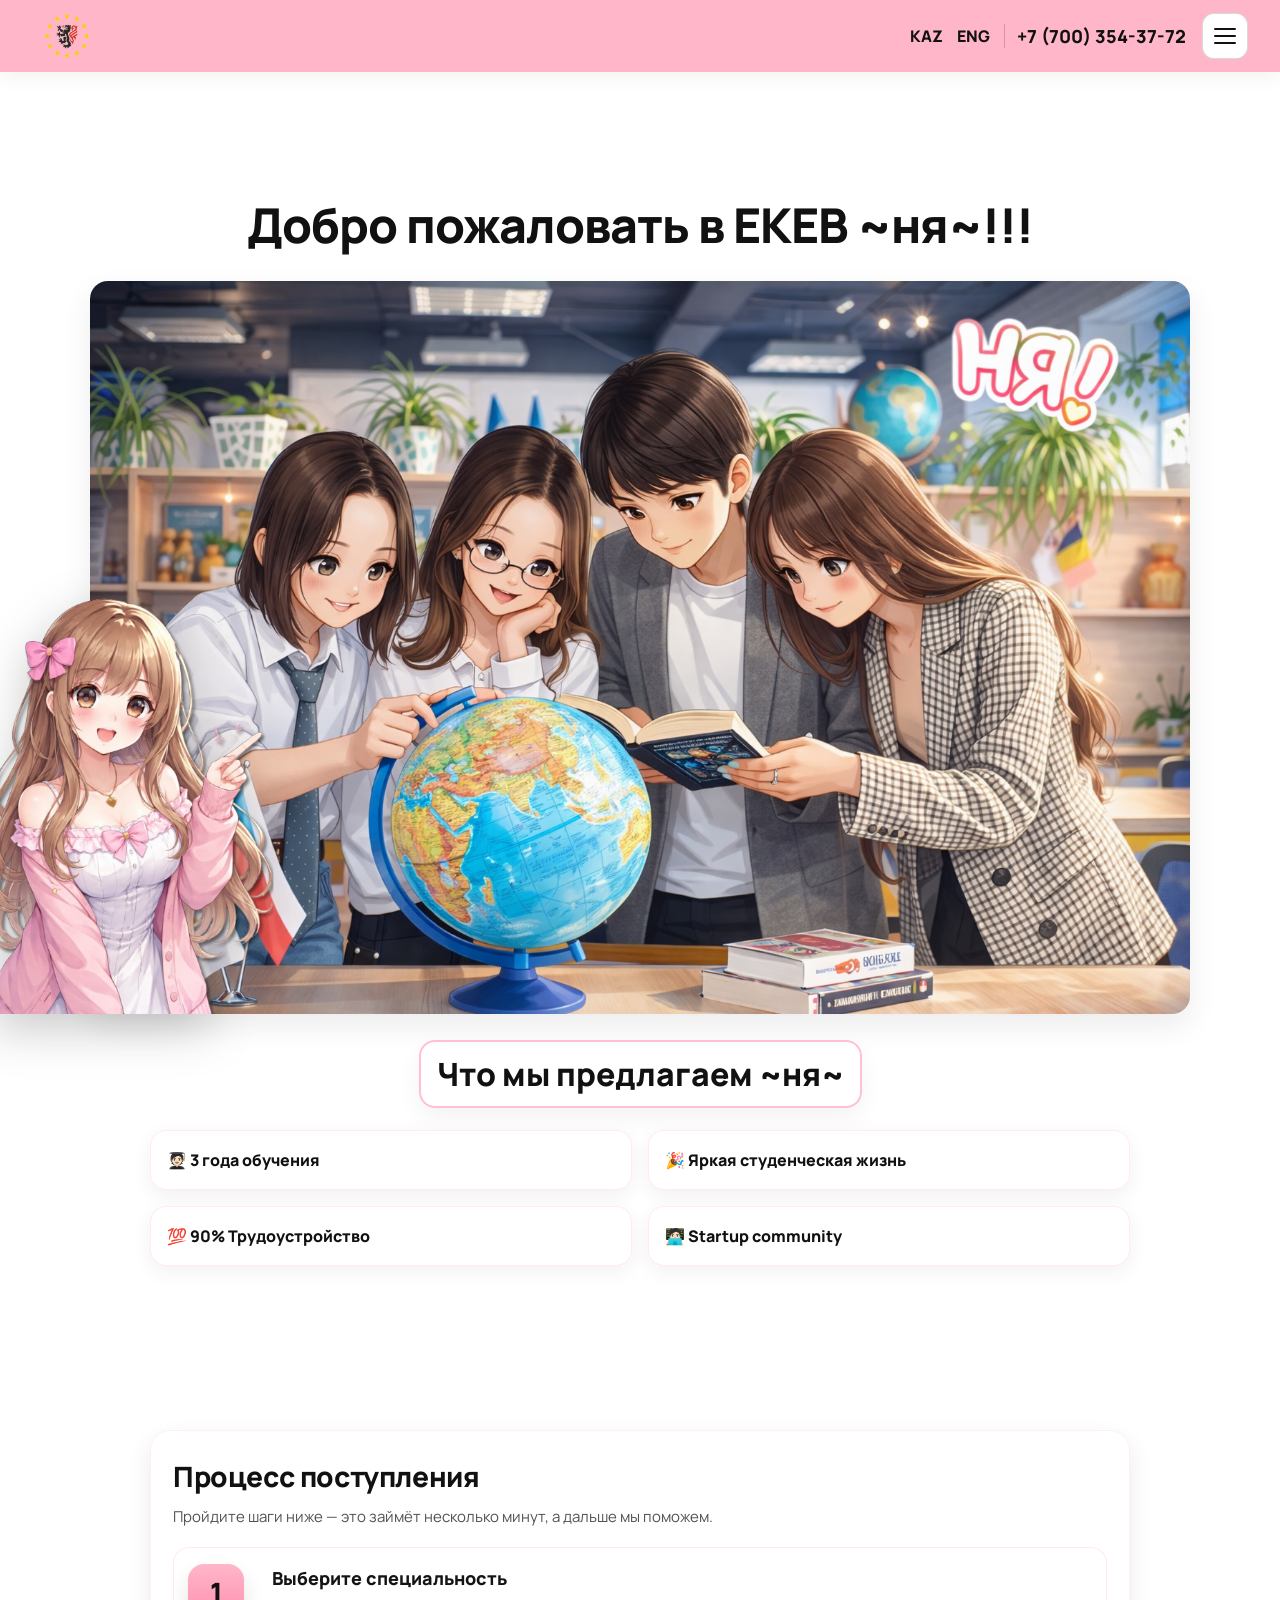
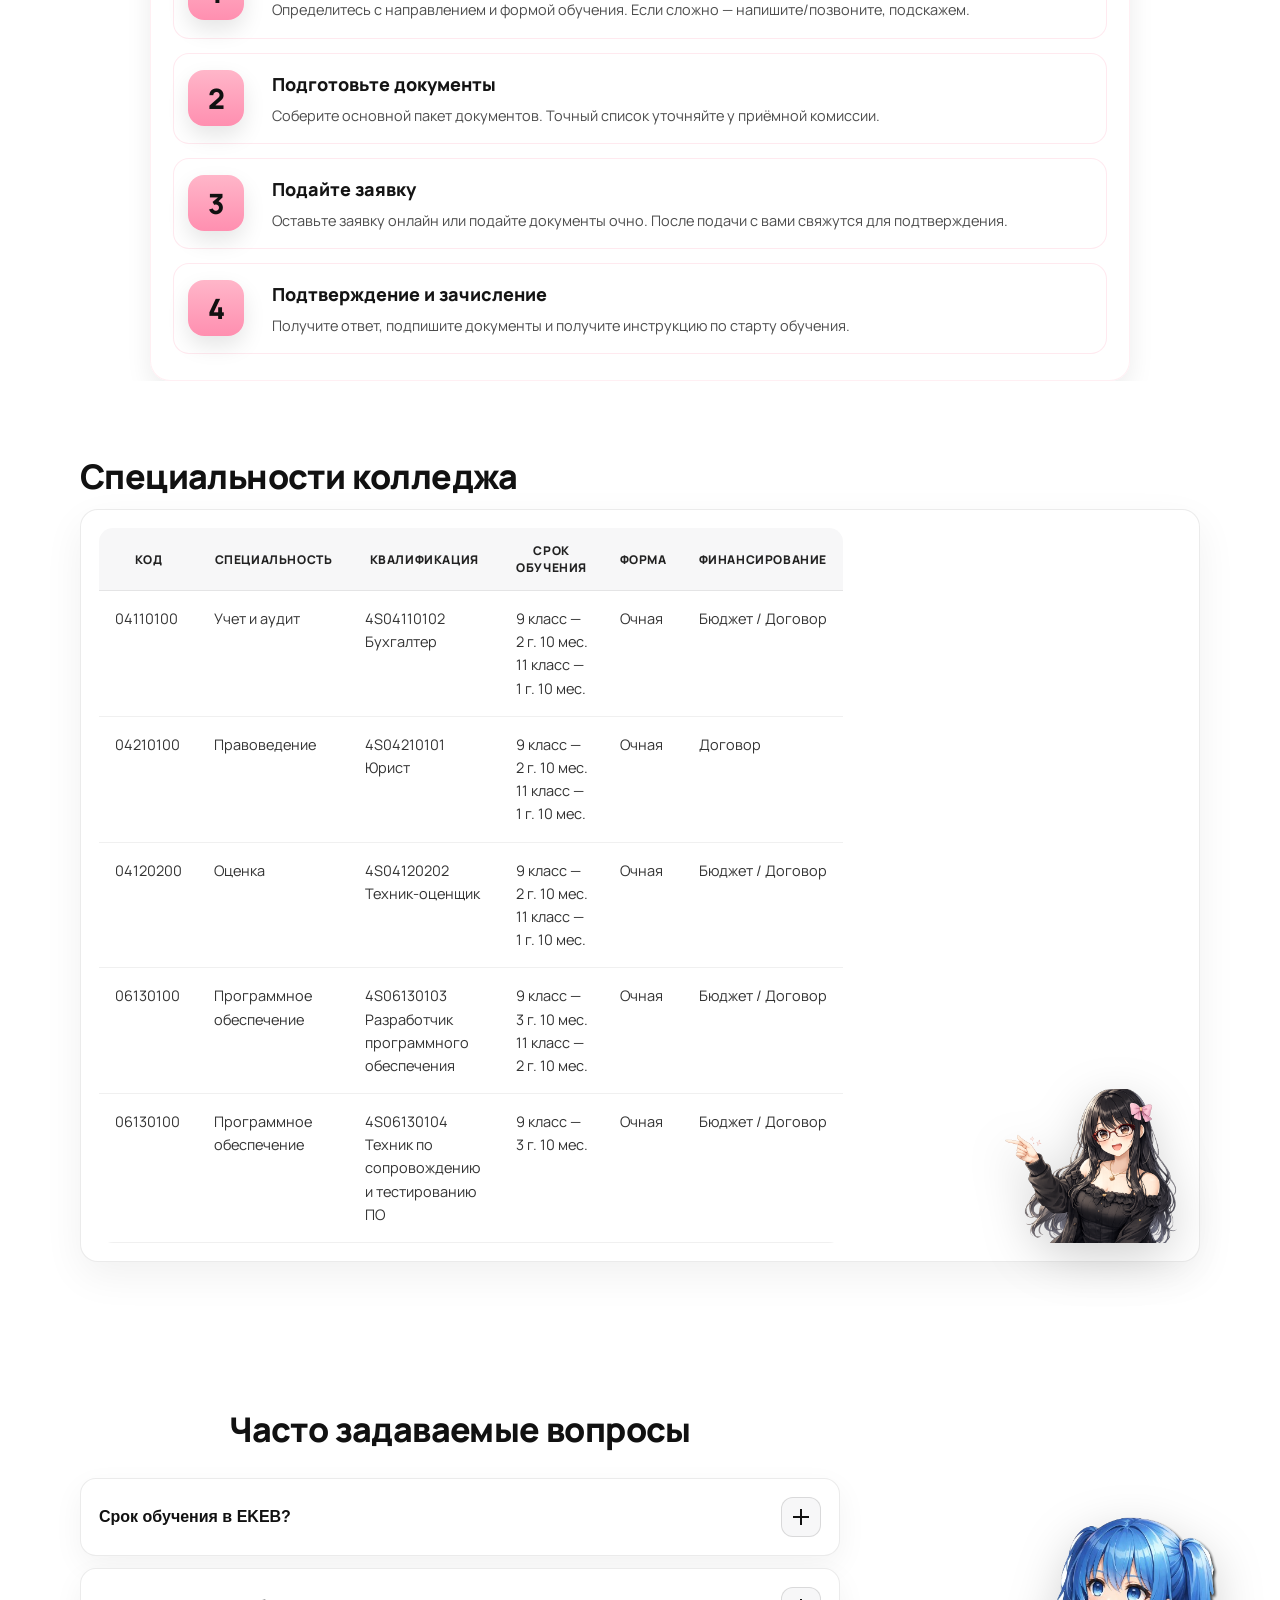
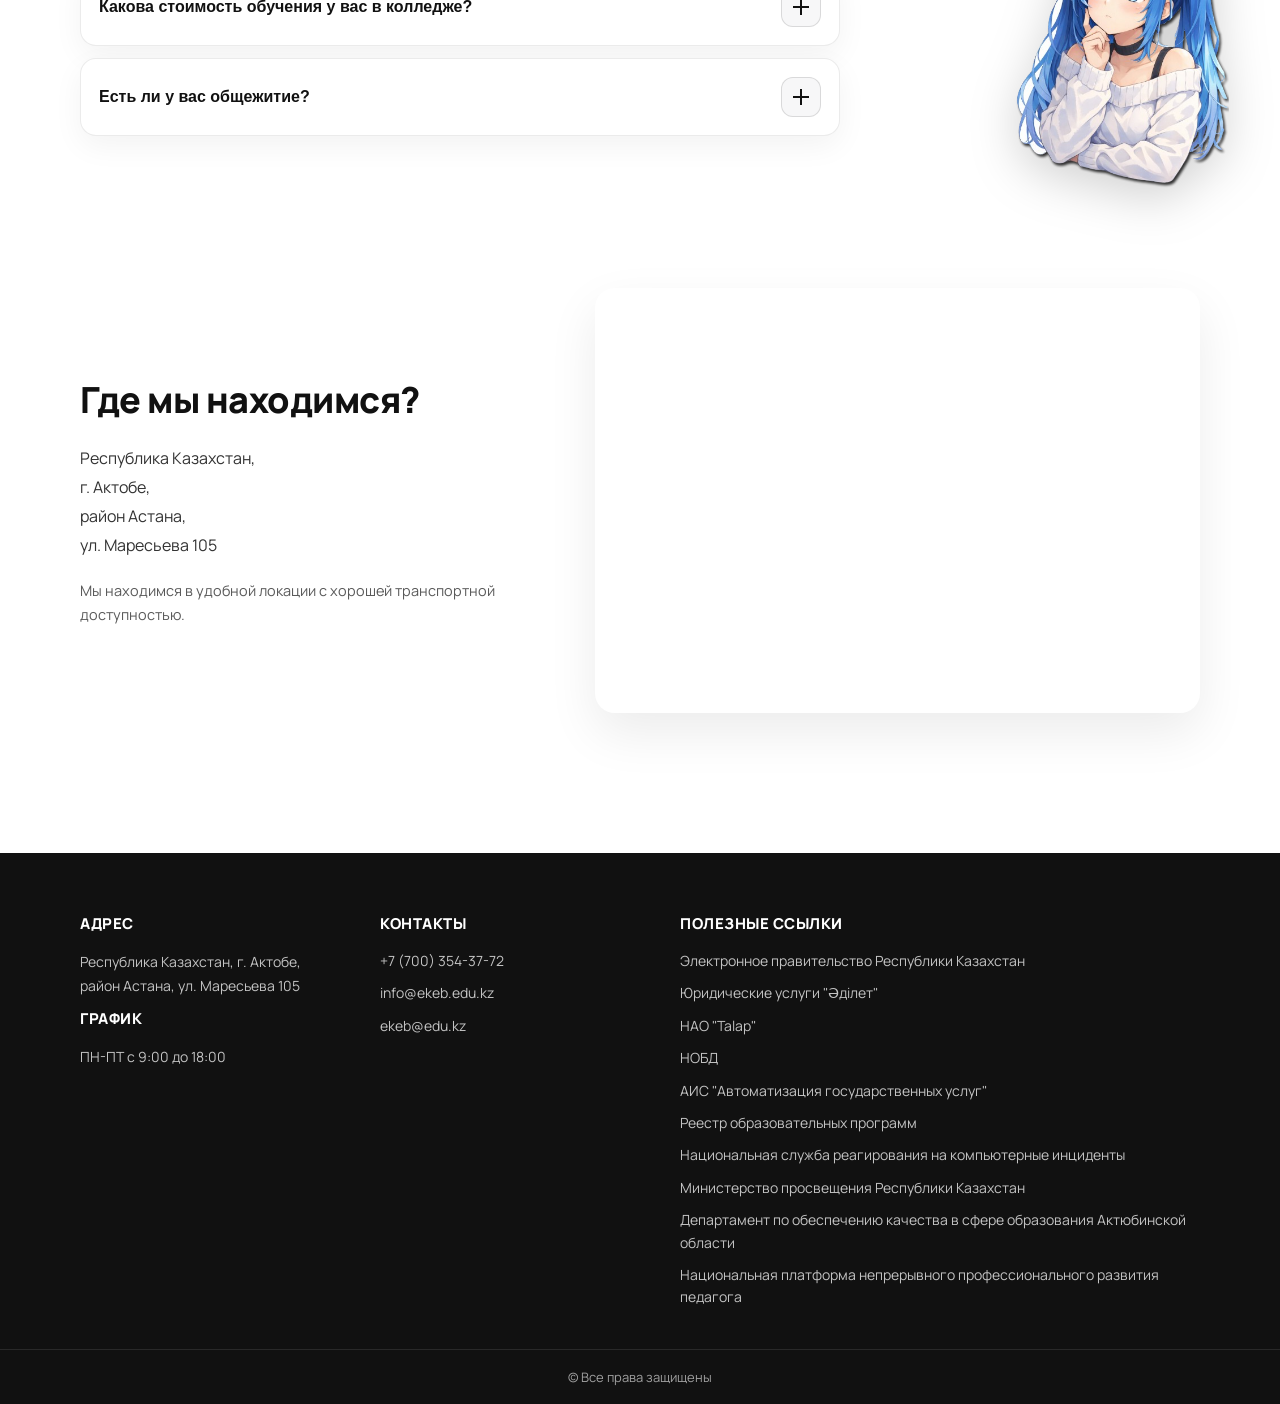
<file: index.html>
<!DOCTYPE html>
<html lang="ru">
<head>
  <meta charset="UTF-8" />
  <meta name="viewport" content="width=device-width, initial-scale=1.0" />
  <title>EKEB</title>

  <link rel="stylesheet" href="style.css">
  <link href="https://fonts.googleapis.com/css2?family=Manrope:wght@600;700;800;900&display=swap" rel="stylesheet">
</head>

<body>
  <div class="page" id="home">

    <!-- HEADER -->
    <header class="site-header">
      <nav class="navbar">
        <a href="index.html" class="navbar__brand">
          <img src="./img/Ellipse_4.png" alt="Логотип" class="navbar__logo" />
        </a>

        <div class="navbar__right">
          <div class="navbar__meta">
            <a href="indexkz.html" class="navbar__lang">KAZ</a>
            <a href="indexen.html" class="navbar__lang">ENG</a>
            <a href="tel:+77003543772" class="navbar__phone">+7 (700) 354-37-72</a>
          </div>

          <button class="navbar__burger" id="burgerBtn" aria-label="Открыть меню" aria-expanded="false">
            <span></span><span></span><span></span>
          </button>
        </div>

        <aside class="drawer" id="drawer" aria-hidden="true">
          <button class="drawer__close" id="drawerClose" aria-label="Закрыть меню">×</button>

          <ul class="drawer__links">
            <li><a href="index.html" class="drawer__link">Главная</a></li>
            <li><a href="about.html" class="drawer__link">О нас</a></li>
            <li><a href="abiturent.html" class="drawer__link">Абитуриенту</a></li>

            <li class="drawer__item drawer__item--has-sub">
              <button class="drawer__link drawer__toggle" type="button" aria-expanded="false">
                <span>Студенту</span>
                <span class="drawer__chev" aria-hidden="true"></span>
              </button>

              <div class="drawer__sub" aria-hidden="true">
                <div class="drawer__sub-inner">
                  <a href="rules.html" class="drawer__sublink">Правила внутреннего распорядка</a>
                  <a href="schedule.html" class="drawer__sublink">Расписание занятий и звонков</a>
                  <a href="consultations.html" class="drawer__sublink">Расписание консультации и экзаменов</a>
                  <a href="study-process.html" class="drawer__sublink">График учебного процесса</a>
                  <a href="library.html" class="drawer__sublink">Библиотека</a>
                  <a href="useful-links.html" class="drawer__sublink">Полезные ссылки</a>
                  <a href="trust-mail.html" class="drawer__sublink">Электронный ящик доверия</a>
                  <a href="student-center.html" class="drawer__sublink">Центр обслуживания студентов</a>
                  <a href="payment.html" class="drawer__sublink">Оплата за обучение</a>
                </div>
              </div>
            </li>

            <li><a href="study.html" class="drawer__link">Обучение</a></li>
          </ul>

          <div class="drawer__socials">
            <a href="#" class="drawer__social" aria-label="Instagram"><img src="./img/social.png" alt="Instagram" /></a>
            <a href="#" class="drawer__social" aria-label="WhatsApp"><img src="./img/whatsapp.png" alt="WhatsApp" /></a>
            <a href="#" class="drawer__social" aria-label="TikTok"><img src="./img/social-media.png" alt="TikTok" /></a>
            <a href="#" class="drawer__social" aria-label="Telegram"><img src="./img/communication.png" alt="Telegram" /></a>
          </div>
        </aside>

        <div class="backdrop" id="backdrop"></div>
      </nav>
    </header>

    <!-- MAIN -->
    <main>

      <!-- HERO -->
      <section class="hero">
        <h1 class="hero__title">Добро пожаловать в EKEB ~ня~!!!</h1>

        <div class="hero__media">
          <img src="./img/ChatGPT Image 24 февр. 2026 г., 23_00_05.png" alt="Фон колледжа" class="hero__image" />

          <!-- аниме-девочка -->
          <img
            src="./img/ChatGPT_Image_24_февр._2026_г.__22_42_09-removebg-preview.png"
            alt="Аниме персонаж"
            class="hero__anime"
          />
        </div>

        <h1 class="hero__subtitle">Что мы предлагаем ~ня~</h1>

        <section class="benefits" aria-label="Преимущества">
          <div class="benefits__item">🧑🏻‍🎓 3 года обучения</div>
          <div class="benefits__item">🎉 Яркая студенческая жизнь</div>
          <div class="benefits__item">💯 90% Трудоустройство</div>
          <div class="benefits__item">🧑🏻‍💻 Startup community</div>
        </section>
      </section>

      <!-- ADMISSION -->
      <section class="admission" aria-label="Процесс поступления">
        <h2 class="admission__title">Процесс поступления</h2>
        <p class="admission__subtitle">Пройдите шаги ниже — это займёт несколько минут, а дальше мы поможем.</p>

        <div class="admission__steps">
          <article class="step">
            <div class="step__num">1</div>
            <div class="step__content">
              <h3 class="step__title">Выберите специальность</h3>
              <p class="step__text">Определитесь с направлением и формой обучения. Если сложно — напишите/позвоните, подскажем.</p>
            </div>
          </article>

          <article class="step">
            <div class="step__num">2</div>
            <div class="step__content">
              <h3 class="step__title">Подготовьте документы</h3>
              <p class="step__text">Соберите основной пакет документов. Точный список уточняйте у приёмной комиссии.</p>
            </div>
          </article>

          <article class="step">
            <div class="step__num">3</div>
            <div class="step__content">
              <h3 class="step__title">Подайте заявку</h3>
              <p class="step__text">Оставьте заявку онлайн или подайте документы очно. После подачи с вами свяжутся для подтверждения.</p>
            </div>
          </article>

          <article class="step">
            <div class="step__num">4</div>
            <div class="step__content">
              <h3 class="step__title">Подтверждение и зачисление</h3>
              <p class="step__text">Получите ответ, подпишите документы и получите инструкцию по старту обучения.</p>
            </div>
          </article>
        </div>
      </section>

    </main>

    <!-- Programs (white section) -->
    <section class="programs-section" id="programs" aria-label="Специальности колледжа">
      <div class="container">
        <h2 class="programs-title">Специальности колледжа</h2>

        <div class="table-wrapper">
          <table class="programs-table" role="table">
            <thead>
              <tr>
                <th>Код</th>
                <th>Специальность</th>
                <th>Квалификация</th>
                <th>Срок обучения</th>
                <th>Форма</th>
                <th>Финансирование</th>
              </tr>
            </thead>

            <tbody>
              <tr>
                <td data-label="Код">04110100</td>
                <td data-label="Специальность">Учет и аудит</td>
                <td data-label="Квалификация">4S04110102<br>Бухгалтер</td>
                <td data-label="Срок обучения">9 класс — 2 г. 10 мес.<br>11 класс — 1 г. 10 мес.</td>
                <td data-label="Форма">Очная</td>
                <td data-label="Финансирование">Бюджет / Договор</td>
              </tr>

              <tr>
                <td data-label="Код">04210100</td>
                <td data-label="Специальность">Правоведение</td>
                <td data-label="Квалификация">4S04210101<br>Юрист</td>
                <td data-label="Срок обучения">9 класс — 2 г. 10 мес.<br>11 класс — 1 г. 10 мес.</td>
                <td data-label="Форма">Очная</td>
                <td data-label="Финансирование">Договор</td>
              </tr>

              <tr>
                <td data-label="Код">04120200</td>
                <td data-label="Специальность">Оценка</td>
                <td data-label="Квалификация">4S04120202<br>Техник-оценщик</td>
                <td data-label="Срок обучения">9 класс — 2 г. 10 мес.<br>11 класс — 1 г. 10 мес.</td>
                <td data-label="Форма">Очная</td>
                <td data-label="Финансирование">Бюджет / Договор</td>
              </tr>

              <tr>
                <td data-label="Код">06130100</td>
                <td data-label="Специальность">Программное обеспечение</td>
                <td data-label="Квалификация">4S06130103<br>Разработчик программного обеспечения</td>
                <td data-label="Срок обучения">9 класс — 3 г. 10 мес.<br>11 класс — 2 г. 10 мес.</td>
                <td data-label="Форма">Очная</td>
                <td data-label="Финансирование">Бюджет / Договор</td>
              </tr>

              <tr>
                <td data-label="Код">06130100</td>
                <td data-label="Специальность">Программное обеспечение</td>
                <td data-label="Квалификация">4S06130104<br>Техник по сопровождению и тестированию ПО</td>
                <td data-label="Срок обучения">9 класс — 3 г. 10 мес.</td>
                <td data-label="Форма">Очная</td>
                <td data-label="Финансирование">Бюджет / Договор</td>
              </tr>
            </tbody>
          </table>

          <!-- аниме рядом со специальностями (не удаляем) -->
          <img src="./img/ChatGPT Image 24 февр. 2026 г., .png" alt="аниме-девочка">
        </div>
      </div>
    </section>

    <!-- FAQ -->
    <section class="faq" id="FAQ" aria-label="Часто задаваемые вопросы">
      <div class="container">
        <h2 class="faq__title">Часто задаваемые вопросы</h2>

        <div class="faq__list">

          <article class="faq__item">
            <button class="faq__question" type="button" aria-expanded="false">
              <span class="faq__qtext">Срок обучения в EKEB?</span>
              <span class="faq__icon" aria-hidden="true"></span>
            </button>

            <div class="faq__answer" role="region">
              <div class="faq__answer-inner">
                <p>Срок обучения в EKEB — 3 года. </p>
              </div>
            </div>
          </article>

          <article class="faq__item">
            <button class="faq__question" type="button" aria-expanded="false">
              <span class="faq__qtext">Какова стоимость обучения у вас в колледже?</span>
              <span class="faq__icon" aria-hidden="true"></span>
            </button>

            <div class="faq__answer" role="region">
              <div class="faq__answer-inner">
                <p>Оплата за обучения за учебный год
380000тг.</p>
              </div>
            </div>
          </article>

          <article class="faq__item">
            <button class="faq__question" type="button" aria-expanded="false">
              <span class="faq__qtext">Есть ли у вас общежитие?</span>
              <span class="faq__icon" aria-hidden="true"></span>
            </button>

            <div class="faq__answer" role="region">
              <div class="faq__answer-inner">
                <p>Да.Наше общежитие находится на ул.Жубанова и в 15 минутах от колледжа</p>
              </div>
            </div>
          </article>

        </div>
      </div>

      <!-- аниме справа у FAQ (не удаляем) -->
      <img src="./img/ChatGPT_Image_25_февр._2026_г.__16_28_36-removebg-preview.png" alt="">

    </section>

    <!-- LOCATION -->
    <section class="location">
      <div class="container location__grid">

        <div class="location__info">
          <h2 class="location__title">Где мы находимся?</h2>

          <p class="location__address">
            Республика Казахстан,<br>
            г. Актобе,<br>
            район Астана,<br>
            ул. Маресьева 105
          </p>

          <p class="location__desc">
            Мы находимся в удобной локации с хорошей транспортной доступностью.
          </p>
        </div>

        <div class="location__map">
          <iframe
            src="https://www.google.com/maps/embed?pb=!1m18!1m12!1m3!1d2548.8761396288605!2d57.1551726!3d50.2942399!2m3!1f0!2f0!3f0!3m2!1i1024!2i768!4f13.1!3m3!1m2!1s0x4182222c03237189%3A0xf9ea5d3b51cbeac4!2z0YPQuy4g0JzQsNGA0LXRgdGM0LXQstCwIDEwNSwg0JDQutGC0L7QsdC1IDAzMDAxOQ!5e0!3m2!1sru!2skz!4v1771798898176!5m2!1sru!2skz"
            loading="lazy"
            referrerpolicy="no-referrer-when-downgrade">
          </iframe>
        </div>

      </div>
    </section>

    <!-- FOOTER -->
    <footer class="footer">
      <div class="container footer__container">

        <div class="footer__col">
          <h3 class="footer__title">Адрес</h3>
          <p class="footer__text">
            Республика Казахстан, г. Актобе,<br>
            район Астана, ул. Маресьева 105
          </p>

          <h3 class="footer__title">График</h3>
          <p class="footer__text">
            ПН-ПТ с 9:00 до 18:00
          </p>
        </div>

        <div class="footer__col">
          <h3 class="footer__title">Контакты</h3>
          <a href="tel:+77003543772" class="footer__link">+7 (700) 354-37-72</a>
          <a href="mailto:info@ekeb.edu.kz" class="footer__link">info@ekeb.edu.kz</a>
          <a href="mailto:ekeb@edu.kz" class="footer__link">ekeb@edu.kz</a>
        </div>

        <div class="footer__col">
          <h3 class="footer__title">Полезные ссылки</h3>

          <a href="#" class="footer__link">Электронное правительство Республики Казахстан</a>
          <a href="#" class="footer__link">Юридические услуги "Әділет"</a>
          <a href="#" class="footer__link">НАО "Talap"</a>
          <a href="#" class="footer__link">НОБД</a>
          <a href="#" class="footer__link">АИС "Автоматизация государственных услуг"</a>
          <a href="#" class="footer__link">Реестр образовательных программ</a>
          <a href="#" class="footer__link">Национальная служба реагирования на компьютерные инциденты</a>
          <a href="#" class="footer__link">Министерство просвещения Республики Казахстан</a>
          <a href="#" class="footer__link">Департамент по обеспечению качества в сфере образования Актюбинской области</a>
          <a href="#" class="footer__link">Национальная платформа непрерывного профессионального развития педагога</a>
        </div>

      </div>

      <div class="footer__bottom">
        © Все права защищены
      </div>
    </footer>

  </div>

  <script src="./burger.js"></script>
</body>
</html>
</file>
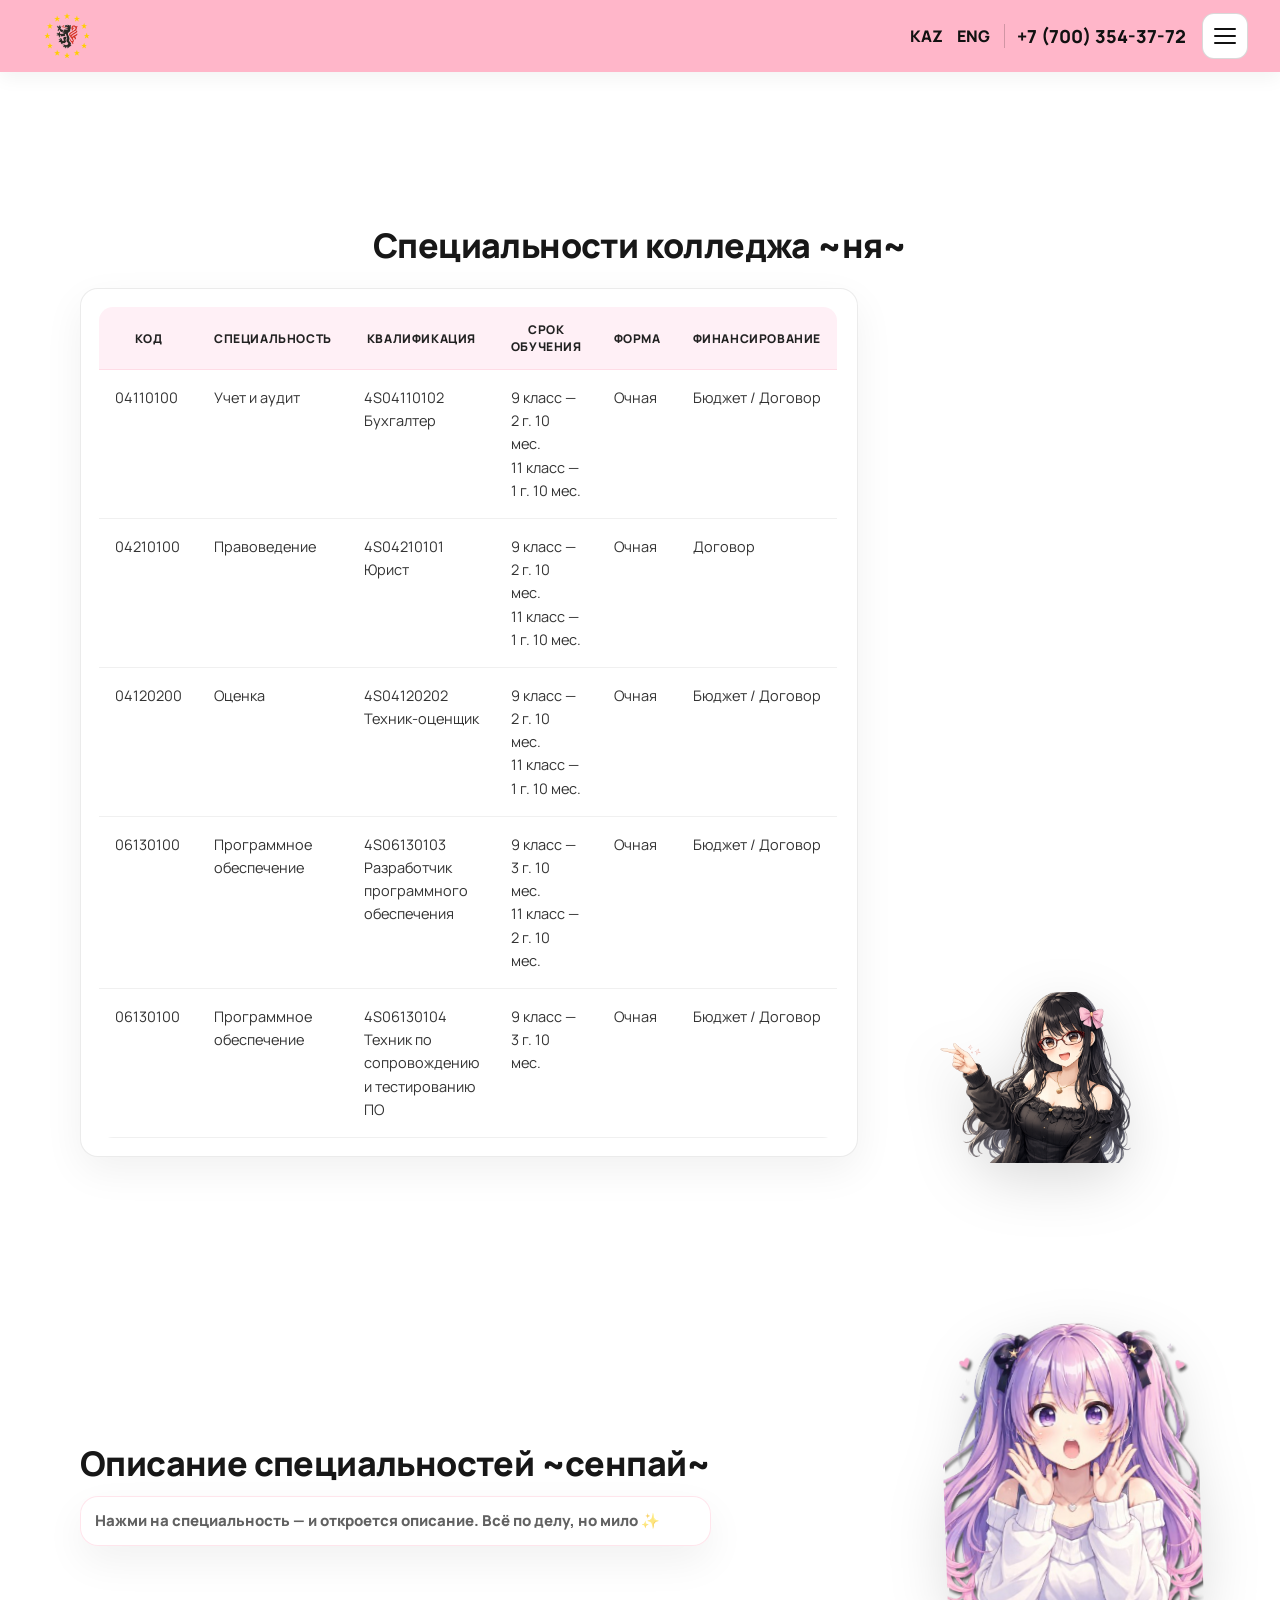
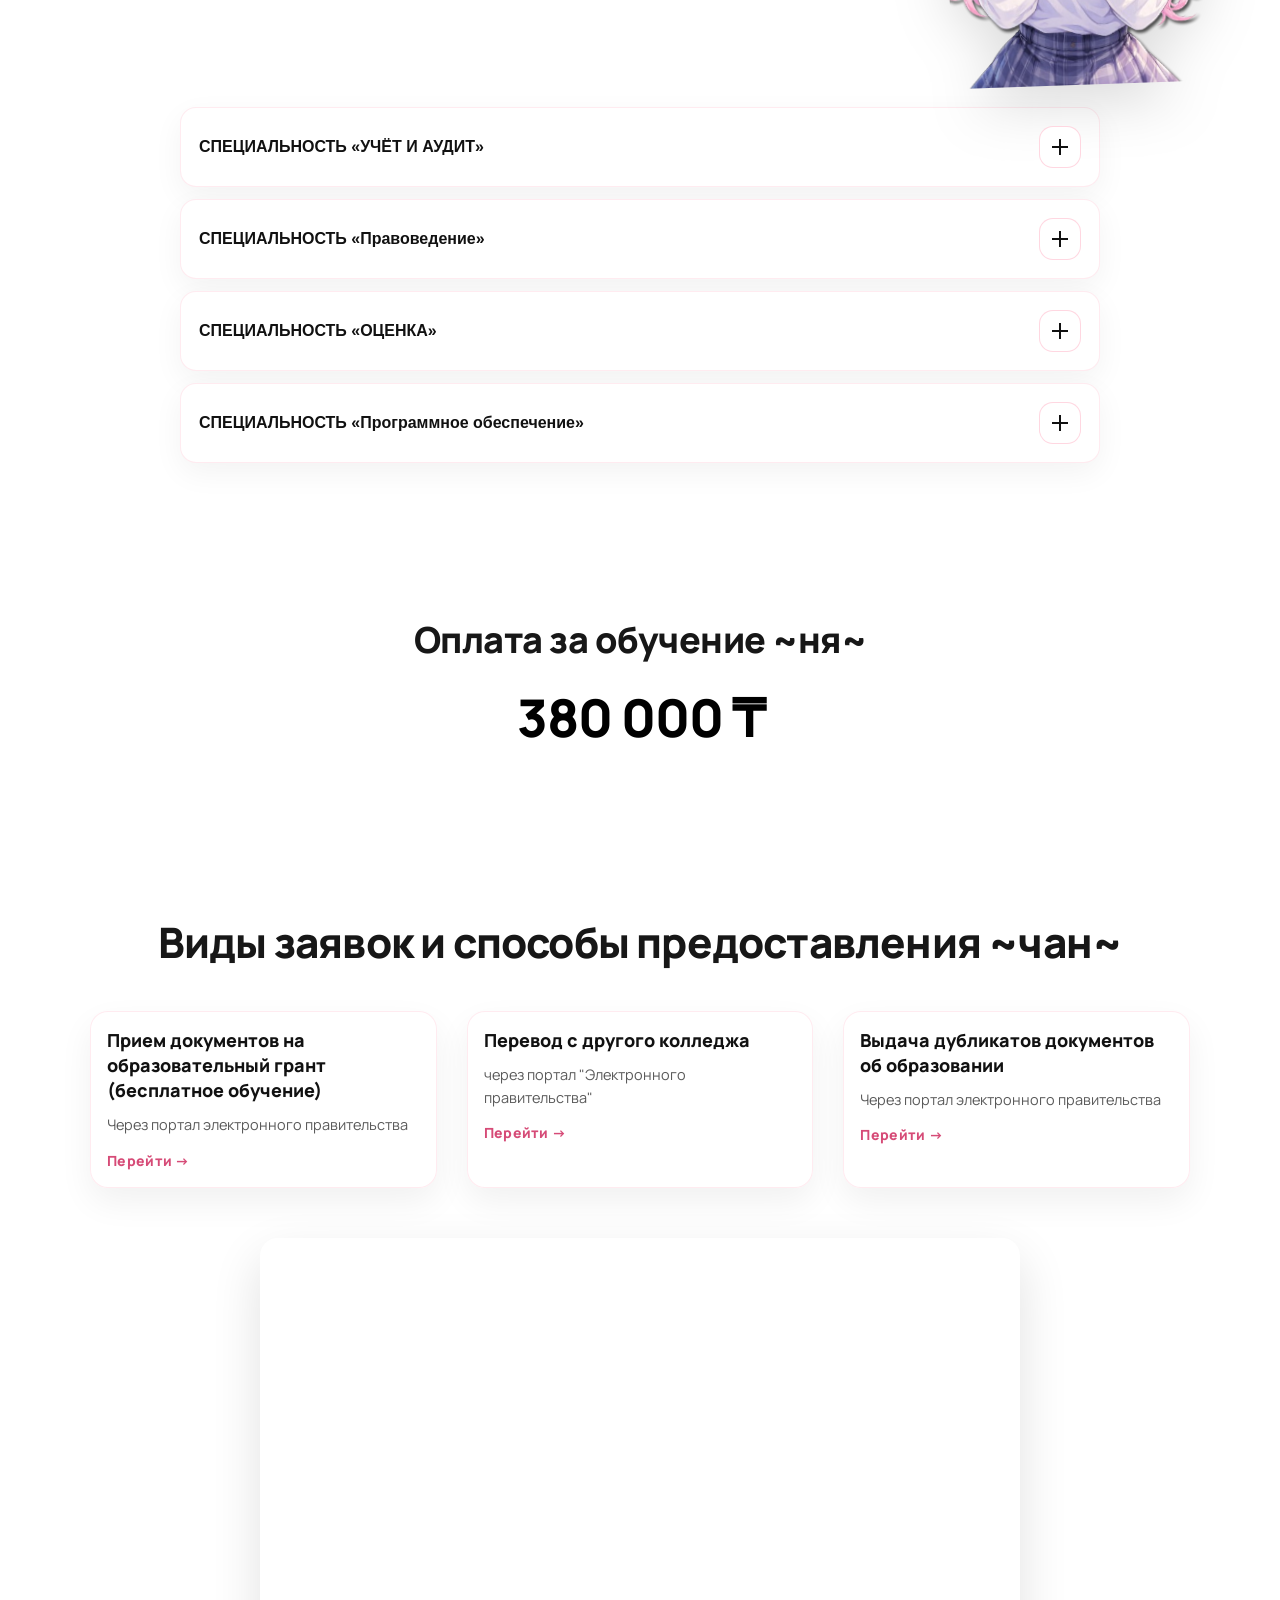
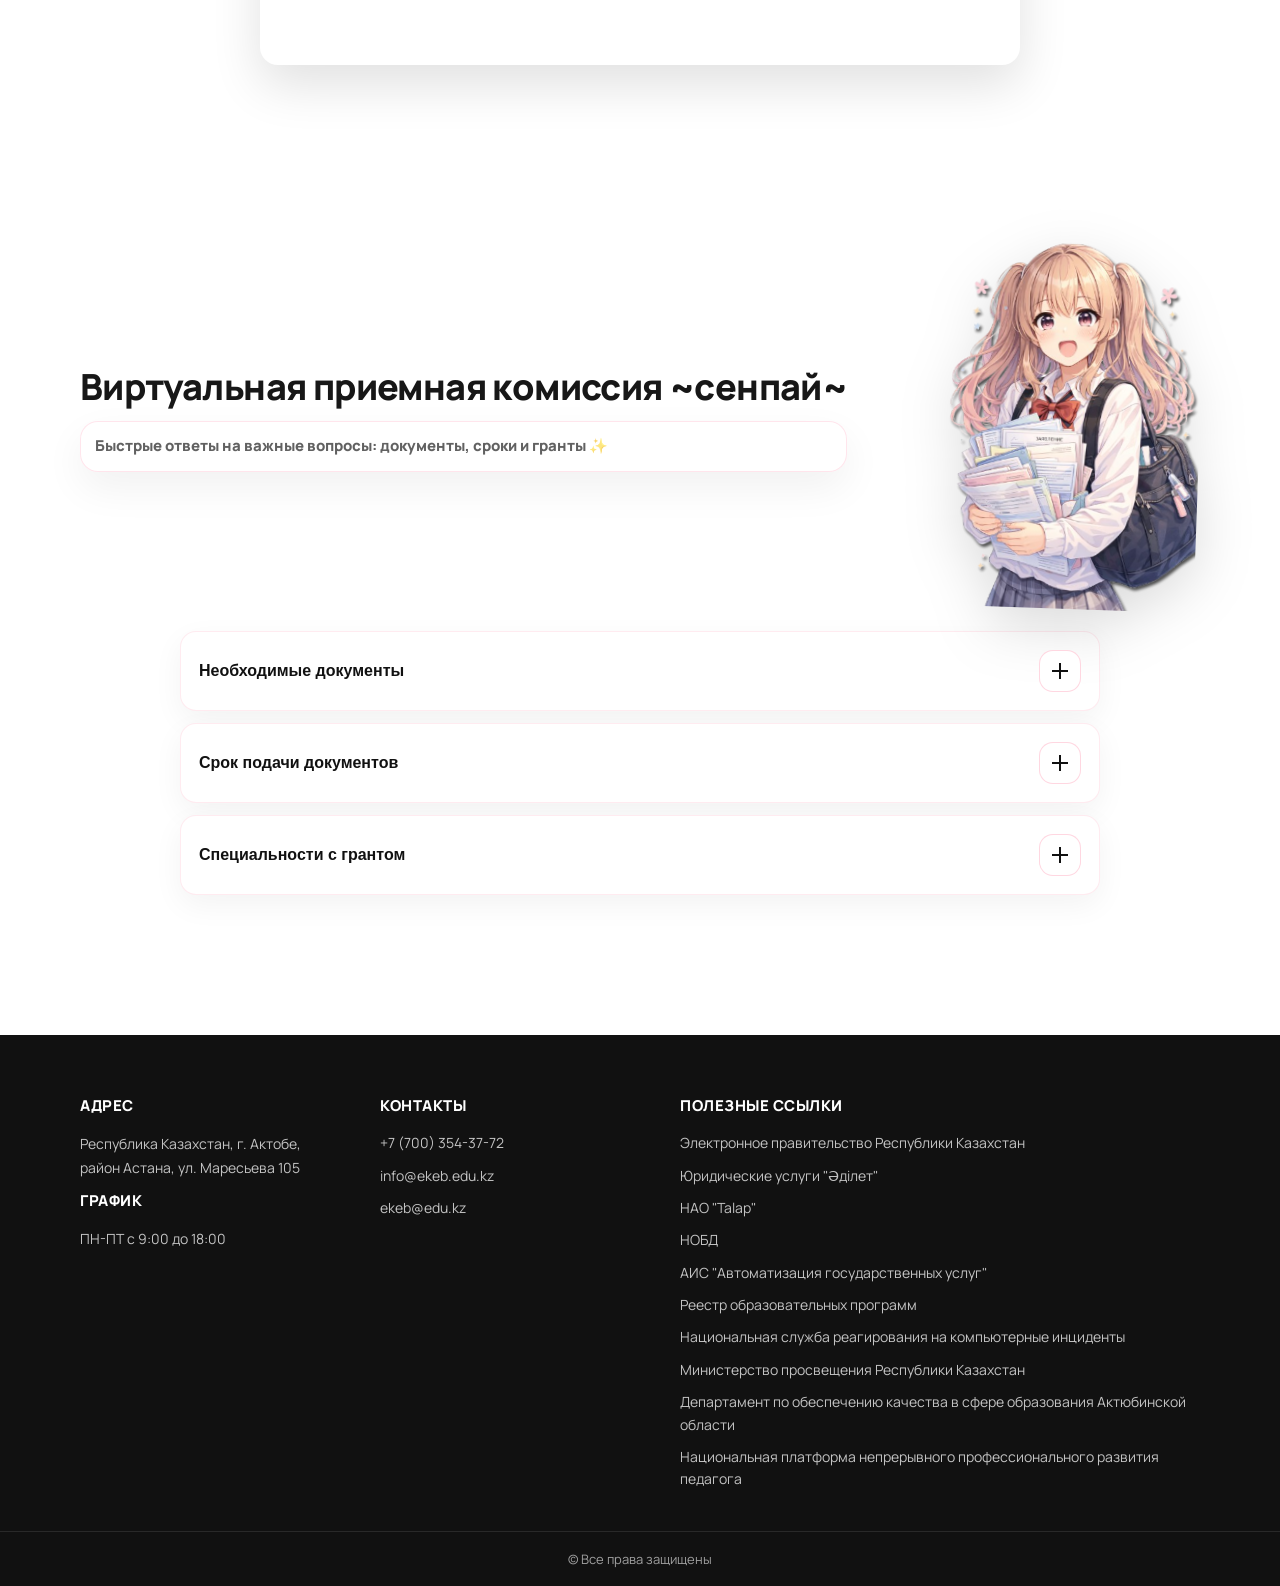
<file: abiturent.html>
<!DOCTYPE html>
<html lang="ru">
<head>
  <meta charset="UTF-8">
  <meta name="viewport" content="width=device-width, initial-scale=1.0">
  <title>Абитуриенту</title>

  <link rel="stylesheet" href="style.css">
  <link rel="stylesheet" href="abiturient.css">
  <link href="https://fonts.googleapis.com/css2?family=Manrope:wght@600;700;800;900&display=swap" rel="stylesheet">
</head>

<body>
  <!-- HEADER -->
  <header class="site-header">
    <nav class="navbar">
      <a href="index.html" class="navbar__brand">
        <img src="./img/Ellipse_4.png" alt="Логотип" class="navbar__logo" />
      </a>

      <div class="navbar__right">
        <div class="navbar__meta">
          <a href="index.html" class="navbar__lang">KAZ</a>
          <a href="indexen.html" class="navbar__lang">ENG</a>
          <a href="tel:+77003543772" class="navbar__phone">+7 (700) 354-37-72</a>
        </div>

        <button class="navbar__burger" id="burgerBtn" aria-label="Открыть меню" aria-expanded="false">
          <span></span><span></span><span></span>
        </button>
      </div>

      <aside class="drawer" id="drawer" aria-hidden="true">
        <button class="drawer__close" id="drawerClose" aria-label="Закрыть меню">×</button>

        <ul class="drawer__links">
          <li><a href="index.html" class="drawer__link">Главная</a></li>
          <li><a href="about.html" class="drawer__link">О нас</a></li>
          <li><a href="abiturent.html" class="drawer__link">Абитуриенту</a></li>

          <li class="drawer__item drawer__item--has-sub">
            <button class="drawer__link drawer__toggle" type="button" aria-expanded="false">
              <span>Студенту</span>
              <span class="drawer__chev" aria-hidden="true"></span>
            </button>

            <div class="drawer__sub" aria-hidden="true">
              <div class="drawer__sub-inner">
                <a href="rules.html" class="drawer__sublink">Правила внутреннего распорядка</a>
                <a href="schedule.html" class="drawer__sublink">Расписание занятий и звонков</a>
                <a href="consultations.html" class="drawer__sublink">Расписание консультации и экзаменов</a>
                <a href="study-process.html" class="drawer__sublink">График учебного процесса</a>
                <a href="library.html" class="drawer__sublink">Библиотека</a>
                <a href="useful-links.html" class="drawer__sublink">Полезные ссылки</a>
                <a href="trust-mail.html" class="drawer__sublink">Электронный ящик доверия</a>
                <a href="student-center.html" class="drawer__sublink">Центр обслуживания студентов</a>
                <a href="payment.html" class="drawer__sublink">Оплата за обучение</a>
              </div>
            </div>
          </li>

          <li><a href="study.html" class="drawer__link">Обучение</a></li>
        </ul>

        <div class="drawer__socials">
          <a href="#" class="drawer__social" aria-label="Instagram"><img src="./img/social.png" alt="Instagram" /></a>
          <a href="#" class="drawer__social" aria-label="WhatsApp"><img src="./img/whatsapp.png" alt="WhatsApp" /></a>
          <a href="#" class="drawer__social" aria-label="TikTok"><img src="./img/social-media.png" alt="TikTok" /></a>
          <a href="#" class="drawer__social" aria-label="Telegram"><img src="./img/communication.png" alt="Telegram" /></a>
        </div>
      </aside>

      <div class="backdrop" id="backdrop"></div>
    </nav>
  </header>

  <main class="abit">

    <!-- ====== SPECIALTIES TABLE ====== -->
    <section class="programs-section" id="programs" aria-label="Специальности колледжа">
      <div class="container">

        <h2 class="programs-title">Специальности колледжа ~ня~</h2>

        <!-- layout: table + anime (left) -->
        <div class="programs-layout">
          <div class="table-wrapper">
            <table class="programs-table" role="table">
              <thead>
                <tr>
                  <th>Код</th>
                  <th>Специальность</th>
                  <th>Квалификация</th>
                  <th>Срок обучения</th>
                  <th>Форма</th>
                  <th>Финансирование</th>
                </tr>
              </thead>

              <tbody>
                <tr>
                  <td data-label="Код">04110100</td>
                  <td data-label="Специальность">Учет и аудит</td>
                  <td data-label="Квалификация">4S04110102<br>Бухгалтер</td>
                  <td data-label="Срок обучения">9 класс — 2 г. 10 мес.<br>11 класс — 1 г. 10 мес.</td>
                  <td data-label="Форма">Очная</td>
                  <td data-label="Финансирование">Бюджет / Договор</td>
                </tr>

                <tr>
                  <td data-label="Код">04210100</td>
                  <td data-label="Специальность">Правоведение</td>
                  <td data-label="Квалификация">4S04210101<br>Юрист</td>
                  <td data-label="Срок обучения">9 класс — 2 г. 10 мес.<br>11 класс — 1 г. 10 мес.</td>
                  <td data-label="Форма">Очная</td>
                  <td data-label="Финансирование">Договор</td>
                </tr>

                <tr>
                  <td data-label="Код">04120200</td>
                  <td data-label="Специальность">Оценка</td>
                  <td data-label="Квалификация">4S04120202<br>Техник-оценщик</td>
                  <td data-label="Срок обучения">9 класс — 2 г. 10 мес.<br>11 класс — 1 г. 10 мес.</td>
                  <td data-label="Форма">Очная</td>
                  <td data-label="Финансирование">Бюджет / Договор</td>
                </tr>

                <tr>
                  <td data-label="Код">06130100</td>
                  <td data-label="Специальность">Программное обеспечение</td>
                  <td data-label="Квалификация">4S06130103<br>Разработчик программного обеспечения</td>
                  <td data-label="Срок обучения">9 класс — 3 г. 10 мес.<br>11 класс — 2 г. 10 мес.</td>
                  <td data-label="Форма">Очная</td>
                  <td data-label="Финансирование">Бюджет / Договор</td>
                </tr>

                <tr>
                  <td data-label="Код">06130100</td>
                  <td data-label="Специальность">Программное обеспечение</td>
                  <td data-label="Квалификация">4S06130104<br>Техник по сопровождению и тестированию ПО</td>
                  <td data-label="Срок обучения">9 класс — 3 г. 10 мес.</td>
                  <td data-label="Форма">Очная</td>
                  <td data-label="Финансирование">Бюджет / Договор</td>
                </tr>
              </tbody>
            </table>
          </div>
          <img
            class="abit-anime abit-anime--left"
            src="./img/ChatGPT Image 24 февр. 2026 г., .png"
            alt="аниме-девочка"
          />
        </div>

      </div>
    </section>

    <!-- ====== SPEC FAQ ====== -->
    <section class="specfaq" id="specfaq" aria-label="Описание специальностей">
      <div class="container">

        <div class="section-head section-head--left">
          <div>
            <h2 class="specfaq__title">Описание специальностей ~сенпай~</h2>
            <p class="section-sub">
              Нажми на специальность — и откроется описание. Всё по делу, но мило ✨
            </p>
          </div>

          <!-- 2-я аниме: слева/рядом с заголовком -->
          <img class="abit-anime abit-anime--head-left"
               src="./img/ChatGPT_Image_25_февр._2026_г.__17_27_06-removebg-preview.png" alt="">
        </div>

        <div class="specfaq__list">

          <!-- 1 -->
          <article class="specfaq__item">
            <button class="specfaq__question" type="button" aria-expanded="false">
              <span class="specfaq__qtext">СПЕЦИАЛЬНОСТЬ «УЧЁТ И АУДИТ»</span>
              <span class="specfaq__icon" aria-hidden="true"></span>
            </button>

            <div class="specfaq__answer" role="region">
              <div class="specfaq__answer-inner">
                <p>
                  Бухгалтерский учёт сегодня занимает одно из главных мест в системе управления. Он
                  отражает реальные процессы
                  производства, обращения, распределения и потребления, характеризует финансовое
                  состояние предприятия и служит
                  основой для принятия управленческих решений.
                </p>
                <p>
                  В программу обучения будущих бухгалтеров входят такие дисциплины, как финансовый
                  учет, деньги, финансы и кредит,
                  налоги и налогообложение, аудит, анализ финансовой отчетности и экономика
                  организации.
                </p>
                <p>
                  После окончания обучения по специальности «Учёт и аудит» можно работать в
                  государственных и коммерческих предприятиях
                  и организациях, банках, биржах, финансовых и страховых компаниях, кредитных
                  организациях и занимать должности
                  главного бухгалтера, финансового директора, экономиста-бухгалтера, бухгалтера или
                  кассира.
                </p>
              </div>
            </div>
          </article>

          <!-- 2 -->
          <article class="specfaq__item">
            <button class="specfaq__question" type="button" aria-expanded="false">
              <span class="specfaq__qtext">СПЕЦИАЛЬНОСТЬ «Правоведение»</span>
              <span class="specfaq__icon" aria-hidden="true"></span>
            </button>

            <div class="specfaq__answer" role="region">
              <div class="specfaq__answer-inner">
                <p>
                  Юрист — это человек, получивший юридическое образование и оказывающий помощь
                  организациям и гражданам
                  в составлении документов и выборе линии поведения в различных ситуациях.
                </p>
                <p>
                  Основное время работы у юристов занимает составление документов, изучение
                  нормативно-правовых актов и литературы,
                  связанной с действующим законодательством.
                </p>
                <p>
                  Профессия подходит морально устойчивым людям с аналитическим складом ума. Важны
                  честность и неподкупность.
                </p>
                <p>
                  Зарплата зависит от сферы, знаний, языков и опыта. В среднем варьируется от 80 000
                  до 320 000 тенге.
                </p>
              </div>
            </div>
          </article>

          <!-- 3 -->
          <article class="specfaq__item">
            <button class="specfaq__question" type="button" aria-expanded="false">
              <span class="specfaq__qtext">СПЕЦИАЛЬНОСТЬ «ОЦЕНКА»</span>
              <span class="specfaq__icon" aria-hidden="true"></span>
            </button>

            <div class="specfaq__answer" role="region">
              <div class="specfaq__answer-inner">
                <p>
                  В программу обучения входят: бухгалтерский учет, макро- и микроэкономика, менеджмент
                  и маркетинг, оценка земли,
                  бизнеса, движимого и недвижимого имущества, экспертиза имущественных прав и др.
                </p>
                <p>
                  Выпускник может работать экспертом-оценщиком, консультантом по оценке имущества,
                  земли, машин, оборудования,
                  транспортных средств, нематериальных активов, интеллектуальной собственности,
                  бизнеса, а также занимать руководящие
                  и экспертные должности.
                </p>
              </div>
            </div>
          </article>

          <!-- 4 -->
          <article class="specfaq__item">
            <button class="specfaq__question" type="button" aria-expanded="false">
              <span class="specfaq__qtext">СПЕЦИАЛЬНОСТЬ «Программное обеспечение»</span>
              <span class="specfaq__icon" aria-hidden="true"></span>
            </button>

            <div class="specfaq__answer" role="region">
              <div class="specfaq__answer-inner">
                <p>
                  Разработчик программного обеспечения (software developer) — специалист,
                  задействованный в разработке ПО не только
                  с точки зрения дизайна и кодинга, но и в аспектах качества, стоимости, надёжности и
                  сопровождения продукта.
                </p>
                <p>
                  Разработка ПО как инженерная дисциплина — часть программной инженерии. Многие
                  программы содержат миллионы строк кода
                  и должны корректно работать в меняющихся условиях.
                </p>

                <h4 class="specfaq__sub">Техник по сопровождению и тестированию ПО</h4>
                <ul class="specfaq__ul">
                  <li>Изучает продукт, цель и алгоритм работы</li>
                  <li>Выбирает метод тестирования</li>
                  <li>Разрабатывает тест-кейсы</li>
                  <li>Пишет автоматические тесты (если нужно)</li>
                  <li>Проводит проверку, находит ошибки и оформляет отчёты</li>
                  <li>Готовит отчётность и техническую документацию</li>
                  <li>Взаимодействует с разработчиками и другими отделами</li>
                  <li>Консультирует по устранению ошибок</li>
                </ul>

                <p>
                  Для работы важны: понимание процессов тестирования, принципы работы ОС, умение
                  писать планы тестирования и тестовые сценарии.
                </p>
              </div>
            </div>
          </article>

        </div>
      </div>
    </section>

    <!-- ====== TUITION ====== -->
    <section class="tuition">
      <div class="tuition__inner">
        <h2 class="tuition__title">Оплата за обучение ~ня~</h2>
        <div class="tuition__price">380 000 ₸</div>
      </div>
    </section>

    <!-- ====== APPLICATIONS ====== -->
    <section class="applications">
      <div class="applications__container">

        <h2 class="applications__title">Виды заявок и способы предоставления ~чан~</h2>

        <div class="applications__grid">

          <a href="https://egov.kz/cms/ru/services/professional_education/pr_5" class="applications__item">
            <h3 class="applications__item-title">
              Прием документов на образовательный грант (бесплатное обучение)
            </h3>
            <p class="applications__item-sub">Через портал электронного правительства</p>
            <span class="applications__link">Перейти →</span>
          </a>

          <a href="https://egov.kz/cms/ru/services/professional_education/perevod_1" class="applications__item">
            <h3 class="applications__item-title">Перевод с другого колледжа</h3>
            <p class="applications__item-sub">через портал "Электронного правительства"</p>
            <span class="applications__link">Перейти →</span>
          </a>

          <a href="https://egov.kz/cms/ru/services/professional_education/pass-mon212-214" class="applications__item">
            <h3 class="applications__item-title">Выдача дубликатов документов об образовании</h3>
            <p class="applications__item-sub">Через портал электронного правительства</p>
            <span class="applications__link">Перейти →</span>
          </a>

        </div>

        <div class="applications__video">
          <iframe
            src="https://www.youtube.com/embed/TDOdfw5DBWE?si=vnrpOPbummzHVZH2"
            title="YouTube video player"
            allow="accelerometer; autoplay; clipboard-write; encrypted-media; gyroscope; picture-in-picture; web-share"
            allowfullscreen>
          </iframe>
        </div>

      </div>
    </section>

    <!-- ====== VFAQ ====== -->
    <section class="vfaq" id="virtual" aria-label="Виртуальная приемная комиссия">
      <div class="container">

        <div class="section-head section-head--right">
          <div>
            <h2 class="vfaq__title">Виртуальная приемная комиссия ~сенпай~</h2>
            <p class="section-sub">
              Быстрые ответы на важные вопросы: документы, сроки и гранты ✨
            </p>
          </div>

          <!-- 3-я аниме: справа/рядом с заголовком -->
          <img
            class="abit-anime abit-anime--head-right"
            src="./img/ChatGPT_Image_25_февр._2026_г.__17_28_41-removebg-preview.png"
            alt=""
          />
        </div>

        <div class="vfaq__list">

          <article class="vfaq__item">
            <button class="vfaq__question" type="button" aria-expanded="false">
              <span class="vfaq__qtext">Необходимые документы</span>
              <span class="vfaq__icon" aria-hidden="true"></span>
            </button>

            <div class="vfaq__answer" role="region">
              <div class="vfaq__answer-inner">
                <ol class="vfaq__ol">
                  <li>Документ об образовании (подлинник)</li>
                  <li>Медицинская справка форма 075-У</li>
                  <li>Фотографии 4 шт. (размер 3×4)</li>
                  <li>Копия удостоверения личности (свидетельства о рождении)</li>
                  <li>Подтверждающий документ льготной категори (при наличии)</li>
                  <li>ЭЦП одного из родителей (законного представителя)</li>
                  <li>Скоросшиватель, файл, конверт</li>
                </ol>
              </div>
            </div>
          </article>

          <article class="vfaq__item">
            <button class="vfaq__question" type="button" aria-expanded="false">
              <span class="vfaq__qtext">Срок подачи документов</span>
              <span class="vfaq__icon" aria-hidden="true"></span>
            </button>

            <div class="vfaq__answer" role="region">
              <div class="vfaq__answer-inner">
                <div class="vfaq__block">
                  <p class="vfaq__label">На платное отделение</p>
                  <p class="vfaq__text">с 25 июня по 25 августа</p>
                </div>

                <div class="vfaq__block">
                  <p class="vfaq__label">На образовательный грант</p>

                  <div class="vfaq__rows">
                    <div class="vfaq__row">
                      <span class="vfaq__muted">после 9 класса</span>
                      <span class="vfaq__text">с 25 июня по 18 августа</span>
                    </div>
                    <div class="vfaq__row">
                      <span class="vfaq__muted">после 11 класса</span>
                      <span class="vfaq__text">с 25 июня по 20 августа</span>
                    </div>
                  </div>
                </div>

              </div>
            </div>
          </article>

          <article class="vfaq__item">
            <button class="vfaq__question" type="button" aria-expanded="false">
              <span class="vfaq__qtext">Специальности с грантом</span>
              <span class="vfaq__icon" aria-hidden="true"></span>
            </button>

            <div class="vfaq__answer" role="region">
              <div class="vfaq__answer-inner">
                <ul class="vfaq__ul">
                  <li><strong>04110100</strong> Учет и аудит — <strong>4S04110102</strong> Бухгалтер: 9 и 11 класс</li>
                  <li><strong>04120200</strong> Оценка — <strong>4S04120202</strong> Техник-оценщик: 9 класс</li>
                  <li><strong>06130100</strong> Программное обеспечение — <strong>4S06130103</strong> Разработчик ПО: 9 и 11 класс</li>
                  <li><strong>06130100</strong> Программное обеспечение — <strong>4S06130104</strong> Техник по сопровождению и тестированию ПО: 9 класс</li>
                </ul>
              </div>
            </div>
          </article>

        </div>
      </div>
    </section>

  </main>

  <!-- FOOTER -->
  <footer class="footer">
    <div class="container footer__container">
      <div class="footer__col">
        <h3 class="footer__title">Адрес</h3>
        <p class="footer__text">
          Республика Казахстан, г. Актобе,<br>
          район Астана, ул. Маресьева 105
        </p>

        <h3 class="footer__title">График</h3>
        <p class="footer__text">ПН-ПТ с 9:00 до 18:00</p>
      </div>

      <div class="footer__col">
        <h3 class="footer__title">Контакты</h3>
        <a href="tel:+77003543772" class="footer__link">+7 (700) 354-37-72</a>
        <a href="mailto:info@ekeb.edu.kz" class="footer__link">info@ekeb.edu.kz</a>
        <a href="mailto:ekeb@edu.kz" class="footer__link">ekeb@edu.kz</a>
      </div>

      <div class="footer__col">
        <h3 class="footer__title">Полезные ссылки</h3>
        <a href="#" class="footer__link">Электронное правительство Республики Казахстан</a>
        <a href="#" class="footer__link">Юридические услуги "Әділет"</a>
        <a href="#" class="footer__link">НАО "Talap"</a>
        <a href="#" class="footer__link">НОБД</a>
        <a href="#" class="footer__link">АИС "Автоматизация государственных услуг"</a>
        <a href="#" class="footer__link">Реестр образовательных программ</a>
        <a href="#" class="footer__link">Национальная служба реагирования на компьютерные инциденты</a>
        <a href="#" class="footer__link">Министерство просвещения Республики Казахстан</a>
        <a href="#" class="footer__link">Департамент по обеспечению качества в сфере образования Актюбинской области</a>
        <a href="#" class="footer__link">Национальная платформа непрерывного профессионального развития педагога</a>
      </div>
    </div>

    <div class="footer__bottom">© Все права защищены</div>
  </footer>

  <script src="./burger.js"></script>
</body>
</html>
</file>
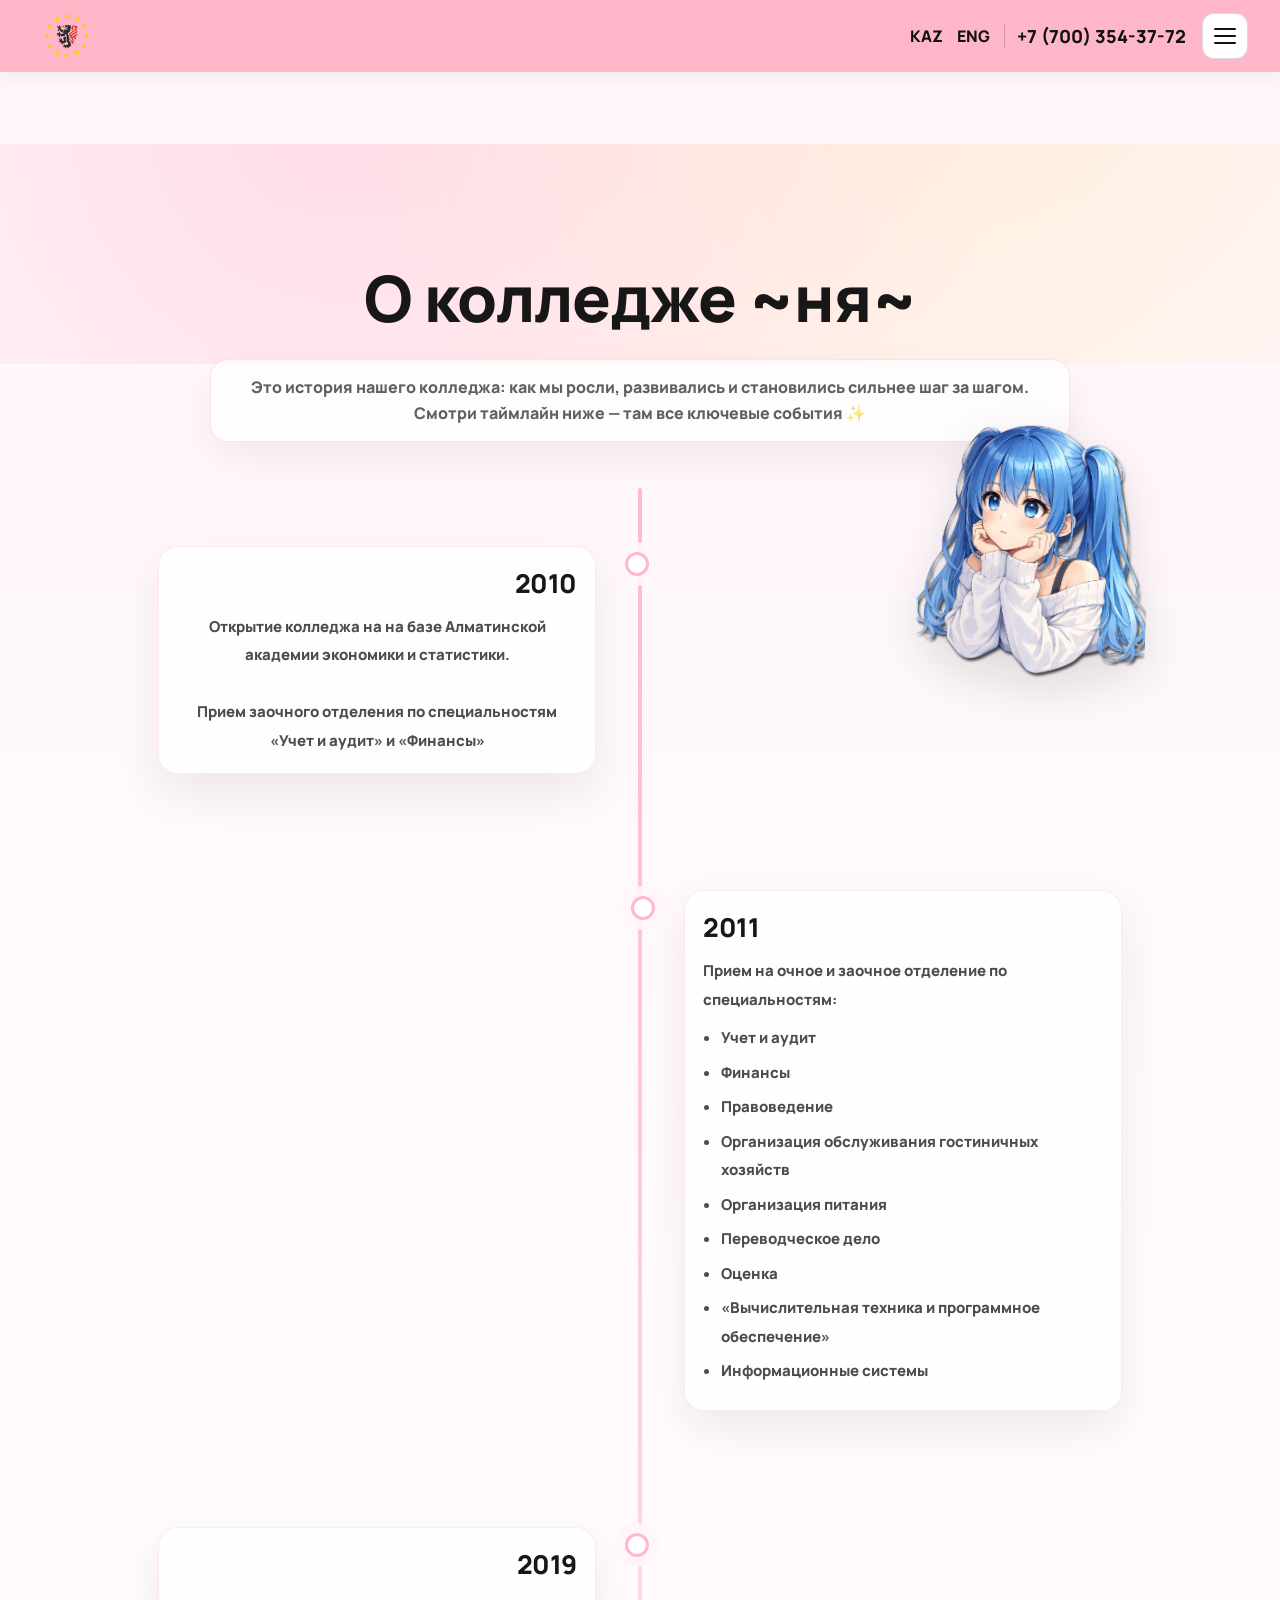
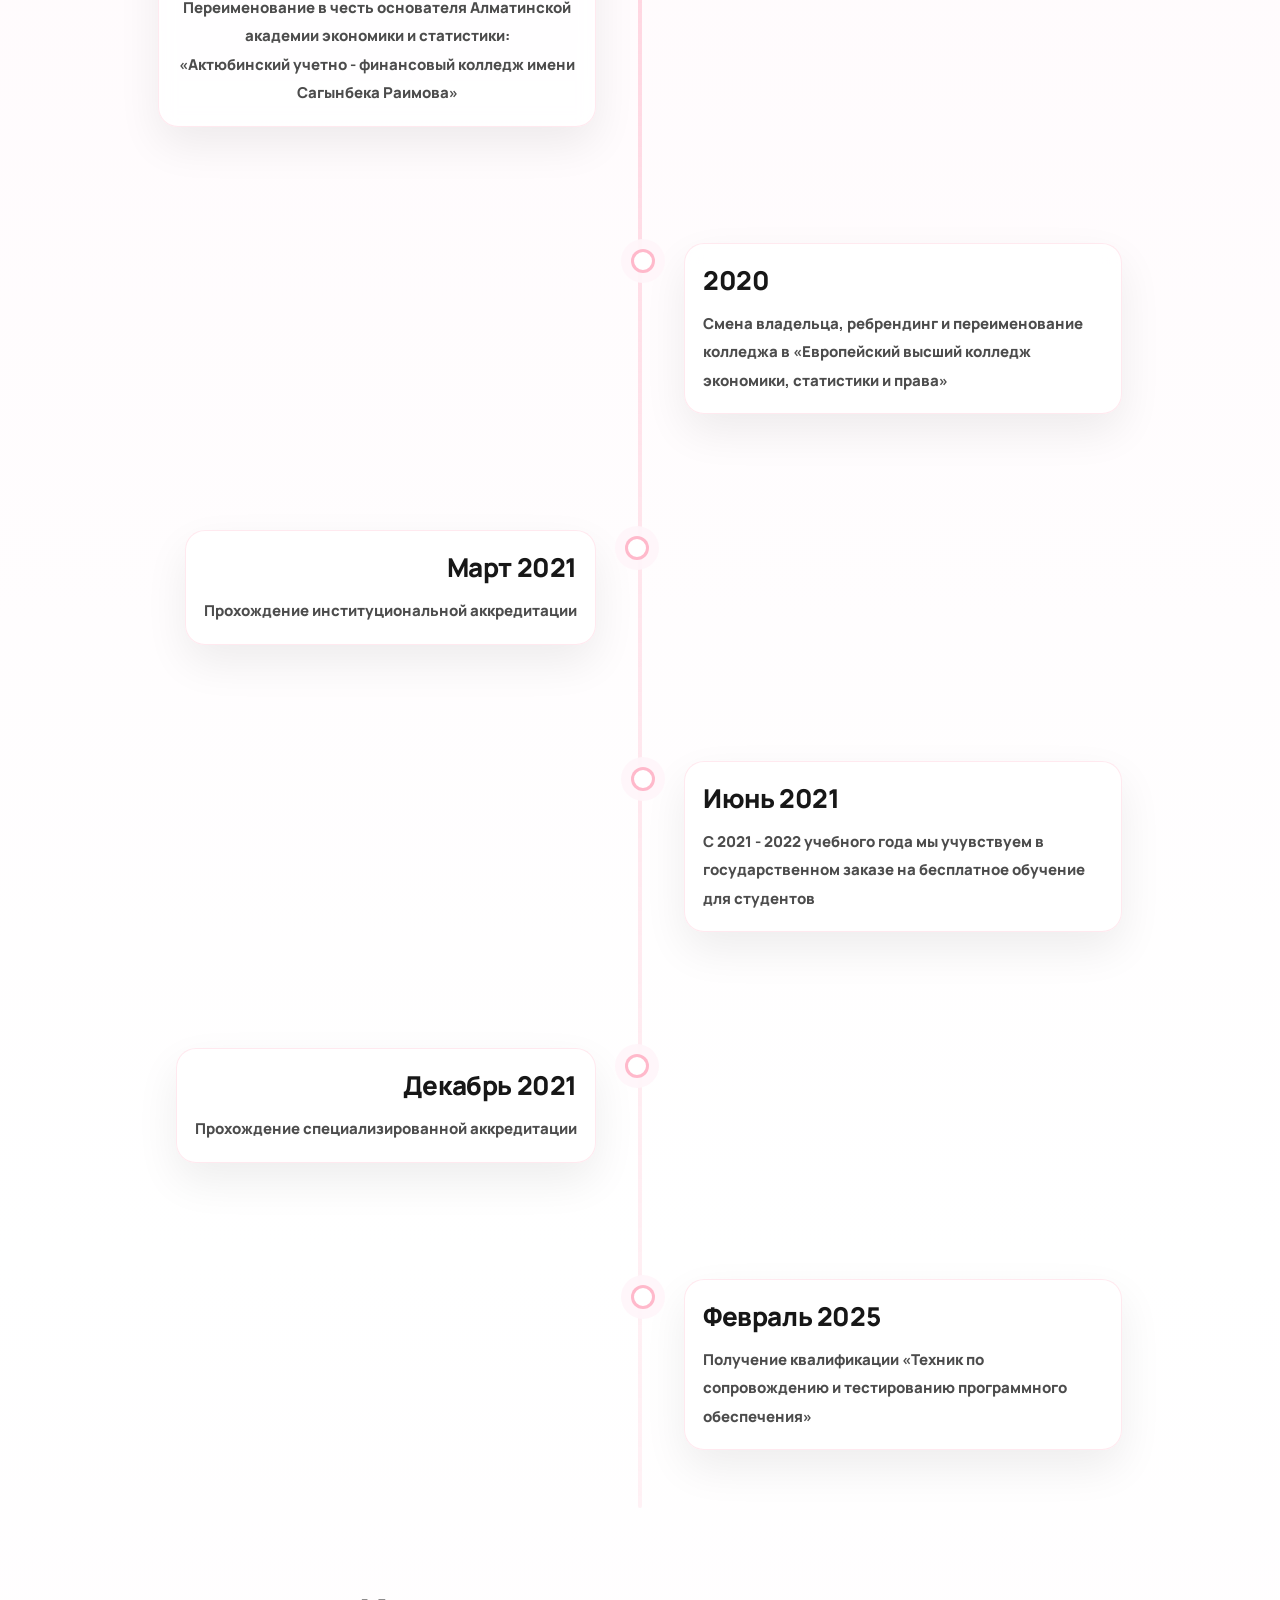
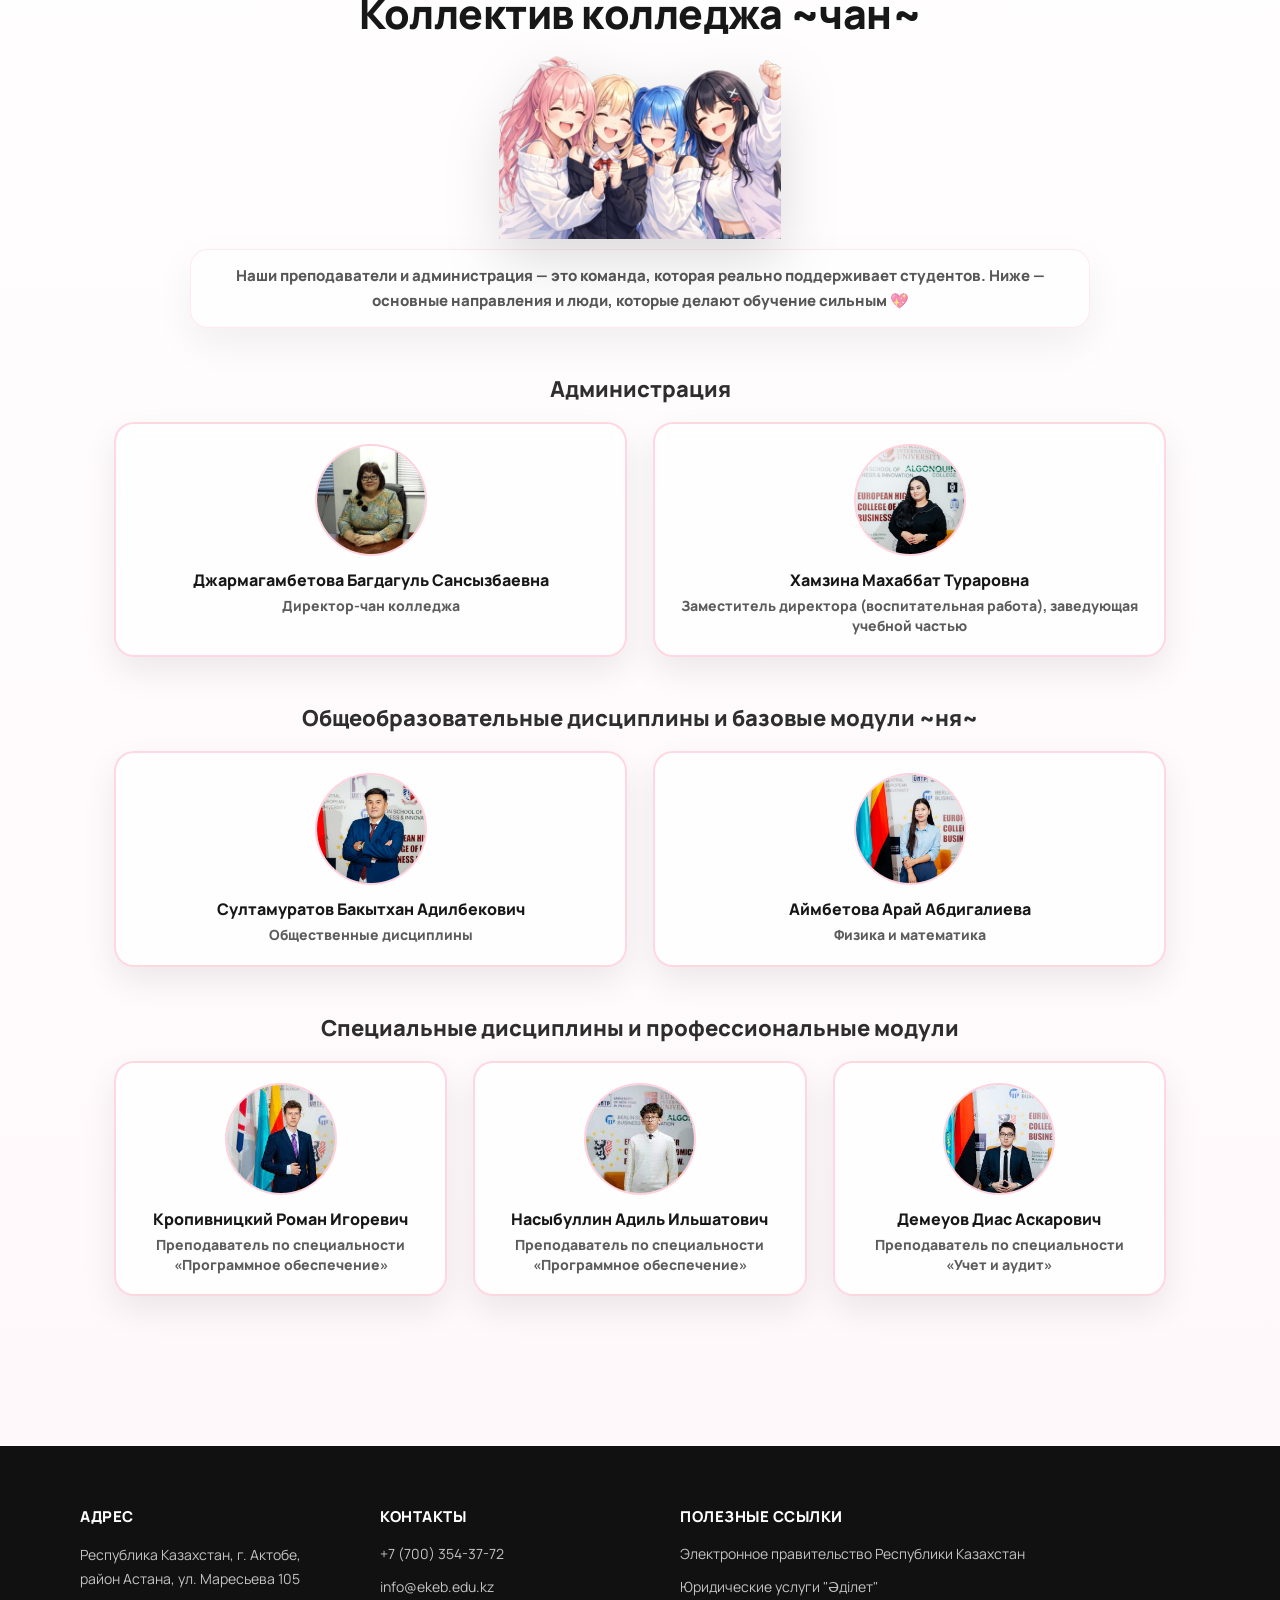
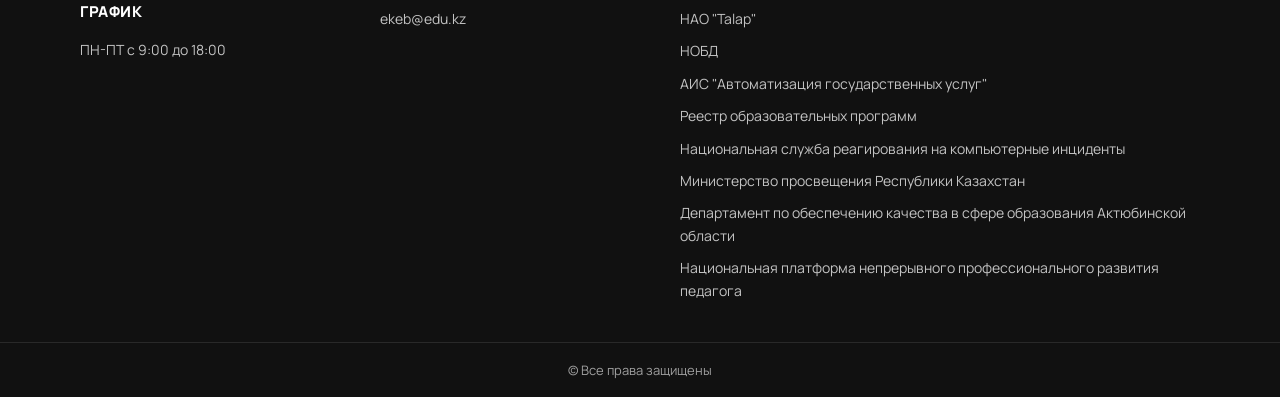
<file: about.html>
<!DOCTYPE html>
<html lang="ru">
<head>
  <meta charset="UTF-8" />
  <meta name="viewport" content="width=device-width, initial-scale=1.0" />
  <title>О колледже — EKEB</title>

  <link rel="stylesheet" href="style.css">
  <link rel="stylesheet" href="about.css">
  <link href="https://fonts.googleapis.com/css2?family=Manrope:wght@600;700;800;900&display=swap" rel="stylesheet">
</head>

<body>
  <div class="page" id="about">

    <!-- HEADER -->
    <header class="site-header">
      <nav class="navbar">
        <a href="index.html" class="navbar__brand">
          <img src="./img/Ellipse_4.png" alt="Логотип" class="navbar__logo" />
        </a>

        <div class="navbar__right">
          <div class="navbar__meta">
            <a href="index.html" class="navbar__lang">KAZ</a>
            <a href="indexen.html" class="navbar__lang">ENG</a>
            <a href="tel:+77003543772" class="navbar__phone">+7 (700) 354-37-72</a>
          </div>

          <button class="navbar__burger" id="burgerBtn" aria-label="Открыть меню" aria-expanded="false">
            <span></span><span></span><span></span>
          </button>
        </div>

        <aside class="drawer" id="drawer" aria-hidden="true">
          <button class="drawer__close" id="drawerClose" aria-label="Закрыть меню">×</button>

          <ul class="drawer__links">
            <li><a href="index.html" class="drawer__link">Главная</a></li>
            <li><a href="about.html" class="drawer__link">О нас</a></li>
            <li><a href="abiturent.html" class="drawer__link">Абитуриенту</a></li>

            <li class="drawer__item drawer__item--has-sub">
              <button class="drawer__link drawer__toggle" type="button" aria-expanded="false">
                <span>Студенту</span>
                <span class="drawer__chev" aria-hidden="true"></span>
              </button>

              <div class="drawer__sub" aria-hidden="true">
                <div class="drawer__sub-inner">
                  <a href="rules.html" class="drawer__sublink">Правила внутреннего распорядка</a>
                  <a href="schedule.html" class="drawer__sublink">Расписание занятий и звонков</a>
                  <a href="consultations.html" class="drawer__sublink">Расписание консультации и экзаменов</a>
                  <a href="study-process.html" class="drawer__sublink">График учебного процесса</a>
                  <a href="library.html" class="drawer__sublink">Библиотека</a>
                  <a href="useful-links.html" class="drawer__sublink">Полезные ссылки</a>
                  <a href="trust-mail.html" class="drawer__sublink">Электронный ящик доверия</a>
                  <a href="student-center.html" class="drawer__sublink">Центр обслуживания студентов</a>
                  <a href="payment.html" class="drawer__sublink">Оплата за обучение</a>
                </div>
              </div>
            </li>

            <li><a href="study.html" class="drawer__link">Обучение</a></li>
          </ul>

          <div class="drawer__socials">
            <a href="#" class="drawer__social" aria-label="Instagram"><img src="./img/social.png" alt="Instagram" /></a>
            <a href="#" class="drawer__social" aria-label="WhatsApp"><img src="./img/whatsapp.png" alt="WhatsApp" /></a>
            <a href="#" class="drawer__social" aria-label="TikTok"><img src="./img/social-media.png" alt="TikTok" /></a>
            <a href="#" class="drawer__social" aria-label="Telegram"><img src="./img/communication.png" alt="Telegram" /></a>
          </div>
        </aside>

        <div class="backdrop" id="backdrop"></div>
      </nav>
    </header>

    <main class="history">
      <div class="container">

        <h1 class="history__title">О колледже ~ня~</h1>

        <!-- 1-я аниме: сразу после заголовка, справа -->
        <img
          class="about-anime about-anime--top"
          src="./img/ChatGPT_Image_25_февр._2026_г.__17_06_39-removebg-preview.png"
          alt=""
        />

        <p class="history__lead">
          Это история нашего колледжа: как мы росли, развивались и становились сильнее шаг за шагом.
          Смотри таймлайн ниже — там все ключевые события ✨
        </p>

        <div class="timeline" aria-label="История колледжа">

          <article class="timeline-item left">
            <div class="content">
              <h3>2010</h3>
              <p class="center-text">
                Открытие колледжа на на базе Алматинской академии экономики и статистики.
                <br><br>
                Прием заочного отделения по специальностям
                «Учет и аудит» и «Финансы»
              </p>
            </div>
          </article>

          <article class="timeline-item right">
            <div class="content">
              <h3>2011</h3>
              <p>Прием на очное и заочное отделение по специальностям:</p>
              <ul>
                <li>Учет и аудит</li>
                <li>Финансы</li>
                <li>Правоведение</li>
                <li>Организация обслуживания гостиничных хозяйств</li>
                <li>Организация питания</li>
                <li>Переводческое дело</li>
                <li>Оценка</li>
                <li>«Вычислительная техника и программное обеспечение»</li>
                <li>Информационные системы</li>
              </ul>
            </div>
          </article>

          <article class="timeline-item left">
            <div class="content">
              <h3>2019</h3>
              <p class="center-text">
                Переименование в честь основателя Алматинской академии экономики и статистики:
                <br>
                «Актюбинский учетно - финансовый колледж имени Сагынбека Раимова»
              </p>
            </div>
          </article>

          <article class="timeline-item right">
            <div class="content">
              <h3>2020</h3>
              <p>
                Смена владельца, ребрендинг и переименование колледжа в
                «Европейский высший колледж экономики, статистики и права»
              </p>
            </div>
          </article>

          <article class="timeline-item left">
            <div class="content">
              <h3>Март 2021</h3>
              <p class="center-text">Прохождение институциональной аккредитации</p>
            </div>
          </article>

          <article class="timeline-item right">
            <div class="content">
              <h3>Июнь 2021</h3>
              <p>
                С 2021 - 2022 учебного года мы учувствуем в государственном заказе
                на бесплатное обучение для студентов
              </p>
            </div>
          </article>

          <article class="timeline-item left">
            <div class="content">
              <h3>Декабрь 2021</h3>
              <p class="center-text">Прохождение специализированной аккредитации</p>
            </div>
          </article>

          <article class="timeline-item right">
            <div class="content">
              <h3>Февраль 2025</h3>
              <p>
                Получение квалификации «Техник по сопровождению и тестированию программного обеспечения»
              </p>
            </div>
          </article>

        </div>
      </div>

      <!-- TEAM -->
      <section class="team" aria-labelledby="team-title">
        <h3 class="team__title" id="team-title">Коллектив колледжа ~чан~</h3>

        <!-- 2-я аниме: сразу после заголовка, по центру -->
        <img
          class="about-anime about-anime--team"
          src="./img/ChatGPT_Image_25_февр._2026_г.__17_10_08-removebg-preview.png"
          alt=""
        />

        <p class="team__lead">
          Наши преподаватели и администрация — это команда, которая реально поддерживает студентов.
          Ниже — основные направления и люди, которые делают обучение сильным 💖
        </p>

        <!-- Группа -->
        <section class="team-group">
          <h4 class="team-group__title">Администрация</h4>

          <div class="team-grid">
            <article class="team-card">
              <div class="team-card__avatar">
                <img src="./img/Фото_Директора.jpg" alt="Джармагамбетова Багдагуль Сансызбаевна">
              </div>
              <h5 class="team-card__name">Джармагамбетова Багдагуль Сансызбаевна</h5>
              <p class="team-card__role">Директор-чан колледжа</p>
            </article>

            <article class="team-card">
              <div class="team-card__avatar">
                <img src="./img/photo (1).jpg" alt="Хамзина Махаббат Тураровна">
              </div>
              <h5 class="team-card__name">Хамзина Махаббат Тураровна</h5>
              <p class="team-card__role">Заместитель директора (воспитательная работа), заведующая учебной частью</p>
            </article>
          </div>
        </section>

        <!-- Группа -->
        <section class="team-group">
          <h4 class="team-group__title">Общеобразовательные дисциплины и базовые модули ~ня~</h4>

          <div class="team-grid">
            <article class="team-card">
              <div class="team-card__avatar">
                <img src="./img/photo (2).jpg" alt="Султамуратов Бакытхан Адилбекович">
              </div>
              <h5 class="team-card__name">Султамуратов Бакытхан Адилбекович</h5>
              <p class="team-card__role">Общественные дисциплины</p>
            </article>

            <article class="team-card">
              <div class="team-card__avatar">
                <img src="./img/photo.jpg" alt="Аймбетова Арай Абдигалиева">
              </div>
              <h5 class="team-card__name">Аймбетова Арай Абдигалиева</h5>
              <p class="team-card__role">Физика и математика</p>
            </article>
          </div>
        </section>

        <!-- Группа -->
        <section class="team-group">
          <h4 class="team-group__title">Специальные дисциплины и профессиональные модули</h4>

          <div class="team-grid">
            <article class="team-card">
              <div class="team-card__avatar">
                <img src="./img/images (1).jpg" alt="Кропивницкий Роман Игоревич">
              </div>
              <h5 class="team-card__name">Кропивницкий Роман Игоревич</h5>
              <p class="team-card__role">Преподаватель по специальности «Программное обеспечение»</p>
            </article>

            <article class="team-card">
              <div class="team-card__avatar">
                <img src="./img/images (2).jpg" alt="Насыбуллин Адиль Ильшатович">
              </div>
              <h5 class="team-card__name">Насыбуллин Адиль Ильшатович</h5>
              <p class="team-card__role">Преподаватель по специальности «Программное обеспечение»</p>
            </article>

            <article class="team-card">
              <div class="team-card__avatar">
                <img src="./img/images.jpg" alt="Демеуов Диас Аскарович">
              </div>
              <h5 class="team-card__name">Демеуов Диас Аскарович</h5>
              <p class="team-card__role">Преподаватель по специальности «Учет и аудит»</p>
            </article>
          </div>
        </section>

      </section>
    </main>

    <!-- FOOTER -->
    <footer class="footer">
      <div class="container footer__container">

        <div class="footer__col">
          <h3 class="footer__title">Адрес</h3>
          <p class="footer__text">
            Республика Казахстан, г. Актобе,<br>
            район Астана, ул. Маресьева 105
          </p>

          <h3 class="footer__title">График</h3>
          <p class="footer__text">
            ПН-ПТ с 9:00 до 18:00
          </p>
        </div>

        <div class="footer__col">
          <h3 class="footer__title">Контакты</h3>
          <a href="tel:+77003543772" class="footer__link">+7 (700) 354-37-72</a>
          <a href="mailto:info@ekeb.edu.kz" class="footer__link">info@ekeb.edu.kz</a>
          <a href="mailto:ekeb@edu.kz" class="footer__link">ekeb@edu.kz</a>
        </div>

        <div class="footer__col">
          <h3 class="footer__title">Полезные ссылки</h3>
          <a href="#" class="footer__link">Электронное правительство Республики Казахстан</a>
          <a href="#" class="footer__link">Юридические услуги "Әділет"</a>
          <a href="#" class="footer__link">НАО "Talap"</a>
          <a href="#" class="footer__link">НОБД</a>
          <a href="#" class="footer__link">АИС "Автоматизация государственных услуг"</a>
          <a href="#" class="footer__link">Реестр образовательных программ</a>
          <a href="#" class="footer__link">Национальная служба реагирования на компьютерные инциденты</a>
          <a href="#" class="footer__link">Министерство просвещения Республики Казахстан</a>
          <a href="#" class="footer__link">Департамент по обеспечению качества в сфере образования Актюбинской области</a>
          <a href="#" class="footer__link">Национальная платформа непрерывного профессионального развития педагога</a>
        </div>

      </div>

      <div class="footer__bottom">
        © Все права защищены
      </div>
    </footer>

  </div>

  <script src="./burger.js"></script>
</body>
</html>
</file>
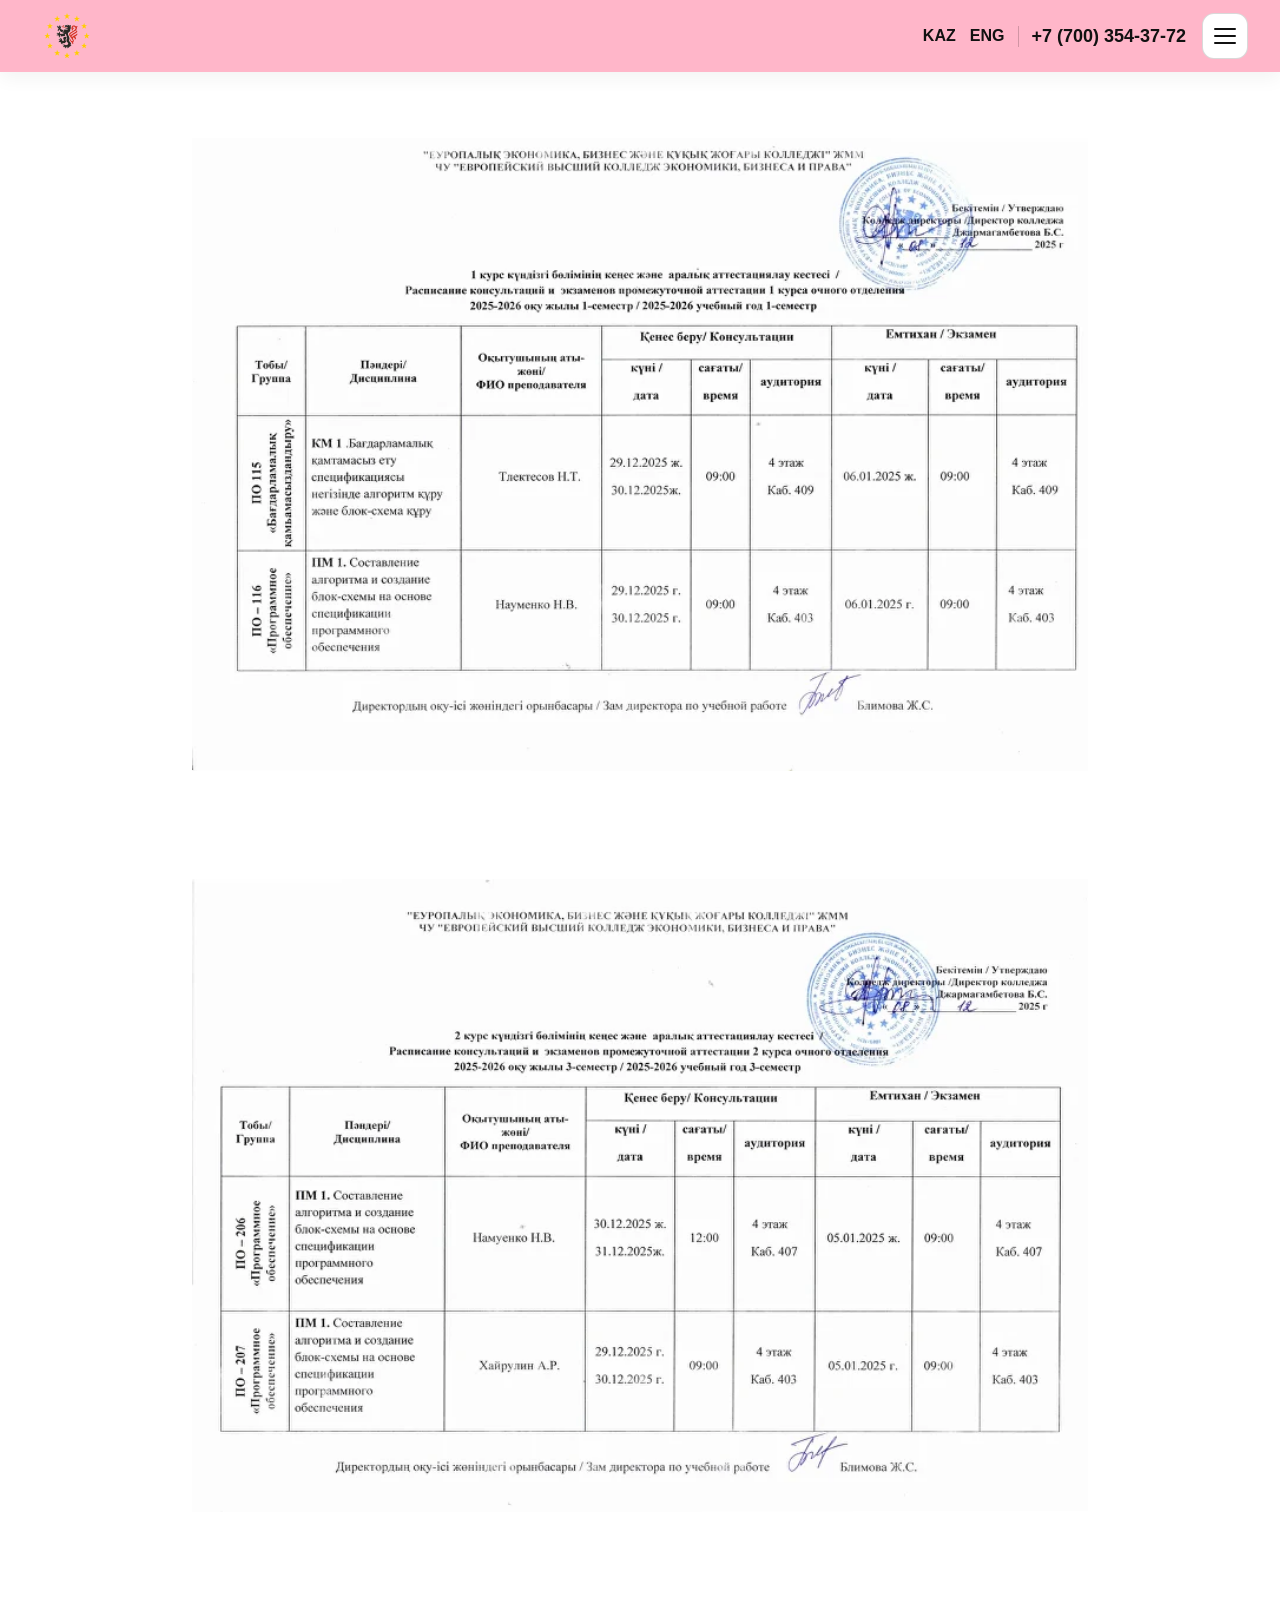
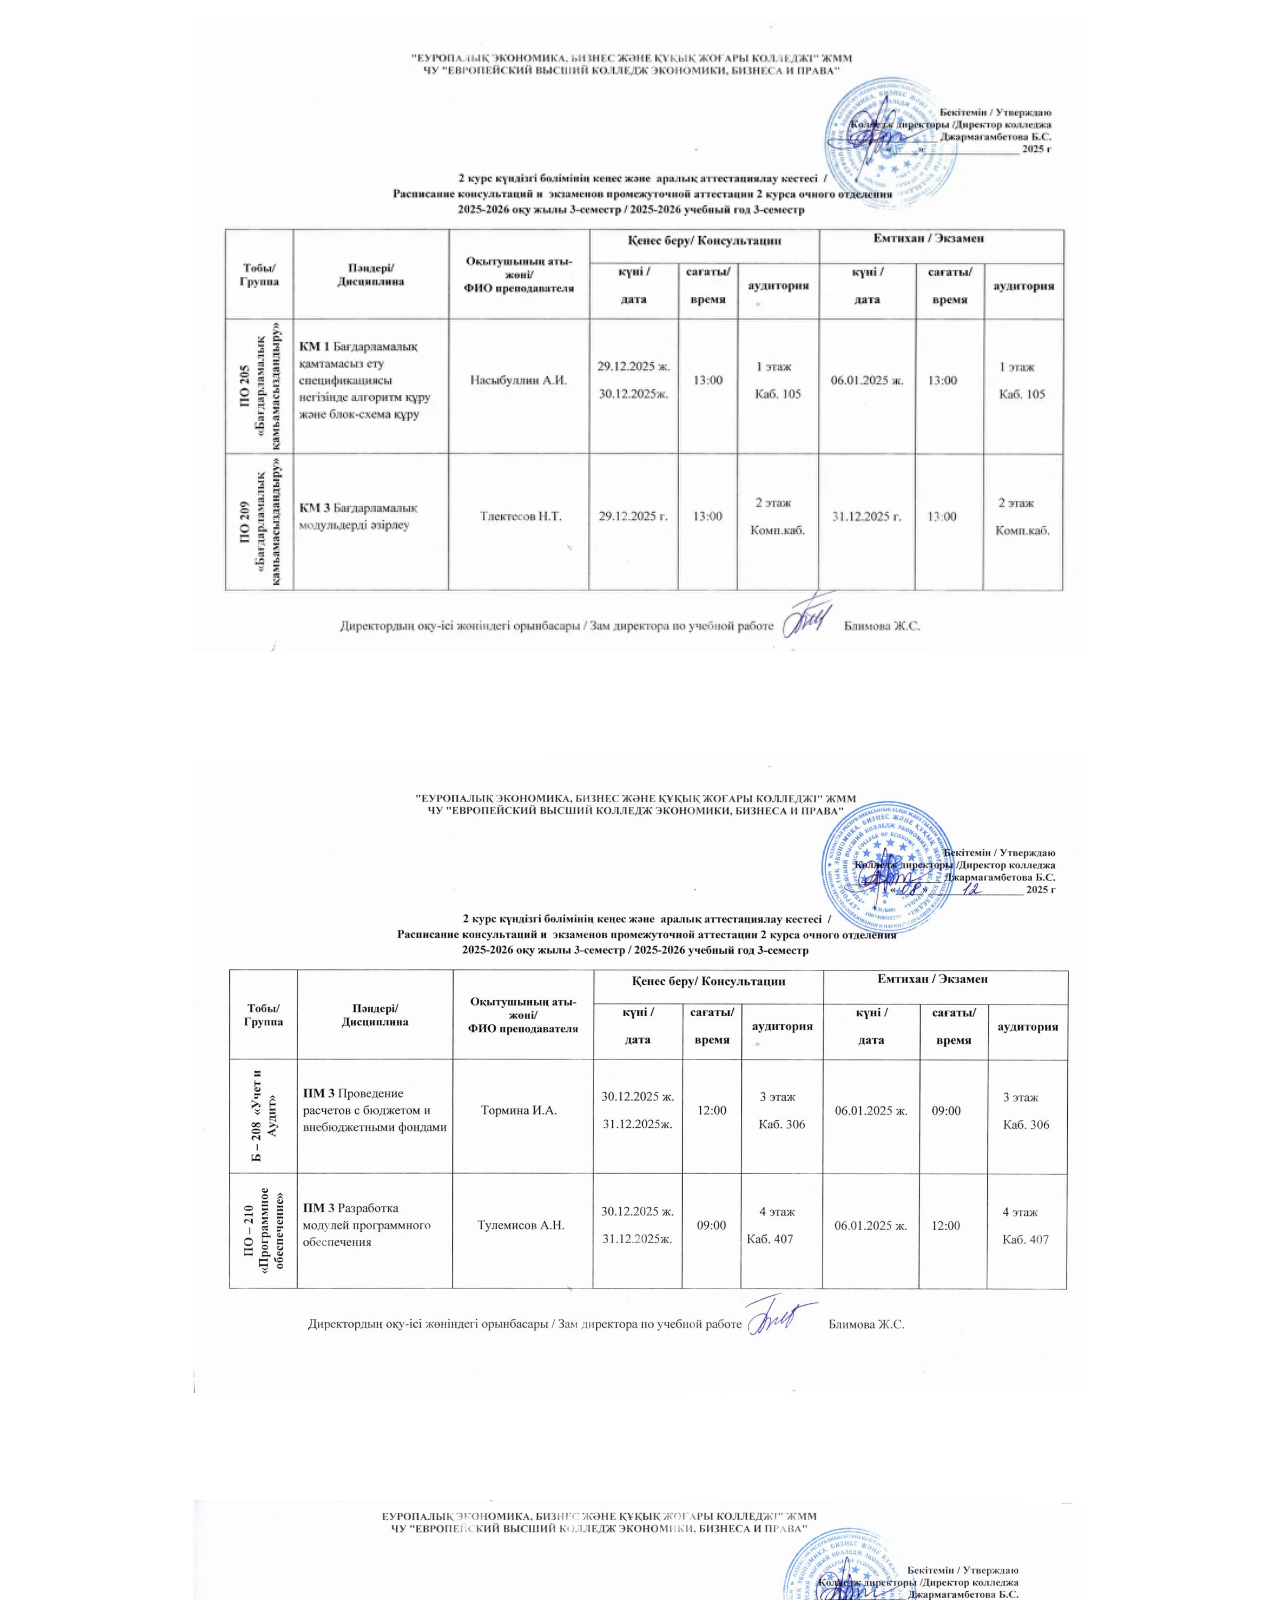
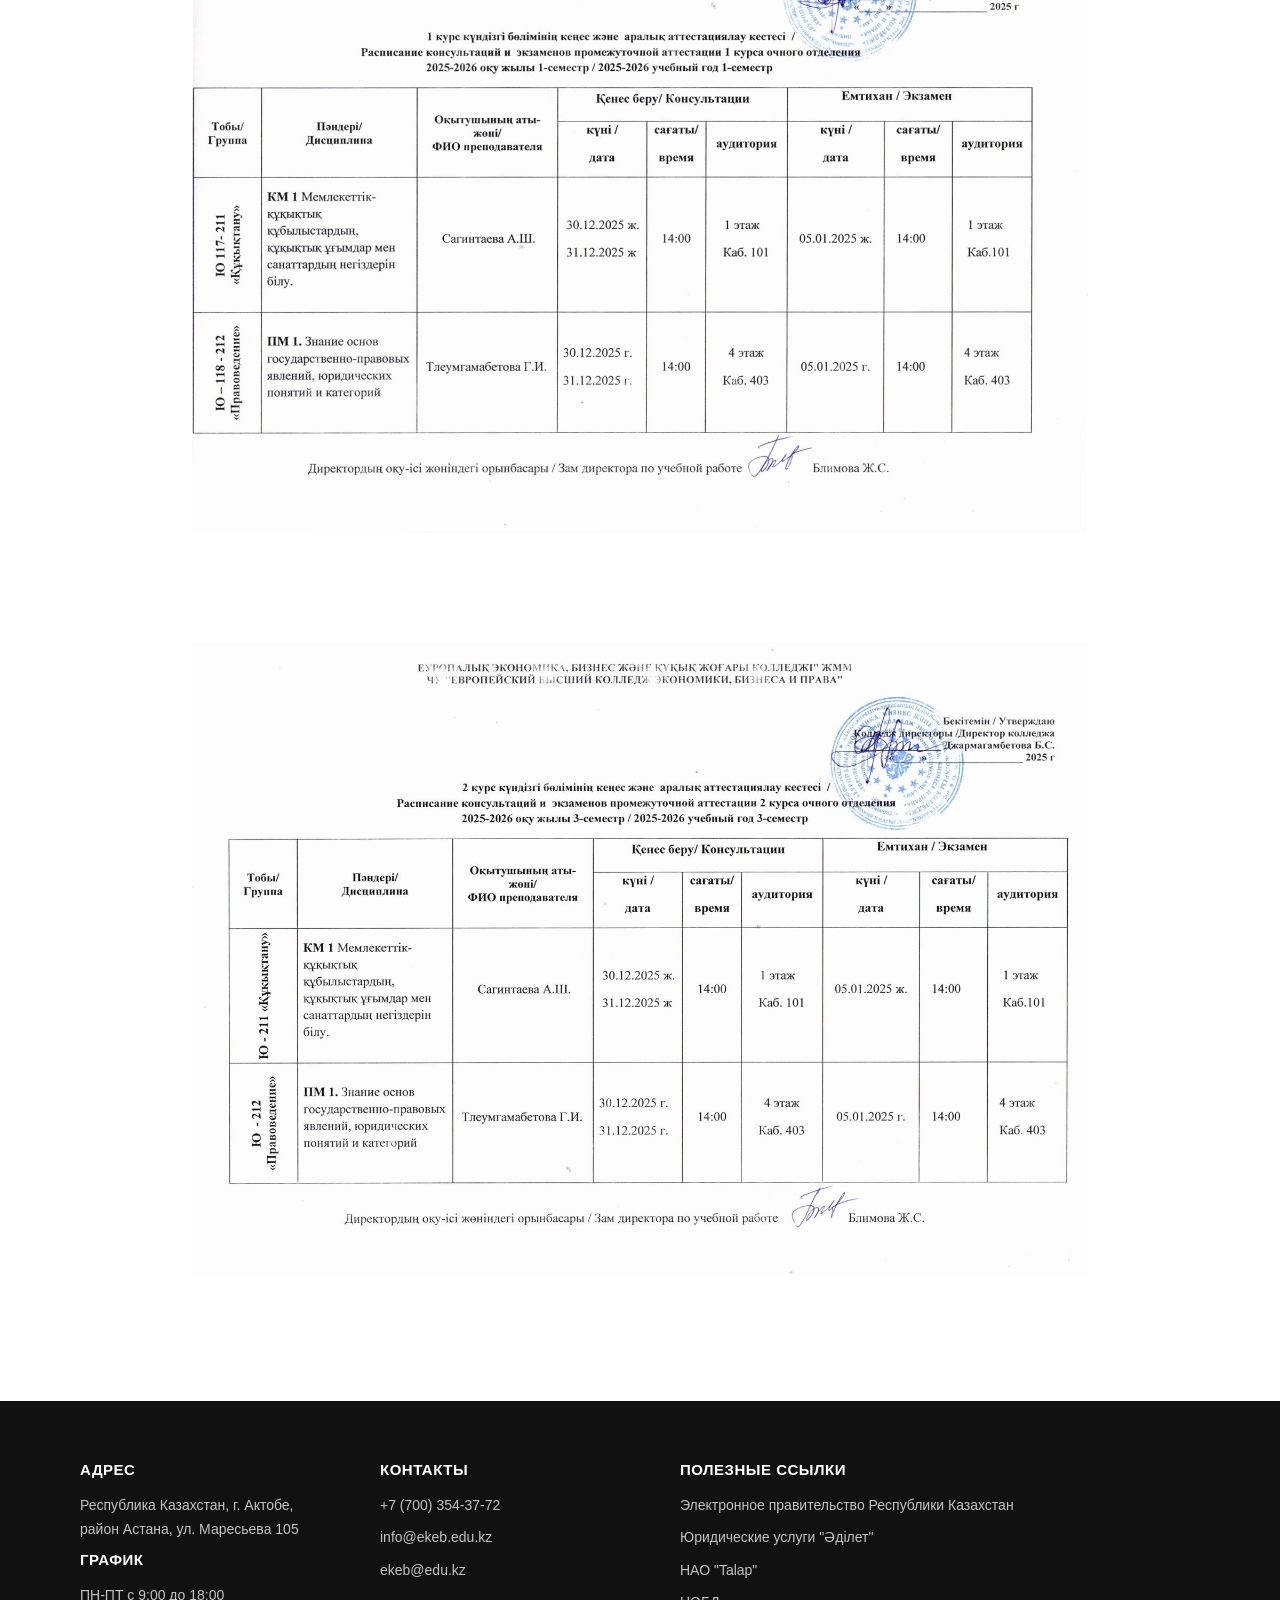
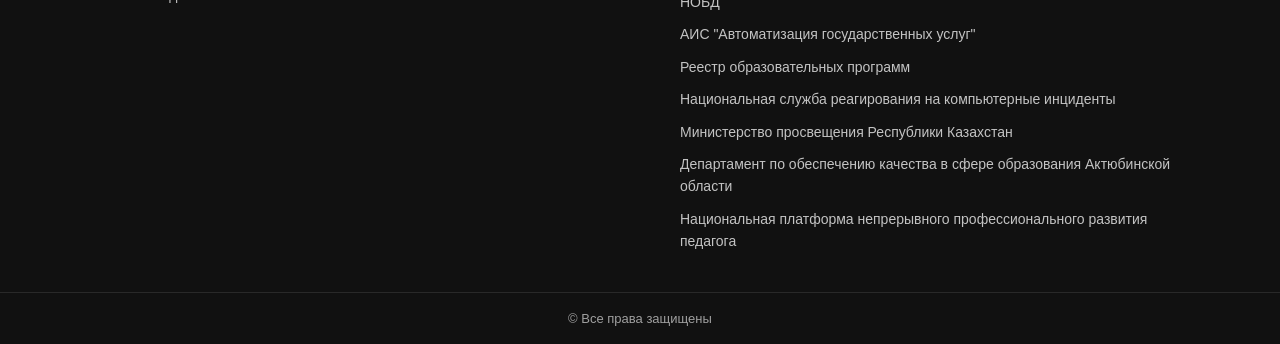
<file: consultations.html>
<!DOCTYPE html>
<html lang="en">
<head>
    <meta charset="UTF-8">
    <meta name="viewport" content="width=device-width, initial-scale=1.0">
    <title>Консультация</title>
    <link rel="stylesheet" href="style.css">
    <link rel="stylesheet" href="consultations.css">
</head>
<body>
    <!-- HEADER -->
  <header class="site-header">
    <nav class="navbar">
      <a href="index.html" class="navbar__brand">
        <img src="./img/Ellipse_4.png" alt="Логотип" class="navbar__logo" />
      </a>

      <div class="navbar__right">
        <div class="navbar__meta">
          <a href="index.html" class="navbar__lang">KAZ</a>
          <a href="indexen.html" class="navbar__lang">ENG</a>
          <a href="tel:+77003543772" class="navbar__phone">+7 (700) 354-37-72</a>
        </div>

        <button class="navbar__burger" id="burgerBtn" aria-label="Открыть меню" aria-expanded="false">
          <span></span><span></span><span></span>
        </button>
      </div>

      <aside class="drawer" id="drawer" aria-hidden="true">
        <button class="drawer__close" id="drawerClose" aria-label="Закрыть меню">×</button>

        <ul class="drawer__links">
          <li><a href="index.html" class="drawer__link">Главная</a></li>
          <li><a href="about.html" class="drawer__link">О нас</a></li>
          <li><a href="abiturent.html" class="drawer__link">Абитуриенту</a></li>

          <li class="drawer__item drawer__item--has-sub">
            <button class="drawer__link drawer__toggle" type="button" aria-expanded="false">
              <span>Студенту</span>
              <span class="drawer__chev" aria-hidden="true"></span>
            </button>

            <div class="drawer__sub" aria-hidden="true">
              <div class="drawer__sub-inner">
                <a href="rules.html" class="drawer__sublink">Правила внутреннего распорядка</a>
                <a href="schedule.html" class="drawer__sublink">Расписание занятий и звонков</a>
                <a href="consultations.html" class="drawer__sublink">Расписание консультации и экзаменов</a>
                <a href="study-process.html" class="drawer__sublink">График учебного процесса</a>
                <a href="library.html" class="drawer__sublink">Библиотека</a>
                <a href="useful-links.html" class="drawer__sublink">Полезные ссылки</a>
                <a href="trust-mail.html" class="drawer__sublink">Электронный ящик доверия</a>
                <a href="student-center.html" class="drawer__sublink">Центр обслуживания студентов</a>
                <a href="payment.html" class="drawer__sublink">Оплата за обучение</a>
              </div>
            </div>
          </li>

          <li><a href="study.html" class="drawer__link">Обучение</a></li>
        </ul>

        <div class="drawer__socials">
          <a href="#" class="drawer__social" aria-label="Instagram"><img src="./img/social.png" alt="Instagram" /></a>
          <a href="#" class="drawer__social" aria-label="WhatsApp"><img src="./img/whatsapp.png" alt="WhatsApp" /></a>
          <a href="#" class="drawer__social" aria-label="TikTok"><img src="./img/social-media.png" alt="TikTok" /></a>
          <a href="#" class="drawer__social" aria-label="Telegram"><img src="./img/communication.png" alt="Telegram" /></a>
        </div>
      </aside>

      <div class="backdrop" id="backdrop"></div>
    </nav>
  </header>
    <main>
        <img src="./img/img2/-115_116.jpg.webp" alt="1">
        <img src="./img/img2/-207_206.jpg.webp" alt="2">
        <img src="./img/img2/-209_-205.jpg.webp" alt="3">
        <img src="./img/img2/-210_-208.jpg" alt="4">
        <img src="./img/img2/-118-212_-_117-211.jpg" alt="6">
        <img src="./img/img2/-212_211.jpg" alt="5">
    </main>
     <footer class="footer">
        <div class="container footer__container">

            <div class="footer__col">
                <h3 class="footer__title">Адрес</h3>
                <p class="footer__text">
                    Республика Казахстан, г. Актобе,<br>
                    район Астана, ул. Маресьева 105
                </p>

                <h3 class="footer__title">График</h3>
                <p class="footer__text">
                    ПН-ПТ с 9:00 до 18:00
                </p>
            </div>

            <div class="footer__col">
                <h3 class="footer__title">Контакты</h3>
                <a href="tel:+77003543772" class="footer__link">+7 (700) 354-37-72</a>
                <a href="mailto:info@ekeb.edu.kz" class="footer__link">info@ekeb.edu.kz</a>
                <a href="mailto:ekeb@edu.kz" class="footer__link">ekeb@edu.kz</a>
            </div>

            <div class="footer__col">
                <h3 class="footer__title">Полезные ссылки</h3>

                <a href="#" class="footer__link">Электронное правительство Республики Казахстан</a>
                <a href="#" class="footer__link">Юридические услуги "Әділет"</a>
                <a href="#" class="footer__link">НАО "Talap"</a>
                <a href="#" class="footer__link">НОБД</a>
                <a href="#" class="footer__link">АИС "Автоматизация государственных услуг"</a>
                <a href="#" class="footer__link">Реестр образовательных программ</a>
                <a href="#" class="footer__link">Национальная служба реагирования на компьютерные инциденты</a>
                <a href="#" class="footer__link">Министерство просвещения Республики Казахстан</a>
                <a href="#" class="footer__link">Департамент по обеспечению качества в сфере образования Актюбинской
                    области</a>
                <a href="#" class="footer__link">Национальная платформа непрерывного профессионального развития
                    педагога</a>
            </div>

        </div>

        <div class="footer__bottom">
            © Все права защищены
        </div>
    </footer>
    </div>

    <script src="./burger.js"></script>
</body>
</html>
</file>
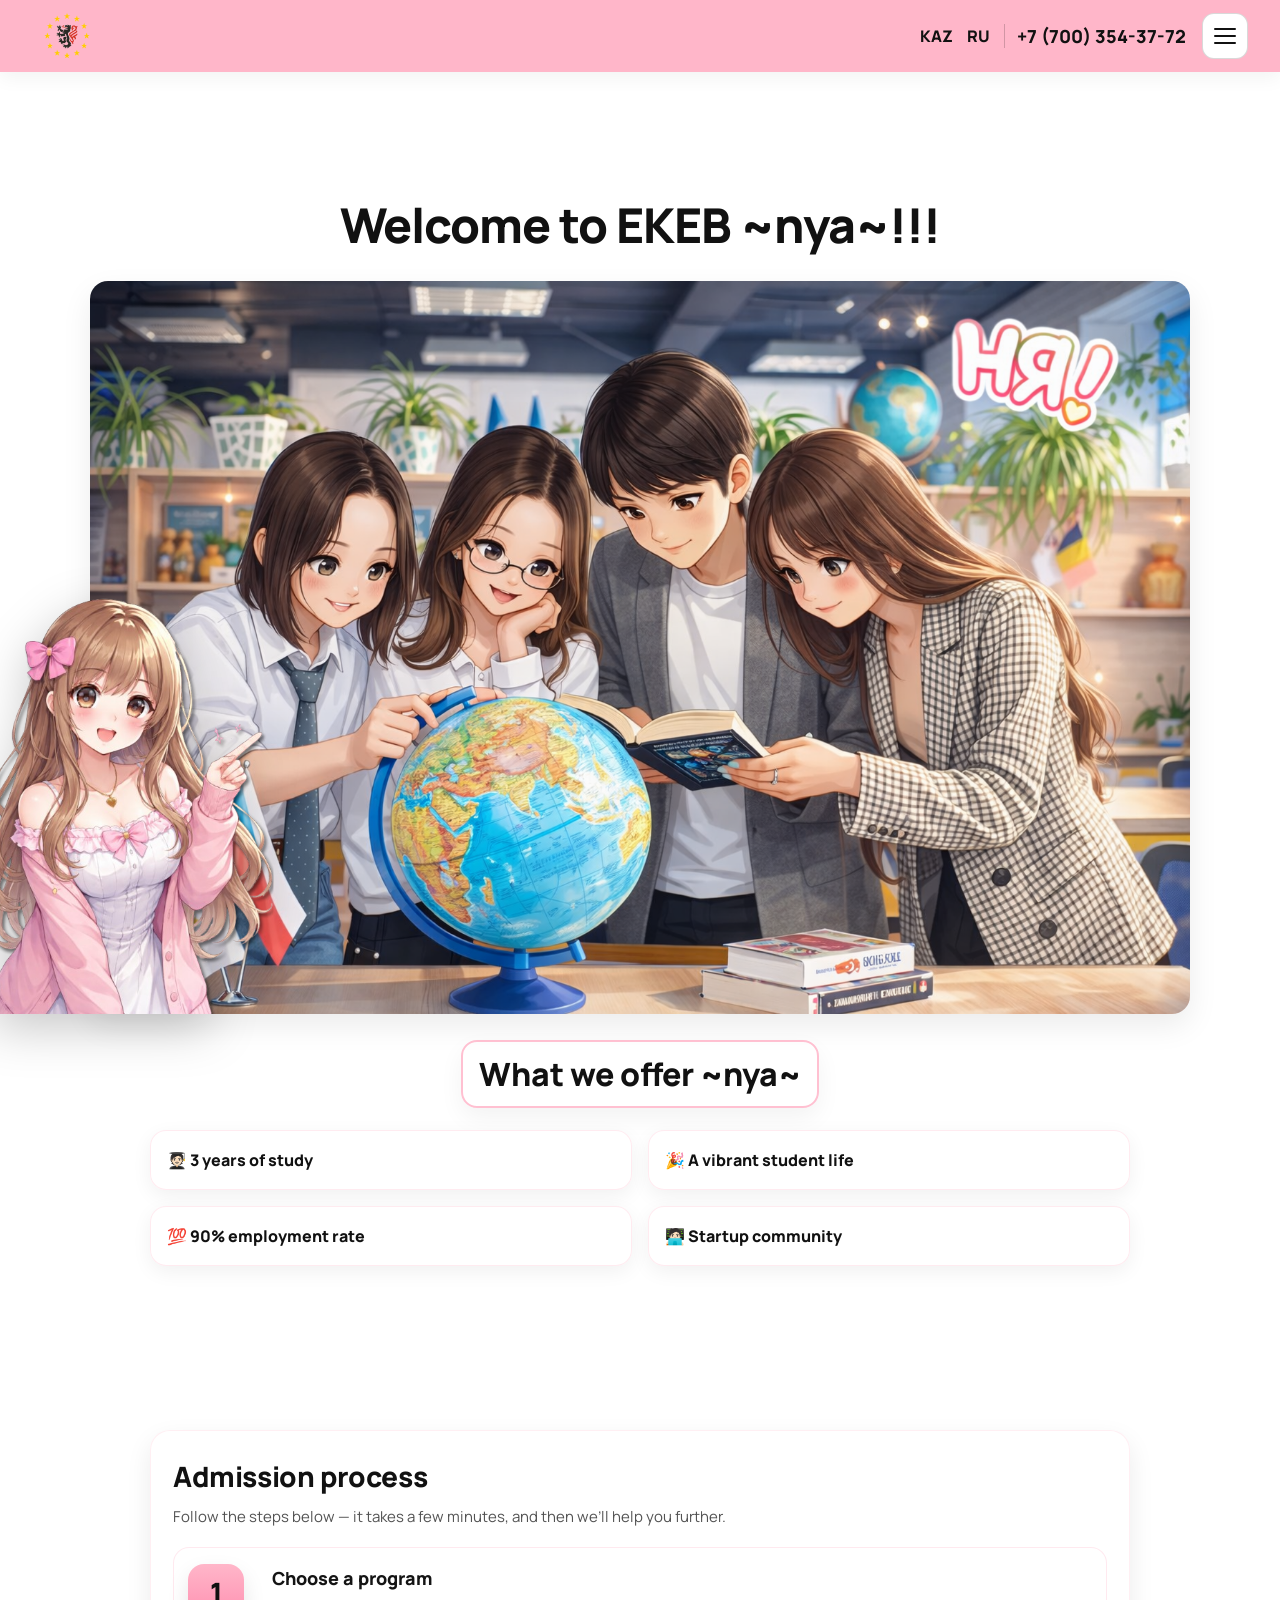
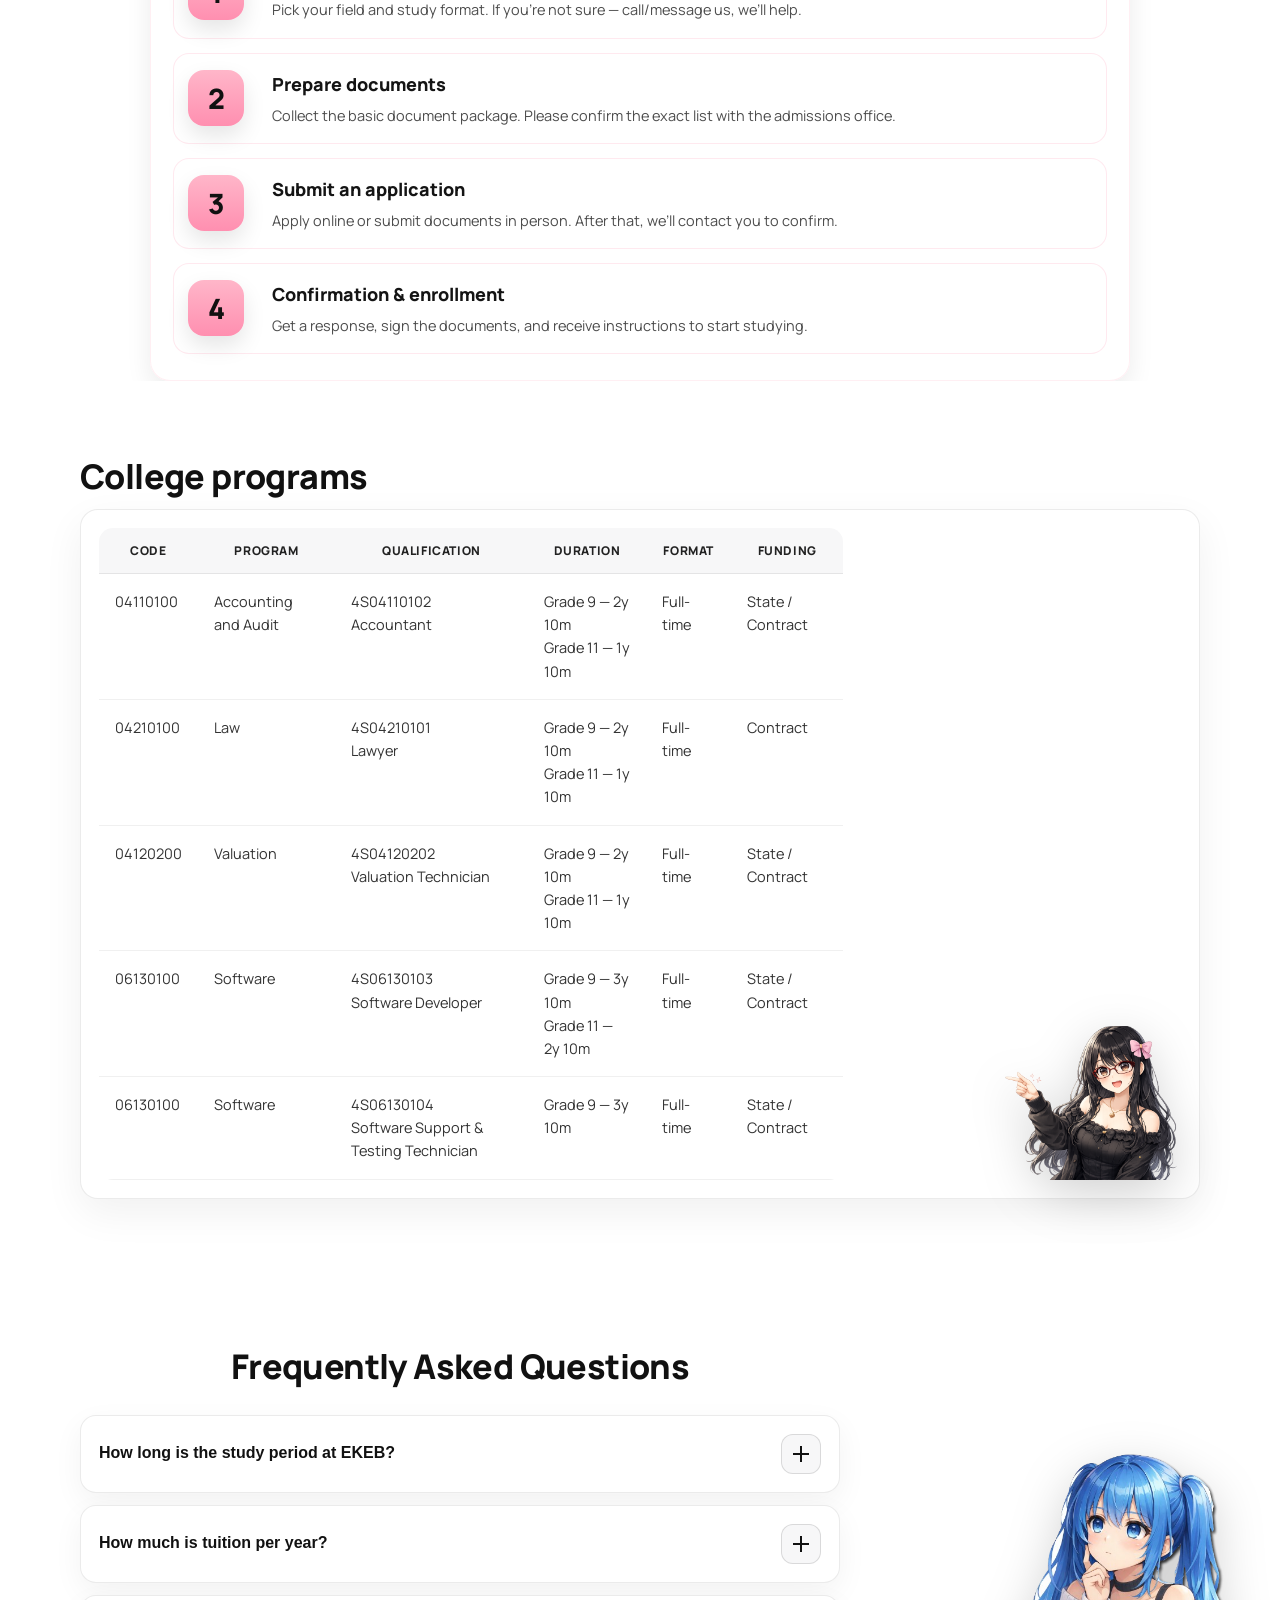
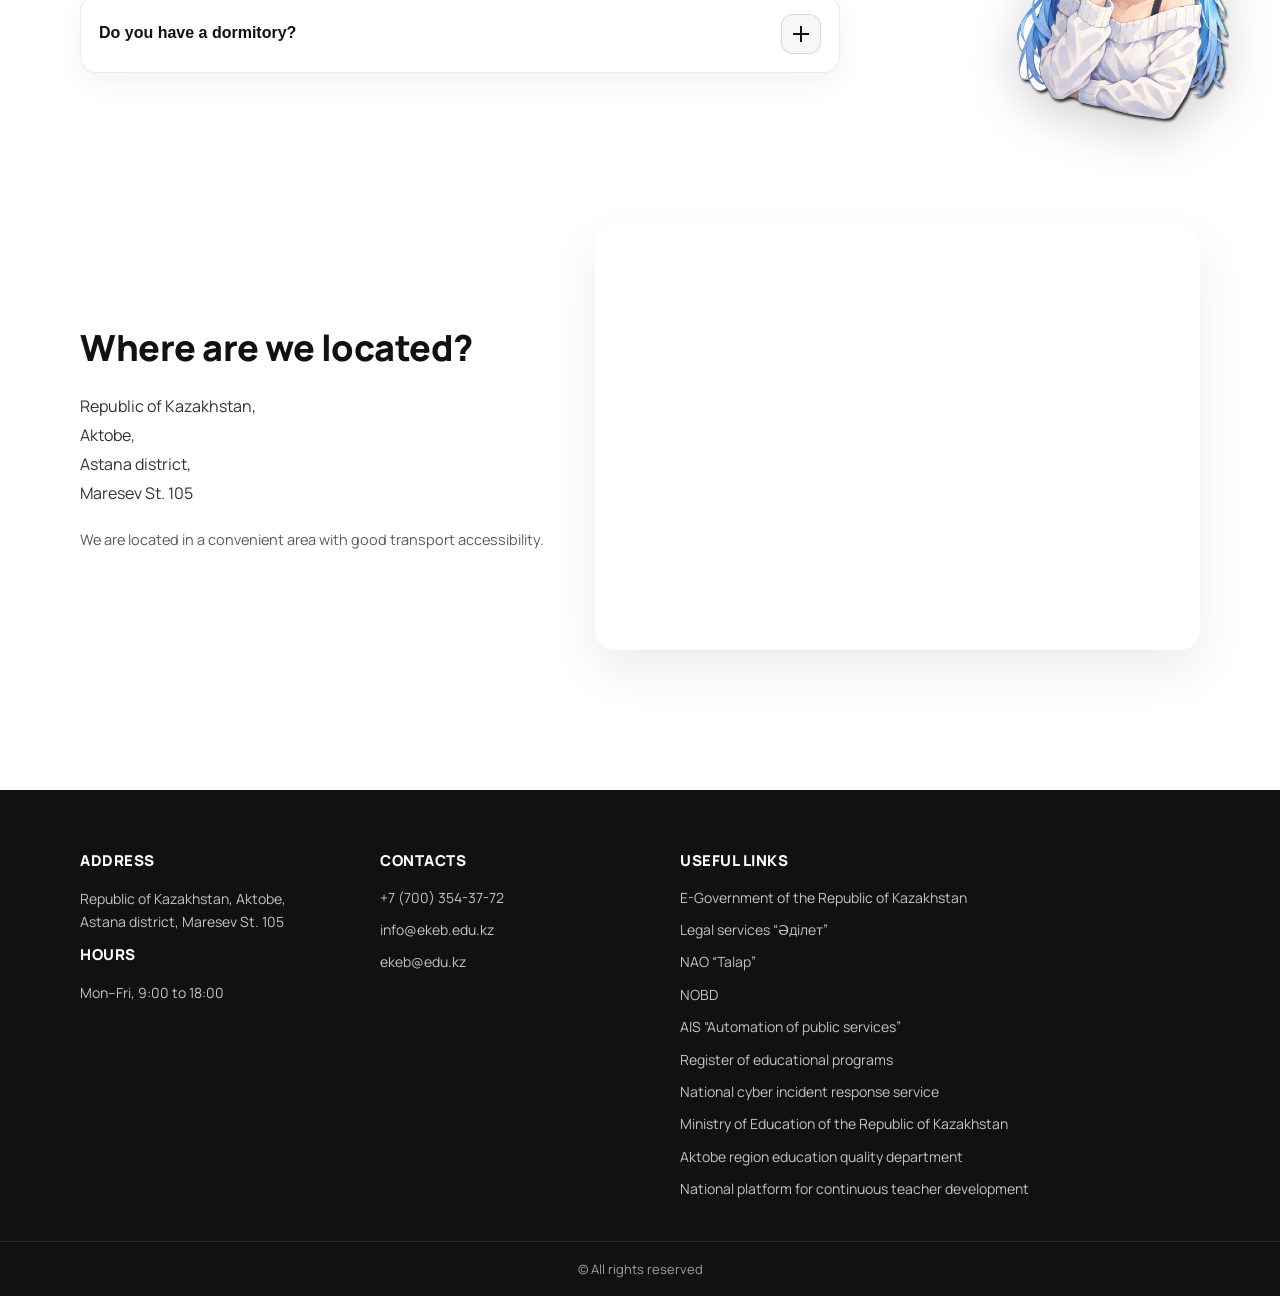
<file: indexen.html>
<!DOCTYPE html>
<html lang="en">
<head>
  <meta charset="UTF-8" />
  <meta name="viewport" content="width=device-width, initial-scale=1.0" />
  <title>EKEB</title>

  <link rel="stylesheet" href="style.css">
  <link href="https://fonts.googleapis.com/css2?family=Manrope:wght@600;700;800;900&display=swap" rel="stylesheet">
</head>

<body>
  <div class="page" id="home">

    <!-- HEADER -->
    <header class="site-header">
      <nav class="navbar">
        <a href="indexen.html" class="navbar__brand">
          <img src="./img/Ellipse_4.png" alt="Logo" class="navbar__logo" />
        </a>

        <div class="navbar__right">
          <div class="navbar__meta">
            <a href="indexkz.html" class="navbar__lang">KAZ</a>
            <a href="index.html" class="navbar__lang">RU</a>
            <a href="tel:+77003543772" class="navbar__phone">+7 (700) 354-37-72</a>
          </div>

          <button class="navbar__burger" id="burgerBtn" aria-label="Open menu" aria-expanded="false">
            <span></span><span></span><span></span>
          </button>
        </div>

        <aside class="drawer" id="drawer" aria-hidden="true">
          <button class="drawer__close" id="drawerClose" aria-label="Close menu">×</button>

          <ul class="drawer__links">
            <li><a href="indexen.html" class="drawer__link">Home</a></li>
            <li><a href="about.html" class="drawer__link">About us</a></li>
            <li><a href="abiturent.html" class="drawer__link">For applicants</a></li>

            <li class="drawer__item drawer__item--has-sub">
              <button class="drawer__link drawer__toggle" type="button" aria-expanded="false">
                <span>For students</span>
                <span class="drawer__chev" aria-hidden="true"></span>
              </button>

              <div class="drawer__sub" aria-hidden="true">
                <div class="drawer__sub-inner">
                  <a href="rules.html" class="drawer__sublink">Internal rules</a>
                  <a href="schedule.html" class="drawer__sublink">Class & bell schedule</a>
                  <a href="consultations.html" class="drawer__sublink">Consultations & exams schedule</a>
                  <a href="study-process.html" class="drawer__sublink">Academic calendar</a>
                  <a href="library.html" class="drawer__sublink">Library</a>
                  <a href="useful-links.html" class="drawer__sublink">Useful links</a>
                  <a href="trust-mail.html" class="drawer__sublink">Trust mailbox</a>
                  <a href="student-center.html" class="drawer__sublink">Student service center</a>
                  <a href="payment.html" class="drawer__sublink">Tuition payment</a>
                </div>
              </div>
            </li>

            <li><a href="study.html" class="drawer__link">Study</a></li>
          </ul>

          <div class="drawer__socials">
            <a href="#" class="drawer__social" aria-label="Instagram"><img src="./img/social.png" alt="Instagram" /></a>
            <a href="#" class="drawer__social" aria-label="WhatsApp"><img src="./img/whatsapp.png" alt="WhatsApp" /></a>
            <a href="#" class="drawer__social" aria-label="TikTok"><img src="./img/social-media.png" alt="TikTok" /></a>
            <a href="#" class="drawer__social" aria-label="Telegram"><img src="./img/communication.png" alt="Telegram" /></a>
          </div>
        </aside>

        <div class="backdrop" id="backdrop"></div>
      </nav>
    </header>

    <!-- MAIN -->
    <main>

      <!-- HERO -->
      <section class="hero">
        <h1 class="hero__title">Welcome to EKEB ~nya~!!!</h1>

        <div class="hero__media">
          <img src="./img/ChatGPT Image 24 февр. 2026 г., 23_00_05.png" alt="College background" class="hero__image" />

          <img
            src="./img/ChatGPT_Image_24_февр._2026_г.__22_42_09-removebg-preview.png"
            alt="Anime character"
            class="hero__anime"
          />
        </div>

        <h1 class="hero__subtitle">What we offer ~nya~</h1>

        <section class="benefits" aria-label="Benefits">
          <div class="benefits__item">🧑🏻‍🎓 3 years of study</div>
          <div class="benefits__item">🎉 A vibrant student life</div>
          <div class="benefits__item">💯 90% employment rate</div>
          <div class="benefits__item">🧑🏻‍💻 Startup community</div>
        </section>
      </section>

      <!-- ADMISSION -->
      <section class="admission" aria-label="Admission process">
        <h2 class="admission__title">Admission process</h2>
        <p class="admission__subtitle">Follow the steps below — it takes a few minutes, and then we’ll help you further.</p>

        <div class="admission__steps">
          <article class="step">
            <div class="step__num">1</div>
            <div class="step__content">
              <h3 class="step__title">Choose a program</h3>
              <p class="step__text">Pick your field and study format. If you’re not sure — call/message us, we’ll help.</p>
            </div>
          </article>

          <article class="step">
            <div class="step__num">2</div>
            <div class="step__content">
              <h3 class="step__title">Prepare documents</h3>
              <p class="step__text">Collect the basic document package. Please confirm the exact list with the admissions office.</p>
            </div>
          </article>

          <article class="step">
            <div class="step__num">3</div>
            <div class="step__content">
              <h3 class="step__title">Submit an application</h3>
              <p class="step__text">Apply online or submit documents in person. After that, we’ll contact you to confirm.</p>
            </div>
          </article>

          <article class="step">
            <div class="step__num">4</div>
            <div class="step__content">
              <h3 class="step__title">Confirmation & enrollment</h3>
              <p class="step__text">Get a response, sign the documents, and receive instructions to start studying.</p>
            </div>
          </article>
        </div>
      </section>

    </main>

    <!-- Programs -->
    <section class="programs-section" id="programs" aria-label="College programs">
      <div class="container">
        <h2 class="programs-title">College programs</h2>

        <div class="table-wrapper">
          <table class="programs-table" role="table">
            <thead>
              <tr>
                <th>Code</th>
                <th>Program</th>
                <th>Qualification</th>
                <th>Duration</th>
                <th>Format</th>
                <th>Funding</th>
              </tr>
            </thead>

            <tbody>
              <tr>
                <td data-label="Code">04110100</td>
                <td data-label="Program">Accounting and Audit</td>
                <td data-label="Qualification">4S04110102<br>Accountant</td>
                <td data-label="Duration">Grade 9 — 2y 10m<br>Grade 11 — 1y 10m</td>
                <td data-label="Format">Full-time</td>
                <td data-label="Funding">State / Contract</td>
              </tr>

              <tr>
                <td data-label="Code">04210100</td>
                <td data-label="Program">Law</td>
                <td data-label="Qualification">4S04210101<br>Lawyer</td>
                <td data-label="Duration">Grade 9 — 2y 10m<br>Grade 11 — 1y 10m</td>
                <td data-label="Format">Full-time</td>
                <td data-label="Funding">Contract</td>
              </tr>

              <tr>
                <td data-label="Code">04120200</td>
                <td data-label="Program">Valuation</td>
                <td data-label="Qualification">4S04120202<br>Valuation Technician</td>
                <td data-label="Duration">Grade 9 — 2y 10m<br>Grade 11 — 1y 10m</td>
                <td data-label="Format">Full-time</td>
                <td data-label="Funding">State / Contract</td>
              </tr>

              <tr>
                <td data-label="Code">06130100</td>
                <td data-label="Program">Software</td>
                <td data-label="Qualification">4S06130103<br>Software Developer</td>
                <td data-label="Duration">Grade 9 — 3y 10m<br>Grade 11 — 2y 10m</td>
                <td data-label="Format">Full-time</td>
                <td data-label="Funding">State / Contract</td>
              </tr>

              <tr>
                <td data-label="Code">06130100</td>
                <td data-label="Program">Software</td>
                <td data-label="Qualification">4S06130104<br>Software Support & Testing Technician</td>
                <td data-label="Duration">Grade 9 — 3y 10m</td>
                <td data-label="Format">Full-time</td>
                <td data-label="Funding">State / Contract</td>
              </tr>
            </tbody>
          </table>

          <img src="./img/ChatGPT Image 24 февр. 2026 г., .png" alt="anime girl">
        </div>
      </div>
    </section>

    <!-- FAQ -->
    <section class="faq" id="FAQ" aria-label="Frequently Asked Questions">
      <div class="container">
        <h2 class="faq__title">Frequently Asked Questions</h2>

        <div class="faq__list">

          <article class="faq__item">
            <button class="faq__question" type="button" aria-expanded="false">
              <span class="faq__qtext">How long is the study period at EKEB?</span>
              <span class="faq__icon" aria-hidden="true"></span>
            </button>

            <div class="faq__answer" role="region">
              <div class="faq__answer-inner">
                <p>The study period at EKEB is 3 years.</p>
              </div>
            </div>
          </article>

          <article class="faq__item">
            <button class="faq__question" type="button" aria-expanded="false">
              <span class="faq__qtext">How much is tuition per year?</span>
              <span class="faq__icon" aria-hidden="true"></span>
            </button>

            <div class="faq__answer" role="region">
              <div class="faq__answer-inner">
                <p>Tuition fee per academic year:
380000 KZT.</p>
              </div>
            </div>
          </article>

          <article class="faq__item">
            <button class="faq__question" type="button" aria-expanded="false">
              <span class="faq__qtext">Do you have a dormitory?</span>
              <span class="faq__icon" aria-hidden="true"></span>
            </button>

            <div class="faq__answer" role="region">
              <div class="faq__answer-inner">
                <p>Yes. Our dormitory is on Zhubanov street and is 15 minutes away from the college.</p>
              </div>
            </div>
          </article>

        </div>
      </div>

      <img src="./img/ChatGPT_Image_25_февр._2026_г.__16_28_36-removebg-preview.png" alt="">
    </section>

    <!-- LOCATION -->
    <section class="location">
      <div class="container location__grid">

        <div class="location__info">
          <h2 class="location__title">Where are we located?</h2>

          <p class="location__address">
            Republic of Kazakhstan,<br>
            Aktobe,<br>
            Astana district,<br>
            Maresev St. 105
          </p>

          <p class="location__desc">
            We are located in a convenient area with good transport accessibility.
          </p>
        </div>

        <div class="location__map">
          <iframe
            src="https://www.google.com/maps/embed?pb=!1m18!1m12!1m3!1d2548.8761396288605!2d57.1551726!3d50.2942399!2m3!1f0!2f0!3f0!3m2!1i1024!2i768!4f13.1!3m3!1m2!1s0x4182222c03237189%3A0xf9ea5d3b51cbeac4!2z0YPQuy4g0JzQsNGA0LXRgdGM0LXQstCwIDEwNSwg0JDQutGC0L7QsdC1IDAzMDAxOQ!5e0!3m2!1sru!2skz!4v1771798898176!5m2!1sru!2skz"
            loading="lazy"
            referrerpolicy="no-referrer-when-downgrade">
          </iframe>
        </div>

      </div>
    </section>

    <!-- FOOTER -->
    <footer class="footer">
      <div class="container footer__container">

        <div class="footer__col">
          <h3 class="footer__title">Address</h3>
          <p class="footer__text">
            Republic of Kazakhstan, Aktobe,<br>
            Astana district, Maresev St. 105
          </p>

          <h3 class="footer__title">Hours</h3>
          <p class="footer__text">
            Mon–Fri, 9:00 to 18:00
          </p>
        </div>

        <div class="footer__col">
          <h3 class="footer__title">Contacts</h3>
          <a href="tel:+77003543772" class="footer__link">+7 (700) 354-37-72</a>
          <a href="mailto:info@ekeb.edu.kz" class="footer__link">info@ekeb.edu.kz</a>
          <a href="mailto:ekeb@edu.kz" class="footer__link">ekeb@edu.kz</a>
        </div>

        <div class="footer__col">
          <h3 class="footer__title">Useful links</h3>

          <a href="#" class="footer__link">E-Government of the Republic of Kazakhstan</a>
          <a href="#" class="footer__link">Legal services “Әділет”</a>
          <a href="#" class="footer__link">NAO “Talap”</a>
          <a href="#" class="footer__link">NOBD</a>
          <a href="#" class="footer__link">AIS “Automation of public services”</a>
          <a href="#" class="footer__link">Register of educational programs</a>
          <a href="#" class="footer__link">National cyber incident response service</a>
          <a href="#" class="footer__link">Ministry of Education of the Republic of Kazakhstan</a>
          <a href="#" class="footer__link">Aktobe region education quality department</a>
          <a href="#" class="footer__link">National platform for continuous teacher development</a>
        </div>

      </div>

      <div class="footer__bottom">
        © All rights reserved
      </div>
    </footer>

  </div>

  <script src="./burger.js"></script>
</body>
</html>
</file>
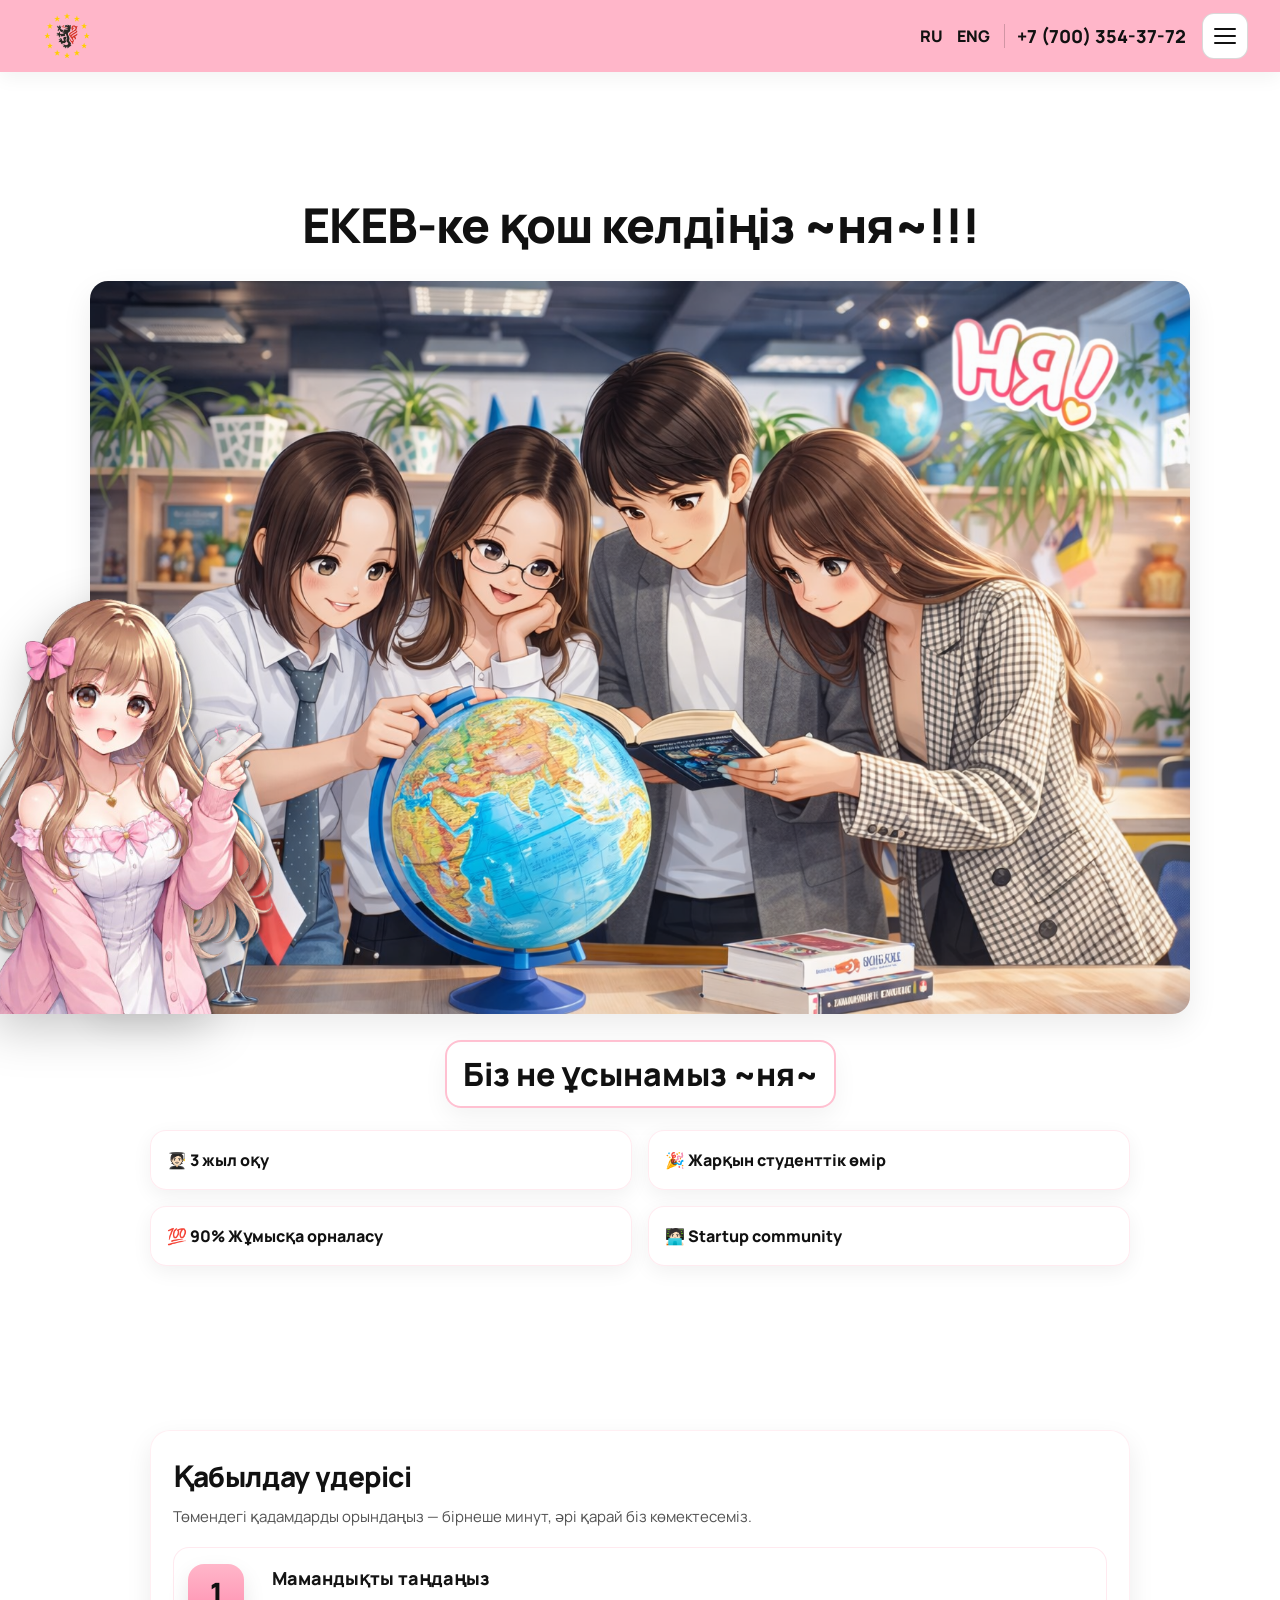
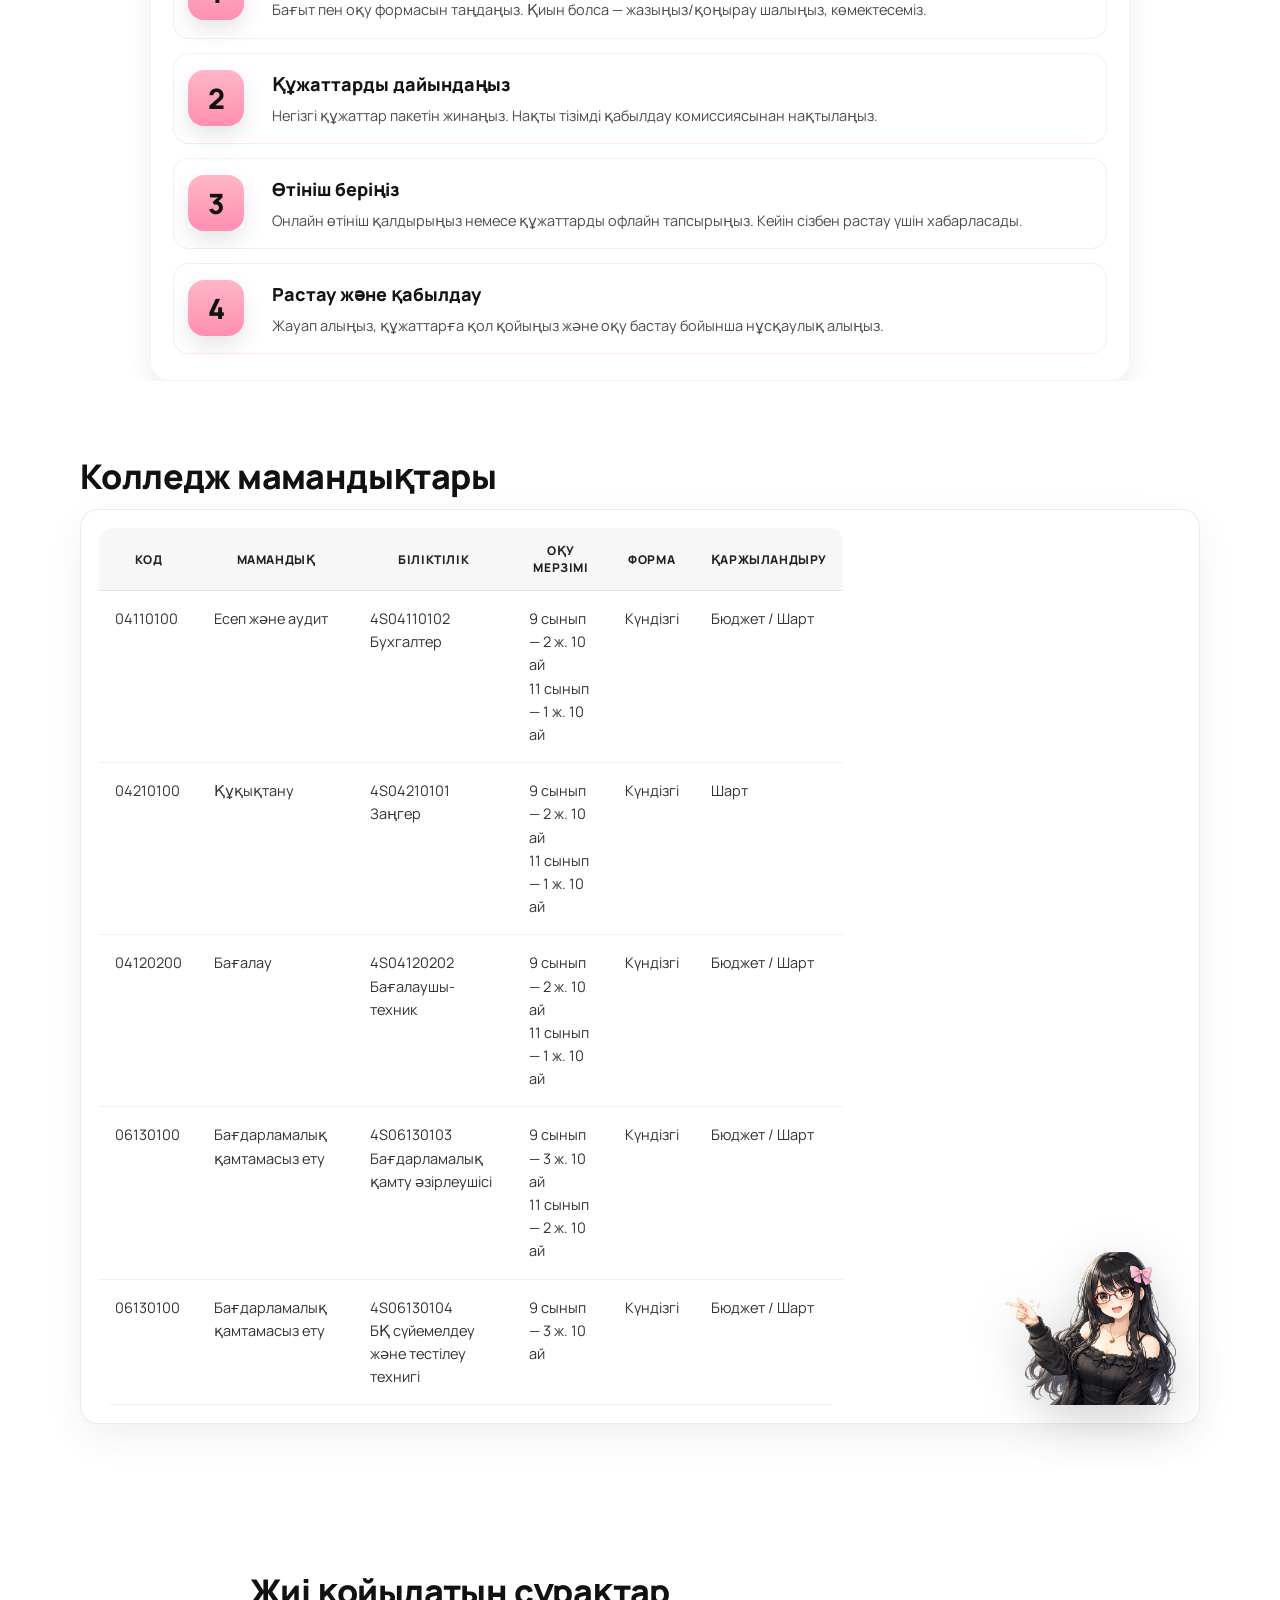
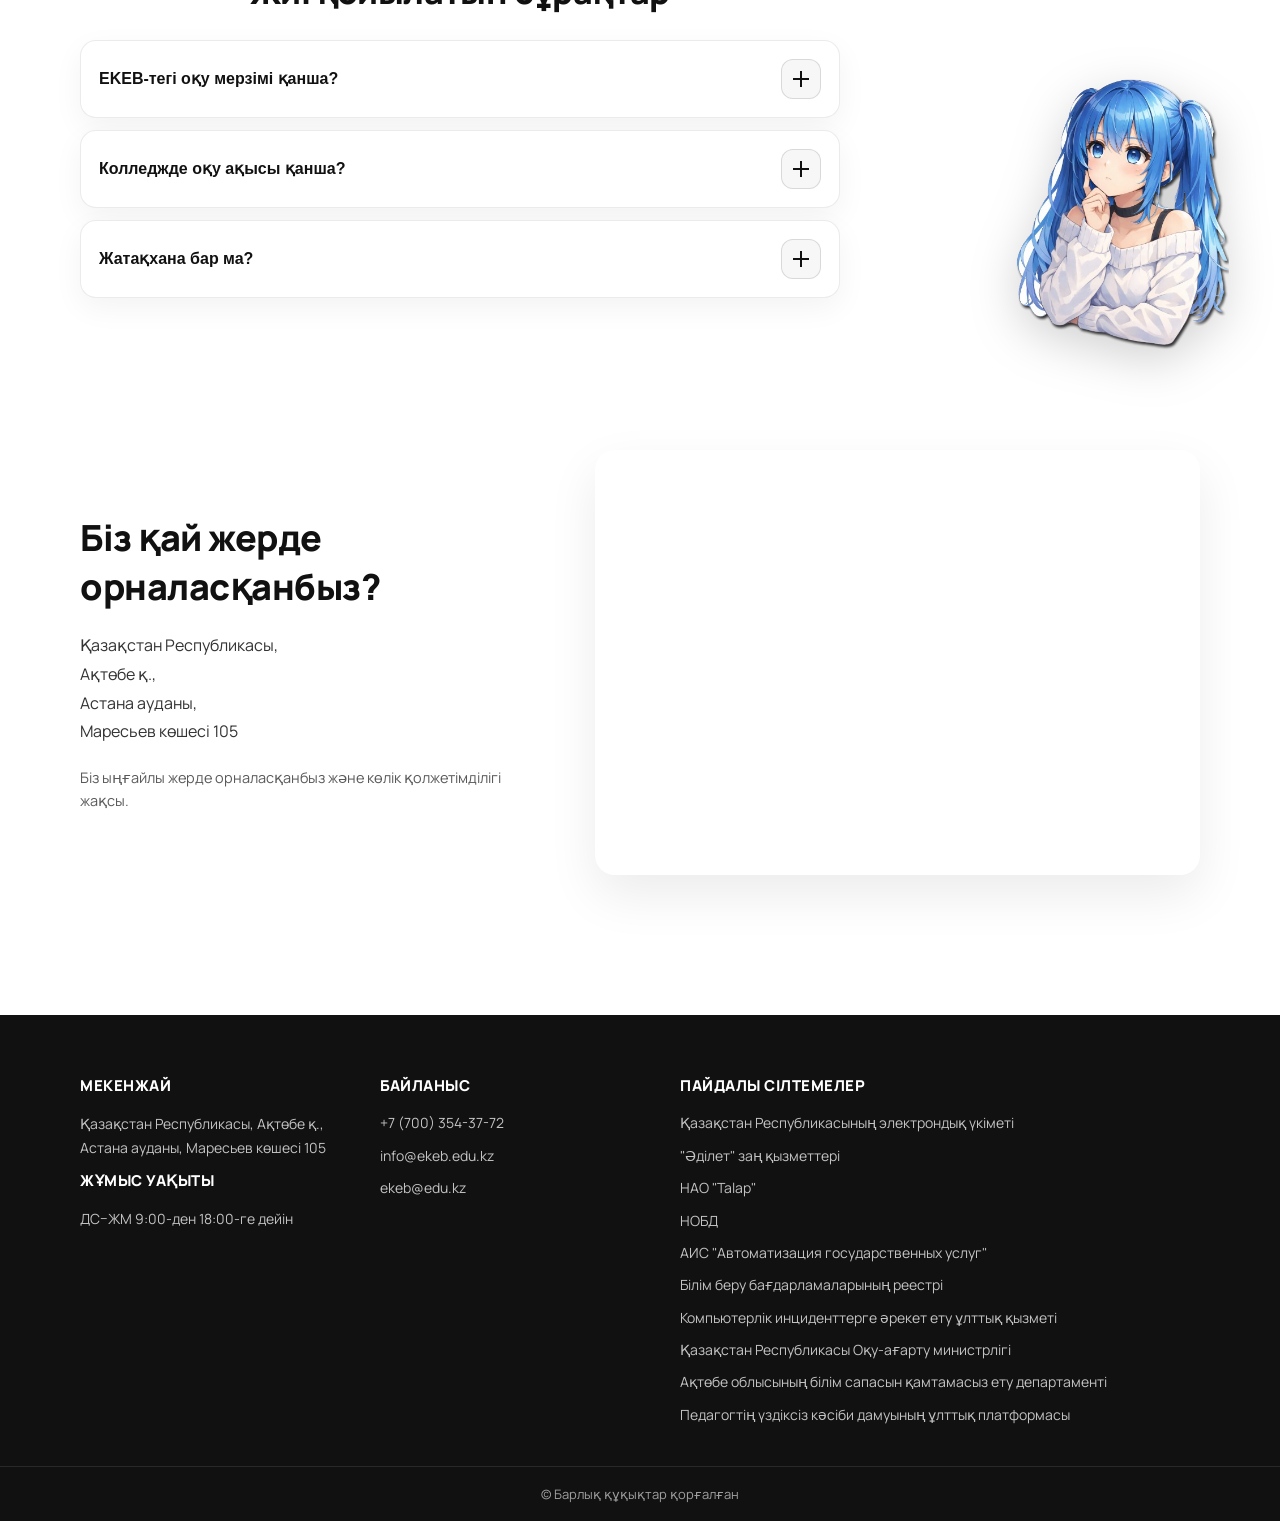
<file: indexkz.html>
<!DOCTYPE html>
<html lang="kk">
<head>
  <meta charset="UTF-8" />
  <meta name="viewport" content="width=device-width, initial-scale=1.0" />
  <title>EKEB</title>

  <link rel="stylesheet" href="style.css">
  <link href="https://fonts.googleapis.com/css2?family=Manrope:wght@600;700;800;900&display=swap" rel="stylesheet">
</head>

<body>
  <div class="page" id="home">

    <!-- HEADER -->
    <header class="site-header">
      <nav class="navbar">
        <a href="indexkz.html" class="navbar__brand">
          <img src="./img/Ellipse_4.png" alt="Логотип" class="navbar__logo" />
        </a>

        <div class="navbar__right">
          <div class="navbar__meta">
            <a href="index.html" class="navbar__lang">RU</a>
            <a href="indexen.html" class="navbar__lang">ENG</a>
            <a href="tel:+77003543772" class="navbar__phone">+7 (700) 354-37-72</a>
          </div>

          <button class="navbar__burger" id="burgerBtn" aria-label="Мәзірді ашу" aria-expanded="false">
            <span></span><span></span><span></span>
          </button>
        </div>

        <aside class="drawer" id="drawer" aria-hidden="true">
          <button class="drawer__close" id="drawerClose" aria-label="Мәзірді жабу">×</button>

          <ul class="drawer__links">
            <li><a href="indexkz.html" class="drawer__link">Басты бет</a></li>
            <li><a href="about.html" class="drawer__link">Біз туралы</a></li>
            <li><a href="abiturent.html" class="drawer__link">Талапкерге</a></li>

            <li class="drawer__item drawer__item--has-sub">
              <button class="drawer__link drawer__toggle" type="button" aria-expanded="false">
                <span>Студентке</span>
                <span class="drawer__chev" aria-hidden="true"></span>
              </button>

              <div class="drawer__sub" aria-hidden="true">
                <div class="drawer__sub-inner">
                  <a href="rules.html" class="drawer__sublink">Ішкі тәртіп ережелері</a>
                  <a href="schedule.html" class="drawer__sublink">Сабақ және қоңырау кестесі</a>
                  <a href="consultations.html" class="drawer__sublink">Кеңес беру және емтихан кестесі</a>
                  <a href="study-process.html" class="drawer__sublink">Оқу үдерісінің кестесі</a>
                  <a href="library.html" class="drawer__sublink">Кітапхана</a>
                  <a href="useful-links.html" class="drawer__sublink">Пайдалы сілтемелер</a>
                  <a href="trust-mail.html" class="drawer__sublink">Сенім жәшігі (электронды пошта)</a>
                  <a href="student-center.html" class="drawer__sublink">Студенттерге қызмет көрсету орталығы</a>
                  <a href="payment.html" class="drawer__sublink">Оқу ақысын төлеу</a>
                </div>
              </div>
            </li>

            <li><a href="study.html" class="drawer__link">Оқу</a></li>
          </ul>

          <div class="drawer__socials">
            <a href="#" class="drawer__social" aria-label="Instagram"><img src="./img/social.png" alt="Instagram" /></a>
            <a href="#" class="drawer__social" aria-label="WhatsApp"><img src="./img/whatsapp.png" alt="WhatsApp" /></a>
            <a href="#" class="drawer__social" aria-label="TikTok"><img src="./img/social-media.png" alt="TikTok" /></a>
            <a href="#" class="drawer__social" aria-label="Telegram"><img src="./img/communication.png" alt="Telegram" /></a>
          </div>
        </aside>

        <div class="backdrop" id="backdrop"></div>
      </nav>
    </header>

    <!-- MAIN -->
    <main>

      <!-- HERO -->
      <section class="hero">
        <h1 class="hero__title">EKEB-ке қош келдіңіз ~ня~!!!</h1>

        <div class="hero__media">
          <img src="./img/ChatGPT Image 24 февр. 2026 г., 23_00_05.png" alt="Колледж фоны" class="hero__image" />

          <img
            src="./img/ChatGPT_Image_24_февр._2026_г.__22_42_09-removebg-preview.png"
            alt="Аниме кейіпкері"
            class="hero__anime"
          />
        </div>

        <h1 class="hero__subtitle">Біз не ұсынамыз ~ня~</h1>

        <section class="benefits" aria-label="Артықшылықтар">
          <div class="benefits__item">🧑🏻‍🎓 3 жыл оқу</div>
          <div class="benefits__item">🎉 Жарқын студенттік өмір</div>
          <div class="benefits__item">💯 90% Жұмысқа орналасу</div>
          <div class="benefits__item">🧑🏻‍💻 Startup community</div>
        </section>
      </section>

      <!-- ADMISSION -->
      <section class="admission" aria-label="Қабылдау үдерісі">
        <h2 class="admission__title">Қабылдау үдерісі</h2>
        <p class="admission__subtitle">Төмендегі қадамдарды орындаңыз — бірнеше минут, әрі қарай біз көмектесеміз.</p>

        <div class="admission__steps">
          <article class="step">
            <div class="step__num">1</div>
            <div class="step__content">
              <h3 class="step__title">Мамандықты таңдаңыз</h3>
              <p class="step__text">Бағыт пен оқу формасын таңдаңыз. Қиын болса — жазыңыз/қоңырау шалыңыз, көмектесеміз.</p>
            </div>
          </article>

          <article class="step">
            <div class="step__num">2</div>
            <div class="step__content">
              <h3 class="step__title">Құжаттарды дайындаңыз</h3>
              <p class="step__text">Негізгі құжаттар пакетін жинаңыз. Нақты тізімді қабылдау комиссиясынан нақтылаңыз.</p>
            </div>
          </article>

          <article class="step">
            <div class="step__num">3</div>
            <div class="step__content">
              <h3 class="step__title">Өтініш беріңіз</h3>
              <p class="step__text">Онлайн өтініш қалдырыңыз немесе құжаттарды офлайн тапсырыңыз. Кейін сізбен растау үшін хабарласады.</p>
            </div>
          </article>

          <article class="step">
            <div class="step__num">4</div>
            <div class="step__content">
              <h3 class="step__title">Растау және қабылдау</h3>
              <p class="step__text">Жауап алыңыз, құжаттарға қол қойыңыз және оқу бастау бойынша нұсқаулық алыңыз.</p>
            </div>
          </article>
        </div>
      </section>

    </main>

    <!-- Programs -->
    <section class="programs-section" id="programs" aria-label="Колледж мамандықтары">
      <div class="container">
        <h2 class="programs-title">Колледж мамандықтары</h2>

        <div class="table-wrapper">
          <table class="programs-table" role="table">
            <thead>
              <tr>
                <th>Код</th>
                <th>Мамандық</th>
                <th>Біліктілік</th>
                <th>Оқу мерзімі</th>
                <th>Форма</th>
                <th>Қаржыландыру</th>
              </tr>
            </thead>

            <tbody>
              <tr>
                <td data-label="Код">04110100</td>
                <td data-label="Мамандық">Есеп және аудит</td>
                <td data-label="Біліктілік">4S04110102<br>Бухгалтер</td>
                <td data-label="Оқу мерзімі">9 сынып — 2 ж. 10 ай<br>11 сынып — 1 ж. 10 ай</td>
                <td data-label="Форма">Күндізгі</td>
                <td data-label="Қаржыландыру">Бюджет / Шарт</td>
              </tr>

              <tr>
                <td data-label="Код">04210100</td>
                <td data-label="Мамандық">Құқықтану</td>
                <td data-label="Біліктілік">4S04210101<br>Заңгер</td>
                <td data-label="Оқу мерзімі">9 сынып — 2 ж. 10 ай<br>11 сынып — 1 ж. 10 ай</td>
                <td data-label="Форма">Күндізгі</td>
                <td data-label="Қаржыландыру">Шарт</td>
              </tr>

              <tr>
                <td data-label="Код">04120200</td>
                <td data-label="Мамандық">Бағалау</td>
                <td data-label="Біліктілік">4S04120202<br>Бағалаушы-техник</td>
                <td data-label="Оқу мерзімі">9 сынып — 2 ж. 10 ай<br>11 сынып — 1 ж. 10 ай</td>
                <td data-label="Форма">Күндізгі</td>
                <td data-label="Қаржыландыру">Бюджет / Шарт</td>
              </tr>

              <tr>
                <td data-label="Код">06130100</td>
                <td data-label="Мамандық">Бағдарламалық қамтамасыз ету</td>
                <td data-label="Біліктілік">4S06130103<br>Бағдарламалық қамту әзірлеушісі</td>
                <td data-label="Оқу мерзімі">9 сынып — 3 ж. 10 ай<br>11 сынып — 2 ж. 10 ай</td>
                <td data-label="Форма">Күндізгі</td>
                <td data-label="Қаржыландыру">Бюджет / Шарт</td>
              </tr>

              <tr>
                <td data-label="Код">06130100</td>
                <td data-label="Мамандық">Бағдарламалық қамтамасыз ету</td>
                <td data-label="Біліктілік">4S06130104<br>БҚ сүйемелдеу және тестілеу технигі</td>
                <td data-label="Оқу мерзімі">9 сынып — 3 ж. 10 ай</td>
                <td data-label="Форма">Күндізгі</td>
                <td data-label="Қаржыландыру">Бюджет / Шарт</td>
              </tr>
            </tbody>
          </table>

          <img src="./img/ChatGPT Image 24 февр. 2026 г., .png" alt="аниме-девочка">
        </div>
      </div>
    </section>

    <!-- FAQ -->
    <section class="faq" id="FAQ" aria-label="Жиі қойылатын сұрақтар">
      <div class="container">
        <h2 class="faq__title">Жиі қойылатын сұрақтар</h2>

        <div class="faq__list">

          <article class="faq__item">
            <button class="faq__question" type="button" aria-expanded="false">
              <span class="faq__qtext">EKEB-тегі оқу мерзімі қанша?</span>
              <span class="faq__icon" aria-hidden="true"></span>
            </button>

            <div class="faq__answer" role="region">
              <div class="faq__answer-inner">
                <p>EKEB-тегі оқу мерзімі — 3 жыл.</p>
              </div>
            </div>
          </article>

          <article class="faq__item">
            <button class="faq__question" type="button" aria-expanded="false">
              <span class="faq__qtext">Колледжде оқу ақысы қанша?</span>
              <span class="faq__icon" aria-hidden="true"></span>
            </button>

            <div class="faq__answer" role="region">
              <div class="faq__answer-inner">
                <p>Оқу жылы үшін төлем:
380000тг.</p>
              </div>
            </div>
          </article>

          <article class="faq__item">
            <button class="faq__question" type="button" aria-expanded="false">
              <span class="faq__qtext">Жатақхана бар ма?</span>
              <span class="faq__icon" aria-hidden="true"></span>
            </button>

            <div class="faq__answer" role="region">
              <div class="faq__answer-inner">
                <p>Иә. Жатақханамыз Жұбанов көшесінде және колледжден 15 минут жерде.</p>
              </div>
            </div>
          </article>

        </div>
      </div>

      <img src="./img/ChatGPT_Image_25_февр._2026_г.__16_28_36-removebg-preview.png" alt="">
    </section>

    <!-- LOCATION -->
    <section class="location">
      <div class="container location__grid">

        <div class="location__info">
          <h2 class="location__title">Біз қай жерде орналасқанбыз?</h2>

          <p class="location__address">
            Қазақстан Республикасы,<br>
            Ақтөбе қ.,<br>
            Астана ауданы,<br>
            Маресьев көшесі 105
          </p>

          <p class="location__desc">
            Біз ыңғайлы жерде орналасқанбыз және көлік қолжетімділігі жақсы.
          </p>
        </div>

        <div class="location__map">
          <iframe
            src="https://www.google.com/maps/embed?pb=!1m18!1m12!1m3!1d2548.8761396288605!2d57.1551726!3d50.2942399!2m3!1f0!2f0!3f0!3m2!1i1024!2i768!4f13.1!3m3!1m2!1s0x4182222c03237189%3A0xf9ea5d3b51cbeac4!2z0YPQuy4g0JzQsNGA0LXRgdGM0LXQstCwIDEwNSwg0JDQutGC0L7QsdC1IDAzMDAxOQ!5e0!3m2!1sru!2skz!4v1771798898176!5m2!1sru!2skz"
            loading="lazy"
            referrerpolicy="no-referrer-when-downgrade">
          </iframe>
        </div>

      </div>
    </section>

    <!-- FOOTER -->
    <footer class="footer">
      <div class="container footer__container">

        <div class="footer__col">
          <h3 class="footer__title">Мекенжай</h3>
          <p class="footer__text">
            Қазақстан Республикасы, Ақтөбе қ.,<br>
            Астана ауданы, Маресьев көшесі 105
          </p>

          <h3 class="footer__title">Жұмыс уақыты</h3>
          <p class="footer__text">
            ДС–ЖМ 9:00-ден 18:00-ге дейін
          </p>
        </div>

        <div class="footer__col">
          <h3 class="footer__title">Байланыс</h3>
          <a href="tel:+77003543772" class="footer__link">+7 (700) 354-37-72</a>
          <a href="mailto:info@ekeb.edu.kz" class="footer__link">info@ekeb.edu.kz</a>
          <a href="mailto:ekeb@edu.kz" class="footer__link">ekeb@edu.kz</a>
        </div>

        <div class="footer__col">
          <h3 class="footer__title">Пайдалы сілтемелер</h3>

          <a href="#" class="footer__link">Қазақстан Республикасының электрондық үкіметі</a>
          <a href="#" class="footer__link">"Әділет" заң қызметтері</a>
          <a href="#" class="footer__link">НАО "Talap"</a>
          <a href="#" class="footer__link">НОБД</a>
          <a href="#" class="footer__link">АИС "Автоматизация государственных услуг"</a>
          <a href="#" class="footer__link">Білім беру бағдарламаларының реестрі</a>
          <a href="#" class="footer__link">Компьютерлік инциденттерге әрекет ету ұлттық қызметі</a>
          <a href="#" class="footer__link">Қазақстан Республикасы Оқу-ағарту министрлігі</a>
          <a href="#" class="footer__link">Ақтөбе облысының білім сапасын қамтамасыз ету департаменті</a>
          <a href="#" class="footer__link">Педагогтің үздіксіз кәсіби дамуының ұлттық платформасы</a>
        </div>

      </div>

      <div class="footer__bottom">
        © Барлық құқықтар қорғалған
      </div>
    </footer>

  </div>

  <script src="./burger.js"></script>
</body>
</html>
</file>
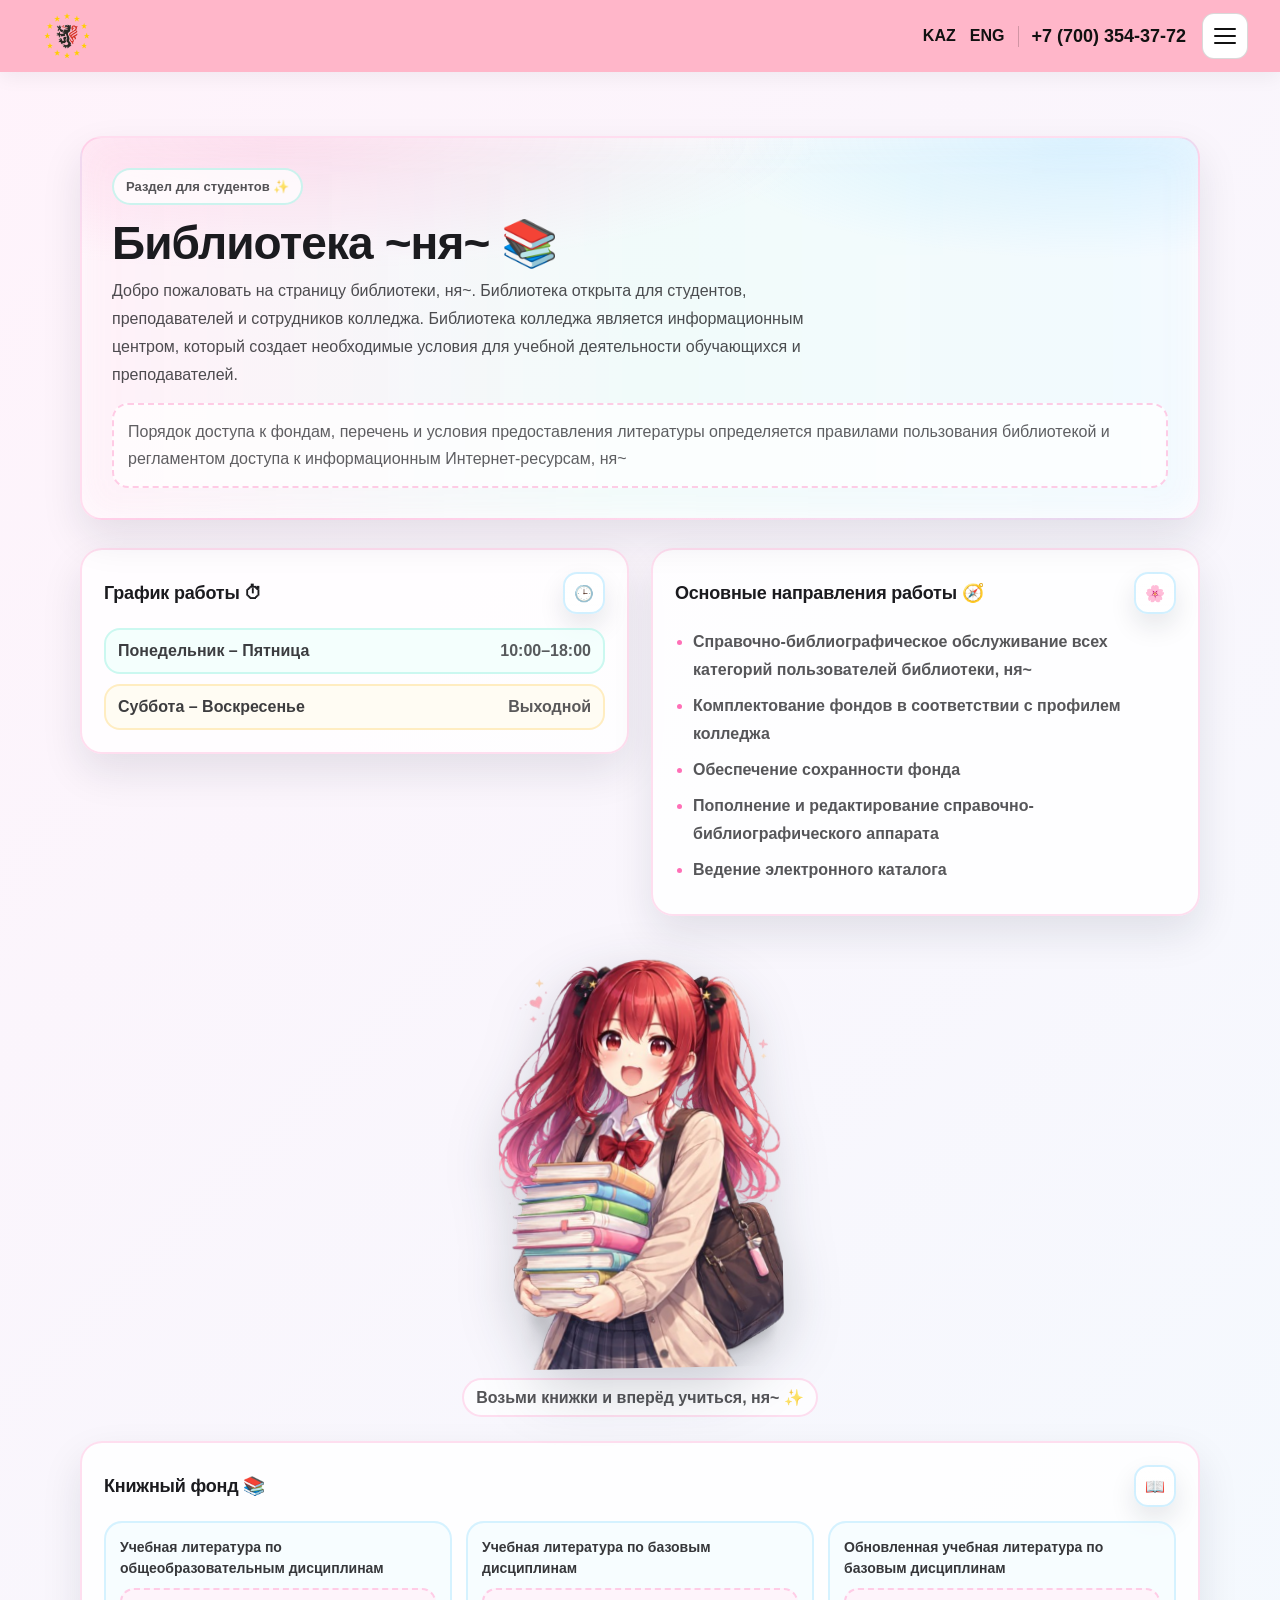
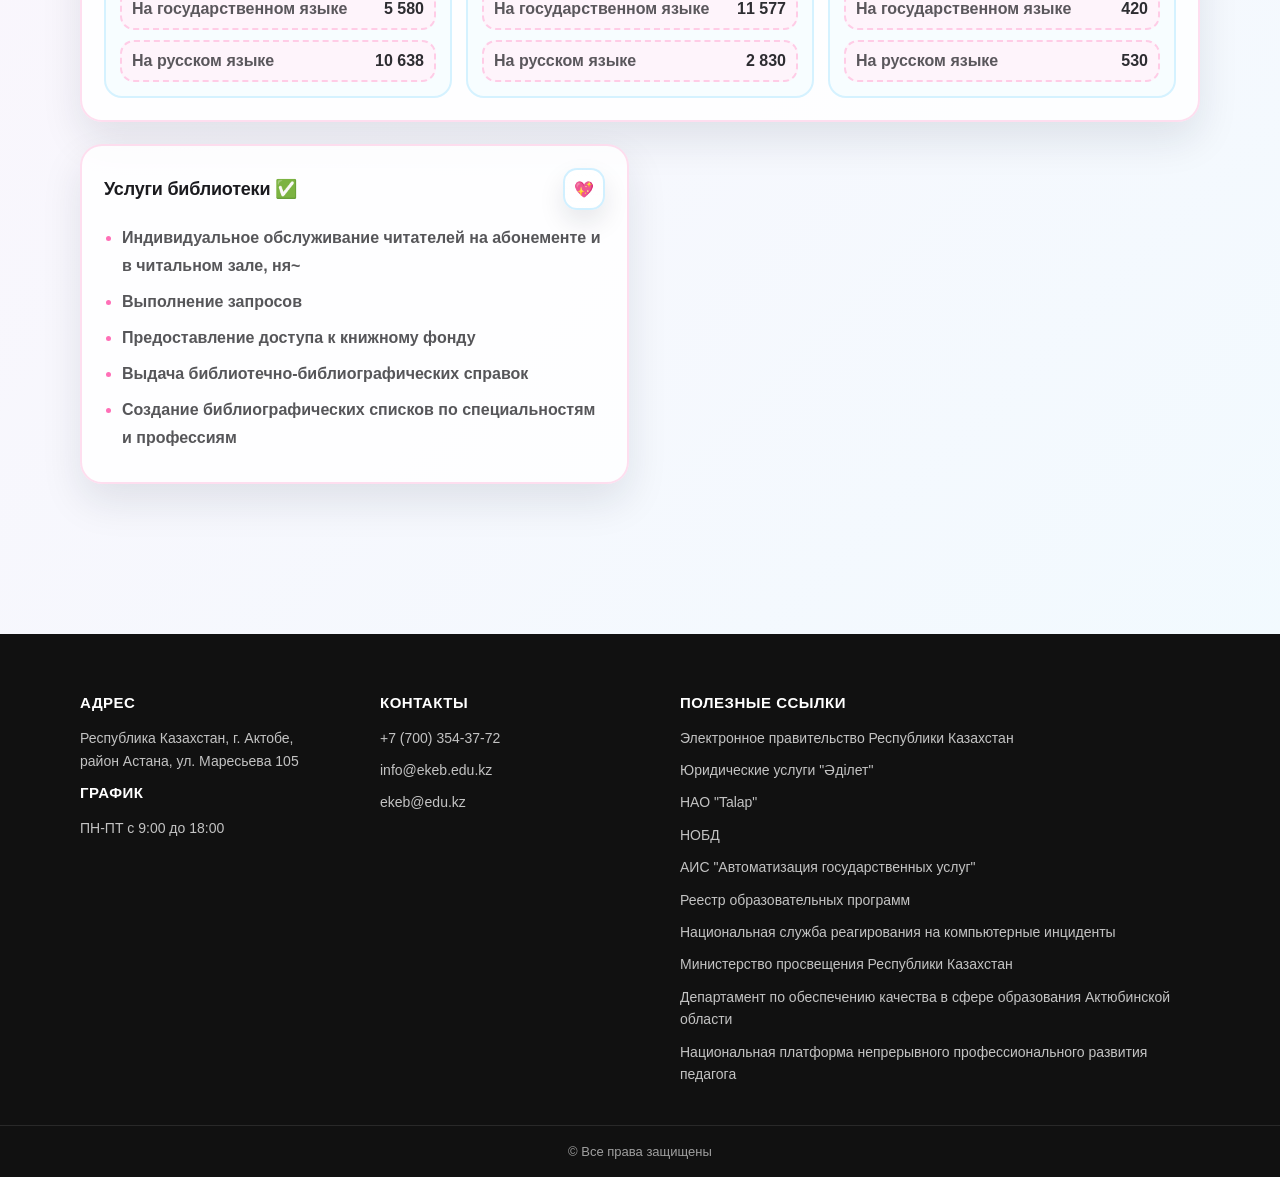
<file: library.html>
<!-- library.html -->
<!DOCTYPE html>
<html lang="ru">
<head>
  <meta charset="UTF-8" />
  <meta name="viewport" content="width=device-width, initial-scale=1.0" />
  <title>Библиотека</title>

  <link rel="stylesheet" href="style.css" />
  <link rel="stylesheet" href="library.css" />
</head>
<body>

  <!-- HEADER (НЕ ТРОГАЮ) -->
  <header class="site-header">
    <nav class="navbar">
      <a href="index.html" class="navbar__brand">
        <img src="./img/Ellipse_4.png" alt="Логотип" class="navbar__logo" />
      </a>

      <div class="navbar__right">
        <div class="navbar__meta">
          <a href="index.html" class="navbar__lang">KAZ</a>
          <a href="indexen.html" class="navbar__lang">ENG</a>
          <a href="tel:+77003543772" class="navbar__phone">+7 (700) 354-37-72</a>
        </div>

        <button class="navbar__burger" id="burgerBtn" aria-label="Открыть меню" aria-expanded="false">
          <span></span><span></span><span></span>
        </button>
      </div>

      <aside class="drawer" id="drawer" aria-hidden="true">
        <button class="drawer__close" id="drawerClose" aria-label="Закрыть меню">×</button>

        <ul class="drawer__links">
          <li><a href="index.html" class="drawer__link">Главная</a></li>
          <li><a href="about.html" class="drawer__link">О нас</a></li>
          <li><a href="abiturent.html" class="drawer__link">Абитуриенту</a></li>

          <li class="drawer__item drawer__item--has-sub">
            <button class="drawer__link drawer__toggle" type="button" aria-expanded="false">
              <span>Студенту</span>
              <span class="drawer__chev" aria-hidden="true"></span>
            </button>

            <div class="drawer__sub" aria-hidden="true">
              <div class="drawer__sub-inner">
                <a href="rules.html" class="drawer__sublink">Правила внутреннего распорядка</a>
                <a href="schedule.html" class="drawer__sublink">Расписание занятий и звонков</a>
                <a href="consultations.html" class="drawer__sublink">Расписание консультации и экзаменов</a>
                <a href="study-process.html" class="drawer__sublink">График учебного процесса</a>
                <a href="library.html" class="drawer__sublink">Библиотека</a>
                <a href="useful-links.html" class="drawer__sublink">Полезные ссылки</a>
                <a href="trust-mail.html" class="drawer__sublink">Электронный ящик доверия</a>
                <a href="student-center.html" class="drawer__sublink">Центр обслуживания студентов</a>
                <a href="payment.html" class="drawer__sublink">Оплата за обучение</a>
              </div>
            </div>
          </li>

          <li><a href="study.html" class="drawer__link">Обучение</a></li>
        </ul>

        <div class="drawer__socials">
          <a href="#" class="drawer__social" aria-label="Instagram"><img src="./img/social.png" alt="Instagram" /></a>
          <a href="#" class="drawer__social" aria-label="WhatsApp"><img src="./img/whatsapp.png" alt="WhatsApp" /></a>
          <a href="#" class="drawer__social" aria-label="TikTok"><img src="./img/social-media.png" alt="TikTok" /></a>
          <a href="#" class="drawer__social" aria-label="Telegram"><img src="./img/communication.png" alt="Telegram" /></a>
        </div>
      </aside>

      <div class="backdrop" id="backdrop"></div>
    </nav>
  </header>

  <main class="library">
    <div class="library__container">

      <!-- HERO -->
      <section class="library-hero">
        <div class="library-hero__badge">Раздел для студентов ✨</div>

        <h1 class="library-hero__title">Библиотека ~ня~ 📚</h1>

        <p class="library-hero__text">
          Добро пожаловать на страницу библиотеки, ня~. Библиотека открыта для студентов, преподавателей и сотрудников колледжа.
          Библиотека колледжа является информационным центром, который создает необходимые условия для учебной деятельности
          обучающихся и преподавателей.
        </p>

        <div class="library-hero__note">
          Порядок доступа к фондам, перечень и условия предоставления литературы определяется правилами пользования библиотекой
          и регламентом доступа к информационным Интернет-ресурсам, ня~
        </div>
      </section>

      <!-- GRID -->
      <section class="library-grid">

        <!-- График -->
        <article class="card">
          <div class="card__head">
            <h2 class="card__title">График работы ⏱</h2>
            <div class="card__icon" aria-hidden="true">🕒</div>
          </div>

          <div class="schedule">
            <div class="schedule__row">
              <div class="schedule__day">Понедельник – Пятница</div>
              <div class="schedule__time">10:00–18:00</div>
            </div>
            <div class="schedule__row schedule__row--muted">
              <div class="schedule__day">Суббота – Воскресенье</div>
              <div class="schedule__time">Выходной</div>
            </div>
          </div>
        </article>

        <!-- Направления -->
        <article class="card">
          <div class="card__head">
            <h2 class="card__title">Основные направления работы 🧭</h2>
            <div class="card__icon" aria-hidden="true">🌸</div>
          </div>

          <ul class="bullets">
            <li>Справочно-библиографическое обслуживание всех категорий пользователей библиотеки, ня~</li>
            <li>Комплектование фондов в соответствии с профилем колледжа</li>
            <li>Обеспечение сохранности фонда</li>
            <li>Пополнение и редактирование справочно-библиографического аппарата</li>
            <li>Ведение электронного каталога</li>
          </ul>
        </article>

        <!-- АНИМЕ-ДЕВОЧКА ПО СЕРЕДИНЕ -->
        <div class="anime-mid" aria-hidden="true">
          <img src="./img/ChatGPT_Image_25_февр._2026_г.__18_15_23-removebg-preview.png" alt="аниме девушка держит книги">
          <p class="anime-mid__cap">Возьми книжки и вперёд учиться, ня~ ✨</p>
        </div>

        <!-- Фонд (широкая) -->
        <article class="card card--wide">
          <div class="card__head">
            <h2 class="card__title">Книжный фонд 📚</h2>
            <div class="card__icon" aria-hidden="true">📖</div>
          </div>

          <div class="fund">
            <div class="fund__block">
              <h3 class="fund__title">Учебная литература по общеобразовательным дисциплинам</h3>
              <ul class="list">
                <li class="list__item"><span>На государственном языке</span><b>5 580</b></li>
                <li class="list__item"><span>На русском языке</span><b>10 638</b></li>
              </ul>
            </div>

            <div class="fund__block">
              <h3 class="fund__title">Учебная литература по базовым дисциплинам</h3>
              <ul class="list">
                <li class="list__item"><span>На государственном языке</span><b>11 577</b></li>
                <li class="list__item"><span>На русском языке</span><b>2 830</b></li>
              </ul>
            </div>

            <div class="fund__block">
              <h3 class="fund__title">Обновленная учебная литература по базовым дисциплинам</h3>
              <ul class="list">
                <li class="list__item"><span>На государственном языке</span><b>420</b></li>
                <li class="list__item"><span>На русском языке</span><b>530</b></li>
              </ul>
            </div>
          </div>
        </article>

        <!-- Услуги -->
        <article class="card">
          <div class="card__head">
            <h2 class="card__title">Услуги библиотеки ✅</h2>
            <div class="card__icon" aria-hidden="true">💖</div>
          </div>

          <ul class="bullets">
            <li>Индивидуальное обслуживание читателей на абонементе и в читальном зале, ня~</li>
            <li>Выполнение запросов</li>
            <li>Предоставление доступа к книжному фонду</li>
            <li>Выдача библиотечно-библиографических справок</li>
            <li>Создание библиографических списков по специальностям и профессиям</li>
          </ul>
        </article>

      </section>
    </div>
  </main>

  <!-- FOOTER (НЕ ТРОГАЮ) -->
  <footer class="footer">
    <div class="container footer__container">
      <div class="footer__col">
        <h3 class="footer__title">Адрес</h3>
        <p class="footer__text">
          Республика Казахстан, г. Актобе,<br />
          район Астана, ул. Маресьева 105
        </p>

        <h3 class="footer__title">График</h3>
        <p class="footer__text">ПН-ПТ с 9:00 до 18:00</p>
      </div>

      <div class="footer__col">
        <h3 class="footer__title">Контакты</h3>
        <a href="tel:+77003543772" class="footer__link">+7 (700) 354-37-72</a>
        <a href="mailto:info@ekeb.edu.kz" class="footer__link">info@ekeb.edu.kz</a>
        <a href="mailto:ekeb@edu.kz" class="footer__link">ekeb@edu.kz</a>
      </div>

      <div class="footer__col">
        <h3 class="footer__title">Полезные ссылки</h3>
        <a href="#" class="footer__link">Электронное правительство Республики Казахстан</a>
        <a href="#" class="footer__link">Юридические услуги "Әділет"</a>
        <a href="#" class="footer__link">НАО "Talap"</a>
        <a href="#" class="footer__link">НОБД</a>
        <a href="#" class="footer__link">АИС "Автоматизация государственных услуг"</a>
        <a href="#" class="footer__link">Реестр образовательных программ</a>
        <a href="#" class="footer__link">Национальная служба реагирования на компьютерные инциденты</a>
        <a href="#" class="footer__link">Министерство просвещения Республики Казахстан</a>
        <a href="#" class="footer__link">Департамент по обеспечению качества в сфере образования Актюбинской области</a>
        <a href="#" class="footer__link">Национальная платформа непрерывного профессионального развития педагога</a>
      </div>
    </div>

    <div class="footer__bottom">© Все права защищены</div>
  </footer>

  <script src="./burger.js"></script>
</body>
</html>
</file>
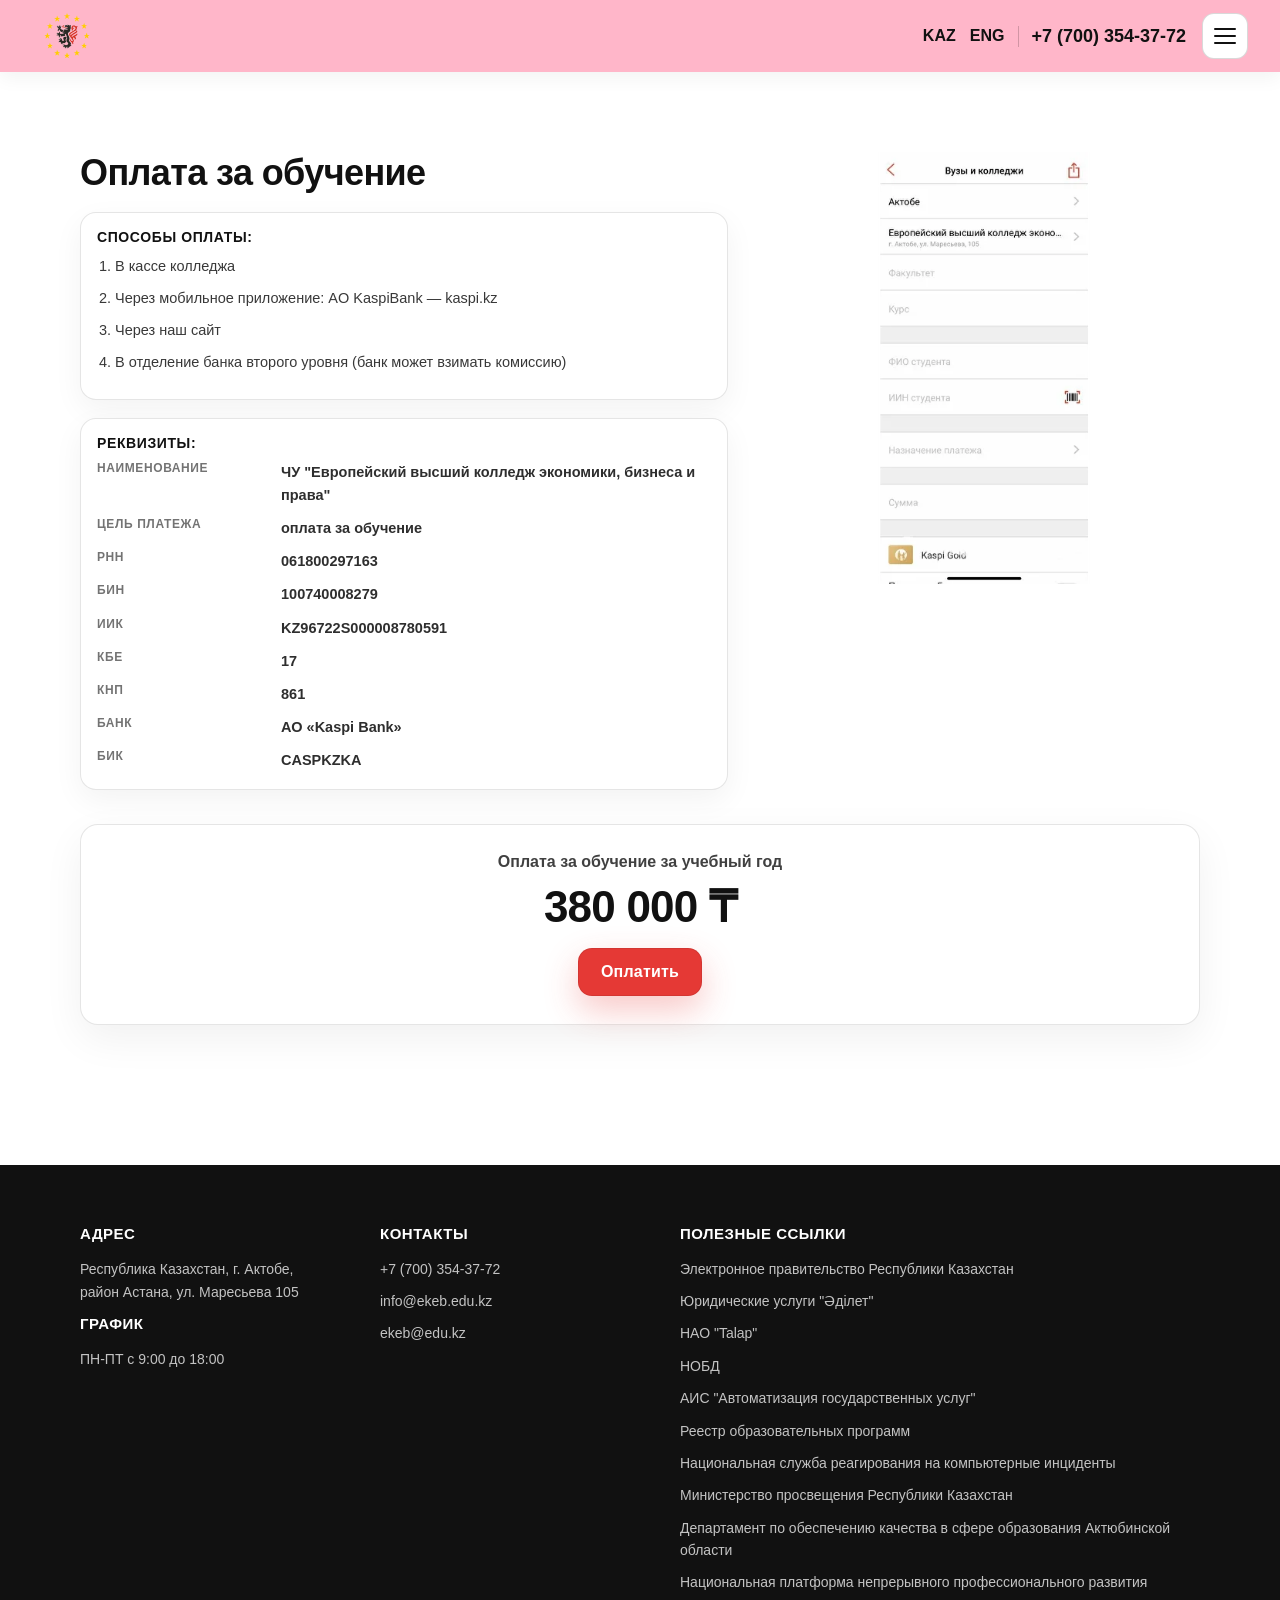
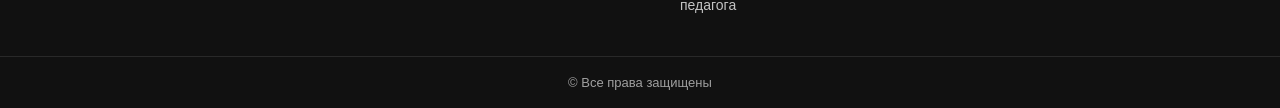
<file: payment.html>
<!DOCTYPE html>
<html lang="ru">
<head>
  <meta charset="UTF-8" />
  <meta name="viewport" content="width=device-width, initial-scale=1.0" />
  <title>Оплата за обучение</title>

  <link rel="stylesheet" href="style.css" />
  <link rel="stylesheet" href="payment.css" />
</head>
<body>

  <!-- HEADER (как у тебя в других страницах) -->
  <!-- HEADER -->
  <header class="site-header">
    <nav class="navbar">
      <a href="index.html" class="navbar__brand">
        <img src="./img/Ellipse_4.png" alt="Логотип" class="navbar__logo" />
      </a>

      <div class="navbar__right">
        <div class="navbar__meta">
          <a href="index.html" class="navbar__lang">KAZ</a>
          <a href="indexen.html" class="navbar__lang">ENG</a>
          <a href="tel:+77003543772" class="navbar__phone">+7 (700) 354-37-72</a>
        </div>

        <button class="navbar__burger" id="burgerBtn" aria-label="Открыть меню" aria-expanded="false">
          <span></span><span></span><span></span>
        </button>
      </div>

      <aside class="drawer" id="drawer" aria-hidden="true">
        <button class="drawer__close" id="drawerClose" aria-label="Закрыть меню">×</button>

        <ul class="drawer__links">
          <li><a href="index.html" class="drawer__link">Главная</a></li>
          <li><a href="about.html" class="drawer__link">О нас</a></li>
          <li><a href="abiturent.html" class="drawer__link">Абитуриенту</a></li>

          <li class="drawer__item drawer__item--has-sub">
            <button class="drawer__link drawer__toggle" type="button" aria-expanded="false">
              <span>Студенту</span>
              <span class="drawer__chev" aria-hidden="true"></span>
            </button>

            <div class="drawer__sub" aria-hidden="true">
              <div class="drawer__sub-inner">
                <a href="rules.html" class="drawer__sublink">Правила внутреннего распорядка</a>
                <a href="schedule.html" class="drawer__sublink">Расписание занятий и звонков</a>
                <a href="consultations.html" class="drawer__sublink">Расписание консультации и экзаменов</a>
                <a href="study-process.html" class="drawer__sublink">График учебного процесса</a>
                <a href="library.html" class="drawer__sublink">Библиотека</a>
                <a href="useful-links.html" class="drawer__sublink">Полезные ссылки</a>
                <a href="trust-mail.html" class="drawer__sublink">Электронный ящик доверия</a>
                <a href="student-center.html" class="drawer__sublink">Центр обслуживания студентов</a>
                <a href="payment.html" class="drawer__sublink">Оплата за обучение</a>
              </div>
            </div>
          </li>

          <li><a href="study.html" class="drawer__link">Обучение</a></li>
        </ul>

        <div class="drawer__socials">
          <a href="#" class="drawer__social" aria-label="Instagram"><img src="./img/social.png" alt="Instagram" /></a>
          <a href="#" class="drawer__social" aria-label="WhatsApp"><img src="./img/whatsapp.png" alt="WhatsApp" /></a>
          <a href="#" class="drawer__social" aria-label="TikTok"><img src="./img/social-media.png" alt="TikTok" /></a>
          <a href="#" class="drawer__social" aria-label="Telegram"><img src="./img/communication.png" alt="Telegram" /></a>
        </div>
      </aside>

      <div class="backdrop" id="backdrop"></div>
    </nav>
  </header>

  <!-- MAIN CONTENT (твой код без изменений) -->
  <main>
    <section class="pay" id="pay">
      <div class="container pay__container">

        <!-- TOP: text + image -->
        <div class="pay__top">
          <div class="pay__info">
            <h2 class="pay__title">Оплата за обучение</h2>

            <div class="pay__block">
              <h3 class="pay__subtitle">Способы оплаты:</h3>
              <ol class="pay__list">
                <li>В кассе колледжа</li>
                <li>Через мобильное приложение: AO KaspiBank — kaspi.kz</li>
                <li>Через наш сайт</li>
                <li>В отделение банка второго уровня (банк может взимать комиссию)</li>
              </ol>
            </div>

            <div class="pay__block">
              <h3 class="pay__subtitle">Реквизиты:</h3>

              <dl class="pay__dl">
                <div class="pay__row">
                  <dt>Наименование</dt>
                  <dd>ЧУ "Европейский высший колледж экономики, бизнеса и права"</dd>
                </div>

                <div class="pay__row">
                  <dt>Цель платежа</dt>
                  <dd>оплата за обучение</dd>
                </div>

                <div class="pay__row">
                  <dt>РНН</dt>
                  <dd>061800297163</dd>
                </div>

                <div class="pay__row">
                  <dt>БИН</dt>
                  <dd>100740008279</dd>
                </div>

                <div class="pay__row">
                  <dt>ИИК</dt>
                  <dd>KZ96722S000008780591</dd>
                </div>

                <div class="pay__row">
                  <dt>КБЕ</dt>
                  <dd>17</dd>
                </div>

                <div class="pay__row">
                  <dt>КНП</dt>
                  <dd>861</dd>
                </div>

                <div class="pay__row">
                  <dt>Банк</dt>
                  <dd>АО «Kaspi Bank»</dd>
                </div>

                <div class="pay__row">
                  <dt>БИК</dt>
                  <dd>CASPKZKA</dd>
                </div>
              </dl>
            </div>
          </div>

          <!-- RIGHT: image -->
          <div class="pay__media">
            <img src="./img/Group_1_1.png.webp" alt="Оплата" class="pay__image">
          </div>
        </div>

        <!-- BOTTOM: centered text + price + button -->
        <div class="pay__bottom">
          <p class="pay__note">Оплата за обучение за учебный год</p>
          <div class="pay__price">380 000 ₸</div>

          <a class="pay__btn" href="#" role="button" aria-label="Оплатить обучение">
            Оплатить
          </a>
        </div>

      </div>
    </section>
  </main>

  <!-- FOOTER (как у тебя в других страницах) -->
  <footer class="footer">
    <div class="container footer__container">

      <div class="footer__col">
        <h3 class="footer__title">Адрес</h3>
        <p class="footer__text">
          Республика Казахстан, г. Актобе,<br>
          район Астана, ул. Маресьева 105
        </p>

        <h3 class="footer__title">График</h3>
        <p class="footer__text">
          ПН-ПТ с 9:00 до 18:00
        </p>
      </div>

      <div class="footer__col">
        <h3 class="footer__title">Контакты</h3>
        <a href="tel:+77003543772" class="footer__link">+7 (700) 354-37-72</a>
        <a href="mailto:info@ekeb.edu.kz" class="footer__link">info@ekeb.edu.kz</a>
        <a href="mailto:ekeb@edu.kz" class="footer__link">ekeb@edu.kz</a>
      </div>

      <div class="footer__col">
        <h3 class="footer__title">Полезные ссылки</h3>

        <a href="#" class="footer__link">Электронное правительство Республики Казахстан</a>
        <a href="#" class="footer__link">Юридические услуги "Әділет"</a>
        <a href="#" class="footer__link">НАО "Talap"</a>
        <a href="#" class="footer__link">НОБД</a>
        <a href="#" class="footer__link">АИС "Автоматизация государственных услуг"</a>
        <a href="#" class="footer__link">Реестр образовательных программ</a>
        <a href="#" class="footer__link">Национальная служба реагирования на компьютерные инциденты</a>
        <a href="#" class="footer__link">Министерство просвещения Республики Казахстан</a>
        <a href="#" class="footer__link">Департамент по обеспечению качества в сфере образования Актюбинской области</a>
        <a href="#" class="footer__link">Национальная платформа непрерывного профессионального развития педагога</a>
      </div>

    </div>

    <div class="footer__bottom">
      © Все права защищены
    </div>
  </footer>

  <script src="./burger.js"></script>
</body>
</html>
</file>
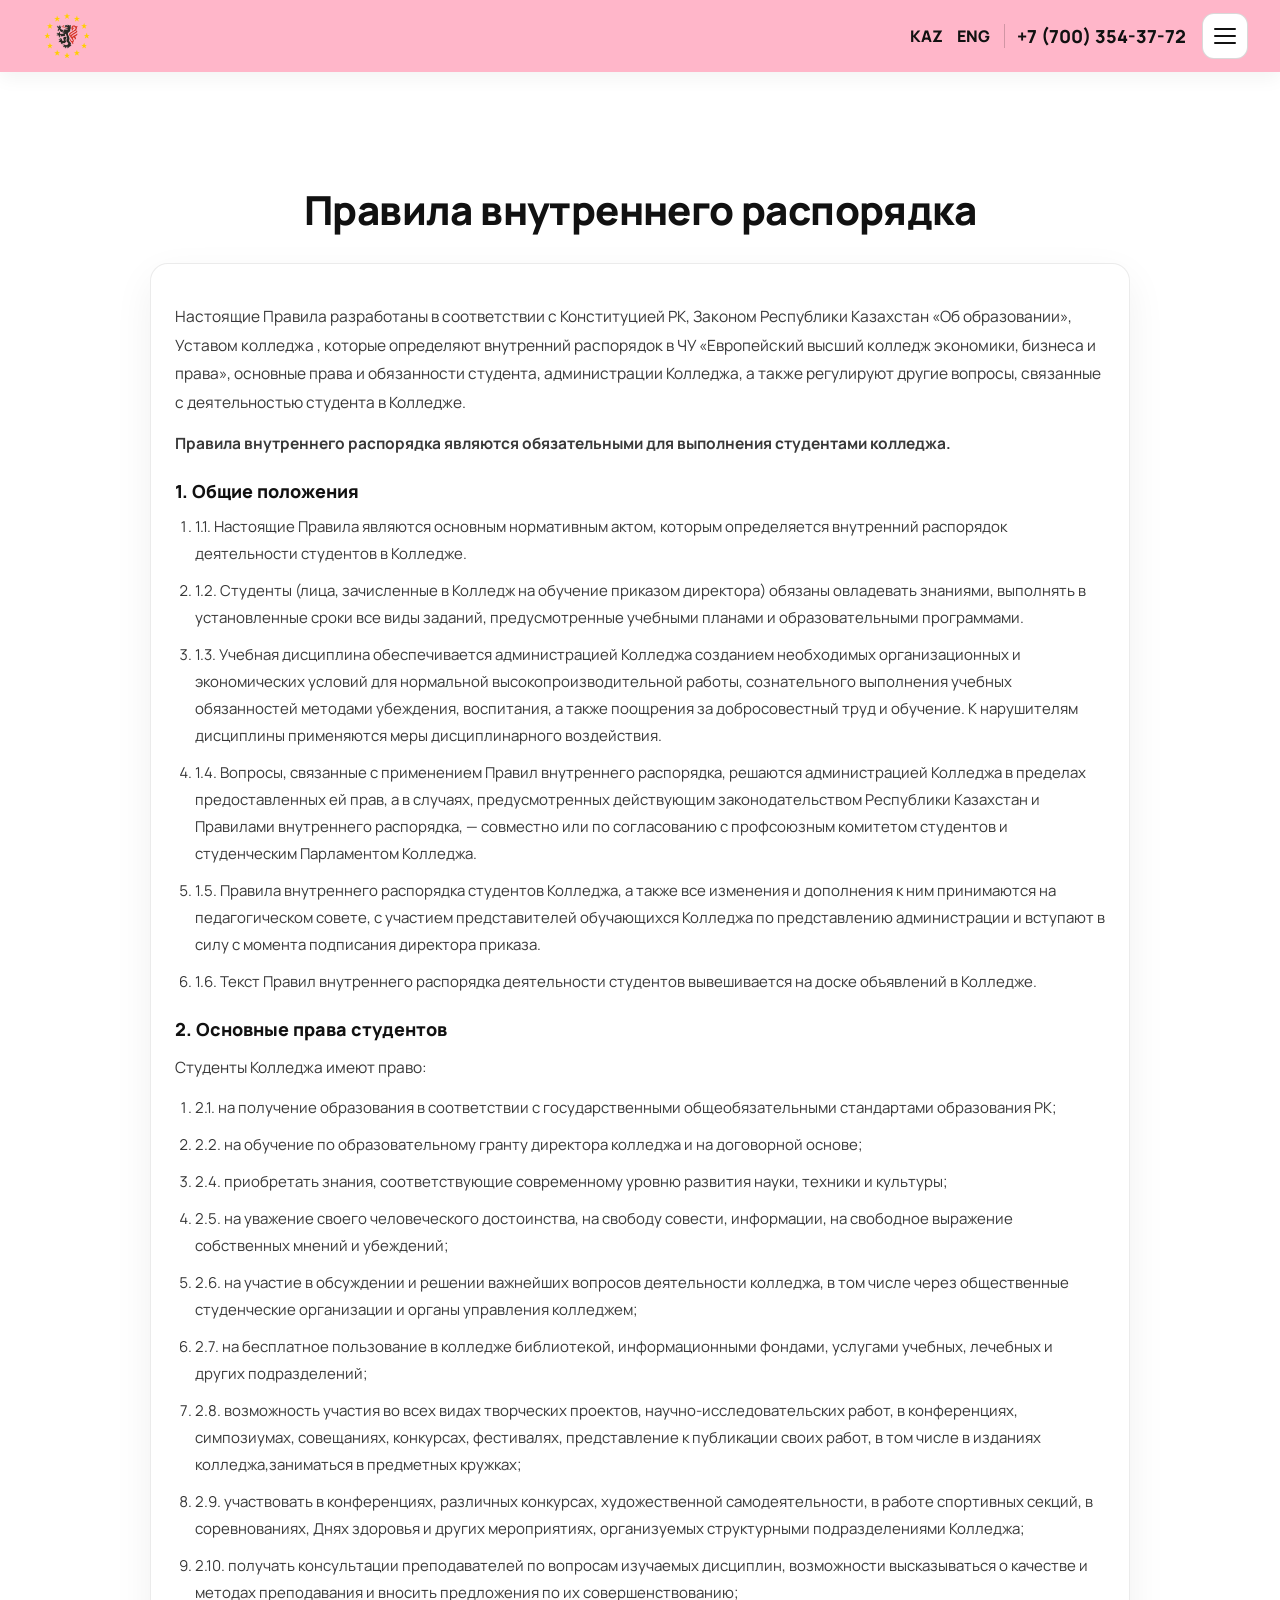
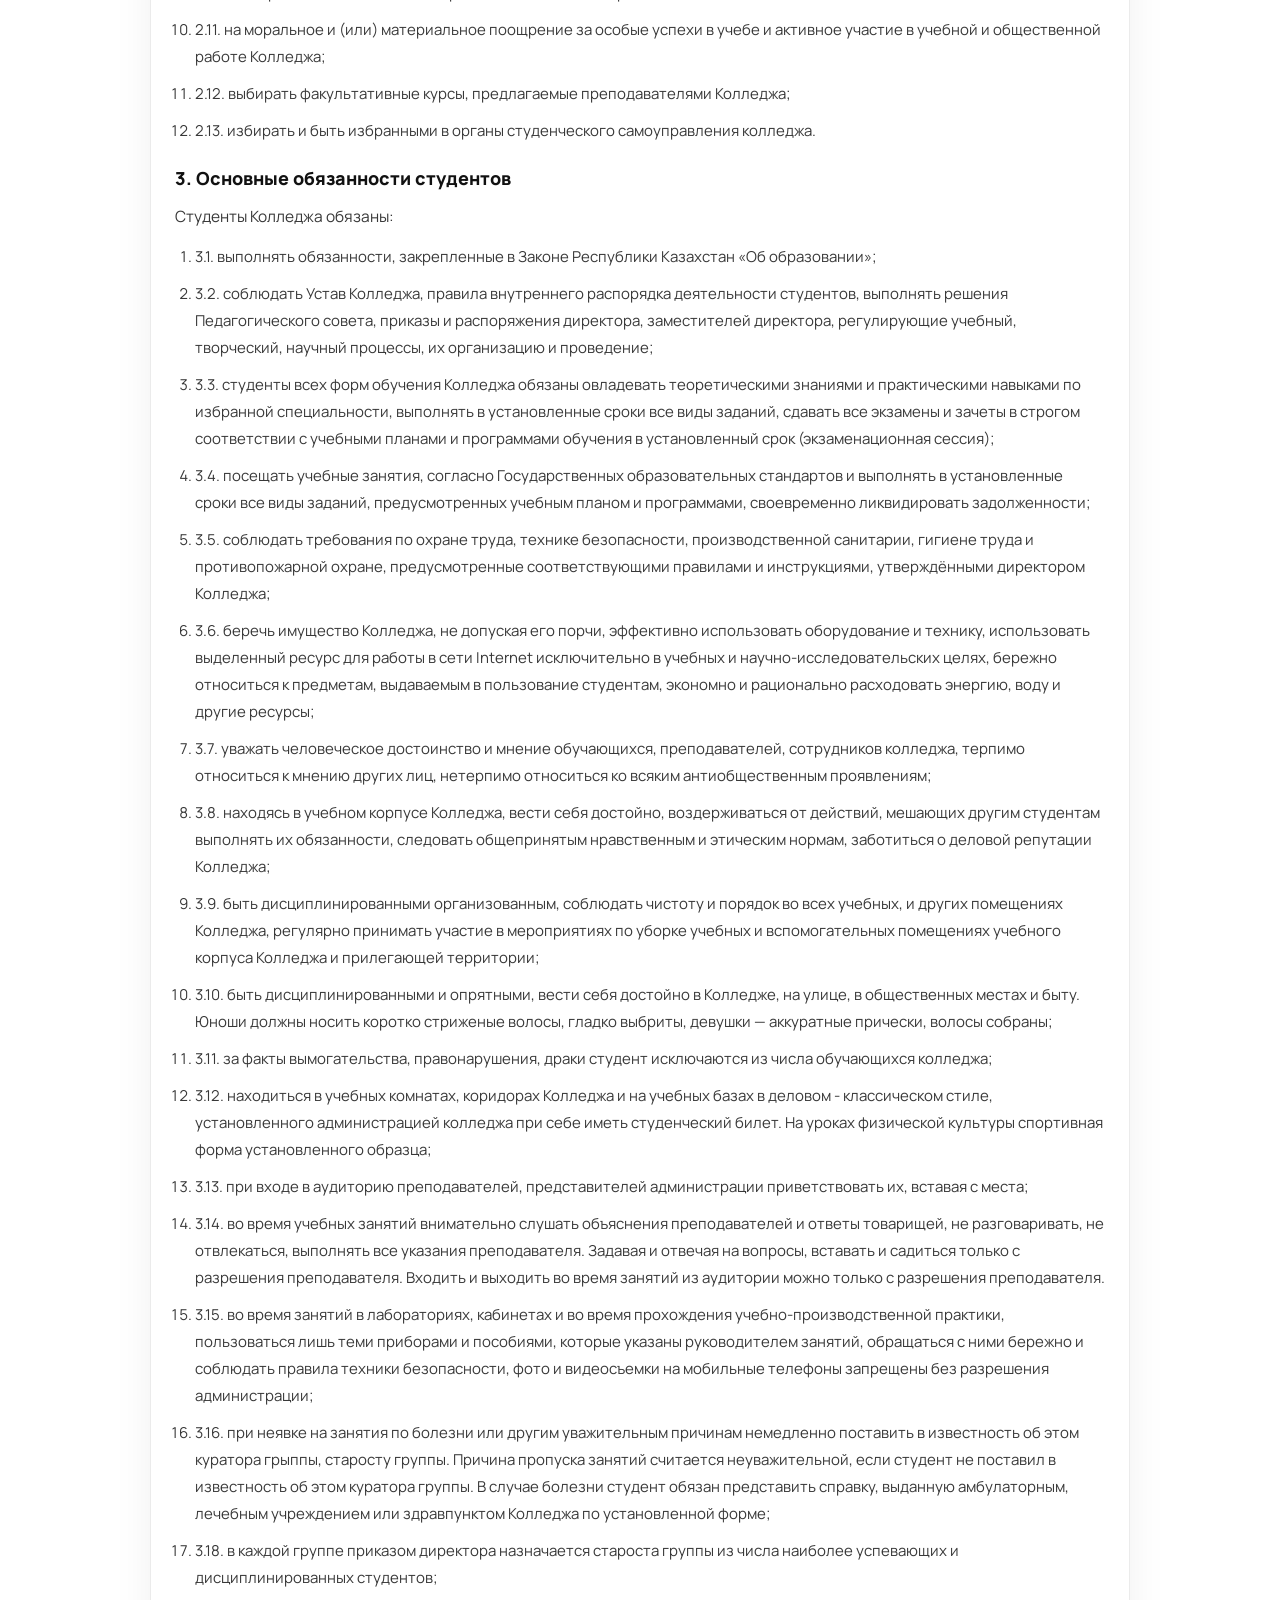
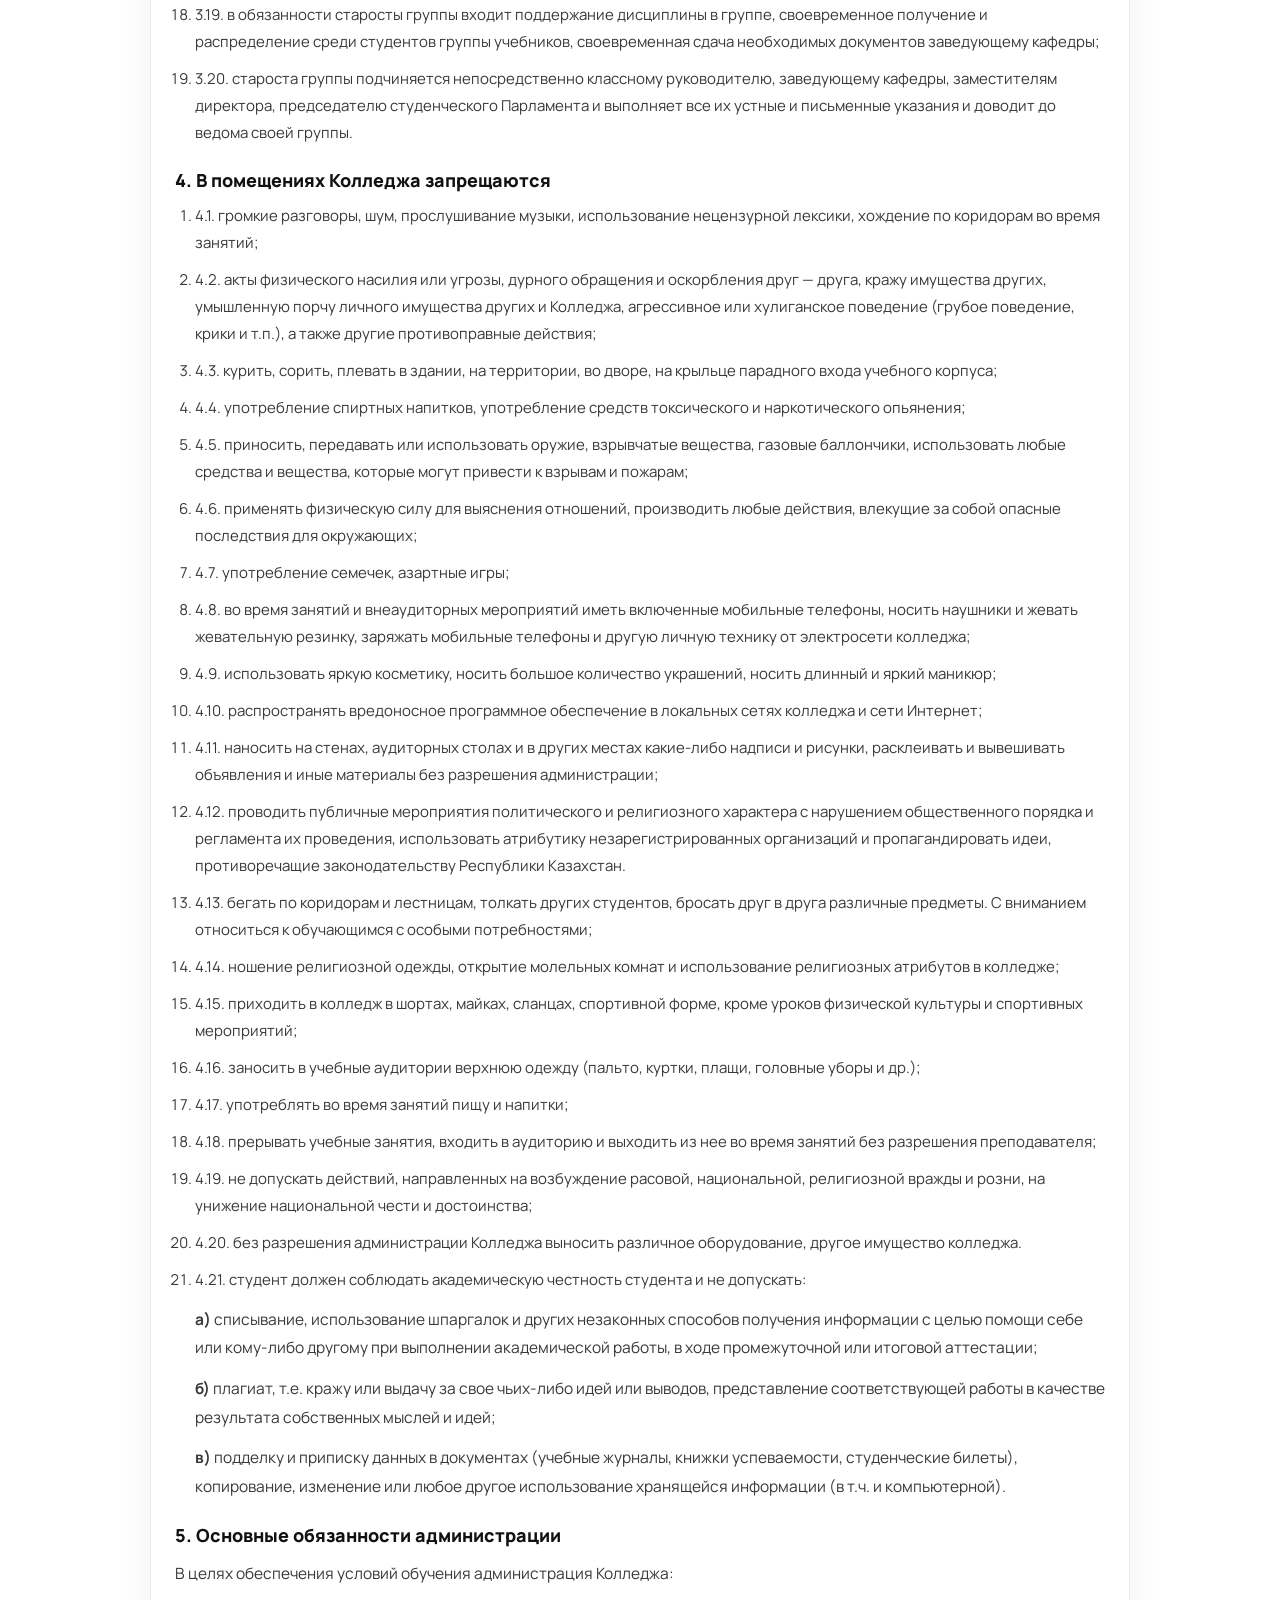
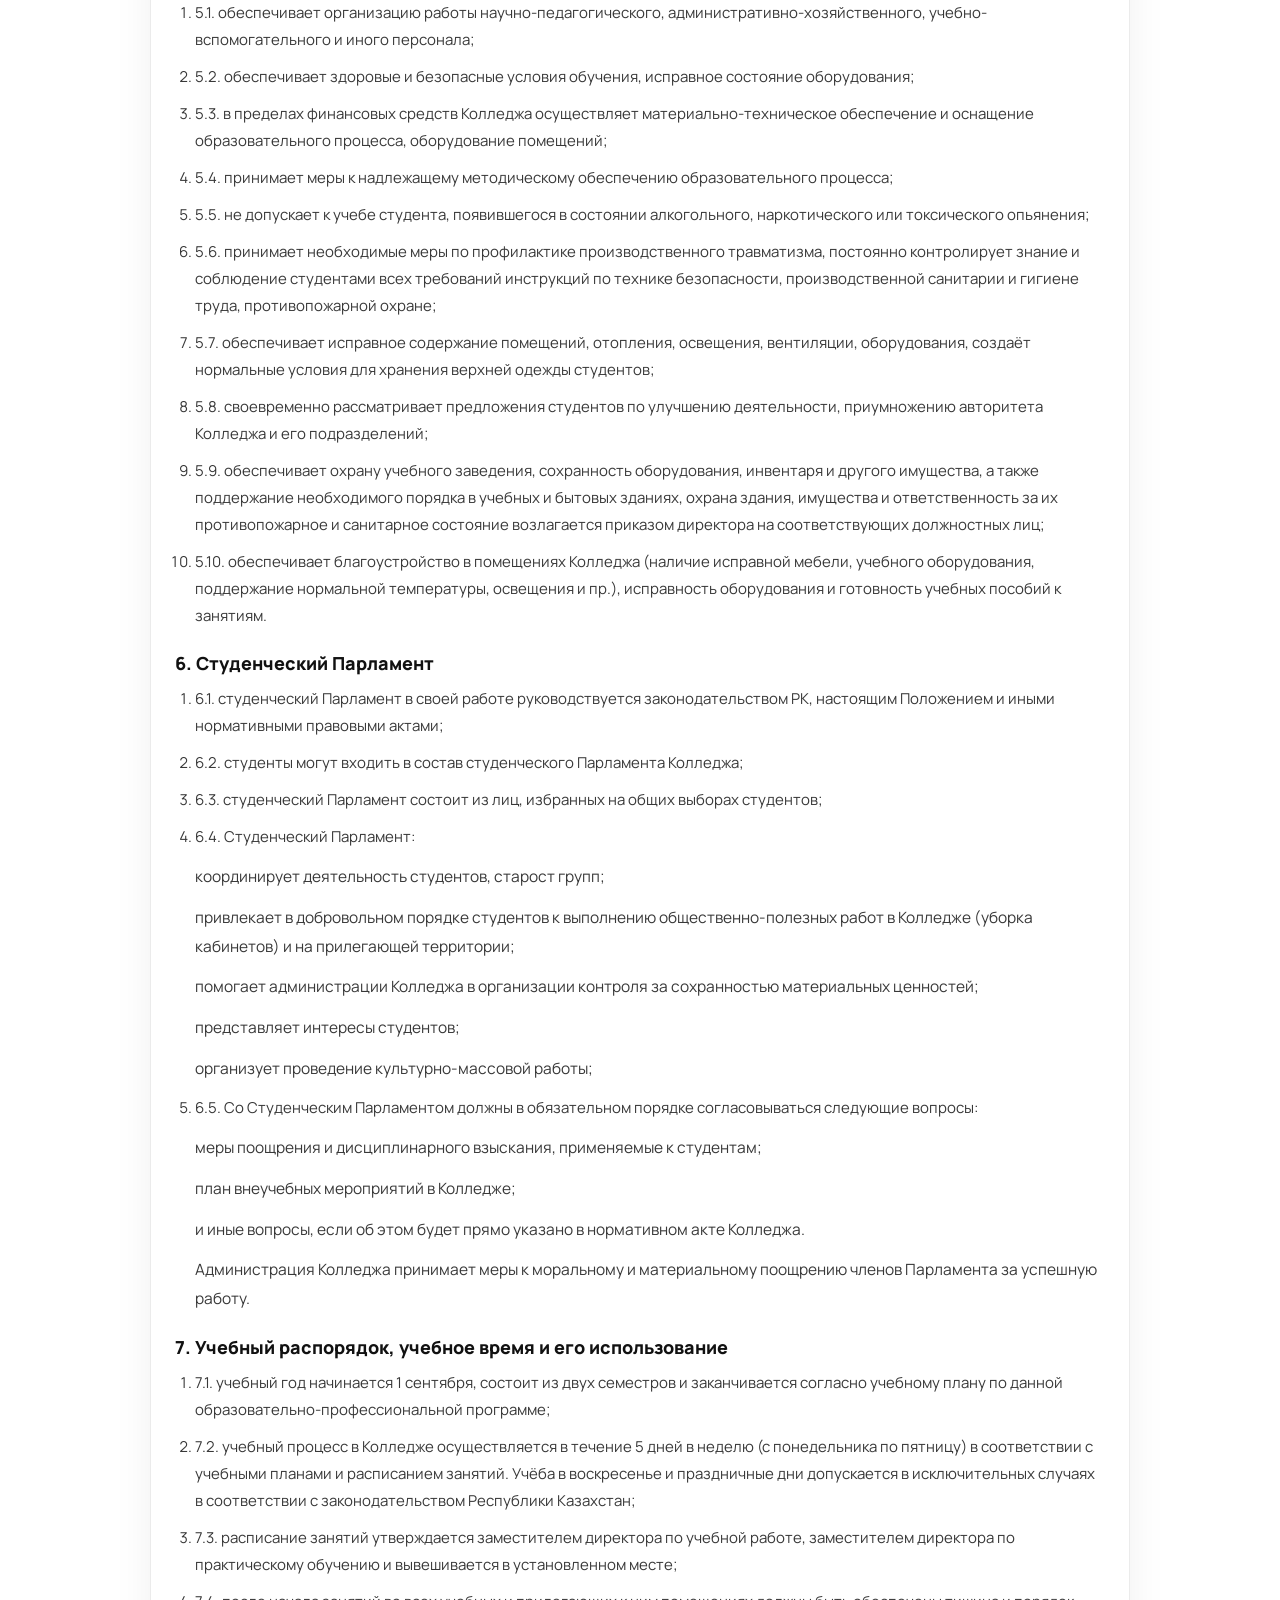
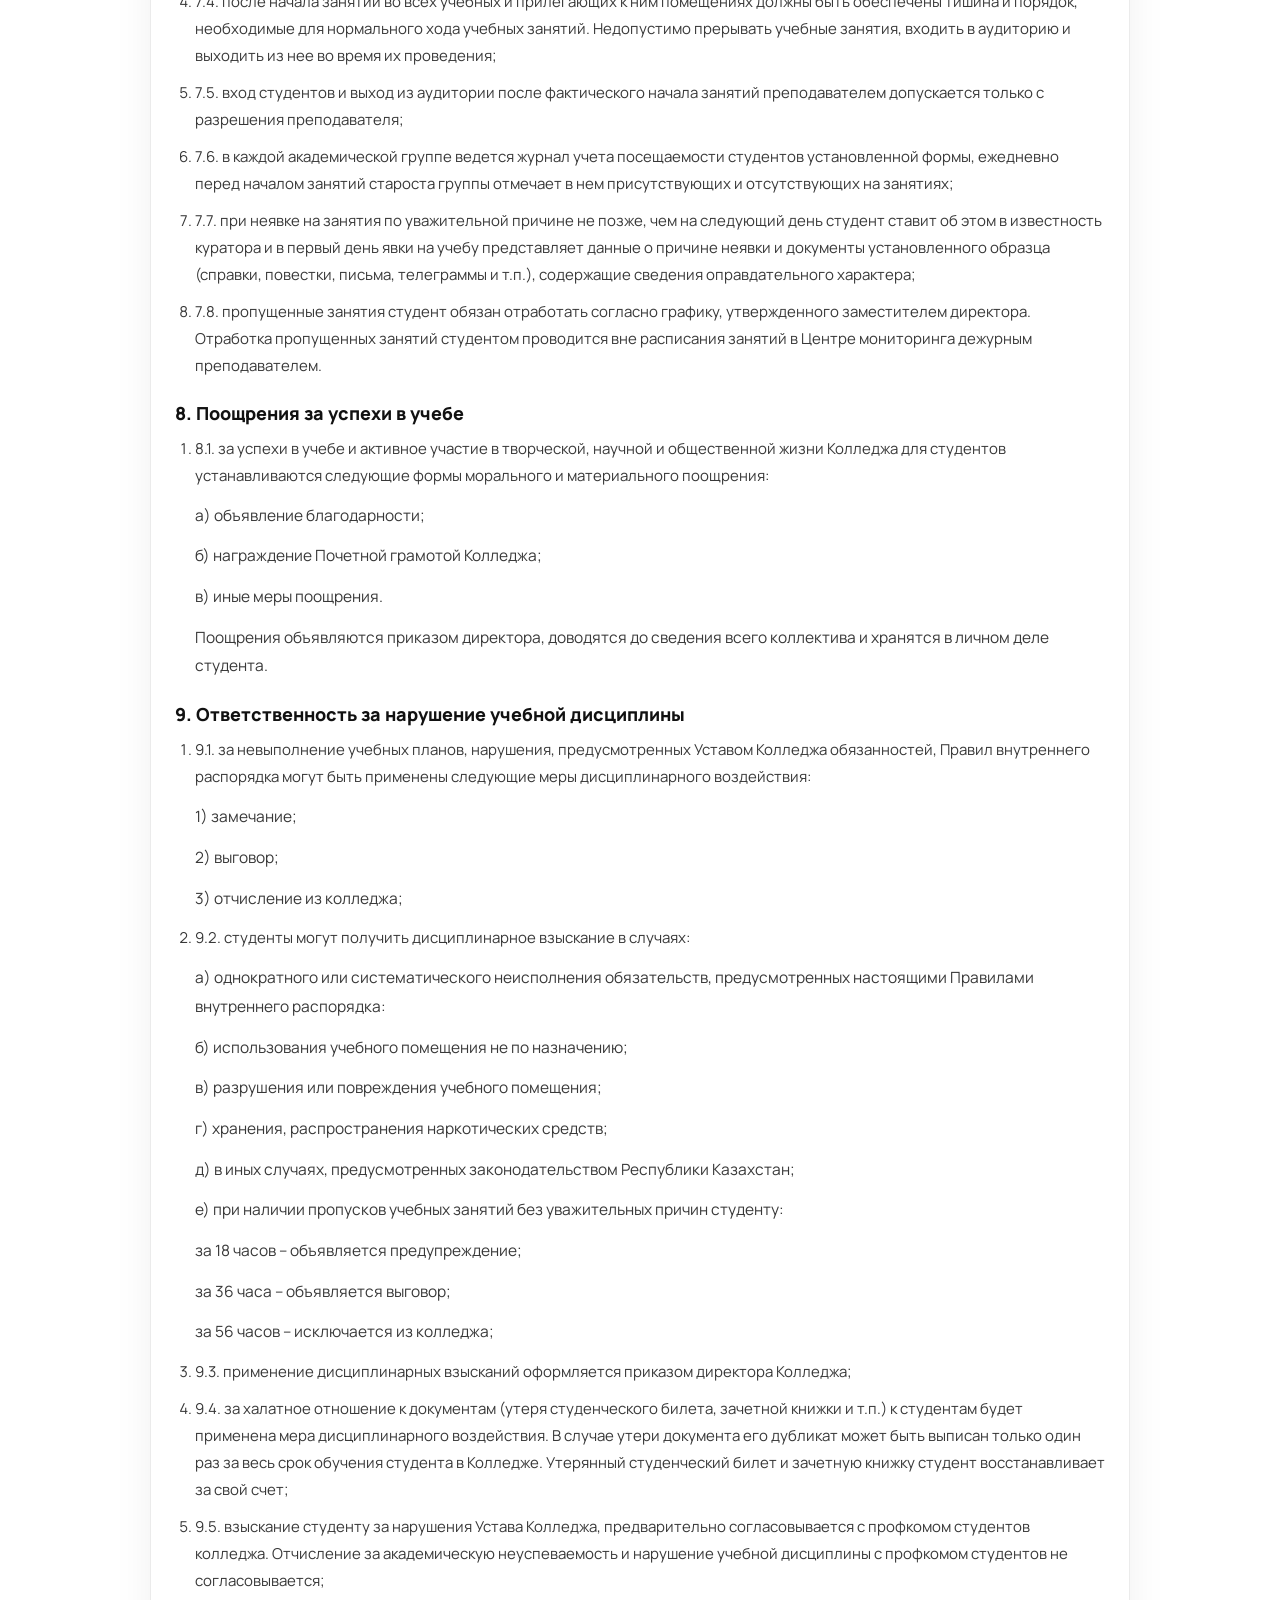
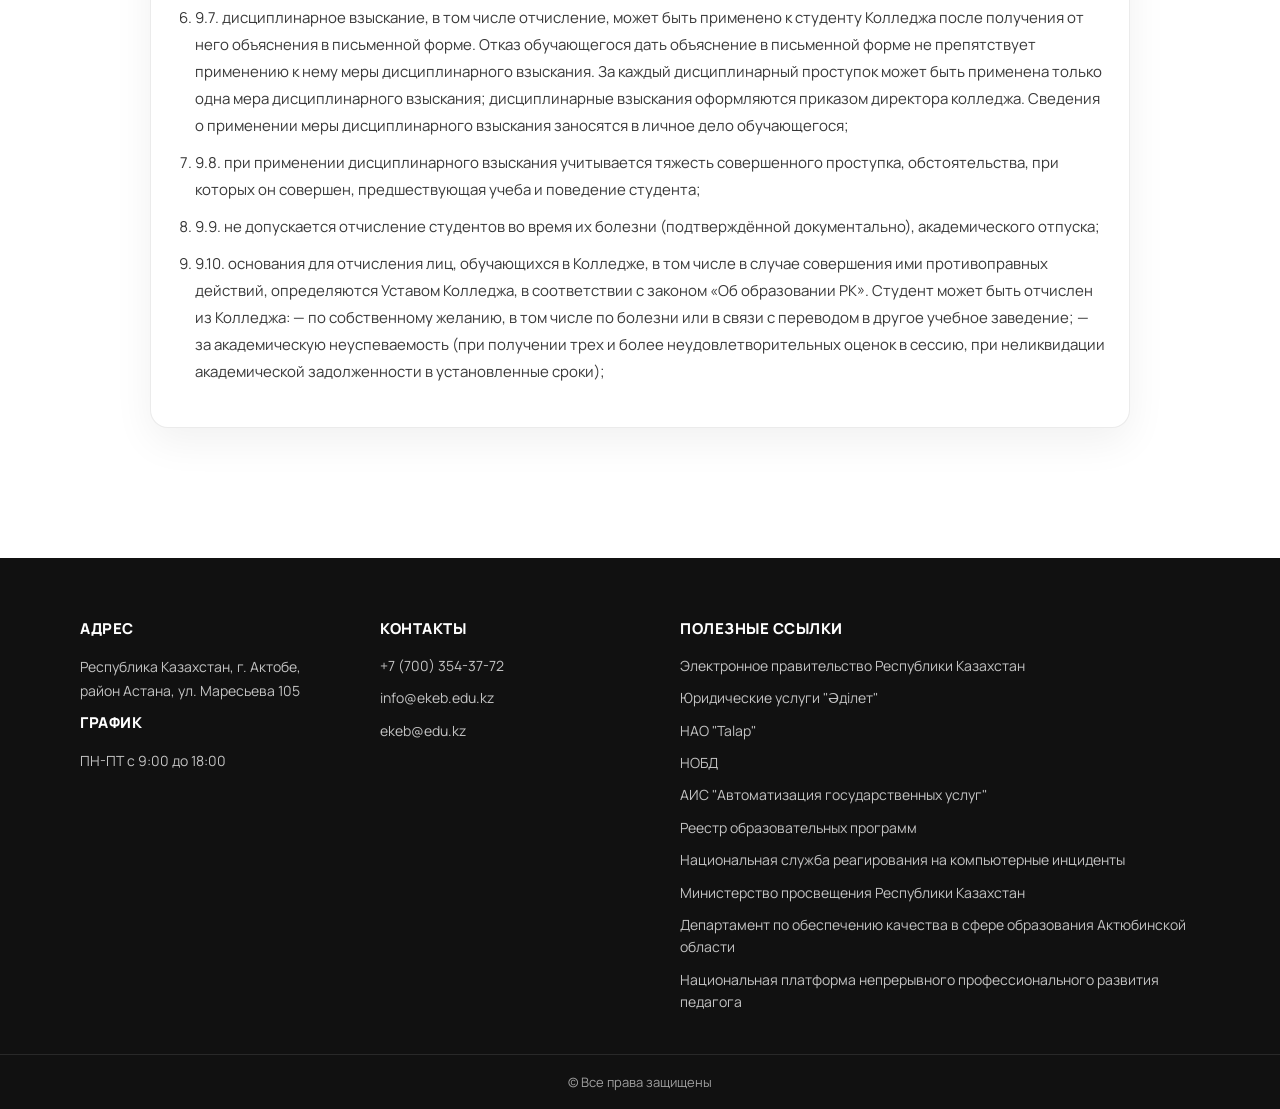
<file: rules.html>
<!DOCTYPE html>
<html lang="ru">
<head>
  <meta charset="UTF-8" />
  <meta name="viewport" content="width=device-width, initial-scale=1.0" />
  <title>Правила внутреннего распорядка</title>

  <link rel="stylesheet" href="style.css" />
  <link rel="stylesheet" href="rules.css" />
  <link href="https://fonts.googleapis.com/css2?family=Manrope:wght@600;700;800;900&display=swap" rel="stylesheet">
</head>

<body>

  <!-- ТВОЙ HEADER -->
  <!-- HEADER -->
  <header class="site-header">
    <nav class="navbar">
      <a href="index.html" class="navbar__brand">
        <img src="./img/Ellipse_4.png" alt="Логотип" class="navbar__logo" />
      </a>

      <div class="navbar__right">
        <div class="navbar__meta">
          <a href="index.html" class="navbar__lang">KAZ</a>
          <a href="indexen.html" class="navbar__lang">ENG</a>
          <a href="tel:+77003543772" class="navbar__phone">+7 (700) 354-37-72</a>
        </div>

        <button class="navbar__burger" id="burgerBtn" aria-label="Открыть меню" aria-expanded="false">
          <span></span><span></span><span></span>
        </button>
      </div>

      <aside class="drawer" id="drawer" aria-hidden="true">
        <button class="drawer__close" id="drawerClose" aria-label="Закрыть меню">×</button>

        <ul class="drawer__links">
          <li><a href="index.html" class="drawer__link">Главная</a></li>
          <li><a href="about.html" class="drawer__link">О нас</a></li>
          <li><a href="abiturent.html" class="drawer__link">Абитуриенту</a></li>

          <li class="drawer__item drawer__item--has-sub">
            <button class="drawer__link drawer__toggle" type="button" aria-expanded="false">
              <span>Студенту</span>
              <span class="drawer__chev" aria-hidden="true"></span>
            </button>

            <div class="drawer__sub" aria-hidden="true">
              <div class="drawer__sub-inner">
                <a href="rules.html" class="drawer__sublink">Правила внутреннего распорядка</a>
                <a href="schedule.html" class="drawer__sublink">Расписание занятий и звонков</a>
                <a href="consultations.html" class="drawer__sublink">Расписание консультации и экзаменов</a>
                <a href="study-process.html" class="drawer__sublink">График учебного процесса</a>
                <a href="library.html" class="drawer__sublink">Библиотека</a>
                <a href="useful-links.html" class="drawer__sublink">Полезные ссылки</a>
                <a href="trust-mail.html" class="drawer__sublink">Электронный ящик доверия</a>
                <a href="student-center.html" class="drawer__sublink">Центр обслуживания студентов</a>
                <a href="payment.html" class="drawer__sublink">Оплата за обучение</a>
              </div>
            </div>
          </li>

          <li><a href="study.html" class="drawer__link">Обучение</a></li>
        </ul>

        <div class="drawer__socials">
          <a href="#" class="drawer__social" aria-label="Instagram"><img src="./img/social.png" alt="Instagram" /></a>
          <a href="#" class="drawer__social" aria-label="WhatsApp"><img src="./img/whatsapp.png" alt="WhatsApp" /></a>
          <a href="#" class="drawer__social" aria-label="TikTok"><img src="./img/social-media.png" alt="TikTok" /></a>
          <a href="#" class="drawer__social" aria-label="Telegram"><img src="./img/communication.png" alt="Telegram" /></a>
        </div>
      </aside>

      <div class="backdrop" id="backdrop"></div>
    </nav>
  </header>

  <!-- CONTENT -->
  <main class="rules">
    <div class="container rules__container">
      <h1 class="rules__title">Правила внутреннего распорядка</h1>

      <div class="rules__paper">

        <p>
          Настоящие Правила разработаны в соответствии с Конституцией РК, Законом Республики Казахстан «Об образовании»,
          Уставом колледжа , которые определяют внутренний распорядок в ЧУ «Европейский высший колледж экономики, бизнеса и права»,
          основные права и обязанности студента, администрации Колледжа, а также регулируют другие вопросы, связанные с деятельностью
          студента в Колледже.
        </p>

        <p><strong>Правила внутреннего распорядка являются обязательными для выполнения студентами колледжа.</strong></p>

        <h2>1. Общие положения</h2>
        <ol>
          <li>1.1. Настоящие Правила являются основным нормативным актом, которым определяется внутренний распорядок деятельности студентов в Колледже.</li>
          <li>1.2. Студенты (лица, зачисленные в Колледж на обучение приказом директора) обязаны овладевать знаниями, выполнять в установленные сроки все виды заданий, предусмотренные учебными планами и образовательными программами.</li>
          <li>1.3. Учебная дисциплина обеспечивается администрацией Колледжа созданием необходимых организационных и экономических условий для нормальной высокопроизводительной работы, сознательного выполнения учебных обязанностей методами убеждения, воспитания, а также поощрения за добросовестный труд и обучение. К нарушителям дисциплины применяются меры дисциплинарного воздействия.</li>
          <li>1.4. Вопросы, связанные с применением Правил внутреннего распорядка, решаются администрацией Колледжа в пределах предоставленных ей прав, а в случаях, предусмотренных действующим законодательством Республики Казахстан и Правилами внутреннего распорядка, — совместно или по согласованию с профсоюзным комитетом студентов и студенческим Парламентом Колледжа.</li>
          <li>1.5. Правила внутреннего распорядка студентов Колледжа, а также все изменения и дополнения к ним принимаются на педагогическом совете, с участием представителей обучающихся Колледжа по представлению администрации и вступают в силу с момента подписания директора приказа.</li>
          <li>1.6. Текст Правил внутреннего распорядка деятельности студентов вывешивается на доске объявлений в Колледже.</li>
        </ol>

        <h2>2. Основные права студентов</h2>
        <p>Студенты Колледжа имеют право:</p>
        <ol>
          <li>2.1. на получение образования в соответствии с государственными общеобязательными стандартами образования РК;</li>
          <li>2.2. на обучение по образовательному гранту директора колледжа и на договорной основе;</li>
          <li>2.4. приобретать знания, соответствующие современному уровню развития науки, техники и культуры;</li>
          <li>2.5. на уважение своего человеческого достоинства, на свободу совести, информации, на свободное выражение собственных мнений и убеждений;</li>
          <li>2.6. на участие в обсуждении и решении важнейших вопросов деятельности колледжа, в том числе через общественные студенческие организации и органы управления колледжем;</li>
          <li>2.7. на бесплатное пользование в колледже библиотекой, информационными фондами, услугами учебных, лечебных и других подразделений;</li>
          <li>2.8. возможность участия во всех видах творческих проектов, научно-исследовательских работ, в конференциях, симпозиумах, совещаниях, конкурсах, фестивалях, представление к публикации своих работ, в том числе в изданиях колледжа,заниматься в предметных кружках;</li>
          <li>2.9. участвовать в конференциях, различных конкурсах, художественной самодеятельности, в работе спортивных секций, в соревнованиях, Днях здоровья и других мероприятиях, организуемых структурными подразделениями Колледжа;</li>
          <li>2.10. получать консультации преподавателей по вопросам изучаемых дисциплин, возможности высказываться о качестве и методах преподавания и вносить предложения по их совершенствованию;</li>
          <li>2.11. на моральное и (или) материальное поощрение за особые успехи в учебе и активное участие в учебной и общественной работе Колледжа;</li>
          <li>2.12. выбирать факультативные курсы, предлагаемые преподавателями Колледжа;</li>
          <li>2.13. избирать и быть избранными в органы студенческого самоуправления колледжа.</li>
        </ol>

        <h2>3. Основные обязанности студентов</h2>
        <p>Студенты Колледжа обязаны:</p>
        <ol>
          <li>3.1. выполнять обязанности, закрепленные в Законе Республики Казахстан «Об образовании»;</li>
          <li>3.2. соблюдать Устав Колледжа, правила внутреннего распорядка деятельности студентов, выполнять решения Педагогического совета, приказы и распоряжения директора, заместителей директора, регулирующие учебный, творческий, научный процессы, их организацию и проведение;</li>
          <li>3.3. студенты всех форм обучения Колледжа обязаны овладевать теоретическими знаниями и практическими навыками по избранной специальности, выполнять в установленные сроки все виды заданий, сдавать все экзамены и зачеты в строгом соответствии с учебными планами и программами обучения в установленный срок (экзаменационная сессия);</li>
          <li>3.4. посещать учебные занятия, согласно Государственных образовательных стандартов и выполнять в установленные сроки все виды заданий, предусмотренных учебным планом и программами, своевременно ликвидировать задолженности;</li>
          <li>3.5. соблюдать требования по охране труда, технике безопасности, производственной санитарии, гигиене труда и противопожарной охране, предусмотренные соответствующими правилами и инструкциями, утверждёнными директором Колледжа;</li>
          <li>3.6. беречь имущество Колледжа, не допуская его порчи, эффективно использовать оборудование и технику, использовать выделенный ресурс для работы в сети Internet исключительно в учебных и научно-исследовательских целях, бережно относиться к предметам, выдаваемым в пользование студентам, экономно и рационально расходовать энергию, воду и другие ресурсы;</li>
          <li>3.7. уважать человеческое достоинство и мнение обучающихся, преподавателей, сотрудников колледжа, терпимо относиться к мнению других лиц, нетерпимо относиться ко всяким антиобщественным проявлениям;</li>
          <li>3.8. находясь в учебном корпусе Колледжа, вести себя достойно, воздерживаться от действий, мешающих другим студентам выполнять их обязанности, следовать общепринятым нравственным и этическим нормам, заботиться о деловой репутации Колледжа;</li>
          <li>3.9. быть дисциплинированными организованным, соблюдать чистоту и порядок во всех учебных, и других помещениях Колледжа, регулярно принимать участие в мероприятиях по уборке учебных и вспомогательных помещениях учебного корпуса Колледжа и прилегающей территории;</li>
          <li>3.10. быть дисциплинированными и опрятными, вести себя достойно в Колледже, на улице, в общественных местах и быту. Юноши должны носить коротко стриженые волосы, гладко выбриты, девушки — аккуратные прически, волосы собраны;</li>
          <li>3.11. за факты вымогательства, правонарушения, драки студент исключаются из числа обучающихся колледжа;</li>
          <li>3.12. находиться в учебных комнатах, коридорах Колледжа и на учебных базах в деловом - классическом стиле, установленного администрацией колледжа при себе иметь студенческий билет. На уроках физической культуры спортивная форма установленного образца;</li>
          <li>3.13. при входе в аудиторию преподавателей, представителей администрации приветствовать их, вставая с места;</li>
          <li>3.14. во время учебных занятий внимательно слушать объяснения преподавателей и ответы товарищей, не разговаривать, не отвлекаться, выполнять все указания преподавателя. Задавая и отвечая на вопросы, вставать и садиться только с разрешения преподавателя. Входить и выходить во время занятий из аудитории можно только с разрешения преподавателя.</li>
          <li>3.15. во время занятий в лабораториях, кабинетах и во время прохождения учебно-производственной практики, пользоваться лишь теми приборами и пособиями, которые указаны руководителем занятий, обращаться с ними бережно и соблюдать правила техники безопасности, фото и видеосъемки на мобильные телефоны запрещены без разрешения администрации;</li>
          <li>3.16. при неявке на занятия по болезни или другим уважительным причинам немедленно поставить в известность об этом куратора грыппы, старосту группы. Причина пропуска занятий считается неуважительной, если студент не поставил в известность об этом куратора группы. В случае болезни студент обязан представить справку, выданную амбулаторным, лечебным учреждением или здравпунктом Колледжа по установленной форме;</li>
          <li>3.18. в каждой группе приказом директора назначается староста группы из числа наиболее успевающих и дисциплинированных студентов;</li>
          <li>3.19. в обязанности старосты группы входит поддержание дисциплины в группе, своевременное получение и распределение среди студентов группы учебников, своевременная сдача необходимых документов заведующему кафедры;</li>
          <li>3.20. староста группы подчиняется непосредственно классному руководителю, заведующему кафедры, заместителям директора, председателю студенческого Парламента и выполняет все их устные и письменные указания и доводит до ведома своей группы.</li>
        </ol>

        <h2>4. В помещениях Колледжа запрещаются</h2>
        <ol>
          <li>4.1. громкие разговоры, шум, прослушивание музыки, использование нецензурной лексики, хождение по коридорам во время занятий;</li>
          <li>4.2. акты физического насилия или угрозы, дурного обращения и оскорбления друг — друга, кражу имущества других, умышленную порчу личного имущества других и Колледжа, агрессивное или хулиганское поведение (грубое поведение, крики и т.п.), а также другие противоправные действия;</li>
          <li>4.3. курить, сорить, плевать в здании, на территории, во дворе, на крыльце парадного входа учебного корпуса;</li>
          <li>4.4. употребление спиртных напитков, употребление средств токсического и наркотического опьянения;</li>
          <li>4.5. приносить, передавать или использовать оружие, взрывчатые вещества, газовые баллончики, использовать любые средства и вещества, которые могут привести к взрывам и пожарам;</li>
          <li>4.6. применять физическую силу для выяснения отношений, производить любые действия, влекущие за собой опасные последствия для окружающих;</li>
          <li>4.7. употребление семечек, азартные игры;</li>
          <li>4.8. во время занятий и внеаудиторных мероприятий иметь включенные мобильные телефоны, носить наушники и жевать жевательную резинку, заряжать мобильные телефоны и другую личную технику от электросети колледжа;</li>
          <li>4.9. использовать яркую косметику, носить большое количество украшений, носить длинный и яркий маникюр;</li>
          <li>4.10. распространять вредоносное программное обеспечение в локальных сетях колледжа и сети Интернет;</li>
          <li>4.11. наносить на стенах, аудиторных столах и в других местах какие-либо надписи и рисунки, расклеивать и вывешивать объявления и иные материалы без разрешения администрации;</li>
          <li>4.12. проводить публичные мероприятия политического и религиозного характера с нарушением общественного порядка и регламента их проведения, использовать атрибутику незарегистрированных организаций и пропагандировать идеи, противоречащие законодательству Республики Казахстан.</li>
          <li>4.13. бегать по коридорам и лестницам, толкать других студентов, бросать друг в друга различные предметы. С вниманием относиться к обучающимся с особыми потребностями;</li>
          <li>4.14. ношение религиозной одежды, открытие молельных комнат и использование религиозных атрибутов в колледже;</li>
          <li>4.15. приходить в колледж в шортах, майках, сланцах, спортивной форме, кроме уроков физической культуры и спортивных мероприятий;</li>
          <li>4.16. заносить в учебные аудитории верхнюю одежду (пальто, куртки, плащи, головные уборы и др.);</li>
          <li>4.17. употреблять во время занятий пищу и напитки;</li>
          <li>4.18. прерывать учебные занятия, входить в аудиторию и выходить из нее во время занятий без разрешения преподавателя;</li>
          <li>4.19. не допускать действий, направленных на возбуждение расовой, национальной, религиозной вражды и розни, на унижение национальной чести и достоинства;</li>
          <li>4.20. без разрешения администрации Колледжа выносить различное оборудование, другое имущество колледжа.</li>
          <li>
            4.21. студент должен соблюдать академическую честность студента и не допускать:
            <p><strong>а)</strong> списывание, использование шпаргалок и других незаконных способов получения информации с целью помощи себе или кому-либо другому при выполнении академической работы, в ходе промежуточной или итоговой аттестации;</p>
            <p><strong>б)</strong> плагиат, т.е. кражу или выдачу за свое чьих-либо идей или выводов, представление соответствующей работы в качестве результата собственных мыслей и идей;</p>
            <p><strong>в)</strong> подделку и приписку данных в документах (учебные журналы, книжки успеваемости, студенческие билеты), копирование, изменение или любое другое использование хранящейся информации (в т.ч. и компьютерной).</p>
          </li>
        </ol>

        <h2>5. Основные обязанности администрации</h2>
        <p>В целях обеспечения условий обучения администрация Колледжа:</p>
        <ol>
          <li>5.1. обеспечивает организацию работы научно-педагогического, административно-хозяйственного, учебно-вспомогательного и иного персонала;</li>
          <li>5.2. обеспечивает здоровые и безопасные условия обучения, исправное состояние оборудования;</li>
          <li>5.3. в пределах финансовых средств Колледжа осуществляет материально-техническое обеспечение и оснащение образовательного процесса, оборудование помещений;</li>
          <li>5.4. принимает меры к надлежащему методическому обеспечению образовательного процесса;</li>
          <li>5.5. не допускает к учебе студента, появившегося в состоянии алкогольного, наркотического или токсического опьянения;</li>
          <li>5.6. принимает необходимые меры по профилактике производственного травматизма, постоянно контролирует знание и соблюдение студентами всех требований инструкций по технике безопасности, производственной санитарии и гигиене труда, противопожарной охране;</li>
          <li>5.7. обеспечивает исправное содержание помещений, отопления, освещения, вентиляции, оборудования, создаёт нормальные условия для хранения верхней одежды студентов;</li>
          <li>5.8. своевременно рассматривает предложения студентов по улучшению деятельности, приумножению авторитета Колледжа и его подразделений;</li>
          <li>5.9. обеспечивает охрану учебного заведения, сохранность оборудования, инвентаря и другого имущества, а также поддержание необходимого порядка в учебных и бытовых зданиях, охрана здания, имущества и ответственность за их противопожарное и санитарное состояние возлагается приказом директора на соответствующих должностных лиц;</li>
          <li>5.10. обеспечивает благоустройство в помещениях Колледжа (наличие исправной мебели, учебного оборудования, поддержание нормальной температуры, освещения и пр.), исправность оборудования и готовность учебных пособий к занятиям.</li>
        </ol>

        <h2>6. Студенческий Парламент</h2>
        <ol>
          <li>6.1. студенческий Парламент в своей работе руководствуется законодательством РК, настоящим Положением и иными нормативными правовыми актами;</li>
          <li>6.2. студенты могут входить в состав студенческого Парламента Колледжа;</li>
          <li>6.3. студенческий Парламент состоит из лиц, избранных на общих выборах студентов;</li>
          <li>
            6.4. Студенческий Парламент:
            <p>координирует деятельность студентов, старост групп;</p>
            <p>привлекает в добровольном порядке студентов к выполнению общественно-полезных работ в Колледже (уборка кабинетов) и на прилегающей территории;</p>
            <p>помогает администрации Колледжа в организации контроля за сохранностью материальных ценностей;</p>
            <p>представляет интересы студентов;</p>
            <p>организует проведение культурно-массовой работы;</p>
          </li>
          <li>
            6.5. Со Студенческим Парламентом должны в обязательном порядке согласовываться следующие вопросы:
            <p>меры поощрения и дисциплинарного взыскания, применяемые к студентам;</p>
            <p>план внеучебных мероприятий в Колледже;</p>
            <p>и иные вопросы, если об этом будет прямо указано в нормативном акте Колледжа.</p>
            <p>Администрация Колледжа принимает меры к моральному и материальному поощрению членов Парламента за успешную работу.</p>
          </li>
        </ol>

        <h2>7. Учебный распорядок, учебное время и его использование</h2>
        <ol>
          <li>7.1. учебный год начинается 1 сентября, состоит из двух семестров и заканчивается согласно учебному плану по данной образовательно-профессиональной программе;</li>
          <li>7.2. учебный процесс в Колледже осуществляется в течение 5 дней в неделю (с понедельника по пятницу) в соответствии с учебными планами и расписанием занятий. Учёба в воскресенье и праздничные дни допускается в исключительных случаях в соответствии с законодательством Республики Казахстан;</li>
          <li>7.3. расписание занятий утверждается заместителем директора по учебной работе, заместителем директора по практическому обучению и вывешивается в установленном месте;</li>
          <li>7.4. после начала занятий во всех учебных и прилегающих к ним помещениях должны быть обеспечены тишина и порядок, необходимые для нормального хода учебных занятий. Недопустимо прерывать учебные занятия, входить в аудиторию и выходить из нее во время их проведения;</li>
          <li>7.5. вход студентов и выход из аудитории после фактического начала занятий преподавателем допускается только с разрешения преподавателя;</li>
          <li>7.6. в каждой академической группе ведется журнал учета посещаемости студентов установленной формы, ежедневно перед началом занятий староста группы отмечает в нем присутствующих и отсутствующих на занятиях;</li>
          <li>7.7. при неявке на занятия по уважительной причине не позже, чем на следующий день студент ставит об этом в известность куратора и в первый день явки на учебу представляет данные о причине неявки и документы установленного образца (справки, повестки, письма, телеграммы и т.п.), содержащие сведения оправдательного характера;</li>
          <li>7.8. пропущенные занятия студент обязан отработать согласно графику, утвержденного заместителем директора. Отработка пропущенных занятий студентом проводится вне расписания занятий в Центре мониторинга дежурным преподавателем.</li>
        </ol>

        <h2>8. Поощрения за успехи в учебе</h2>
        <ol>
          <li>
            8.1. за успехи в учебе и активное участие в творческой, научной и общественной жизни Колледжа для студентов устанавливаются следующие формы морального и материального поощрения:
            <p>а) объявление благодарности;</p>
            <p>б) награждение Почетной грамотой Колледжа;</p>
            <p>в) иные меры поощрения.</p>
            <p>Поощрения объявляются приказом директора, доводятся до сведения всего коллектива и хранятся в личном деле студента.</p>
          </li>
        </ol>

        <h2>9. Ответственность за нарушение учебной дисциплины</h2>
        <ol>
          <li>
            9.1. за невыполнение учебных планов, нарушения, предусмотренных Уставом Колледжа обязанностей, Правил внутреннего распорядка могут быть применены следующие меры дисциплинарного воздействия:
            <p>1) замечание;</p>
            <p>2) выговор;</p>
            <p>3) отчисление из колледжа;</p>
          </li>

          <li>
            9.2. студенты могут получить дисциплинарное взыскание в случаях:
            <p>а) однократного или систематического неисполнения обязательств, предусмотренных настоящими Правилами внутреннего распорядка:</p>
            <p>б) использования учебного помещения не по назначению;</p>
            <p>в) разрушения или повреждения учебного помещения;</p>
            <p>г) хранения, распространения наркотических средств;</p>
            <p>д) в иных случаях, предусмотренных законодательством Республики Казахстан;</p>
            <p>е) при наличии пропусков учебных занятий без уважительных причин студенту:</p>
            <p>за 18 часов – объявляется предупреждение;</p>
            <p>за 36 часа – объявляется выговор;</p>
            <p>за 56 часов – исключается из колледжа;</p>
          </li>

          <li>9.3. применение дисциплинарных взысканий оформляется приказом директора Колледжа;</li>

          <li>
            9.4. за халатное отношение к документам (утеря студенческого билета, зачетной книжки и т.п.) к студентам будет применена мера дисциплинарного воздействия.
            В случае утери документа его дубликат может быть выписан только один раз за весь срок обучения студента в Колледже.
            Утерянный студенческий билет и зачетную книжку студент восстанавливает за свой счет;
          </li>

          <li>9.5. взыскание студенту за нарушения Устава Колледжа, предварительно согласовывается с профкомом студентов колледжа. Отчисление за академическую неуспеваемость и нарушение учебной дисциплины с профкомом студентов не согласовывается;</li>

          <li>
            9.7. дисциплинарное взыскание, в том числе отчисление, может быть применено к студенту Колледжа после получения от него объяснения в письменной форме.
            Отказ обучающегося дать объяснение в письменной форме не препятствует применению к нему меры дисциплинарного взыскания.
            За каждый дисциплинарный проступок может быть применена только одна мера дисциплинарного взыскания;
            дисциплинарные взыскания оформляются приказом директора колледжа.
            Сведения о применении меры дисциплинарного взыскания заносятся в личное дело обучающегося;
          </li>

          <li>9.8. при применении дисциплинарного взыскания учитывается тяжесть совершенного проступка, обстоятельства, при которых он совершен, предшествующая учеба и поведение студента;</li>

          <li>9.9. не допускается отчисление студентов во время их болезни (подтверждённой документально), академического отпуска;</li>

          <li>
            9.10. основания для отчисления лиц, обучающихся в Колледже, в том числе в случае совершения ими противоправных действий, определяются Уставом Колледжа,
            в соответствии с законом «Об образовании РК». Студент может быть отчислен из Колледжа:
            — по собственному желанию, в том числе по болезни или в связи с переводом в другое учебное заведение;
            — за академическую неуспеваемость (при получении трех и более неудовлетворительных оценок в сессию, при неликвидации академической задолженности в установленные сроки);
          </li>
        </ol>

      </div>
    </div>
  </main>

  <!-- ТВОЙ FOOTER -->
  <footer class="footer">
    <div class="container footer__container">

      <div class="footer__col">
        <h3 class="footer__title">Адрес</h3>
        <p class="footer__text">
          Республика Казахстан, г. Актобе,<br>
          район Астана, ул. Маресьева 105
        </p>

        <h3 class="footer__title">График</h3>
        <p class="footer__text">
          ПН-ПТ с 9:00 до 18:00
        </p>
      </div>

      <div class="footer__col">
        <h3 class="footer__title">Контакты</h3>
        <a href="tel:+77003543772" class="footer__link">+7 (700) 354-37-72</a>
        <a href="mailto:info@ekeb.edu.kz" class="footer__link">info@ekeb.edu.kz</a>
        <a href="mailto:ekeb@edu.kz" class="footer__link">ekeb@edu.kz</a>
      </div>

      <div class="footer__col">
        <h3 class="footer__title">Полезные ссылки</h3>
        <a href="#" class="footer__link">Электронное правительство Республики Казахстан</a>
        <a href="#" class="footer__link">Юридические услуги "Әділет"</a>
        <a href="#" class="footer__link">НАО "Talap"</a>
        <a href="#" class="footer__link">НОБД</a>
        <a href="#" class="footer__link">АИС "Автоматизация государственных услуг"</a>
        <a href="#" class="footer__link">Реестр образовательных программ</a>
        <a href="#" class="footer__link">Национальная служба реагирования на компьютерные инциденты</a>
        <a href="#" class="footer__link">Министерство просвещения Республики Казахстан</a>
        <a href="#" class="footer__link">Департамент по обеспечению качества в сфере образования Актюбинской области</a>
        <a href="#" class="footer__link">Национальная платформа непрерывного профессионального развития педагога</a>
      </div>

    </div>

    <div class="footer__bottom">
      © Все права защищены
    </div>
  </footer>

  <script src="./burger.js"></script>
</body>
</html>
</file>
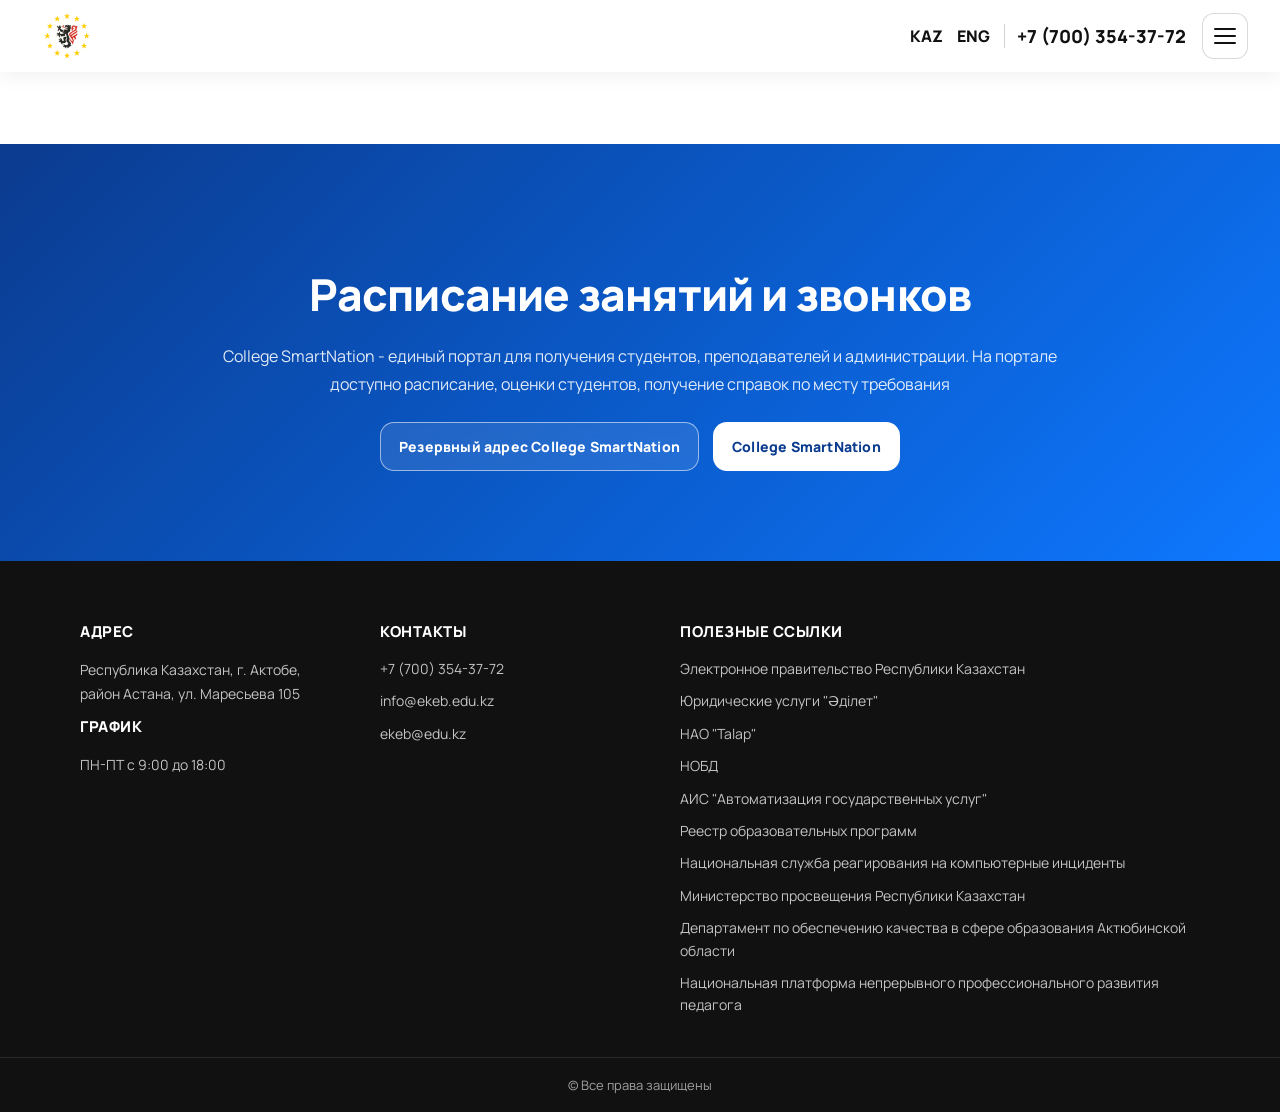
<file: schedule.html>
<!DOCTYPE html>
<html lang="ru">
<head>
  <meta charset="UTF-8" />
  <meta name="viewport" content="width=device-width, initial-scale=1.0" />
  <title>Расписание — EKEB</title>

  <link rel="stylesheet" href="schedule.css" />
  <link href="https://fonts.googleapis.com/css2?family=Manrope:wght@600;700;800;900&display=swap" rel="stylesheet">
</head>

<body>
  <!-- Header (ОДИНАКОВЫЙ НА ВСЕХ СТРАНИЦАХ) -->
  <!-- HEADER -->
  <header class="site-header">
    <nav class="navbar">
      <a href="index.html" class="navbar__brand">
        <img src="./img/Ellipse_4.png" alt="Логотип" class="navbar__logo" />
      </a>

      <div class="navbar__right">
        <div class="navbar__meta">
          <a href="index.html" class="navbar__lang">KAZ</a>
          <a href="indexen.html" class="navbar__lang">ENG</a>
          <a href="tel:+77003543772" class="navbar__phone">+7 (700) 354-37-72</a>
        </div>

        <button class="navbar__burger" id="burgerBtn" aria-label="Открыть меню" aria-expanded="false">
          <span></span><span></span><span></span>
        </button>
      </div>

      <aside class="drawer" id="drawer" aria-hidden="true">
        <button class="drawer__close" id="drawerClose" aria-label="Закрыть меню">×</button>

        <ul class="drawer__links">
          <li><a href="index.html" class="drawer__link">Главная</a></li>
          <li><a href="about.html" class="drawer__link">О нас</a></li>
          <li><a href="abiturent.html" class="drawer__link">Абитуриенту</a></li>

          <li class="drawer__item drawer__item--has-sub">
            <button class="drawer__link drawer__toggle" type="button" aria-expanded="false">
              <span>Студенту</span>
              <span class="drawer__chev" aria-hidden="true"></span>
            </button>

            <div class="drawer__sub" aria-hidden="true">
              <div class="drawer__sub-inner">
                <a href="rules.html" class="drawer__sublink">Правила внутреннего распорядка</a>
                <a href="schedule.html" class="drawer__sublink">Расписание занятий и звонков</a>
                <a href="consultations.html" class="drawer__sublink">Расписание консультации и экзаменов</a>
                <a href="study-process.html" class="drawer__sublink">График учебного процесса</a>
                <a href="library.html" class="drawer__sublink">Библиотека</a>
                <a href="useful-links.html" class="drawer__sublink">Полезные ссылки</a>
                <a href="trust-mail.html" class="drawer__sublink">Электронный ящик доверия</a>
                <a href="student-center.html" class="drawer__sublink">Центр обслуживания студентов</a>
                <a href="payment.html" class="drawer__sublink">Оплата за обучение</a>
              </div>
            </div>
          </li>

          <li><a href="study.html" class="drawer__link">Обучение</a></li>
        </ul>

        <div class="drawer__socials">
          <a href="#" class="drawer__social" aria-label="Instagram"><img src="./img/social.png" alt="Instagram" /></a>
          <a href="#" class="drawer__social" aria-label="WhatsApp"><img src="./img/whatsapp.png" alt="WhatsApp" /></a>
          <a href="#" class="drawer__social" aria-label="TikTok"><img src="./img/social-media.png" alt="TikTok" /></a>
          <a href="#" class="drawer__social" aria-label="Telegram"><img src="./img/communication.png" alt="Telegram" /></a>
        </div>
      </aside>

      <div class="backdrop" id="backdrop"></div>
    </nav>
  </header>

  <!-- MAIN (МЕНЯЕТСЯ ОТ СТРАНИЦЫ К СТРАНИЦЕ) -->
  <main class="main">
    <section class="schedule-hero" aria-label="Расписание занятий и звонков">
      <div class="container schedule-hero__inner">
        <h1 class="schedule-hero__title">Расписание занятий и звонков</h1>

        <p class="schedule-hero__text">
          College SmartNation - единый портал для получения студентов, преподавателей и администрации.
          На портале доступно расписание, оценки студентов, получение справок по месту требования
        </p>

        <div class="schedule-hero__actions">
          <a class="schedule-hero__btn schedule-hero__btn--outline"
             href="https://college.snation.kz/ru/akt" target="_blank" rel="noopener">
            Резервный адрес College SmartNation
          </a>

          <a class="schedule-hero__btn schedule-hero__btn--solid"
             href="https://college.smartnation.kz/ru/akt" target="_blank" rel="noopener">
            College SmartNation
          </a>
        </div>
      </div>
    </section>
  </main>

  <!-- FOOTER (ОДИНАКОВЫЙ НА ВСЕХ СТРАНИЦАХ) -->
  <footer class="footer">
    <div class="container footer__container">

      <div class="footer__col">
        <h3 class="footer__title">Адрес</h3>
        <p class="footer__text">
          Республика Казахстан, г. Актобе,<br>
          район Астана, ул. Маресьева 105
        </p>

        <h3 class="footer__title">График</h3>
        <p class="footer__text">ПН-ПТ с 9:00 до 18:00</p>
      </div>

      <div class="footer__col">
        <h3 class="footer__title">Контакты</h3>
        <a href="tel:+77003543772" class="footer__link">+7 (700) 354-37-72</a>
        <a href="mailto:info@ekeb.edu.kz" class="footer__link">info@ekeb.edu.kz</a>
        <a href="mailto:ekeb@edu.kz" class="footer__link">ekeb@edu.kz</a>
      </div>

      <div class="footer__col">
        <h3 class="footer__title">Полезные ссылки</h3>
        <a href="#" class="footer__link">Электронное правительство Республики Казахстан</a>
        <a href="#" class="footer__link">Юридические услуги "Әділет"</a>
        <a href="#" class="footer__link">НАО "Talap"</a>
        <a href="#" class="footer__link">НОБД</a>
        <a href="#" class="footer__link">АИС "Автоматизация государственных услуг"</a>
        <a href="#" class="footer__link">Реестр образовательных программ</a>
        <a href="#" class="footer__link">Национальная служба реагирования на компьютерные инциденты</a>
        <a href="#" class="footer__link">Министерство просвещения Республики Казахстан</a>
        <a href="#" class="footer__link">Департамент по обеспечению качества в сфере образования Актюбинской области</a>
        <a href="#" class="footer__link">Национальная платформа непрерывного профессионального развития педагога</a>
      </div>

    </div>

    <div class="footer__bottom">© Все права защищены</div>
  </footer>

  <!-- Один общий JS для всех страниц -->
  <script src="./burger.js"></script>
</body>
</html>
</file>
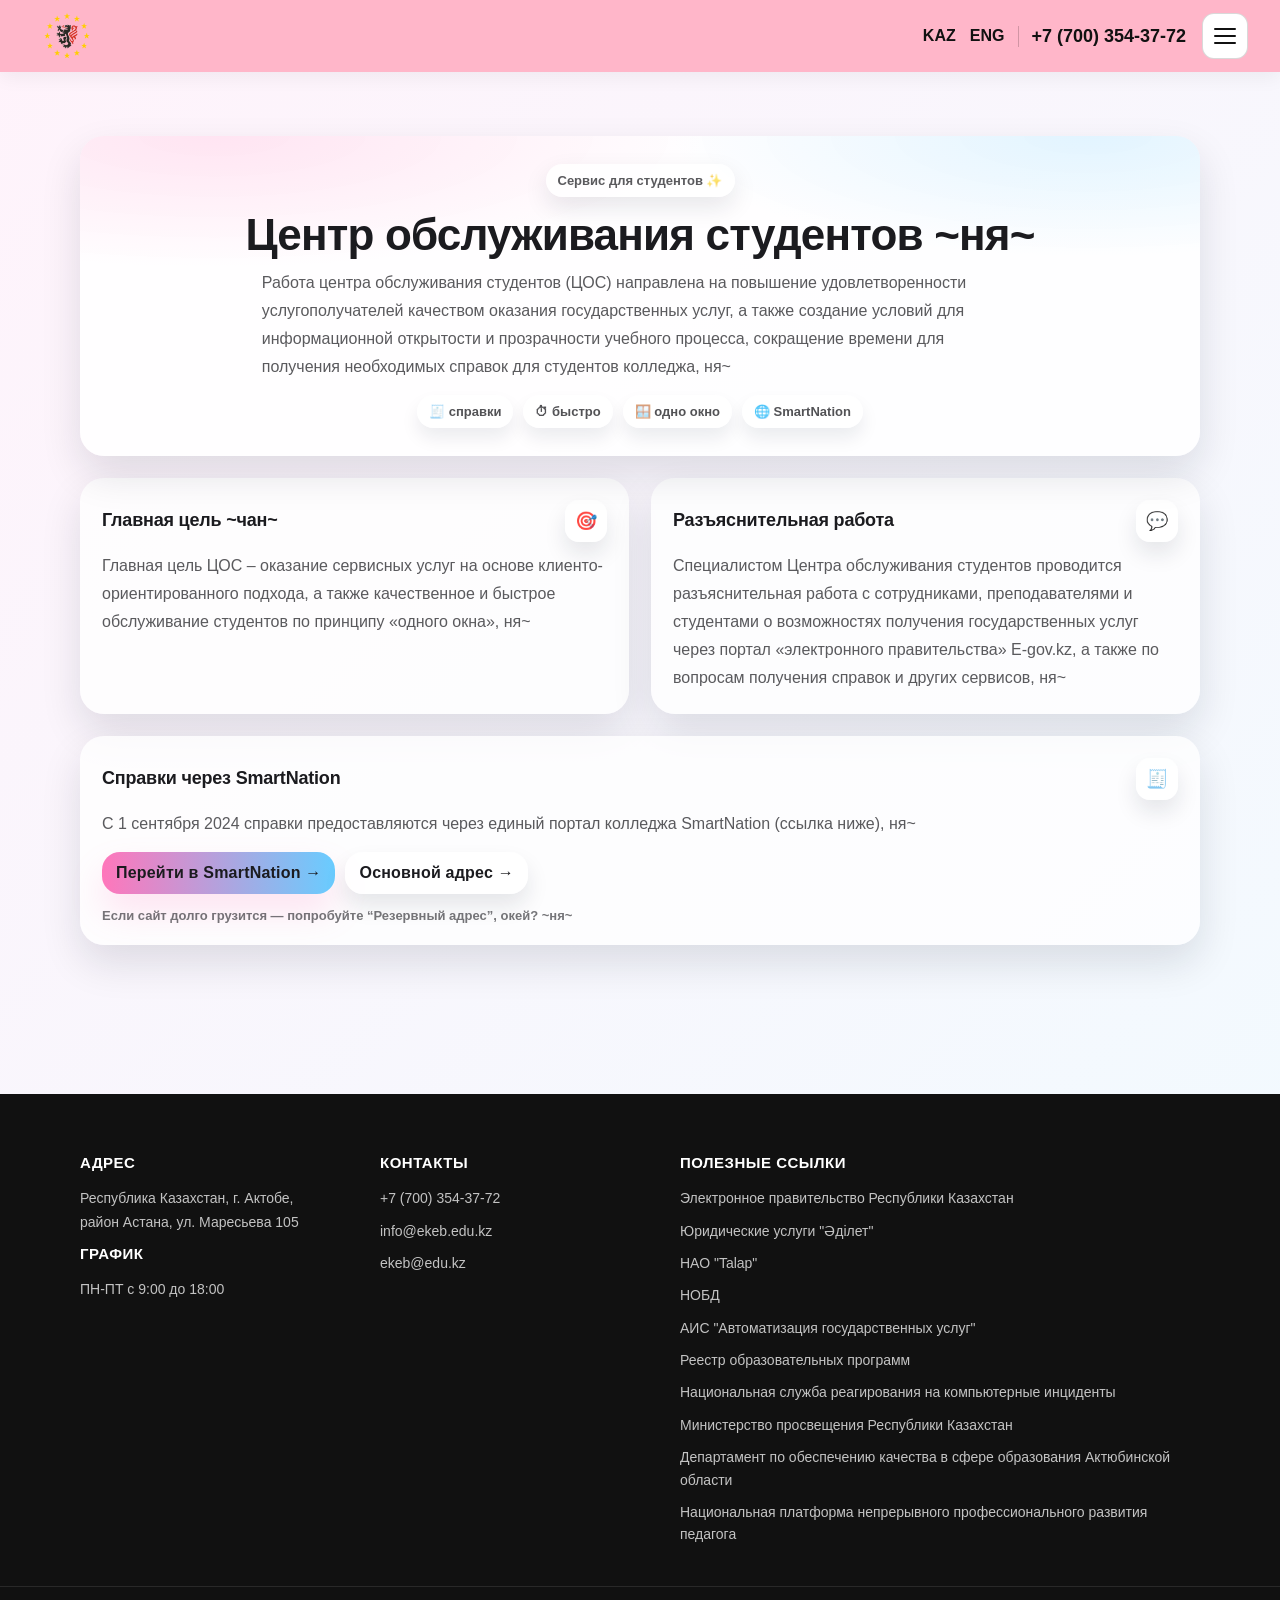
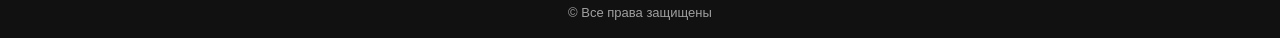
<file: student-center.html>
<!-- student-center.html -->
<!DOCTYPE html>
<html lang="ru">
<head>
  <meta charset="UTF-8" />
  <meta name="viewport" content="width=device-width, initial-scale=1.0" />
  <title>Центр обслуживания студентов</title>

  <link rel="stylesheet" href="style.css" />
  <link rel="stylesheet" href="student-center.css" />
</head>
<body>

  <!-- HEADER -->
  <header class="site-header">
    <nav class="navbar">
      <a href="index.html" class="navbar__brand">
        <img src="./img/Ellipse_4.png" alt="Логотип" class="navbar__logo" />
      </a>

      <div class="navbar__right">
        <div class="navbar__meta">
          <a href="index.html" class="navbar__lang">KAZ</a>
          <a href="indexen.html" class="navbar__lang">ENG</a>
          <a href="tel:+77003543772" class="navbar__phone">+7 (700) 354-37-72</a>
        </div>

        <button class="navbar__burger" id="burgerBtn" aria-label="Открыть меню" aria-expanded="false">
          <span></span><span></span><span></span>
        </button>
      </div>

      <aside class="drawer" id="drawer" aria-hidden="true">
        <button class="drawer__close" id="drawerClose" aria-label="Закрыть меню">×</button>

        <ul class="drawer__links">
          <li><a href="index.html" class="drawer__link">Главная</a></li>
          <li><a href="about.html" class="drawer__link">О нас</a></li>
          <li><a href="abiturent.html" class="drawer__link">Абитуриенту</a></li>

          <li class="drawer__item drawer__item--has-sub">
            <button class="drawer__link drawer__toggle" type="button" aria-expanded="false">
              <span>Студенту</span>
              <span class="drawer__chev" aria-hidden="true"></span>
            </button>

            <div class="drawer__sub" aria-hidden="true">
              <div class="drawer__sub-inner">
                <a href="rules.html" class="drawer__sublink">Правила внутреннего распорядка</a>
                <a href="schedule.html" class="drawer__sublink">Расписание занятий и звонков</a>
                <a href="consultations.html" class="drawer__sublink">Расписание консультации и экзаменов</a>
                <a href="study-process.html" class="drawer__sublink">График учебного процесса</a>
                <a href="library.html" class="drawer__sublink">Библиотека</a>
                <a href="useful-links.html" class="drawer__sublink">Полезные ссылки</a>
                <a href="trust-mail.html" class="drawer__sublink">Электронный ящик доверия</a>
                <a href="student-center.html" class="drawer__sublink">Центр обслуживания студентов</a>
                <a href="payment.html" class="drawer__sublink">Оплата за обучение</a>
              </div>
            </div>
          </li>

          <li><a href="study.html" class="drawer__link">Обучение</a></li>
        </ul>

        <div class="drawer__socials">
          <a href="#" class="drawer__social" aria-label="Instagram"><img src="./img/social.png" alt="Instagram" /></a>
          <a href="#" class="drawer__social" aria-label="WhatsApp"><img src="./img/whatsapp.png" alt="WhatsApp" /></a>
          <a href="#" class="drawer__social" aria-label="TikTok"><img src="./img/social-media.png" alt="TikTok" /></a>
          <a href="#" class="drawer__social" aria-label="Telegram"><img src="./img/communication.png" alt="Telegram" /></a>
        </div>
      </aside>

      <div class="backdrop" id="backdrop"></div>
    </nav>
  </header>

  <main class="sc">
    <div class="sc__container">

      <!-- HERO -->
      <section class="hero">
        <div class="hero__badge">Сервис для студентов ✨</div>
        <h1 class="hero__title">Центр обслуживания студентов ~ня~</h1>

        <p class="hero__text">
          Работа центра обслуживания студентов (ЦОС) направлена на повышение удовлетворенности услугополучателей качеством оказания государственных услуг,
          а также создание условий для информационной открытости и прозрачности учебного процесса, сокращение времени для получения необходимых справок
          для студентов колледжа, ня~
        </p>

        <div class="hero__chips" aria-label="Быстрые услуги">
          <span class="chip">🧾 справки</span>
          <span class="chip">⏱ быстро</span>
          <span class="chip">🪟 одно окно</span>
          <span class="chip">🌐 SmartNation</span>
        </div>
      </section>

      <!-- CONTENT GRID -->
      <section class="grid">

        <article class="card">
          <div class="card__head">
            <h2 class="card__title">Главная цель ~чан~</h2>
            <div class="card__icon" aria-hidden="true">🎯</div>
          </div>

          <p class="card__text">
            Главная цель ЦОС – оказание сервисных услуг на основе клиенто-ориентированного подхода, а также качественное и быстрое обслуживание студентов
            по принципу «одного окна», ня~
          </p>
        </article>

        <article class="card">
          <div class="card__head">
            <h2 class="card__title">Разъяснительная работа</h2>
            <div class="card__icon" aria-hidden="true">💬</div>
          </div>

          <p class="card__text">
            Специалистом Центра обслуживания студентов проводится разъяснительная работа с сотрудниками, преподавателями и студентами о возможностях получения
            государственных услуг через портал «электронного правительства» E-gov.kz, а также по вопросам получения справок и других сервисов, ня~
          </p>
        </article>

        <article class="card card--wide">
          <div class="card__head">
            <h2 class="card__title">Справки через SmartNation</h2>
            <div class="card__icon" aria-hidden="true">🧾</div>
          </div>

          <p class="card__text">
            С 1 сентября 2024 справки предоставляются через единый портал колледжа SmartNation (ссылка ниже), ня~
          </p>

          <div class="actions">
            <a class="btn" href="https://college.snation.kz/ru/akt" target="_blank" rel="noopener noreferrer">
              Перейти в SmartNation →
            </a>
            <a class="btn btn--ghost" href="https://college.smartnation.kz/ru/akt" target="_blank" rel="noopener noreferrer">
              Основной адрес →
            </a>
          </div>

          <p class="card__hint">
            Если сайт долго грузится — попробуйте “Резервный адрес”, окей? ~ня~
          </p>
        </article>

      </section>

    </div>
  </main>

  <!-- FOOTER -->
  <footer class="footer">
    <div class="container footer__container">
      <div class="footer__col">
        <h3 class="footer__title">Адрес</h3>
        <p class="footer__text">
          Республика Казахстан, г. Актобе,<br />
          район Астана, ул. Маресьева 105
        </p>
        <h3 class="footer__title">График</h3>
        <p class="footer__text">ПН-ПТ с 9:00 до 18:00</p>
      </div>

      <div class="footer__col">
        <h3 class="footer__title">Контакты</h3>
        <a href="tel:+77003543772" class="footer__link">+7 (700) 354-37-72</a>
        <a href="mailto:info@ekeb.edu.kz" class="footer__link">info@ekeb.edu.kz</a>
        <a href="mailto:ekeb@edu.kz" class="footer__link">ekeb@edu.kz</a>
      </div>

      <div class="footer__col">
        <h3 class="footer__title">Полезные ссылки</h3>
        <a href="#" class="footer__link">Электронное правительство Республики Казахстан</a>
        <a href="#" class="footer__link">Юридические услуги "Әділет"</a>
        <a href="#" class="footer__link">НАО "Talap"</a>
        <a href="#" class="footer__link">НОБД</a>
        <a href="#" class="footer__link">АИС "Автоматизация государственных услуг"</a>
        <a href="#" class="footer__link">Реестр образовательных программ</a>
        <a href="#" class="footer__link">Национальная служба реагирования на компьютерные инциденты</a>
        <a href="#" class="footer__link">Министерство просвещения Республики Казахстан</a>
        <a href="#" class="footer__link">Департамент по обеспечению качества в сфере образования Актюбинской области</a>
        <a href="#" class="footer__link">Национальная платформа непрерывного профессионального развития педагога</a>
      </div>
    </div>

    <div class="footer__bottom">© Все права защищены</div>
  </footer>

  <script src="./burger.js"></script>
</body>
</html>
</file>
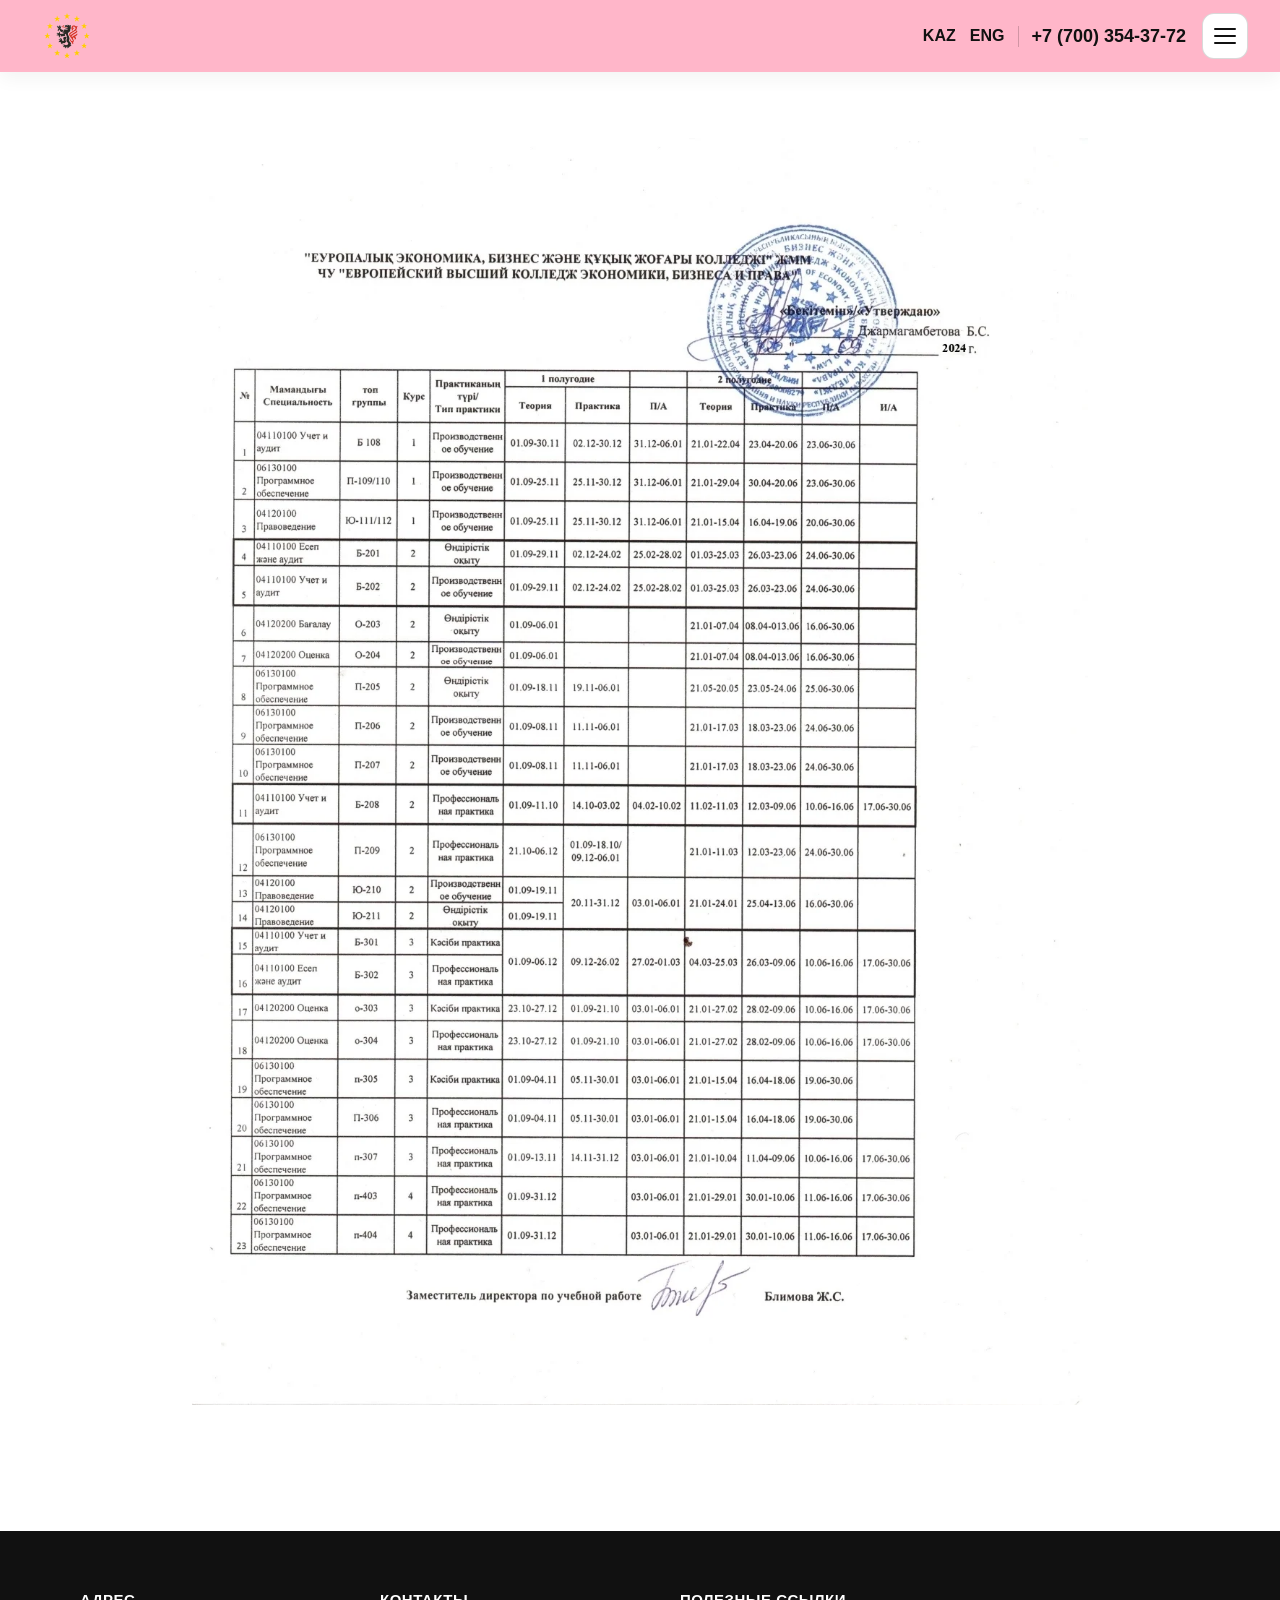
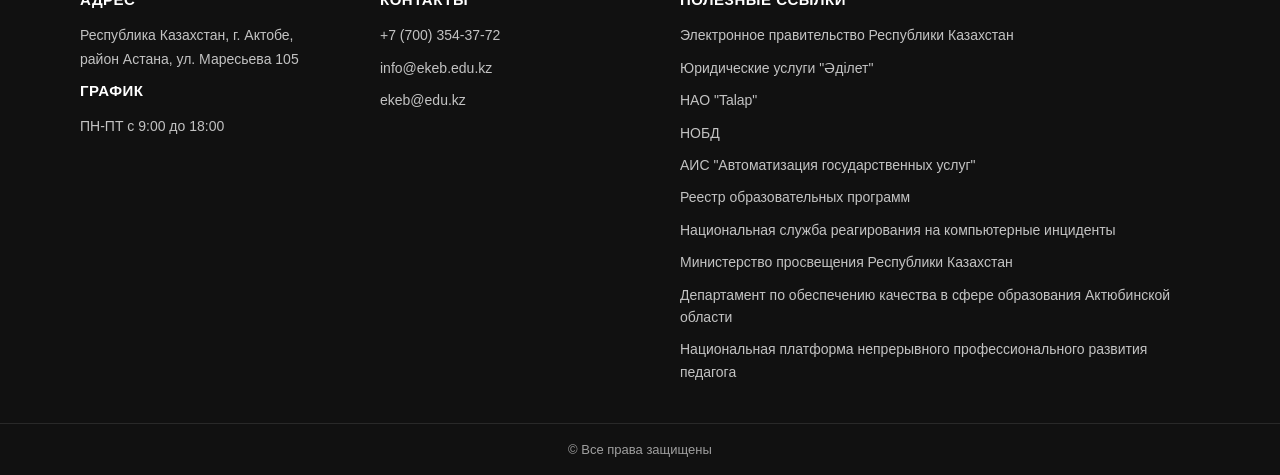
<file: study-process.html>
<!DOCTYPE html>
<html lang="en">
<head>
    <meta charset="UTF-8">
    <meta name="viewport" content="width=device-width, initial-scale=1.0">
    <title>Консультация</title>
    <link rel="stylesheet" href="style.css">
    <link rel="stylesheet" href="consultations.css">
</head>
<body>
    <!-- HEADER -->
  <header class="site-header">
    <nav class="navbar">
      <a href="index.html" class="navbar__brand">
        <img src="./img/Ellipse_4.png" alt="Логотип" class="navbar__logo" />
      </a>

      <div class="navbar__right">
        <div class="navbar__meta">
          <a href="index.html" class="navbar__lang">KAZ</a>
          <a href="indexen.html" class="navbar__lang">ENG</a>
          <a href="tel:+77003543772" class="navbar__phone">+7 (700) 354-37-72</a>
        </div>

        <button class="navbar__burger" id="burgerBtn" aria-label="Открыть меню" aria-expanded="false">
          <span></span><span></span><span></span>
        </button>
      </div>

      <aside class="drawer" id="drawer" aria-hidden="true">
        <button class="drawer__close" id="drawerClose" aria-label="Закрыть меню">×</button>

        <ul class="drawer__links">
          <li><a href="index.html" class="drawer__link">Главная</a></li>
          <li><a href="about.html" class="drawer__link">О нас</a></li>
          <li><a href="abiturent.html" class="drawer__link">Абитуриенту</a></li>

          <li class="drawer__item drawer__item--has-sub">
            <button class="drawer__link drawer__toggle" type="button" aria-expanded="false">
              <span>Студенту</span>
              <span class="drawer__chev" aria-hidden="true"></span>
            </button>

            <div class="drawer__sub" aria-hidden="true">
              <div class="drawer__sub-inner">
                <a href="rules.html" class="drawer__sublink">Правила внутреннего распорядка</a>
                <a href="schedule.html" class="drawer__sublink">Расписание занятий и звонков</a>
                <a href="consultations.html" class="drawer__sublink">Расписание консультации и экзаменов</a>
                <a href="study-process.html" class="drawer__sublink">График учебного процесса</a>
                <a href="library.html" class="drawer__sublink">Библиотека</a>
                <a href="useful-links.html" class="drawer__sublink">Полезные ссылки</a>
                <a href="trust-mail.html" class="drawer__sublink">Электронный ящик доверия</a>
                <a href="student-center.html" class="drawer__sublink">Центр обслуживания студентов</a>
                <a href="payment.html" class="drawer__sublink">Оплата за обучение</a>
              </div>
            </div>
          </li>

          <li><a href="study.html" class="drawer__link">Обучение</a></li>
        </ul>

        <div class="drawer__socials">
          <a href="#" class="drawer__social" aria-label="Instagram"><img src="./img/social.png" alt="Instagram" /></a>
          <a href="#" class="drawer__social" aria-label="WhatsApp"><img src="./img/whatsapp.png" alt="WhatsApp" /></a>
          <a href="#" class="drawer__social" aria-label="TikTok"><img src="./img/social-media.png" alt="TikTok" /></a>
          <a href="#" class="drawer__social" aria-label="Telegram"><img src="./img/communication.png" alt="Telegram" /></a>
        </div>
      </aside>

      <div class="backdrop" id="backdrop"></div>
    </nav>
  </header>
    <main>
        <img src="./img/___page-0001_1.jpg.webp" alt="">
    </main>
     <footer class="footer">
        <div class="container footer__container">

            <div class="footer__col">
                <h3 class="footer__title">Адрес</h3>
                <p class="footer__text">
                    Республика Казахстан, г. Актобе,<br>
                    район Астана, ул. Маресьева 105
                </p>

                <h3 class="footer__title">График</h3>
                <p class="footer__text">
                    ПН-ПТ с 9:00 до 18:00
                </p>
            </div>

            <div class="footer__col">
                <h3 class="footer__title">Контакты</h3>
                <a href="tel:+77003543772" class="footer__link">+7 (700) 354-37-72</a>
                <a href="mailto:info@ekeb.edu.kz" class="footer__link">info@ekeb.edu.kz</a>
                <a href="mailto:ekeb@edu.kz" class="footer__link">ekeb@edu.kz</a>
            </div>

            <div class="footer__col">
                <h3 class="footer__title">Полезные ссылки</h3>

                <a href="#" class="footer__link">Электронное правительство Республики Казахстан</a>
                <a href="#" class="footer__link">Юридические услуги "Әділет"</a>
                <a href="#" class="footer__link">НАО "Talap"</a>
                <a href="#" class="footer__link">НОБД</a>
                <a href="#" class="footer__link">АИС "Автоматизация государственных услуг"</a>
                <a href="#" class="footer__link">Реестр образовательных программ</a>
                <a href="#" class="footer__link">Национальная служба реагирования на компьютерные инциденты</a>
                <a href="#" class="footer__link">Министерство просвещения Республики Казахстан</a>
                <a href="#" class="footer__link">Департамент по обеспечению качества в сфере образования Актюбинской
                    области</a>
                <a href="#" class="footer__link">Национальная платформа непрерывного профессионального развития
                    педагога</a>
            </div>

        </div>

        <div class="footer__bottom">
            © Все права защищены
        </div>
    </footer>
    </div>

    <script src="./burger.js"></script>
</body>
</html>
</file>
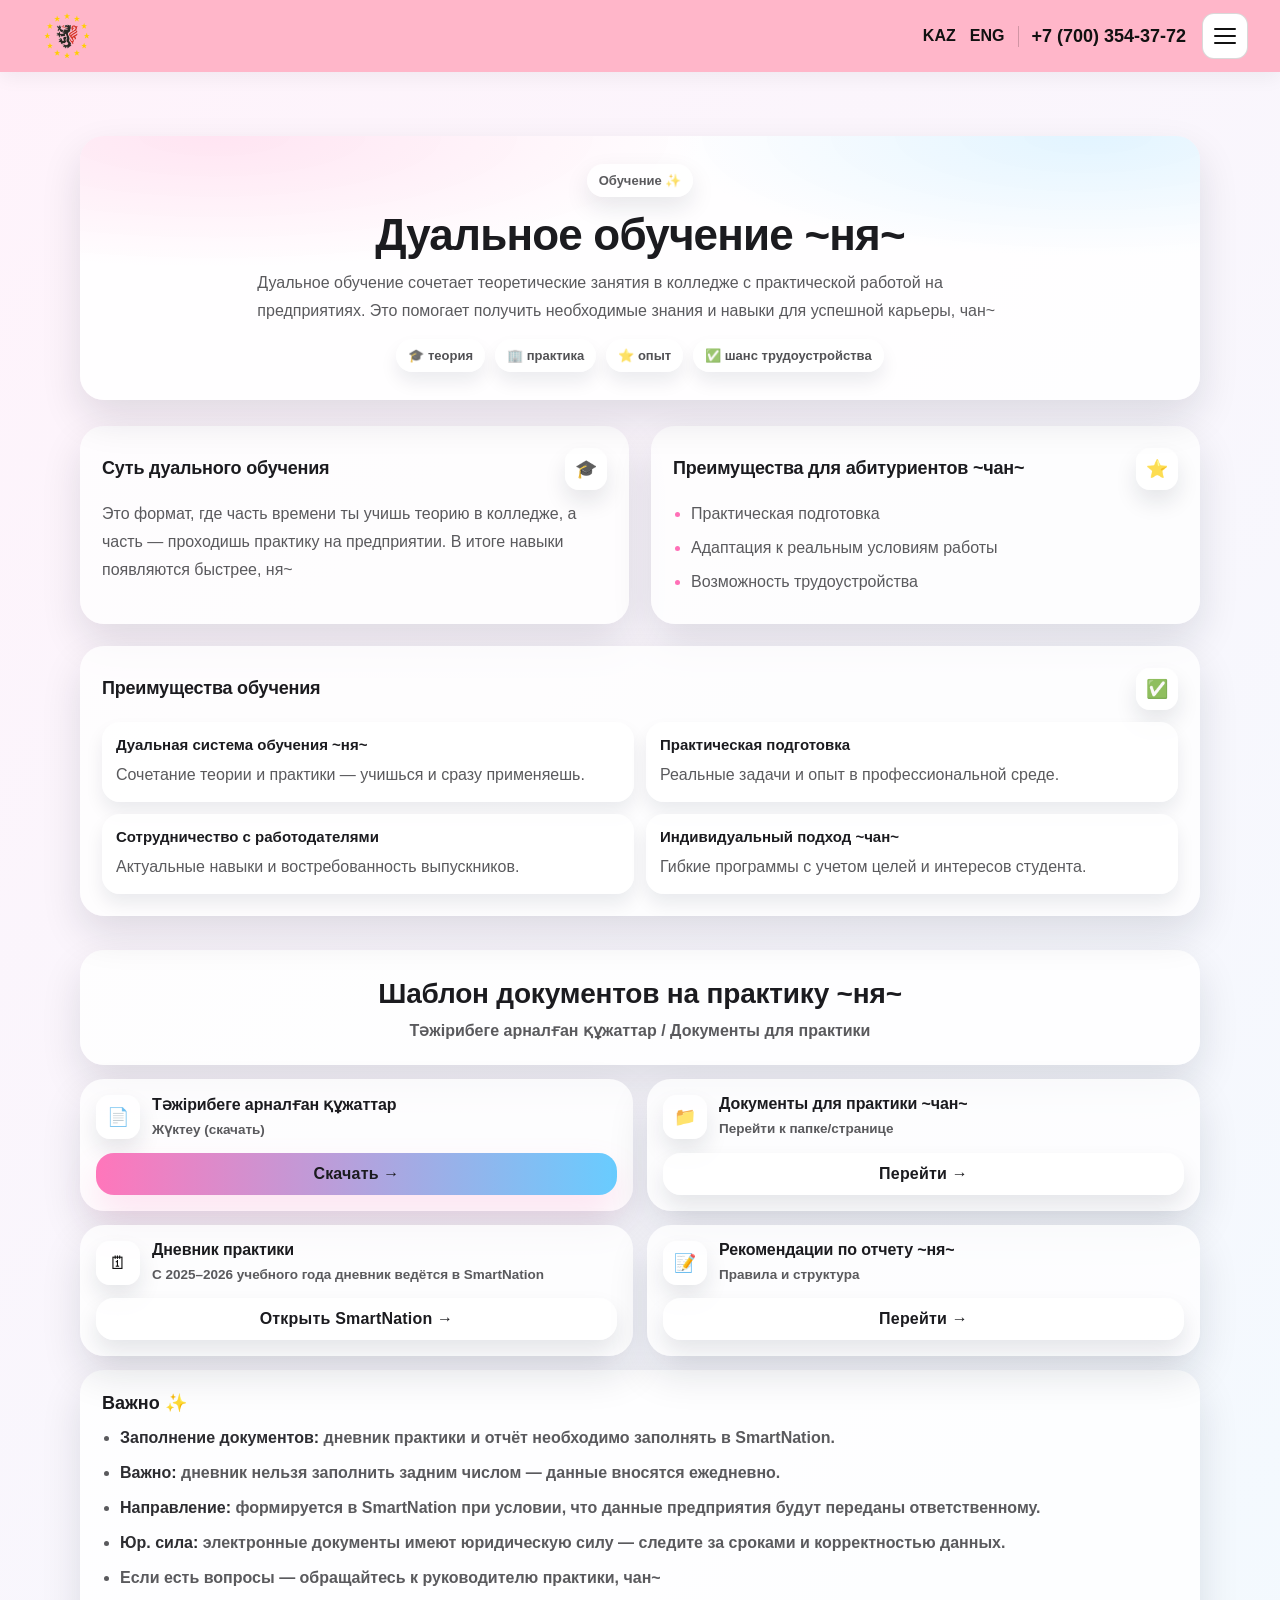
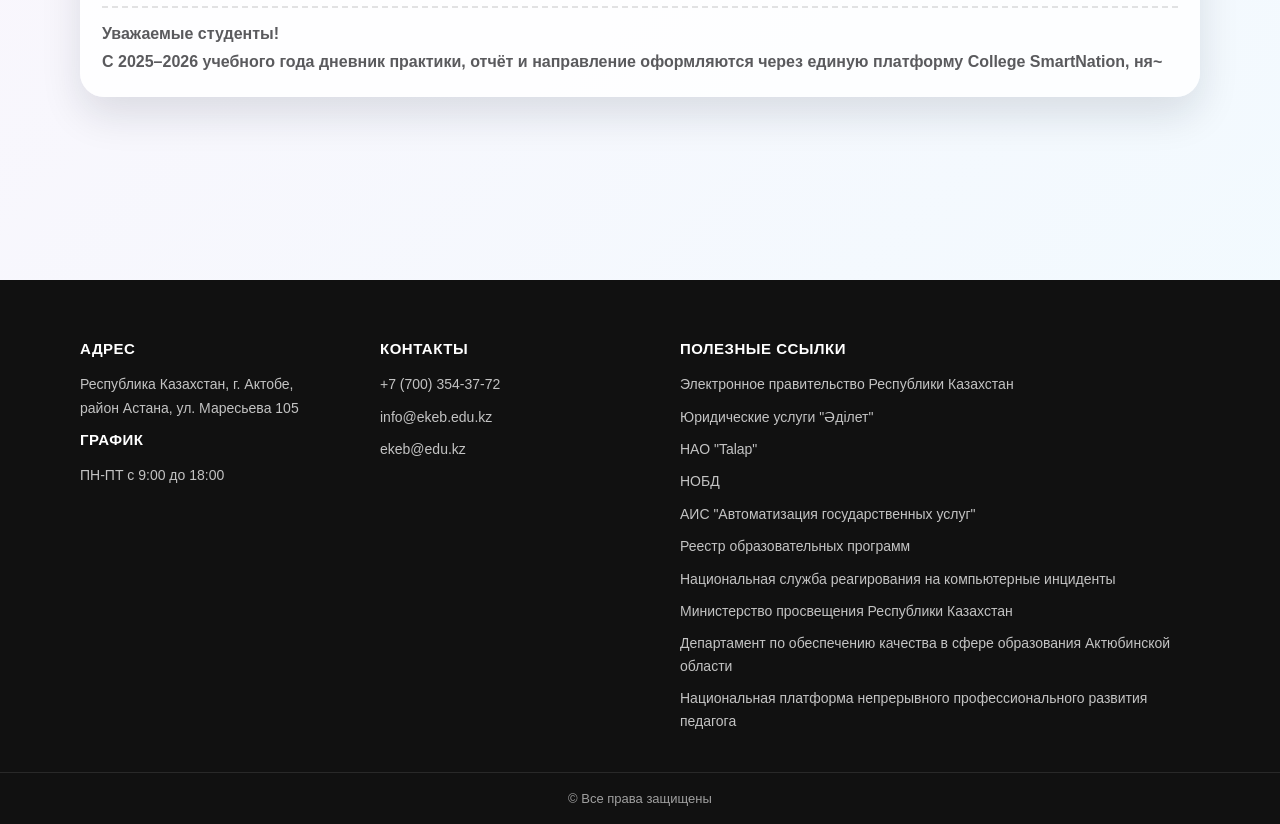
<file: study.html>
<!-- study.html -->
<!DOCTYPE html>
<html lang="ru">
<head>
  <meta charset="UTF-8" />
  <meta name="viewport" content="width=device-width, initial-scale=1.0" />
  <title>Обучение</title>

  <link rel="stylesheet" href="style.css" />
  <link rel="stylesheet" href="study.css" />
</head>
<body>

  <!-- HEADER -->
  <header class="site-header">
    <nav class="navbar">
      <a href="index.html" class="navbar__brand">
        <img src="./img/Ellipse_4.png" alt="Логотип" class="navbar__logo" />
      </a>

      <div class="navbar__right">
        <div class="navbar__meta">
          <a href="index.html" class="navbar__lang">KAZ</a>
          <a href="indexen.html" class="navbar__lang">ENG</a>
          <a href="tel:+77003543772" class="navbar__phone">+7 (700) 354-37-72</a>
        </div>

        <button class="navbar__burger" id="burgerBtn" aria-label="Открыть меню" aria-expanded="false">
          <span></span><span></span><span></span>
        </button>
      </div>

      <aside class="drawer" id="drawer" aria-hidden="true">
        <button class="drawer__close" id="drawerClose" aria-label="Закрыть меню">×</button>

        <ul class="drawer__links">
          <li><a href="index.html" class="drawer__link">Главная</a></li>
          <li><a href="about.html" class="drawer__link">О нас</a></li>
          <li><a href="abiturent.html" class="drawer__link">Абитуриенту</a></li>

          <li class="drawer__item drawer__item--has-sub">
            <button class="drawer__link drawer__toggle" type="button" aria-expanded="false">
              <span>Студенту</span>
              <span class="drawer__chev" aria-hidden="true"></span>
            </button>

            <div class="drawer__sub" aria-hidden="true">
              <div class="drawer__sub-inner">
                <a href="rules.html" class="drawer__sublink">Правила внутреннего распорядка</a>
                <a href="schedule.html" class="drawer__sublink">Расписание занятий и звонков</a>
                <a href="consultations.html" class="drawer__sublink">Расписание консультации и экзаменов</a>
                <a href="study-process.html" class="drawer__sublink">График учебного процесса</a>
                <a href="library.html" class="drawer__sublink">Библиотека</a>
                <a href="useful-links.html" class="drawer__sublink">Полезные ссылки</a>
                <a href="trust-mail.html" class="drawer__sublink">Электронный ящик доверия</a>
                <a href="student-center.html" class="drawer__sublink">Центр обслуживания студентов</a>
                <a href="payment.html" class="drawer__sublink">Оплата за обучение</a>
              </div>
            </div>
          </li>

          <li><a href="study.html" class="drawer__link">Обучение</a></li>
        </ul>

        <div class="drawer__socials">
          <a href="#" class="drawer__social" aria-label="Instagram"><img src="./img/social.png" alt="Instagram" /></a>
          <a href="#" class="drawer__social" aria-label="WhatsApp"><img src="./img/whatsapp.png" alt="WhatsApp" /></a>
          <a href="#" class="drawer__social" aria-label="TikTok"><img src="./img/social-media.png" alt="TikTok" /></a>
          <a href="#" class="drawer__social" aria-label="Telegram"><img src="./img/communication.png" alt="Telegram" /></a>
        </div>
      </aside>

      <div class="backdrop" id="backdrop"></div>
    </nav>
  </header>

  <main class="study">
    <div class="study__container">

      <!-- HERO (исправил: теперь есть .hero) -->
      <section class="hero">
        <div class="hero__badge">Обучение ✨</div>
        <h1 class="hero__title">Дуальное обучение ~ня~</h1>
        <p class="hero__text">
          Дуальное обучение сочетает теоретические занятия в колледже с практической работой на предприятиях.
          Это помогает получить необходимые знания и навыки для успешной карьеры, чан~
        </p>

        <div class="hero__chips" aria-label="Коротко о формате">
          <span class="chip">🎓 теория</span>
          <span class="chip">🏢 практика</span>
          <span class="chip">⭐ опыт</span>
          <span class="chip">✅ шанс трудоустройства</span>
        </div>
      </section>

      <!-- BLOCKS -->
      <section class="grid">

        <article class="card">
          <div class="card__head">
            <h2 class="card__title">Суть дуального обучения</h2>
            <div class="card__icon" aria-hidden="true">🎓</div>
          </div>
          <p class="card__text">
            Это формат, где часть времени ты учишь теорию в колледже, а часть — проходишь практику на предприятии.
            В итоге навыки появляются быстрее, ня~
          </p>
        </article>

        <article class="card">
          <div class="card__head">
            <h2 class="card__title">Преимущества для абитуриентов ~чан~</h2>
            <div class="card__icon" aria-hidden="true">⭐</div>
          </div>
          <ul class="list">
            <li>Практическая подготовка</li>
            <li>Адаптация к реальным условиям работы</li>
            <li>Возможность трудоустройства</li>
          </ul>
        </article>

        <article class="card card--wide">
          <div class="card__head">
            <h2 class="card__title">Преимущества обучения</h2>
            <div class="card__icon" aria-hidden="true">✅</div>
          </div>

          <div class="features">
            <div class="feature">
              <h3 class="feature__title">Дуальная система обучения ~ня~</h3>
              <p class="feature__text">Сочетание теории и практики — учишься и сразу применяешь.</p>
            </div>

            <div class="feature">
              <h3 class="feature__title">Практическая подготовка</h3>
              <p class="feature__text">Реальные задачи и опыт в профессиональной среде.</p>
            </div>

            <div class="feature">
              <h3 class="feature__title">Сотрудничество с работодателями</h3>
              <p class="feature__text">Актуальные навыки и востребованность выпускников.</p>
            </div>

            <div class="feature">
              <h3 class="feature__title">Индивидуальный подход ~чан~</h3>
              <p class="feature__text">Гибкие программы с учетом целей и интересов студента.</p>
            </div>
          </div>
        </article>

      </section>

      <!-- PRACTICE DOCUMENTS -->
      <section class="docs">
        <div class="docs__head">
          <h2 class="docs__title">Шаблон документов на практику ~ня~</h2>
          <p class="docs__subtitle">Тәжірибеге арналған құжаттар / Документы для практики</p>
        </div>

        <div class="docs__grid">
          <article class="doc">
            <div class="doc__top">
              <div class="doc__icon" aria-hidden="true">📄</div>
              <div class="doc__meta">
                <div class="doc__name">Тәжірибеге арналған құжаттар</div>
                <div class="doc__desc">Жүктеу (скачать)</div>
              </div>
            </div>
            <a class="btn" href="#" download>Скачать →</a>
          </article>

          <article class="doc">
            <div class="doc__top">
              <div class="doc__icon" aria-hidden="true">📁</div>
              <div class="doc__meta">
                <div class="doc__name">Документы для практики ~чан~</div>
                <div class="doc__desc">Перейти к папке/странице</div>
              </div>
            </div>
            <a class="btn btn--ghost" href="#" target="_blank" rel="noopener noreferrer">Перейти →</a>
          </article>

          <article class="doc">
            <div class="doc__top">
              <div class="doc__icon" aria-hidden="true">🗓</div>
              <div class="doc__meta">
                <div class="doc__name">Дневник практики</div>
                <div class="doc__desc">С 2025–2026 учебного года дневник ведётся в SmartNation</div>
              </div>
            </div>
            <a class="btn btn--ghost" href="https://college.snation.kz/ru/akt" target="_blank" rel="noopener noreferrer">
              Открыть SmartNation →
            </a>
          </article>

          <article class="doc">
            <div class="doc__top">
              <div class="doc__icon" aria-hidden="true">📝</div>
              <div class="doc__meta">
                <div class="doc__name">Рекомендации по отчету ~ня~</div>
                <div class="doc__desc">Правила и структура</div>
              </div>
            </div>
            <a class="btn btn--ghost" href="#" target="_blank" rel="noopener noreferrer">Перейти →</a>
          </article>
        </div>

        <article class="notice">
          <h3 class="notice__title">Важно ✨</h3>
          <ul class="notice__list">
            <li><b>Заполнение документов:</b> дневник практики и отчёт необходимо заполнять в SmartNation.</li>
            <li><b>Важно:</b> дневник нельзя заполнить задним числом — данные вносятся ежедневно.</li>
            <li><b>Направление:</b> формируется в SmartNation при условии, что данные предприятия будут переданы ответственному.</li>
            <li><b>Юр. сила:</b> электронные документы имеют юридическую силу — следите за сроками и корректностью данных.</li>
            <li>Если есть вопросы — обращайтесь к руководителю практики, чан~</li>
          </ul>

          <p class="notice__bottom">
            <b>Уважаемые студенты!</b><br>
            С 2025–2026 учебного года дневник практики, отчёт и направление оформляются через единую платформу College SmartNation, ня~
          </p>
        </article>

      </section>

    </div>
  </main>

  <!-- FOOTER -->
  <footer class="footer">
    <div class="container footer__container">

      <div class="footer__col">
        <h3 class="footer__title">Адрес</h3>
        <p class="footer__text">
          Республика Казахстан, г. Актобе,<br>
          район Астана, ул. Маресьева 105
        </p>

        <h3 class="footer__title">График</h3>
        <p class="footer__text">ПН-ПТ с 9:00 до 18:00</p>
      </div>

      <div class="footer__col">
        <h3 class="footer__title">Контакты</h3>
        <a href="tel:+77003543772" class="footer__link">+7 (700) 354-37-72</a>
        <a href="mailto:info@ekeb.edu.kz" class="footer__link">info@ekeb.edu.kz</a>
        <a href="mailto:ekeb@edu.kz" class="footer__link">ekeb@edu.kz</a>
      </div>

      <div class="footer__col">
        <h3 class="footer__title">Полезные ссылки</h3>
        <a href="#" class="footer__link">Электронное правительство Республики Казахстан</a>
        <a href="#" class="footer__link">Юридические услуги "Әділет"</a>
        <a href="#" class="footer__link">НАО "Talap"</a>
        <a href="#" class="footer__link">НОБД</a>
        <a href="#" class="footer__link">АИС "Автоматизация государственных услуг"</a>
        <a href="#" class="footer__link">Реестр образовательных программ</a>
        <a href="#" class="footer__link">Национальная служба реагирования на компьютерные инциденты</a>
        <a href="#" class="footer__link">Министерство просвещения Республики Казахстан</a>
        <a href="#" class="footer__link">Департамент по обеспечению качества в сфере образования Актюбинской области</a>
        <a href="#" class="footer__link">Национальная платформа непрерывного профессионального развития педагога</a>
      </div>

    </div>

    <div class="footer__bottom">© Все права защищены</div>
  </footer>

  <script src="./burger.js"></script>
</body>
</html>
</file>
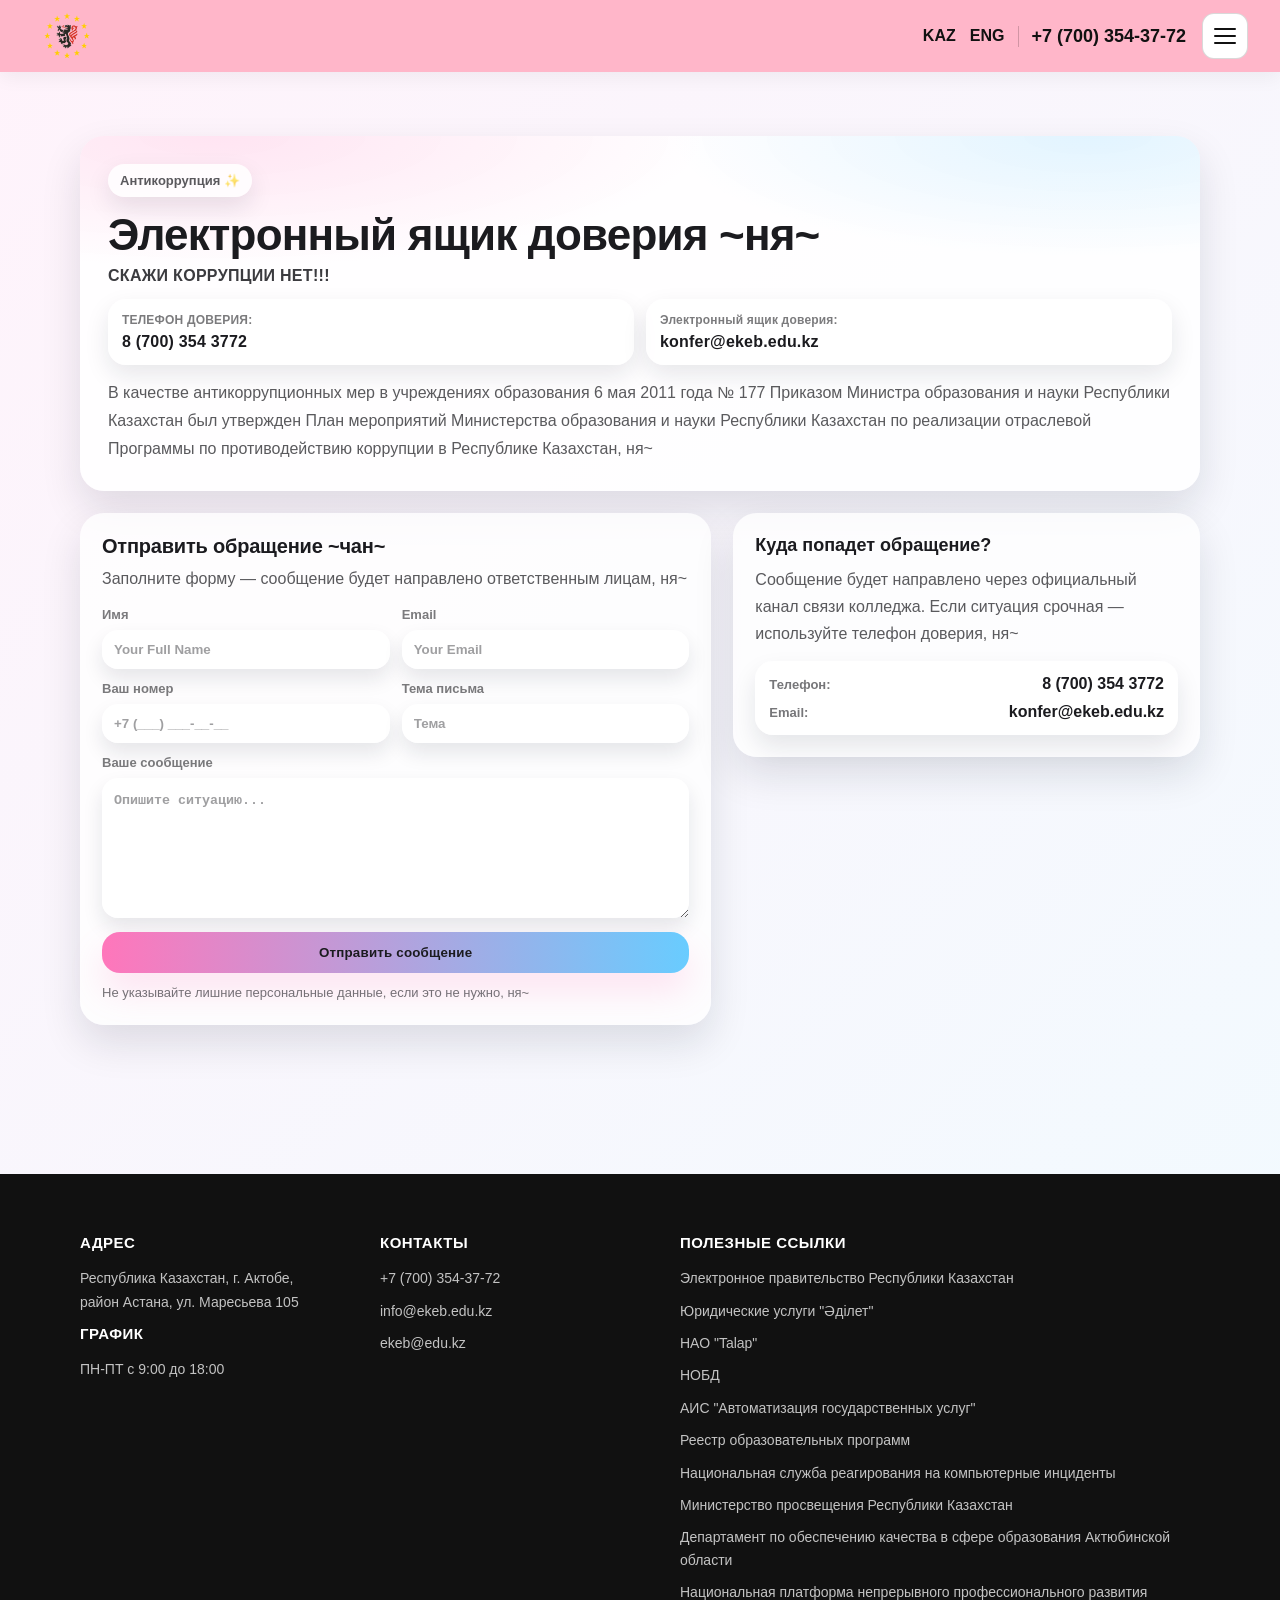
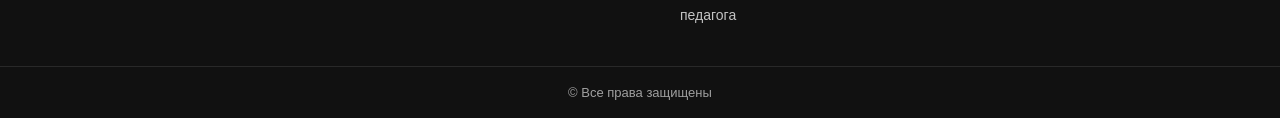
<file: trust-mail.html>
<!-- trust-mail.html -->
<!DOCTYPE html>
<html lang="ru">
<head>
  <meta charset="UTF-8" />
  <meta name="viewport" content="width=device-width, initial-scale=1.0" />
  <title>Электронный ящик доверия</title>

  <link rel="stylesheet" href="style.css" />
  <link rel="stylesheet" href="trust-mail.css" />
</head>
<body>

  <!-- HEADER -->
  <header class="site-header">
    <nav class="navbar">
      <a href="index.html" class="navbar__brand">
        <img src="./img/Ellipse_4.png" alt="Логотип" class="navbar__logo" />
      </a>

      <div class="navbar__right">
        <div class="navbar__meta">
          <a href="index.html" class="navbar__lang">KAZ</a>
          <a href="indexen.html" class="navbar__lang">ENG</a>
          <a href="tel:+77003543772" class="navbar__phone">+7 (700) 354-37-72</a>
        </div>

        <button class="navbar__burger" id="burgerBtn" aria-label="Открыть меню" aria-expanded="false">
          <span></span><span></span><span></span>
        </button>
      </div>

      <aside class="drawer" id="drawer" aria-hidden="true">
        <button class="drawer__close" id="drawerClose" aria-label="Закрыть меню">×</button>

        <ul class="drawer__links">
          <li><a href="index.html" class="drawer__link">Главная</a></li>
          <li><a href="about.html" class="drawer__link">О нас</a></li>
          <li><a href="abiturent.html" class="drawer__link">Абитуриенту</a></li>

          <li class="drawer__item drawer__item--has-sub">
            <button class="drawer__link drawer__toggle" type="button" aria-expanded="false">
              <span>Студенту</span>
              <span class="drawer__chev" aria-hidden="true"></span>
            </button>

            <div class="drawer__sub" aria-hidden="true">
              <div class="drawer__sub-inner">
                <a href="rules.html" class="drawer__sublink">Правила внутреннего распорядка</a>
                <a href="schedule.html" class="drawer__sublink">Расписание занятий и звонков</a>
                <a href="consultations.html" class="drawer__sublink">Расписание консультации и экзаменов</a>
                <a href="study-process.html" class="drawer__sublink">График учебного процесса</a>
                <a href="library.html" class="drawer__sublink">Библиотека</a>
                <a href="useful-links.html" class="drawer__sublink">Полезные ссылки</a>
                <a href="trust-mail.html" class="drawer__sublink">Электронный ящик доверия</a>
                <a href="student-center.html" class="drawer__sublink">Центр обслуживания студентов</a>
                <a href="payment.html" class="drawer__sublink">Оплата за обучение</a>
              </div>
            </div>
          </li>

          <li><a href="study.html" class="drawer__link">Обучение</a></li>
        </ul>

        <div class="drawer__socials">
          <a href="#" class="drawer__social" aria-label="Instagram"><img src="./img/social.png" alt="Instagram" /></a>
          <a href="#" class="drawer__social" aria-label="WhatsApp"><img src="./img/whatsapp.png" alt="WhatsApp" /></a>
          <a href="#" class="drawer__social" aria-label="TikTok"><img src="./img/social-media.png" alt="TikTok" /></a>
          <a href="#" class="drawer__social" aria-label="Telegram"><img src="./img/communication.png" alt="Telegram" /></a>
        </div>
      </aside>

      <div class="backdrop" id="backdrop"></div>
    </nav>
  </header>

  <main class="trust">
    <div class="trust__container">

      <section class="trust__hero">
        <div class="trust__badge">Антикоррупция ✨</div>
        <h1 class="trust__title">Электронный ящик доверия ~ня~</h1>

        <p class="trust__slogan">СКАЖИ КОРРУПЦИИ НЕТ!!!</p>

        <div class="trust__contacts">
          <a class="trust__contact" href="tel:+77003543772">
            <span class="trust__label">ТЕЛЕФОН ДОВЕРИЯ:</span>
            <span class="trust__value">8 (700) 354 3772</span>
          </a>

          <a class="trust__contact" href="mailto:konfer@ekeb.edu.kz">
            <span class="trust__label">Электронный ящик доверия:</span>
            <span class="trust__value">konfer@ekeb.edu.kz</span>
          </a>
        </div>

        <p class="trust__text">
          В качестве антикоррупционных мер в учреждениях образования 6 мая 2011 года № 177 Приказом Министра образования и науки Республики Казахстан был утвержден План мероприятий Министерства образования и науки Республики Казахстан по реализации отраслевой Программы по противодействию коррупции в Республике Казахстан, ня~
        </p>
      </section>

      <section class="trust__grid">

        <!-- Form -->
        <form class="form" action="#" method="post">
          <h2 class="form__title">Отправить обращение ~чан~</h2>
          <p class="form__subtitle">Заполните форму — сообщение будет направлено ответственным лицам, ня~</p>

          <div class="form__row">
            <div class="field">
              <label class="field__label" for="fullName">Имя</label>
              <input class="field__input" id="fullName" name="fullName" type="text" placeholder="Your Full Name" required />
            </div>

            <div class="field">
              <label class="field__label" for="email">Email</label>
              <input class="field__input" id="email" name="email" type="email" placeholder="Your Email" required />
            </div>
          </div>

          <div class="form__row">
            <div class="field">
              <label class="field__label" for="phone">Ваш номер</label>
              <input class="field__input" id="phone" name="phone" type="tel" inputmode="tel" placeholder="+7 (___) ___-__-__" />
            </div>

            <div class="field">
              <label class="field__label" for="subject">Тема письма</label>
              <input class="field__input" id="subject" name="subject" type="text" placeholder="Тема" required />
            </div>
          </div>

          <div class="field">
            <label class="field__label" for="message">Ваше сообщение</label>
            <textarea class="field__textarea" id="message" name="message" placeholder="Опишите ситуацию..." required></textarea>
          </div>

          <div class="form__actions">
            <button class="btn" type="submit">Отправить сообщение</button>
            <p class="form__hint">Не указывайте лишние персональные данные, если это не нужно, ня~</p>
          </div>
        </form>

        <!-- Info card -->
        <aside class="info">
          <h2 class="info__title">Куда попадет обращение?</h2>
          <p class="info__text">
            Сообщение будет направлено через официальный канал связи колледжа. Если ситуация срочная — используйте телефон доверия, ня~
          </p>

          <div class="info__box">
            <div class="info__line">
              <span class="info__k">Телефон:</span>
              <a class="info__v" href="tel:+77003543772">8 (700) 354 3772</a>
            </div>
            <div class="info__line">
              <span class="info__k">Email:</span>
              <a class="info__v" href="mailto:konfer@ekeb.edu.kz">konfer@ekeb.edu.kz</a>
            </div>
          </div>
        </aside>

      </section>

    </div>
  </main>

  <!-- FOOTER -->
  <footer class="footer">
    <div class="container footer__container">
      <div class="footer__col">
        <h3 class="footer__title">Адрес</h3>
        <p class="footer__text">
          Республика Казахстан, г. Актобе,<br />
          район Астана, ул. Маресьева 105
        </p>
        <h3 class="footer__title">График</h3>
        <p class="footer__text">ПН-ПТ с 9:00 до 18:00</p>
      </div>

      <div class="footer__col">
        <h3 class="footer__title">Контакты</h3>
        <a href="tel:+77003543772" class="footer__link">+7 (700) 354-37-72</a>
        <a href="mailto:info@ekeb.edu.kz" class="footer__link">info@ekeb.edu.kz</a>
        <a href="mailto:ekeb@edu.kz" class="footer__link">ekeb@edu.kz</a>
      </div>

      <div class="footer__col">
        <h3 class="footer__title">Полезные ссылки</h3>
        <a href="#" class="footer__link">Электронное правительство Республики Казахстан</a>
        <a href="#" class="footer__link">Юридические услуги "Әділет"</a>
        <a href="#" class="footer__link">НАО "Talap"</a>
        <a href="#" class="footer__link">НОБД</a>
        <a href="#" class="footer__link">АИС "Автоматизация государственных услуг"</a>
        <a href="#" class="footer__link">Реестр образовательных программ</a>
        <a href="#" class="footer__link">Национальная служба реагирования на компьютерные инциденты</a>
        <a href="#" class="footer__link">Министерство просвещения Республики Казахстан</a>
        <a href="#" class="footer__link">Департамент по обеспечению качества в сфере образования Актюбинской области</a>
        <a href="#" class="footer__link">Национальная платформа непрерывного профессионального развития педагога</a>
      </div>
    </div>

    <div class="footer__bottom">© Все права защищены</div>
  </footer>

  <script src="./burger.js"></script>
</body>
</html>
</file>
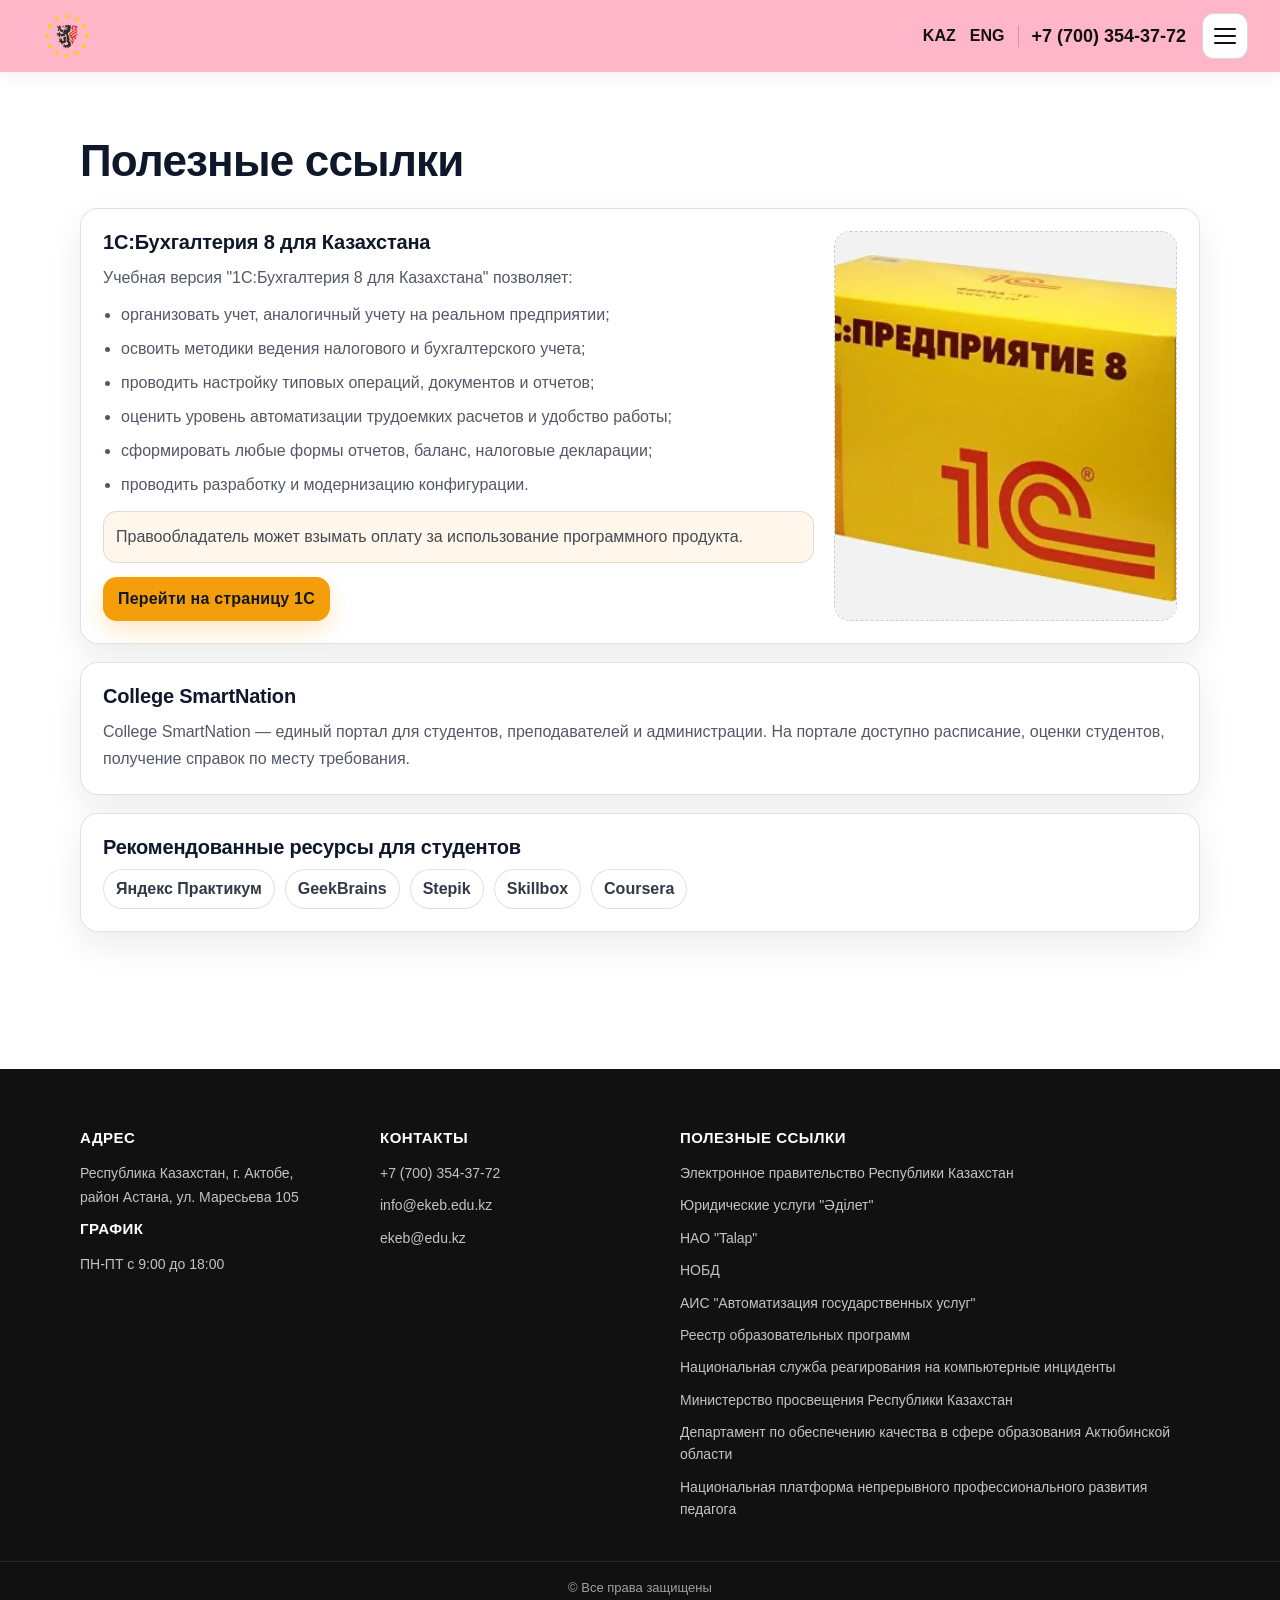
<file: useful-links.html>
<!-- useful-links.html -->
<!DOCTYPE html>
<html lang="ru">
<head>
  <meta charset="UTF-8" />
  <meta name="viewport" content="width=device-width, initial-scale=1.0" />
  <title>Полезные ссылки</title>

  <link rel="stylesheet" href="style.css" />
  <link rel="stylesheet" href="useful-links.css" />
</head>
<body>

 <!-- HEADER -->
  <header class="site-header">
    <nav class="navbar">
      <a href="index.html" class="navbar__brand">
        <img src="./img/Ellipse_4.png" alt="Логотип" class="navbar__logo" />
      </a>

      <div class="navbar__right">
        <div class="navbar__meta">
          <a href="index.html" class="navbar__lang">KAZ</a>
          <a href="indexen.html" class="navbar__lang">ENG</a>
          <a href="tel:+77003543772" class="navbar__phone">+7 (700) 354-37-72</a>
        </div>

        <button class="navbar__burger" id="burgerBtn" aria-label="Открыть меню" aria-expanded="false">
          <span></span><span></span><span></span>
        </button>
      </div>

      <aside class="drawer" id="drawer" aria-hidden="true">
        <button class="drawer__close" id="drawerClose" aria-label="Закрыть меню">×</button>

        <ul class="drawer__links">
          <li><a href="index.html" class="drawer__link">Главная</a></li>
          <li><a href="about.html" class="drawer__link">О нас</a></li>
          <li><a href="abiturent.html" class="drawer__link">Абитуриенту</a></li>

          <li class="drawer__item drawer__item--has-sub">
            <button class="drawer__link drawer__toggle" type="button" aria-expanded="false">
              <span>Студенту</span>
              <span class="drawer__chev" aria-hidden="true"></span>
            </button>

            <div class="drawer__sub" aria-hidden="true">
              <div class="drawer__sub-inner">
                <a href="rules.html" class="drawer__sublink">Правила внутреннего распорядка</a>
                <a href="schedule.html" class="drawer__sublink">Расписание занятий и звонков</a>
                <a href="consultations.html" class="drawer__sublink">Расписание консультации и экзаменов</a>
                <a href="study-process.html" class="drawer__sublink">График учебного процесса</a>
                <a href="library.html" class="drawer__sublink">Библиотека</a>
                <a href="useful-links.html" class="drawer__sublink">Полезные ссылки</a>
                <a href="trust-mail.html" class="drawer__sublink">Электронный ящик доверия</a>
                <a href="student-center.html" class="drawer__sublink">Центр обслуживания студентов</a>
                <a href="payment.html" class="drawer__sublink">Оплата за обучение</a>
              </div>
            </div>
          </li>

          <li><a href="study.html" class="drawer__link">Обучение</a></li>
        </ul>

        <div class="drawer__socials">
          <a href="#" class="drawer__social" aria-label="Instagram"><img src="./img/social.png" alt="Instagram" /></a>
          <a href="#" class="drawer__social" aria-label="WhatsApp"><img src="./img/whatsapp.png" alt="WhatsApp" /></a>
          <a href="#" class="drawer__social" aria-label="TikTok"><img src="./img/social-media.png" alt="TikTok" /></a>
          <a href="#" class="drawer__social" aria-label="Telegram"><img src="./img/communication.png" alt="Telegram" /></a>
        </div>
      </aside>

      <div class="backdrop" id="backdrop"></div>
    </nav>
  </header>

  <main class="useful">
    <div class="useful__container">

      <h1 class="useful__title">Полезные ссылки</h1>

      <!-- 1C BLOCK -->
      <section class="card card--split">
        <div class="card__content">
          <h2 class="card__title">1С:Бухгалтерия 8 для Казахстана</h2>
          <p class="card__lead">
            Учебная версия "1С:Бухгалтерия 8 для Казахстана" позволяет:
          </p>

          <ul class="list">
            <li>организовать учет, аналогичный учету на реальном предприятии;</li>
            <li>освоить методики ведения налогового и бухгалтерского учета;</li>
            <li>проводить настройку типовых операций, документов и отчетов;</li>
            <li>оценить уровень автоматизации трудоемких расчетов и удобство работы;</li>
            <li>сформировать любые формы отчетов, баланс, налоговые декларации;</li>
            <li>проводить разработку и модернизацию конфигурации.</li>
          </ul>

          <div class="note">
            Правообладатель может взымать оплату за использование программного продукта.
          </div>

          <div class="actions">
            <a class="btn btn--primary"
               href="https://aktobe.1cbit.kz/1csoft/1s-bukhgalteriya-8-dlya-kazakhstana-uchebnaya-versiya/"
               target="_blank" rel="noopener noreferrer">
              Перейти на страницу 1С
            </a>
          </div>
        </div>

        <!-- PLACE FOR IMAGE (вставишь сам) -->
        <div class="card__media" aria-label="Место для фото 1С">
            <img src="./img/06.jpg.webp" alt="1c">
        </div>
      </section>

      <!-- SmartNation -->
      <section class="card">
        <h2 class="card__title">College SmartNation</h2>
        <p class="card__text">
          College SmartNation — единый портал для студентов, преподавателей и администрации.
          На портале доступно расписание, оценки студентов, получение справок по месту требования.
        </p>
      </section>

      <!-- Recommended -->
      <section class="card">
        <h2 class="card__title">Рекомендованные ресурсы для студентов</h2>

        <div class="chips">
          <a class="chip" href="#" target="_blank" rel="noopener noreferrer">Яндекс Практикум</a>
          <a class="chip" href="#" target="_blank" rel="noopener noreferrer">GeekBrains</a>
          <a class="chip" href="#" target="_blank" rel="noopener noreferrer">Stepik</a>
          <a class="chip" href="#" target="_blank" rel="noopener noreferrer">Skillbox</a>
          <a class="chip" href="#" target="_blank" rel="noopener noreferrer">Coursera</a>
        </div>
      </section>

    </div>
  </main>

  <!-- FOOTER (вставь свой одинаковый footer как на других страницах) -->
  <footer class="footer">
    <div class="container footer__container">
      <div class="footer__col">
        <h3 class="footer__title">Адрес</h3>
        <p class="footer__text">
          Республика Казахстан, г. Актобе,<br />
          район Астана, ул. Маресьева 105
        </p>

        <h3 class="footer__title">График</h3>
        <p class="footer__text">ПН-ПТ с 9:00 до 18:00</p>
      </div>

      <div class="footer__col">
        <h3 class="footer__title">Контакты</h3>
        <a href="tel:+77003543772" class="footer__link">+7 (700) 354-37-72</a>
        <a href="mailto:info@ekeb.edu.kz" class="footer__link">info@ekeb.edu.kz</a>
        <a href="mailto:ekeb@edu.kz" class="footer__link">ekeb@edu.kz</a>
      </div>

      <div class="footer__col">
        <h3 class="footer__title">Полезные ссылки</h3>
        <a href="#" class="footer__link">Электронное правительство Республики Казахстан</a>
        <a href="#" class="footer__link">Юридические услуги "Әділет"</a>
        <a href="#" class="footer__link">НАО "Talap"</a>
        <a href="#" class="footer__link">НОБД</a>
        <a href="#" class="footer__link">АИС "Автоматизация государственных услуг"</a>
        <a href="#" class="footer__link">Реестр образовательных программ</a>
        <a href="#" class="footer__link">Национальная служба реагирования на компьютерные инциденты</a>
        <a href="#" class="footer__link">Министерство просвещения Республики Казахстан</a>
        <a href="#" class="footer__link">Департамент по обеспечению качества в сфере образования Актюбинской области</a>
        <a href="#" class="footer__link">Национальная платформа непрерывного профессионального развития педагога</a>
      </div>
    </div>

    <div class="footer__bottom">© Все права защищены</div>
  </footer>

  <script src="./burger.js"></script>
</body>
</html>
</file>
<file: style.css>
html{scroll-behavior:smooth;}
*{margin:0;padding:0;box-sizing:border-box;}
img{max-width:100%;display:block;}
body{font-family:'Manrope',sans-serif;background:#fff;color:#111;}

:root{
  --ekeb-pink:#FFB6C9;
  --ekeb-pink-2:#ff8fb0;
  --ekeb-pink-soft: rgba(255,182,201,.22);
  --ink:#111;
}

.site-header{height:72px;}

/* ================= NAVBAR ================= */

.navbar{
  position:fixed;
  top:0;left:0;
  width:100%;
  height:72px;
  z-index:100;
  background:var(--ekeb-pink);
  box-shadow:0 6px 18px rgba(0,0,0,.05);
  display:flex;
  align-items:center;
  justify-content:space-between;
  padding:0 32px;
}

.navbar__logo{width:70px;height:70px;object-fit:contain;}

.navbar__right{display:flex;align-items:center;gap:16px;}
.navbar__meta{display:flex;align-items:center;gap:14px;}

.navbar__lang{
  text-decoration:none;
  color:#111;
  font-weight:800;
  font-size:14px;
}

.navbar__phone{
  text-decoration:none;
  color:#111;
  font-weight:900;
  font-size:14px;
  padding-left:12px;
  border-left:1px solid rgba(0,0,0,.18);
}

.navbar__burger{
  width:46px;
  height:46px;
  border-radius:12px;
  border:1px solid rgba(0,0,0,.15);
  background:#fff;
  cursor:pointer;
  display:flex;
  flex-direction:column;
  justify-content:center;
  align-items:center;
  gap:5px;
}

.navbar__burger span{
  display:block;
  width:22px;
  height:2px;
  background:#111;
  border-radius:2px;
  transition:0.3s ease;
}

.navbar__burger.active span:nth-child(1){transform:translateY(7px) rotate(45deg);}
.navbar__burger.active span:nth-child(2){opacity:0;}
.navbar__burger.active span:nth-child(3){transform:translateY(-7px) rotate(-45deg);}

/* ================= DRAWER ================= */

.drawer{
  position:fixed;
  top:0;
  right:-320px;
  width:320px;
  height:100vh;
  z-index:200;
  background:rgba(20,20,20,.96);
  padding:100px 20px 20px;
  display:flex;
  flex-direction:column;
  gap:6px;
  transition:right .3s ease;
}

.drawer.open{right:0;}

.drawer__close{
  position:absolute;
  top:20px;
  right:20px;
  font-size:28px;
  border:none;
  background:none;
  color:#fff;
  cursor:pointer;
}

.drawer__links{
  list-style:none;
  display:flex;
  flex-direction:column;
  gap:6px;
}

.drawer__link{
  display:block;
  padding:16px 10px;
  text-decoration:none;
  color:#fff;
  font-size:18px;
  font-weight:800;
  border-bottom:none;
}

.drawer__links li:last-child .drawer__link{border-bottom:none;}

.drawer__socials{
  margin-top:auto;
  padding-top:18px;
  display:flex;
  gap:18px;
  flex-wrap:wrap;
}

.drawer__social img{width:34px;height:34px;object-fit:contain;}

@media (hover:hover){
  .drawer__link:hover{
    background:rgba(255,255,255,.06);
    border-radius:12px;
  }
}

/* ===== Drawer submenu: Студенту ===== */

.drawer__toggle{
  width:100%;
  background:transparent;
  border:none;
  cursor:pointer;
  text-align:left;
  display:flex;
  align-items:center;
  justify-content:space-between;
  gap:10px;
}

/* стрелка */
.drawer__chev{
  width:10px;
  height:10px;
  border-right:2px solid rgba(255,255,255,.85);
  border-bottom:2px solid rgba(255,255,255,.85);
  transform:rotate(45deg);
  transition:transform .2s ease;
}

/* контейнер, который реально скрывает */
.drawer__sub{
  max-height:0;
  overflow:hidden;
  opacity:0;
  transition:max-height .28s ease, opacity .2s ease;
}

.drawer__sub-inner{padding:6px 0 2px;}

.drawer__sublink{
  display:block;
  padding:10px 10px 10px 18px;
  margin:2px 0;
  text-decoration:none;
  color:rgba(255,255,255,.82);
  font-weight:700;
  font-size:14px;
  line-height:1.35;
  border-radius:10px;
  transition:background .2s ease, color .2s ease;
}

@media (hover:hover){
  .drawer__sublink:hover{
    background:rgba(255,255,255,.08);
    color:#fff;
  }
}

/* открыто */
.drawer__item--has-sub.open .drawer__sub{
  max-height:520px;
  opacity:1;
}

.drawer__item--has-sub.open .drawer__chev{
  transform:rotate(-135deg);
}

/* ================= BACKDROP ================= */

.backdrop{
  position:fixed;
  inset:0;
  background:rgba(0,0,0,.45);
  opacity:0;
  pointer-events:none;
  transition:opacity .25s;
  z-index:150;
}
.backdrop.open{opacity:1;pointer-events:auto;}

/* ================= HERO ================= */

.hero{
  position: relative;
  padding: 120px 0 130px;
  display: flex;
  flex-direction: column;
  align-items: center;
  overflow: hidden;
}

.hero > *{
  position: relative;
  z-index: 1;
}

.hero__title{
  font-size: clamp(28px, 5vw, 48px);
  font-weight: 900;
  text-align: center;
  letter-spacing: -1px;
  color: #111;
  margin-bottom: 24px;
}

.hero__subtitle{
  margin-top: 26px;
  font-size: clamp(20px, 3vw, 32px);
  font-weight: 900;
  text-align: center;
  color: #111;

  /* ✅ бордер для красоты (без фона) */
  display:inline-block;
  padding:10px 16px;
  border:2px solid rgba(255,182,201,.85);
  border-radius:16px;
  background:transparent;
  box-shadow:0 10px 24px rgba(0,0,0,.05);
}

.hero__media{
  width: min(1100px, 92%);
  position: relative;
  margin: 0 auto;
}

.hero__image{
  width: 100%;
  display: block;
  border-radius: 18px;
  box-shadow: 0 12px 30px rgba(0,0,0,.08);
}

.hero__anime{
  position: absolute;
  z-index: 3;
  left: 0;
  bottom: 0;
  transform: translateX(-35%);
  width: clamp(200px, 22vw, 320px);
  height: auto;
  filter: drop-shadow(0 14px 24px rgba(0,0,0,.22));
  user-select: none;
  pointer-events: none;
}

/* ================= BENEFITS ================= */

.benefits{
  width: min(980px, 92%);
  margin-top: 22px;
  display: grid;
  grid-template-columns: repeat(2, 1fr);
  gap: 16px;
}

.benefits__item{
  background: rgba(255,255,255,.88);
  border-radius: 16px;
  padding: 18px 16px;
  font-weight: 800;
  display: flex;
  align-items: center;
  box-shadow: 0 6px 20px rgba(0,0,0,.06);
  border: 1px solid rgba(255,182,201,.28);
}

/* ================= ADMISSION ================= */

.admission{
  width:min(980px,92%);
  margin:34px auto 0; /* ✅ центр */
  background:rgba(255,255,255,.86);
  border-radius:20px;
  padding:26px 22px;
  box-shadow:0 10px 26px rgba(0,0,0,.08);
  border:1px solid rgba(255,182,201,.22);
}

.admission__title{
  font-size:28px;
  color:#111;
  letter-spacing:-.4px;
  font-weight:900;
}

.admission__subtitle{
  margin-top:10px;
  color:rgba(0,0,0,.68);
  font-size:15px;
  line-height:1.6;
}

.admission__steps{
  margin-top:18px;
  display:flex;
  flex-direction:column;
  gap:14px;
}

.step{
  display:grid;
  grid-template-columns:70px 1fr;
  gap:14px;
  padding:16px 14px;
  border-radius:16px;
  background:rgba(255,255,255,.72);
  border:1px solid rgba(255,182,201,.30);
  transition:transform .2s ease, box-shadow .2s ease;
}

.step:hover{transform:translateY(-2px);box-shadow:0 10px 22px rgba(0,0,0,.08);}

.step__num{
  height:56px;
  width:56px;
  border-radius:16px;
  display:flex;
  align-items:center;
  justify-content:center;
  font-size:28px;
  font-weight:900;
  color:#111;
  background:linear-gradient(180deg,var(--ekeb-pink) 0%,var(--ekeb-pink-2) 100%);
  box-shadow:0 10px 22px rgba(0,0,0,.10);
}

.step__title{font-size:18px;color:#141414;font-weight:900;margin-top:2px;}

.step__text{
  margin-top:8px;
  color:rgba(0,0,0,.70);
  line-height:1.6;
  font-size:14.5px;
}

/* ================= PROGRAMS ================= */

.programs-section{background:#fff;padding:72px 0;}
.container{width:min(1120px,92%);margin:0 auto;}

.programs-title{
  font-size:clamp(22px,3.2vw,34px);
  font-weight:900;
  color:#111;
  letter-spacing:-.6px;
  margin-bottom:10px;
}

.table-wrapper{
  background:#fff;
  border:1px solid rgba(0,0,0,.08);
  border-radius:18px;
  box-shadow:0 14px 40px rgba(0,0,0,.06);
  overflow:visible; /* ✅ чтобы аниме не резалось */

  /* ✅ таблица слева, аниме справа */
  display:grid;
  grid-template-columns: 1fr minmax(220px, 320px);
  gap:18px;
  align-items:end;
  padding:18px;
}

.programs-table{
  width:100%;
  border-collapse:separate;
  border-spacing:0;
  background:#fff;
  border-radius:14px;
  overflow:hidden;
}

.programs-table thead th{
  background:#f7f7f8;
  color:#222;
  font-size:12px;
  font-weight:900;
  text-transform:uppercase;
  letter-spacing:.6px;
  padding:14px 16px;
  border-bottom:1px solid rgba(0,0,0,.08);
}

.programs-table td{
  padding:16px;
  font-size:14.5px;
  color:#333;
  vertical-align:top;
  border-bottom:1px solid rgba(0,0,0,.06);
  line-height:1.6;
}

.programs-table tbody tr:hover{background:#fafafa;}

/* ✅ картинка справа у таблицы (указывает на специальности) */
.table-wrapper > img{
  justify-self:end;
  align-self:end;
  width: clamp(180px, 18vw, 320px);
  height:auto;
  filter: drop-shadow(0 14px 24px rgba(0,0,0,.18));
  user-select:none;
  pointer-events:none;
}

/* ================= FAQ ================= */

.faq{background:#fff;padding:72px 0; position:relative;}
.faq .container{ position:relative; z-index:1; }

/* ✅ резерв справа под аниме (чтобы не наезжала на вопросы) */
@media (min-width: 1024px){
  .faq .container{ padding-right: 360px; }
}

.faq__title{
  text-align:center;
  font-size:clamp(22px,3.2vw,34px);
  font-weight:900;
  color:#111;
  letter-spacing:-.6px;
  margin-bottom:26px;
}

.faq__list{
  display:flex;
  flex-direction:column;
  gap:12px;
  width:min(920px,100%);
  margin:0 auto;
}

.faq__item{
  border:1px solid rgba(0,0,0,.08);
  border-radius:16px;
  overflow:hidden;
  background:#fff;
  box-shadow:0 10px 30px rgba(0,0,0,.05);
}

.faq__question{
  width:100%;
  border:none;
  background:transparent;
  cursor:pointer;
  display:flex;
  align-items:center;
  justify-content:space-between;
  gap:14px;
  padding:18px 18px;
  text-align:left;
}

.faq__qtext{font-size:16px;font-weight:900;color:#111;line-height:1.4;}

.faq__icon{
  width:40px;
  height:40px;
  border-radius:12px;
  border:1px solid rgba(0,0,0,.12);
  background:#f7f7f8;
  position:relative;
  flex:0 0 auto;
  transition:transform .2s ease;
}

.faq__icon::before,
.faq__icon::after{
  content:"";
  position:absolute;
  left:50%;
  top:50%;
  width:16px;
  height:2px;
  background:#111;
  transform:translate(-50%,-50%);
  transition:opacity .2s ease, transform .2s ease;
}

.faq__icon::after{transform:translate(-50%,-50%) rotate(90deg);}

.faq__answer{display:grid;grid-template-rows:0fr;transition:grid-template-rows .28s ease;}
.faq__answer-inner{overflow:hidden;}

.faq__answer-inner p{
  padding:0 18px 18px;
  color:rgba(0,0,0,.72);
  line-height:1.7;
  font-size:14.5px;
}

.faq__item.open .faq__answer{grid-template-rows:1fr;}
.faq__item.open .faq__icon::after{opacity:0;}
.faq__item.open .faq__icon{transform:rotate(-2deg);}
.faq__question:hover .faq__icon{transform:translateY(-1px);}

/* ✅ аниме справа у FAQ (вторая картинка) */
.faq > img{
  position:absolute;
  right: max(24px, 4vw);
  top: 130px;
  width: clamp(180px, 18vw, 320px);
  height:auto;
  z-index:0;
  filter: drop-shadow(0 14px 24px rgba(0,0,0,.18));
  user-select:none;
  pointer-events:none;
}

/* ================= LOCATION ================= */

.location{padding:80px 0;background:#fff;}
.location__grid{
  display:grid;
  grid-template-columns:1fr 1.3fr;
  gap:50px;
  align-items:center;
}

.location__title{
  font-size:clamp(24px,3vw,36px);
  font-weight:900;
  margin-bottom:20px;
  letter-spacing:-.5px;
}

.location__address{font-size:16px;line-height:1.8;color:#333;margin-bottom:20px;}
.location__desc{font-size:14.5px;color:rgba(0,0,0,.65);line-height:1.6;}

.location__map{
  border-radius:20px;
  overflow:hidden;
  box-shadow:0 20px 50px rgba(0,0,0,.08);
}

.location__map iframe{width:100%;height:420px;border:0;}

/* ================= FOOTER ================= */

.footer{
  background:#111;
  color:#fff;
  padding-top:60px;
  margin-top:60px;
}

.footer__container{
  display:grid;
  grid-template-columns:1fr 1fr 2fr;
  gap:40px;
  padding-bottom:40px;
}

.footer__col{display:flex;flex-direction:column;gap:10px;}

.footer__title{
  font-size:15px;
  font-weight:900;
  letter-spacing:.5px;
  text-transform:uppercase;
  margin-bottom:6px;
  color:#fff;
}

.footer__text{font-size:14px;line-height:1.7;color:rgba(255,255,255,.75);}

.footer__link{
  font-size:14px;
  line-height:1.6;
  color:rgba(255,255,255,.75);
  text-decoration:none;
  transition:color .2s ease;
}
.footer__link:hover{color:#fff;}

.footer__bottom{
  border-top:1px solid rgba(255,255,255,.1);
  padding:18px 0;
  text-align:center;
  font-size:13px;
  color:rgba(255,255,255,.6);
}

/* ================= ADAPTIVE ================= */

@media (min-width:1024px){
  .navbar__lang{font-size:16px;}
  .navbar__phone{font-size:18px;}
}

@media (max-width:900px){
  .location__grid{grid-template-columns:1fr;gap:30px;}
  .location__map iframe{height:350px;}
}

@media (max-width:820px){
  /* programs table -> mobile cards */
  .table-wrapper{
    grid-template-columns: 1fr;
  }
  .table-wrapper > img{
    justify-self:center;
    margin-top: 10px;
    width: min(260px, 75%);
  }

  .programs-table thead{display:none;}
  .programs-table,
  .programs-table tbody,
  .programs-table tr,
  .programs-table td{display:block;width:100%;}
  .programs-table tbody tr{padding:14px 14px;border-bottom:1px solid rgba(0,0,0,.06);}
  .programs-table td{border:none;padding:10px 6px;}
  .programs-table td::before{
    content:attr(data-label);
    display:block;
    font-size:12px;
    font-weight:900;
    text-transform:uppercase;
    letter-spacing:.6px;
    color:rgba(0,0,0,.45);
    margin-bottom:4px;
  }
}

@media (max-width:768px){
  .benefits{grid-template-columns:1fr;}
}

@media (max-width:720px){
  .hero{
    padding: 90px 0 95px;
  }

  .hero__media{
    display:flex;
    flex-direction:column;
    align-items:center;
  }

  .hero__anime{
    position:static;
    transform:none;
    display:block;
    margin:16px auto 0;
    width:min(240px,75%);
  }

  /* FAQ anime -> вниз, не справа */
  .faq{ padding-bottom: 40px; }
  .faq > img{
    position:static;
    width:min(260px,75%);
    margin:18px auto 0;
    filter: drop-shadow(0 14px 24px rgba(0,0,0,.18));
  }

  .faq .container{ padding-right: 0; }
}

@media (max-width:600px){
  .footer__container{grid-template-columns:1fr;gap:30px;}
  .footer{padding-top:40px;}
}

@media (max-width:520px){
  .navbar{padding:0 16px;}
  .navbar__logo{width:56px;height:56px;}
  .navbar__phone{display:none;}
  .drawer{width:100%;right:-100%;}
  .drawer__link{font-size:16px;}
  .drawer__social img{width:36px;height:36px;}
}
</file>
<file: abiturient.css>
/* abiturient.css */

/* =========================
   Милые цвета под #FFB6C9
========================= */
:root{
  --pink:#FFB6C9;
  --pink2:#ff8fb0;
  --bg:#fff6fa;
  --card:rgba(255,255,255,.82);
  --stroke:rgba(255,182,201,.35);
  --ink:#171717;
  --muted:rgba(0,0,0,.62);
}

.abit{
  margin-top:72px; /* фикс-хедер */
  background: linear-gradient(180deg, var(--bg) 0%, #fff 55%, var(--bg) 100%);
}

/* общий контейнер уже есть в style.css, но если нет — не сломает */
.container{ width:min(1120px,92%); margin:0 auto; }

/* маленькая подстрока под заголовками */
.section-sub{
  margin-top:10px;
  color: var(--muted);
  font-weight:800;
  line-height:1.65;
  font-size:15px;

  background: rgba(255,255,255,.65);
  border:1px solid var(--stroke);
  border-radius:18px;
  padding:12px 14px;
  box-shadow:0 16px 40px rgba(0,0,0,.06);
}

/* =========================
   АНИМЕ ИЗОБРАЖЕНИЯ
========================= */
.abit-anime{
  user-select:none;
  pointer-events:none;
  filter: drop-shadow(0 18px 28px rgba(0,0,0,.14));
}

/* возле таблицы слева */
.abit-anime--left{
  width: clamp(170px, 20vw, 320px);
  align-self: end;
  transform: translateY(6px);
}

/* у заголовка слева */
.abit-anime--head-left{
  width: clamp(170px, 20vw, 290px);
  transform: rotate(-2deg);
}

/* у заголовка справа */
.abit-anime--head-right{
  width: clamp(170px, 20vw, 290px);
  transform: rotate(2deg);
}

/* =========================
   SECTION HEAD (заголовок + аниме)
========================= */
.section-head{
  display:flex;
  align-items:center;
  justify-content:space-between;
  gap:22px;
  margin-bottom:22px;
}

.section-head--left{ flex-direction: row; }
.section-head--right{ flex-direction: row; }

/* =========================
   PROGRAMS (table)
========================= */
.programs-section{
  padding: 78px 0 72px;
}

.programs-title{
  text-align:center;
  font-size:clamp(22px,3.2vw,34px);
  font-weight:900;
  color: var(--ink);
  letter-spacing:-.6px;
  margin-bottom:20px;
}

/* table + anime */
.programs-layout{
  display:grid;
  grid-template-columns: minmax(160px, 320px) 1fr;
  gap: 22px;
  align-items: end;
}

.table-wrapper{
  background:#fff;
  border:1px solid rgba(0,0,0,.08);
  border-radius:18px;
  box-shadow:0 14px 40px rgba(0,0,0,.06);
  overflow:hidden;
}

/* твои таблицы */
.programs-table{ width:100%; border-collapse:separate; border-spacing:0; }

.programs-table thead th{
  background:#fff0f6;
  color:#222;
  font-size:12px;
  font-weight:900;
  text-transform:uppercase;
  letter-spacing:.6px;
  padding:14px 16px;
  border-bottom:1px solid rgba(255,182,201,.35);
}

.programs-table td{
  padding:16px;
  font-size:14.5px;
  color:#333;
  vertical-align:top;
  border-bottom:1px solid rgba(0,0,0,.06);
  line-height:1.6;
}

.programs-table tbody tr:hover{ background:#fff7fb; }

/* ================= SPEC FAQ ================= */
.specfaq{
  background:#ffffff;
  padding:72px 0;
}

.specfaq__title{
  font-size:clamp(22px, 3.2vw, 34px);
  font-weight:900;
  color: var(--ink);
  letter-spacing:-.6px;
  margin:0;
}

.specfaq__list{
  display:flex;
  flex-direction:column;
  gap:12px;
  width:min(920px, 100%);
  margin:0 auto;
}

.specfaq__item{
  border:1px solid rgba(255,182,201,.28);
  border-radius:16px;
  overflow:hidden;
  background:#fff;
  box-shadow:0 10px 30px rgba(0,0,0,.05);
}

.specfaq__question{
  width:100%;
  border:none;
  background:transparent;
  cursor:pointer;

  display:flex;
  align-items:center;
  justify-content:space-between;
  gap:14px;

  padding:18px 18px;
  text-align:left;
}

.specfaq__qtext{
  font-size:16px;
  font-weight:900;
  color:#111;
  line-height:1.4;
}

.specfaq__icon{
  width:42px;
  height:42px;
  border-radius:14px;
  border:1px solid rgba(255,182,201,.55);
  background:#fff;
  position:relative;
  flex:0 0 auto;
}

.specfaq__icon::before,
.specfaq__icon::after{
  content:"";
  position:absolute;
  left:50%;
  top:50%;
  width:16px;
  height:2px;
  background:#111;
  transform:translate(-50%, -50%);
  transition:opacity .2s ease;
}
.specfaq__icon::after{
  transform:translate(-50%, -50%) rotate(90deg);
}

.specfaq__answer{
  max-height:0;
  overflow:hidden;
  opacity:0;
  transition:max-height .35s ease, opacity .25s ease;
}
.specfaq__item.open .specfaq__answer{
  max-height:3000px;
  opacity:1;
}
.specfaq__item.open .specfaq__icon::after{ opacity:0; }

.specfaq__answer-inner{
  padding:0 18px 18px;
}
.specfaq__answer-inner p{
  margin-top:12px;
  color:rgba(0,0,0,.76);
  line-height:1.75;
  font-size:14.5px;
}

.specfaq__sub{
  margin-top:16px;
  font-size:15px;
  font-weight:900;
  color:#111;
}
.specfaq__ul{
  margin-top:10px;
  padding-left:18px;
}
.specfaq__ul li{
  margin:8px 0;
  color:rgba(0,0,0,.76);
  line-height:1.65;
  font-size:14.5px;
}

@media (hover:hover){
  .specfaq__question:hover .specfaq__icon{ background:#fff0f6; }
}

/* ================= TUITION ================= */
.tuition{
  background:#ffffff;
  padding:80px 0;
  text-align:center;
}

.tuition__inner{ width:min(800px, 92%); margin:0 auto; }

.tuition__title{
  font-size:clamp(24px, 3vw, 36px);
  font-weight:900;
  color: var(--ink);
  letter-spacing:-.5px;
  margin-bottom:18px;
}

.tuition__price{
  margin-top:12px;
  font-size:clamp(32px, 5vw, 52px);
  font-weight:900;
  color:#000;
  letter-spacing:-1px;
}

/* ================= APPLICATIONS ================= */
.applications{
  background:#ffffff;
  padding:80px 0;
}

.applications__container{ width:min(1100px, 92%); margin:0 auto; }

.applications__title{
  text-align:center;
  font-size:clamp(26px, 4vw, 42px);
  font-weight:900;
  letter-spacing:-.8px;
  color: var(--ink);
  margin-bottom:40px;
}

.applications__grid{
  display:grid;
  grid-template-columns:repeat(3, 1fr);
  gap:30px;
  margin-bottom:50px;
}

.applications__item{
  text-decoration:none;
  color:#111;
  padding:16px 16px;
  border-radius:18px;
  background: rgba(255,255,255,.78);
  border: 1px solid rgba(255,182,201,.28);
  box-shadow:0 14px 34px rgba(0,0,0,.06);
  transition:transform .2s ease, color .2s ease, box-shadow .2s ease;
}

.applications__item-title{
  font-size:18px;
  font-weight:900;
  line-height:1.4;
  margin-bottom:10px;
}

.applications__item-sub{
  font-size:14.5px;
  color:rgba(0,0,0,.65);
  line-height:1.6;
  margin-bottom:12px;
}

.applications__link{
  font-size:14px;
  font-weight:900;
  letter-spacing:.3px;
  color: #d64b77;
}

@media (hover:hover){
  .applications__item:hover{
    transform:translateY(-3px);
    box-shadow:0 22px 50px rgba(0,0,0,.10);
    color:#d64b77;
  }
}

.applications__video{ display:flex; justify-content:center; }
.applications__video iframe{
  width:100%;
  max-width:760px;
  aspect-ratio:16/9;
  border-radius:18px;
  border:0;
  box-shadow:0 20px 50px rgba(0,0,0,.12);
}

/* ================= VFAQ ================= */
.vfaq{
  background:#ffffff;
  padding:80px 0;
}

.vfaq__title{
  font-size:clamp(22px, 3.2vw, 36px);
  font-weight:900;
  color: var(--ink);
  letter-spacing:-.6px;
  margin:0;
}

.vfaq__list{
  width:min(920px, 100%);
  margin:0 auto;
  display:flex;
  flex-direction:column;
  gap:12px;
}

.vfaq__item{
  border:1px solid rgba(255,182,201,.28);
  border-radius:16px;
  overflow:hidden;
  background:#fff;
  box-shadow:0 10px 30px rgba(0,0,0,.05);
}

.vfaq__question{
  width:100%;
  border:none;
  background:transparent;
  cursor:pointer;

  display:flex;
  align-items:center;
  justify-content:space-between;
  gap:14px;

  padding:18px 18px;
  text-align:left;
}

.vfaq__qtext{
  font-size:16px;
  font-weight:900;
  color:#111;
  line-height:1.4;
}

.vfaq__icon{
  width:42px;
  height:42px;
  border-radius:14px;
  border:1px solid rgba(255,182,201,.55);
  background:#fff;
  position:relative;
  flex:0 0 auto;
  transition:transform .2s ease, background .2s ease;
}

.vfaq__icon::before,
.vfaq__icon::after{
  content:"";
  position:absolute;
  left:50%;
  top:50%;
  width:16px;
  height:2px;
  background:#111;
  transform:translate(-50%, -50%);
  transition:opacity .2s ease;
}
.vfaq__icon::after{
  transform:translate(-50%, -50%) rotate(90deg);
}

.vfaq__answer{
  max-height:0;
  overflow:hidden;
  transition:max-height .35s ease, opacity .25s ease;
  opacity:0;
}
.vfaq__item.open .vfaq__answer{
  max-height:1200px;
  opacity:1;
}
.vfaq__item.open .vfaq__icon{
  background:#fff0f6;
  transform:translateY(-1px);
}
.vfaq__item.open .vfaq__icon::after{ opacity:0; }

.vfaq__answer-inner{ padding:18px; }

.vfaq__ol,
.vfaq__ul{
  padding-left:18px;
  margin-top:12px;
}

.vfaq__ol li,
.vfaq__ul li{
  margin:8px 0;
  color:rgba(0,0,0,.78);
  line-height:1.65;
  font-size:14.5px;
}

.vfaq__block{
  margin-top:12px;
  padding:12px 12px;
  border:1px solid rgba(255,182,201,.28);
  border-radius:14px;
  background:#fff7fb;
}

.vfaq__label{
  font-weight:900;
  color:#111;
  font-size:14px;
  margin-bottom:8px;
}

.vfaq__rows{
  display:flex;
  flex-direction:column;
  gap:10px;
  margin-top:8px;
}

.vfaq__row{
  display:flex;
  justify-content:space-between;
  gap:14px;
  flex-wrap:wrap;
}

.vfaq__muted{ color:rgba(0,0,0,.55); font-size:13.5px; }
.vfaq__text{ color:rgba(0,0,0,.8); font-weight:900; font-size:14px; }

/* =========================
   ADAPTIVE
========================= */

/* таблица в карточки (твоя логика) */
@media (max-width:820px){
  .programs-layout{
    grid-template-columns: 1fr;
    gap: 16px;
    align-items: start;
  }

  .abit-anime--left{
    justify-self:center;
    width: min(280px, 76%);
    transform:none;
  }

  .programs-table thead{ display:none; }
  .programs-table,
  .programs-table tbody,
  .programs-table tr,
  .programs-table td{ display:block; width:100%; }

  .programs-table tbody tr{
    padding:14px 14px;
    border-bottom:1px solid rgba(0,0,0,.06);
  }

  .programs-table td{ border:none; padding:10px 6px; }

  .programs-table td::before{
    content:attr(data-label);
    display:block;
    font-size:12px;
    font-weight:900;
    text-transform:uppercase;
    letter-spacing:.6px;
    color:rgba(0,0,0,.45);
    margin-bottom:4px;
  }
}

/* заголовок + аниме в колонку */
@media (max-width:900px){
  .applications__grid{ grid-template-columns:1fr 1fr; }

  .section-head{
    flex-direction: column;
    align-items: center;
    text-align: center;
    gap: 12px;
  }

  .abit-anime--head-left,
  .abit-anime--head-right{
    width: min(280px, 76%);
    transform:none;
  }
}

@media (max-width:600px){
  .applications{ padding:60px 0; }
  .applications__grid{ grid-template-columns:1fr; gap:18px; }
  .applications__item-title{ font-size:16px; }
  .applications__video iframe{ max-width:100%; }
}

@media (max-width:520px){
  .vfaq{ padding:60px 0; }
  .specfaq{ padding:60px 0; }

  .vfaq__question,
  .specfaq__question{ padding:16px; }

  .vfaq__qtext,
  .specfaq__qtext{ font-size:15px; }

  .vfaq__answer-inner{ padding:0 16px 16px; }
  .specfaq__answer-inner{ padding:0 16px 16px; }

  .vfaq__icon,
  .specfaq__icon{ width:40px; height:40px; }

  .vfaq__row{
    flex-direction:column;
    align-items:flex-start;
  }
}
/* table + anime (таблица слева, аниме справа) */
.programs-layout{
  display:grid;
  grid-template-columns: 1fr minmax(160px, 320px);
  gap: 22px;
  align-items: end;
}

/* возле таблицы справа */
.abit-anime--right{
  width: clamp(170px, 20vw, 320px);
  align-self: end;
  justify-self: end;
  transform: translateY(6px);
}

/* адаптив: в колонку, картинка по центру */
@media (max-width:820px){
  .programs-layout{
    grid-template-columns: 1fr;
    gap: 16px;
    align-items: start;
  }

  .abit-anime--right{
    justify-self:center;
    width: min(280px, 76%);
    transform:none;
  }
}
</file>
<file: about.css>
/* about.css */

/* =========================
   МИЛЫЙ СВЕТЛЫЙ СТИЛЬ (под #FFB6C9)
========================= */

:root{
  --pink: #FFB6C9;
  --pink2:#ff8fb0;
  --bg1: #fff6fa;
  --bg2: #fff;
  --card: rgba(255,255,255,.78);
  --stroke: rgba(255,182,201,.35);
  --ink: #171717;
  --muted: rgba(0,0,0,.62);
}

html, body{
  background: linear-gradient(180deg, var(--bg1) 0%, #ffffff 55%, var(--bg1) 100%);
}

body{
  background: transparent !important;
}

.page{
  background: transparent;
}

/* =========================
   HISTORY LAYOUT
========================= */

.history{
  position: relative;
  margin-top:72px;
  padding:110px 0 90px;
  overflow: hidden;
}

.history::before{
  content:"";
  position:absolute;
  inset:-120px -120px auto -120px;
  height:340px;
  background: radial-gradient(circle at 30% 30%, rgba(255,182,201,.40), transparent 60%),
              radial-gradient(circle at 70% 10%, rgba(255,210,120,.24), transparent 55%);
  z-index:0;
}

.history .container{
  position: relative;
  z-index:1;
}

.history__title{
  text-align:center;
  color: var(--ink);
  font-size:clamp(34px,5vw,64px);
  font-weight:900;
  letter-spacing:-1px;
  margin-bottom:18px;
}

.history__lead{
  width: min(860px, 92%);
  margin: 0 auto 46px;
  text-align:center;
  color: var(--muted);
  font-weight:800;
  line-height:1.65;
  font-size: clamp(14px, 1.6vw, 16px);

  background: rgba(255,255,255,.65);
  border: 1px solid rgba(255,182,201,.35);
  border-radius: 18px;
  padding: 14px 16px;
  box-shadow: 0 16px 40px rgba(0,0,0,.06);
}

/* =========================
   АНИМЕ КАРТИНКИ (позиции как просил)
========================= */

.about-anime{
  user-select:none;
  pointer-events:none;
  filter: drop-shadow(0 18px 28px rgba(0,0,0,.14));
}

.about-anime--top{
  position:absolute;
  right: max(12px, 4vw);
  top: 128px;              /* после заголовка */
  width: clamp(160px, 18vw, 280px);
  z-index:2;
  opacity: .95;
  transform: rotate(2deg);
}

.about-anime--team{
  display:block;
  margin: 10px auto 10px;
  width: clamp(180px, 22vw, 320px);
}

/* =========================
   TIMELINE BASE
========================= */

.timeline{
  position:relative;
  max-width:1000px;
  margin:0 auto;
  padding:0 18px;
}

/* центральная линия */
.timeline::after{
  content:"";
  position:absolute;
  width:4px;
  background: linear-gradient(180deg, rgba(255,182,201,.95) 0%, rgba(255,182,201,.35) 60%, rgba(255,182,201,.18) 100%);
  top:0;
  bottom:0;
  left:50%;
  transform:translateX(-50%);
  border-radius: 999px;
}

/* элемент */
.timeline-item{
  position:relative;
  width:50%;
  padding:58px 0;
}

/* точка */
.timeline-item::after{
  content:"";
  position:absolute;
  width:18px;
  height:18px;
  top:64px;
  border-radius:999px;
  background: #fff;
  border:3px solid rgba(255,182,201,.95);
  z-index:2;
  box-shadow: 0 0 0 10px rgba(255,246,250,.92);
}

/* левая */
.timeline-item.left{
  left:0;
  text-align:right;
  padding-right:44px;
}
.timeline-item.left::after{ right:-9px; }

/* правая */
.timeline-item.right{
  left:50%;
  text-align:left;
  padding-left:44px;
}
.timeline-item.right::after{ left:-9px; }

/* КАРТОЧКА */
.content{
  display:inline-block;
  max-width: 520px;

  background: var(--card);
  border: 1px solid rgba(255,182,201,.30);
  border-radius: 20px;
  padding: 18px 18px;
  box-shadow: 0 18px 44px rgba(0,0,0,.07);
  backdrop-filter: blur(8px);
}

.content h3{
  color: var(--ink);
  font-size:26px;
  font-weight:900;
  margin-bottom:12px;
  letter-spacing:-.4px;
}

.content p,
.content li{
  color: rgba(0,0,0,.70);
  font-size:15px;
  line-height:1.9;
  font-weight:800;
}

.content ul{
  margin-top:10px;
  padding-left:18px;
}

.content li{ margin:6px 0; }

.center-text{
  display:inline-block;
  max-width:420px;
  text-align:center;
}

.timeline-item.left .center-text{ margin-left:auto; }
.timeline-item.right .center-text{ text-align:left; max-width:520px; }

/* =========================
   TEAM SECTION
========================= */

.team{
  margin-top: clamp(40px, 6vw, 92px);
  padding-inline: clamp(14px, 3vw, 24px);
  max-width: 1100px;
  margin-inline: auto;
  text-align: center;
}

.team__title{
  color: var(--ink);
  font-weight: 900;
  letter-spacing: -0.5px;
  font-size: clamp(28px, 3.2vw, 44px);
  margin-bottom: 6px;
}

.team__lead{
  width: min(900px, 92%);
  margin: 0 auto 24px;
  color: rgba(0,0,0,.66);
  font-weight: 800;
  line-height: 1.65;
  font-size: 15px;

  background: rgba(255,255,255,.65);
  border: 1px solid rgba(255,182,201,.30);
  border-radius: 18px;
  padding: 14px 16px;
  box-shadow: 0 16px 40px rgba(0,0,0,.06);
}

/* GROUP */
.team-group{ margin-top: clamp(24px, 4vw, 46px); }

.team-group__title{
  color: rgba(0,0,0,.82);
  font-weight: 900;
  font-size: clamp(18px, 2.1vw, 22px);
  margin-bottom: 18px;
}

/* GRID */
.team-grid{
  display: grid;
  grid-template-columns: repeat(auto-fit, minmax(230px, 1fr));
  gap: clamp(16px, 2.5vw, 26px);
}

/* CARD */
.team-card{
  padding: clamp(16px, 2vw, 20px);
  border-radius: 20px;
  background: rgba(255,255,255,.72);
  box-shadow: 0 14px 34px rgba(0, 0, 0, 0.08);
  border: 2px solid rgba(255,182,201,.55);
  text-align: center;
  backdrop-filter: blur(8px);

  transition: transform .35s ease, box-shadow .35s ease, background .35s ease;
}

.team-card__avatar{
  width: 112px;
  height: 112px;
  border-radius: 50%;
  overflow: hidden;
  margin: 0 auto 14px;
  background: rgba(255,182,201,.18);
  border: 2px solid rgba(255,182,201,.55);
}

.team-card__avatar img{
  width:100%;
  height:100%;
  object-fit: cover;
  object-position:center;
  display:block;
  transition: transform .4s ease;
}

.team-card__name{
  color: var(--ink);
  font-size: 16px;
  font-weight: 900;
  line-height: 1.25;
  margin: 4px 0 6px;
}

.team-card__role{
  color: rgba(0,0,0,.64);
  font-size: 14px;
  line-height: 1.4;
  margin: 0;
  font-weight: 800;
}

/* HOVER (только ПК) */
@media (hover:hover) and (pointer:fine){
  .team-card:hover{
    transform: translateY(-8px);
    box-shadow: 0 20px 48px rgba(0,0,0,.12);
    background: rgba(255,255,255,.86);
  }
  .team-card:hover .team-card__avatar img{ transform: scale(1.06); }
}

/* =========================
   TABLET
========================= */

@media (max-width:1024px){
  .timeline{max-width:920px;}
  .timeline-item.left{padding-right:36px;}
  .timeline-item.right{padding-left:36px;}

  .about-anime--top{
    top: 138px;
    width: clamp(150px, 22vw, 240px);
    opacity:.92;
  }
}

/* =========================
   MOBILE: timeline в одну колонку + аниме по центру
========================= */

@media (max-width:900px){

  .history{ padding:95px 0 80px; }

  /* 1-я аниме -> по центру под заголовком */
  .about-anime--top{
    position: static;
    display:block;
    margin: 8px auto 10px;
    transform:none;
    width: min(260px, 72%);
  }

  .history__lead{ margin-bottom: 34px; }

  /* линия слева */
  .timeline::after{
    left:20px;
    transform:translateX(-50%);
  }

  /* элементы в одну колонку */
  .timeline-item{
    width:100%;
    left:0;
    text-align:left;
    padding:40px 0 40px 62px;
  }

  .timeline-item.left,
  .timeline-item.right{
    left:0;
    padding-left:62px;
    padding-right:0;
  }

  .timeline-item::after{
    left:20px;
    right:auto;
    top:48px;
    transform:translateX(-50%);
  }

  .content{
    max-width: 100%;
    width: 100%;
  }

  .center-text{
    display:block;
    text-align:left;
    max-width:100%;
    margin:0;
  }
  .timeline-item .content h3{ text-align:left; }
}

/* =========================
   SMALL MOBILE
========================= */

@media (max-width:520px){

  .history{ padding:86px 0 70px; }

  .timeline{ padding:0 12px; }

  .timeline-item{ padding:34px 0 34px 54px; }

  .timeline-item.left,
  .timeline-item.right{ padding-left:54px; }

  .timeline::after{ left:16px; transform:translateX(-50%); }

  .timeline-item::after{ left:16px; transform:translateX(-50%); }

  .content h3{ font-size:22px; }

  .content p, .content li{ font-size:14.6px; }

  .team-card__avatar{ width:96px; height:96px; }
  .about-anime--team{ width: min(260px, 78%); }
}
</file>
<file: consultations.css>
/* consultations.css */

main{
  display: flex;
  flex-direction: column;
  align-items: center;

  /* чтобы картинки не прилипали к хедеру/футеру */
  padding-block: clamp(16px, 3vw, 40px);
  gap: clamp(16px, 4vw, 56px); /* вместо margin-block у img можно через gap */
}

/* ограничиваем влияние на другие картинки сайта */
main > img{
  display: block;
  width: min(92vw, 900px);   /* мобилка: ~92% экрана, ПК: максимум 900px */
  height: auto;
  object-fit: contain;

  /* “margin-block” оставляем, но делаем адаптивным */
  margin-block: clamp(12px, 3vw, 28px);
}

/* большие экраны — можно сделать чуть шире */
@media (min-width: 1024px){
  main > img{
    width: min(70vw, 1000px);
  }
}
</file>
<file: library.css>
/* library.css (милый яркий стиль) */

:root{
  --bg1:#fff3fb;
  --bg2:#f0fbff;

  --card:#ffffffcc;
  --border: rgba(255, 105, 180, .25);

  --text:#1b1b1f;
  --muted: rgba(27,27,31,.72);

  --pink:#ff6fb7;
  --pink2:#ff9bd3;
  --mint:#37e0c1;
  --sky:#5cc8ff;
  --lemon:#ffd166;

  --shadow: 0 18px 40px rgba(18, 28, 45, .10);
}

html, body{
  background: linear-gradient(135deg, var(--bg1), var(--bg2));
}

.library{
  padding: clamp(26px, 5vw, 64px) 0 clamp(40px, 7vw, 92px);
  min-height: calc(100vh - 72px);
}

.library__container{
  width: min(1120px, 92vw);
  margin: 0 auto;
}

/* ================= HERO ================= */

.library-hero{
  position: relative;
  border: 2px solid rgba(255,111,183,.22);
  background:
    radial-gradient(900px 220px at 18% 0%, rgba(255,111,183,.18), transparent 60%),
    radial-gradient(700px 220px at 90% 0%, rgba(92,200,255,.18), transparent 55%),
    rgba(255,255,255,.75);
  border-radius: 22px;
  padding: clamp(18px, 3vw, 30px);
  box-shadow: var(--shadow);
  overflow:hidden;
}

.library-hero::after{
  content:"";
  position:absolute;
  inset:-2px;
  pointer-events:none;
  border-radius: 22px;
  background:
    linear-gradient(90deg, rgba(255,111,183,.22), rgba(55,224,193,.18), rgba(92,200,255,.20));
  opacity:.35;
  filter: blur(18px);
}

.library-hero__badge{
  position: relative;
  z-index:1;
  display: inline-flex;
  align-items: center;
  gap: 10px;
  padding: 9px 12px;
  border: 2px solid rgba(55,224,193,.25);
  border-radius: 999px;
  background: rgba(255,255,255,.75);
  color: rgba(27,27,31,.75);
  font-weight: 900;
  font-size: 13px;
}

.library-hero__title{
  position: relative;
  z-index:1;
  margin: 14px 0 10px;
  color: var(--text);
  font-size: clamp(30px, 4.5vw, 46px);
  letter-spacing: -0.9px;
  line-height: 1.05;
}

.library-hero__text{
  position: relative;
  z-index:1;
  margin: 0;
  color: rgba(27,27,31,.78);
  font-size: 16px;
  line-height: 1.75;
  max-width: 80ch;
}

.library-hero__note{
  position: relative;
  z-index:1;
  margin-top: 14px;
  padding: 14px 14px;
  border-radius: 16px;
  border: 2px dashed rgba(255,111,183,.35);
  background: rgba(255,255,255,.70);
  color: rgba(27,27,31,.70);
  line-height: 1.65;
}

/* ================= GRID ================= */

.library-grid{
  display: grid;
  grid-template-columns: 1fr 1fr;
  gap: clamp(14px, 2.6vw, 22px);
  margin-top: clamp(16px, 3vw, 28px);
  align-items: start;
}

/* ================= CARD ================= */

.card{
  border: 2px solid rgba(255,111,183,.22);
  background: rgba(255,255,255,.82);
  border-radius: 22px;
  padding: clamp(16px, 2.6vw, 22px);
  box-shadow: var(--shadow);
  transition: transform .18s ease, box-shadow .18s ease, border-color .18s ease;
}

.card--wide{
  grid-column: 1 / -1;
}

.card__head{
  display: flex;
  align-items: center;
  justify-content: space-between;
  gap: 14px;
  margin-bottom: 14px;
}

.card__title{
  margin: 0;
  color: var(--text);
  font-size: 18px;
  letter-spacing: -0.2px;
  font-weight: 900;
}

.card__icon{
  width: 42px;
  height: 42px;
  display: grid;
  place-items: center;
  border-radius: 14px;
  border: 2px solid rgba(92,200,255,.28);
  background: linear-gradient(180deg, rgba(255,255,255,.92), rgba(255,255,255,.75));
  box-shadow: 0 12px 26px rgba(18, 28, 45, .10);
}

/* ================= schedule ================= */

.schedule{
  display: grid;
  gap: 10px;
}

.schedule__row{
  display:flex;
  align-items:center;
  justify-content:space-between;
  gap:14px;

  padding: 12px 12px;
  border-radius: 16px;
  border: 2px solid rgba(55,224,193,.22);
  background: rgba(240, 255, 252, .75);
}

.schedule__row--muted{
  background: rgba(255, 251, 240, .78);
  border-color: rgba(255, 209, 102, .35);
}

.schedule__day{
  color: rgba(27,27,31,.85);
  font-weight: 900;
}

.schedule__time{
  color: rgba(27,27,31,.72);
  font-weight: 900;
}

/* ================= fund ================= */

.fund{
  display: grid;
  grid-template-columns: 1fr 1fr 1fr;
  gap: 14px;
}

.fund__block{
  border-radius: 18px;
  border: 2px solid rgba(92,200,255,.22);
  background: rgba(245, 252, 255, .75);
  padding: 14px;
}

.fund__title{
  margin: 0 0 10px;
  color: rgba(27,27,31,.88);
  font-size: 14px;
  line-height: 1.45;
  font-weight: 900;
}

/* list values */
.list{
  list-style:none;
  padding:0;
  margin:0;
  display:grid;
  gap:10px;
}

.list__item{
  display:flex;
  justify-content:space-between;
  gap:10px;
  padding: 10px 10px;
  border-radius: 14px;
  border: 2px dashed rgba(255,111,183,.30);
  background: rgba(255, 243, 251, .85);
  color: rgba(27,27,31,.72);
  font-weight: 800;
}

.list__item b{
  color: rgba(27,27,31,.92);
  font-weight: 900;
}

/* bullets */
.bullets{
  margin:0;
  padding-left: 18px;
  line-height: 1.75;
}

.bullets li{
  margin: 8px 0;
  color: rgba(27,27,31,.74);
  font-weight: 700;
}

.bullets li::marker{
  color: var(--pink);
}

/* ================= ANIME MID ================= */

.anime-mid{
  grid-column: 1 / -1;
  display:grid;
  place-items:center;
  padding: 8px 0 2px;
}

.anime-mid img{
  width: clamp(190px, 22vw, 320px);
  height: auto;
  filter: drop-shadow(0 18px 28px rgba(18, 28, 45, .20));
  transform: rotate(-1deg);
  user-select:none;
  pointer-events:none;
}

.anime-mid__cap{
  margin-top: 10px;
  font-weight: 900;
  color: rgba(27,27,31,.75);
  background: rgba(255,255,255,.70);
  border: 2px solid rgba(255,111,183,.22);
  padding: 8px 12px;
  border-radius: 999px;
}

/* ================= HOVER (ПК) ================= */

@media (hover:hover) and (pointer:fine){
  .card:hover{
    transform: translateY(-3px);
    box-shadow: 0 26px 60px rgba(18, 28, 45, .14);
    border-color: rgba(255,111,183,.35);
  }
  .schedule__row:hover,
  .fund__block:hover,
  .list__item:hover{
    transform: translateY(-1px);
  }
}

/* ================= ADAPTIVE ================= */

@media (max-width: 980px){
  .fund{
    grid-template-columns: 1fr;
  }
}

@media (max-width: 860px){
  .library-grid{
    grid-template-columns: 1fr;
  }
  .card--wide{
    grid-column: auto;
  }
}

@media (max-width: 520px){
  .schedule__row{
    flex-direction: column;
    align-items: flex-start;
  }

  .anime-mid img{
    width: min(280px, 78%);
    transform: none;
  }
}
</file>
<file: payment.css>
/* ================= PAY SECTION (B/W + red button) ================= */

.pay{
  background:#ffffff;
  padding:80px 0;
}

.pay__container{
  width:min(1120px, 92%);
  margin:0 auto;
}

/* top grid */
.pay__top{
  display:grid;
  grid-template-columns: 1.2fr .8fr;
  gap:40px;
  align-items:start;
}

/* left text */
.pay__title{
  font-size:clamp(24px, 3.2vw, 36px);
  font-weight:900;
  letter-spacing:-.6px;
  color:#111;
  margin-bottom:18px;
}

.pay__block{
  margin-top:18px;
  padding:16px 16px;
  border:1px solid rgba(0,0,0,.10);
  border-radius:16px;
  background:#fff;
  box-shadow:0 10px 30px rgba(0,0,0,.05);
}

.pay__subtitle{
  font-size:14px;
  font-weight:900;
  text-transform:uppercase;
  letter-spacing:.6px;
  color:#111;
  margin-bottom:10px;
}

.pay__list{
  padding-left:18px;
}

.pay__list li{
  margin:8px 0;
  color:rgba(0,0,0,.78);
  line-height:1.65;
  font-size:14.5px;
}

/* dl rows */
.pay__dl{
  display:flex;
  flex-direction:column;
  gap:10px;
}

.pay__row{
  display:grid;
  grid-template-columns: 170px 1fr;
  gap:14px;
  align-items:start;
}

.pay__row dt{
  font-size:12px;
  font-weight:900;
  text-transform:uppercase;
  letter-spacing:.6px;
  color:rgba(0,0,0,.55);
}

.pay__row dd{
  margin:0;
  font-size:14.5px;
  line-height:1.6;
  color:rgba(0,0,0,.82);
  font-weight:700;
}



.pay__image{
  width:100%;
  height:100%;
  object-fit:cover;
  display:block;
}

/* bottom centered */
.pay__bottom{
  margin-top:34px;
  padding:28px 18px;
  border-radius:18px;
  border:1px solid rgba(0,0,0,.10);
  background:#fff;
  box-shadow:0 14px 40px rgba(0,0,0,.06);

  text-align:center;
}

.pay__note{
  font-size:16px;
  font-weight:800;
  color:rgba(0,0,0,.75);
}

.pay__price{
  margin-top:10px;
  font-size:clamp(28px, 4vw, 44px);
  font-weight:900;
  letter-spacing:-.8px;
  color:#111;
}

/* red button */
.pay__btn{
  margin-top:16px;
  display:inline-flex;
  align-items:center;
  justify-content:center;

  padding:14px 22px;
  border-radius:14px;
  text-decoration:none;

  background:#e53935;
  color:#fff;
  font-weight:900;
  letter-spacing:.2px;

  border:1px solid rgba(0,0,0,.08);
  box-shadow:0 14px 34px rgba(229,57,53,.28);

  transition:transform .18s ease, box-shadow .18s ease, background .18s ease;
}

/* hover only where it exists */
@media (hover:hover){
  .pay__btn:hover{
    background:#d62f2c;
    transform:translateY(-2px);
    box-shadow:0 18px 44px rgba(229,57,53,.34);
  }
}

.pay__btn:active{
  transform:translateY(0);
  box-shadow:0 10px 26px rgba(229,57,53,.22);
}

/* ================= ADAPTIVE ================= */

@media (max-width:900px){
  .pay__top{
    grid-template-columns:1fr;
  }

  .pay__media{
    min-height:280px;
  }

  .pay__row{
    grid-template-columns: 150px 1fr;
  }
}

@media (max-width:520px){
  .pay{
    padding:60px 0;
  }

  .pay__block{
    padding:14px;
  }

  .pay__row{
    grid-template-columns:1fr;
    gap:6px;
  }

  .pay__btn{
    width:100%;
  }
}
</file>
<file: rules.css>
/* ===== Rules page only ===== */

.rules{
  padding:110px 0 70px; /* место под fixed header */
  background:#ffffff;
}

.rules__container{
  width:min(980px, 92%);
  margin:0 auto;
}

.rules__title{
  text-align:center;
  font-size:clamp(22px, 3.6vw, 40px);
  font-weight:900;
  letter-spacing:-.6px;
  color:#111;
  margin-bottom:26px;
}

.rules__paper{
  background:#fff;
  border:1px solid rgba(0,0,0,.08);
  border-radius:18px;
  box-shadow:0 14px 40px rgba(0,0,0,.06);

  padding:26px 24px;
}

/* читаемый текст */
.rules__paper p{
  font-size:15.5px;
  line-height:1.85;
  color:rgba(0,0,0,.78);
  margin:12px 0;
}

.rules__paper h2{
  margin-top:22px;
  margin-bottom:10px;
  font-size:18px;
  font-weight:900;
  color:#111;
}

.rules__paper ol{
  margin:10px 0 16px;
  padding-left:20px;
}

.rules__paper li{
  margin:10px 0;
  line-height:1.8;
  color:rgba(0,0,0,.78);
  font-size:15px;
}

.rules__note{
  margin-top:18px;
  font-size:13.5px !important;
  color:rgba(0,0,0,.55) !important;
}

.rules__paper code{
  background:#f7f7f8;
  border:1px solid rgba(0,0,0,.06);
  padding:2px 6px;
  border-radius:8px;
}

/* mobile */
@media (max-width:520px){
  .rules{ padding:95px 0 60px; }
  .rules__paper{ padding:18px 16px; border-radius:16px; }
  .rules__paper p{ font-size:15px; }
  .rules__paper li{ font-size:14.5px; }
}
</file>
<file: schedule.css>
html{scroll-behavior:smooth;}
*{margin:0;padding:0;box-sizing:border-box;}
img{max-width:100%;display:block;}
body{font-family:'Manrope',sans-serif;background:#fff;color:#111;}
a{color:inherit;}

.container{width:min(1120px,92%);margin:0 auto;}

/* ===== HEADER (общий) ===== */
.site-header{height:72px;}

.navbar{
  position:fixed;
  top:0;left:0;
  width:100%;
  height:72px;
  z-index:100;
  background:#fff;
  box-shadow:0 6px 18px rgba(0,0,0,.05);
  display:flex;
  align-items:center;
  justify-content:space-between;
  padding:0 32px;
}

.navbar__logo{width:70px;height:70px;object-fit:contain;}
.navbar__right{display:flex;align-items:center;gap:16px;}
.navbar__meta{display:flex;align-items:center;gap:14px;}

.navbar__lang{
  text-decoration:none;
  color:#111;
  font-weight:800;
  font-size:14px;
}

.navbar__phone{
  text-decoration:none;
  color:#111;
  font-weight:900;
  font-size:14px;
  padding-left:12px;
  border-left:1px solid rgba(0,0,0,.18);
}

/* Burger */
.navbar__burger{
  width:46px;height:46px;
  border-radius:12px;
  border:1px solid rgba(0,0,0,.15);
  background:#fff;
  cursor:pointer;
  display:flex;
  flex-direction:column;
  justify-content:center;
  align-items:center;
  gap:5px;
}

.navbar__burger span{
  display:block;
  width:22px;height:2px;
  background:#111;
  border-radius:2px;
  transition:.3s ease;
}

.navbar__burger.active span:nth-child(1){transform:translateY(7px) rotate(45deg);}
.navbar__burger.active span:nth-child(2){opacity:0;}
.navbar__burger.active span:nth-child(3){transform:translateY(-7px) rotate(-45deg);}

/* Drawer */
.drawer{
  position:fixed;
  top:0;
  right:-320px;
  width:320px;
  height:100vh;
  z-index:200;
  background:rgba(20,20,20,.96);
  padding:100px 20px 20px;
  display:flex;
  flex-direction:column;
  gap:6px;
  transition:right .3s ease;
}

.drawer.open{right:0;}

.drawer__close{
  position:absolute;
  top:20px;right:20px;
  font-size:28px;
  border:none;background:none;
  color:#fff;cursor:pointer;
}

.drawer__links{list-style:none;}

.drawer__link{
  display:block;
  padding:14px 10px;
  text-decoration:none;
  color:#fff;
  font-size:18px;
  font-weight:800;
}

/* ВАЖНО: убрали “линии/черточки” после каждого пункта */
.drawer__link::after{display:none !important;}
.drawer__link{border:none !important;}

.drawer__socials{
  margin-top:auto;
  padding-top:18px;
  display:flex;
  gap:18px;
  flex-wrap:wrap;
}

.drawer__social img{width:34px;height:34px;object-fit:contain;}

.backdrop{
  position:fixed;
  inset:0;
  background:rgba(0,0,0,.45);
  opacity:0;
  pointer-events:none;
  transition:opacity .25s;
  z-index:150;
}

.backdrop.open{opacity:1;pointer-events:auto;}

/* ===== Drawer submenu: Студенту ===== */
.drawer__toggle{
  width:100%;
  background:transparent;
  border:none;
  cursor:pointer;
  text-align:left;
  display:flex;
  align-items:center;
  justify-content:space-between;
  gap:10px;
}

.drawer__chev{
  width:10px;height:10px;
  border-right:2px solid rgba(255,255,255,.85);
  border-bottom:2px solid rgba(255,255,255,.85);
  transform:rotate(45deg);
  transition:transform .2s ease;
}

.drawer__sub{
  max-height:0;
  overflow:hidden;
  opacity:0;
  transition:max-height .28s ease, opacity .2s ease;
}

.drawer__sub-inner{padding:6px 0 2px;}

.drawer__sublink{
  display:block;
  padding:10px 10px 10px 18px;
  margin:2px 0;
  text-decoration:none;
  color:rgba(255,255,255,.82);
  font-weight:700;
  font-size:14px;
  line-height:1.35;
  border-radius:10px;
  transition:background .2s ease, color .2s ease;
}

@media (hover:hover){
  .drawer__sublink:hover{
    background:rgba(255,255,255,.08);
    color:#fff;
  }
}

.drawer__item--has-sub.open .drawer__sub{
  max-height:520px;
  opacity:1;
}

.drawer__item--has-sub.open .drawer__chev{
  transform:rotate(-135deg);
}

/* ===== MAIN spacing under fixed header ===== */
.main{padding-top:72px;}

/* ===== PAGE SECTION (Schedule) ===== */
.schedule-hero{
  padding:120px 0 90px;
  background:linear-gradient(135deg,#0b3b8f 0%, #0a56c2 45%, #0e78ff 100%);
  color:#fff;
}

.schedule-hero__inner{
  text-align:center;
  display:flex;
  flex-direction:column;
  align-items:center;
  gap:18px;
}

.schedule-hero__title{
  font-size:clamp(28px, 4.2vw, 44px);
  font-weight:900;
  letter-spacing:-.8px;
  margin:0;
}

.schedule-hero__text{
  width:min(860px, 100%);
  font-size:16px;
  line-height:1.75;
  color:rgba(255,255,255,.88);
  margin:0;
}

.schedule-hero__actions{
  margin-top:6px;
  display:flex;
  gap:14px;
  flex-wrap:wrap;
  justify-content:center;
}

.schedule-hero__btn{
  display:inline-flex;
  align-items:center;
  justify-content:center;
  padding:14px 18px;
  border-radius:14px;
  text-decoration:none;
  font-weight:900;
  font-size:14px;
  letter-spacing:.2px;
  transition:transform .18s ease, opacity .18s ease, background .18s ease, border-color .18s ease;
}

.schedule-hero__btn--outline{
  border:1px solid rgba(255,255,255,.55);
  color:#fff;
  background:rgba(255,255,255,.10);
  backdrop-filter:blur(8px);
}

.schedule-hero__btn--solid{
  background:#ffffff;
  color:#0b3b8f;
  border:1px solid rgba(255,255,255,.35);
}

@media (hover:hover){
  .schedule-hero__btn:hover{transform:translateY(-1px);opacity:.95;}
  .schedule-hero__btn--outline:hover{background:rgba(255,255,255,.18);border-color:rgba(255,255,255,.75);}
  .schedule-hero__btn--solid:hover{opacity:.92;}
}

/* ===== FOOTER (общий) ===== */
.footer{
  background:#111;
  color:#fff;
  padding-top:60px;
  margin-top:0;
}

.footer__container{
  display:grid;
  grid-template-columns:1fr 1fr 2fr;
  gap:40px;
  padding-bottom:40px;
}

.footer__col{display:flex;flex-direction:column;gap:10px;}

.footer__title{
  font-size:15px;
  font-weight:900;
  letter-spacing:.5px;
  text-transform:uppercase;
  margin-bottom:6px;
  color:#fff;
}

.footer__text{font-size:14px;line-height:1.7;color:rgba(255,255,255,.75);}

.footer__link{
  font-size:14px;
  line-height:1.6;
  color:rgba(255,255,255,.75);
  text-decoration:none;
  transition:color .2s ease;
}

.footer__link:hover{color:#fff;}

.footer__bottom{
  border-top:1px solid rgba(255,255,255,.1);
  padding:18px 0;
  text-align:center;
  font-size:13px;
  color:rgba(255,255,255,.6);
}

/* ===== Responsive ===== */
@media (min-width:1024px){
  .navbar__lang{font-size:16px;}
  .navbar__phone{font-size:18px;}
}

@media (max-width:600px){
  .footer__container{grid-template-columns:1fr;gap:30px;}
  .footer{padding-top:40px;}
}

@media (max-width:992px){
  .footer__container{grid-template-columns:1fr 1fr;}
}

@media (max-width:520px){
  .navbar{padding:0 16px;}
  .navbar__logo{width:56px;height:56px;}
  .navbar__phone{display:none;}
  .drawer{width:100%;right:-100%;}
  .drawer__link{font-size:16px;}
  .drawer__social img{width:36px;height:36px;}

  .schedule-hero{padding:95px 0 70px;}
  .schedule-hero__actions{width:100%;}
  .schedule-hero__btn{width:100%;}
}
</file>
<file: student-center.css>
/* student-center.css — милый светлый стиль */

:root{
  --bg1:#fff3fb;
  --bg2:#f0fbff;

  --card: rgba(255,255,255,.86);
  --card2: rgba(255,255,255,.78);

  --text:#1b1b1f;
  --muted: rgba(27,27,31,.72);
  --muted2: rgba(27,27,31,.58);

  --pink:#ff6fb7;
  --sky:#5cc8ff;
  --mint:#37e0c1;
  --lemon:#ffd166;

  --shadow: 0 18px 40px rgba(18, 28, 45, .12);
  --shadow2: 0 10px 24px rgba(18, 28, 45, .10);
}

html, body{
  background: linear-gradient(135deg, var(--bg1), var(--bg2));
}

.sc{
  padding: clamp(26px, 5vw, 64px) 0 clamp(40px, 7vw, 92px);
}

.sc__container{
  width: min(1120px, 92vw);
  margin: 0 auto;
}

/* HERO */
.hero{
  background:
    radial-gradient(820px 220px at 12% 0%, rgba(255,111,183,.18), transparent 60%),
    radial-gradient(760px 220px at 90% 0%, rgba(92,200,255,.18), transparent 55%),
    var(--card);
  border-radius: 24px;
  padding: clamp(18px, 3vw, 28px);
  box-shadow: var(--shadow);
}

.hero__badge{
  display: inline-flex;
  align-items: center;
  padding: 9px 12px;
  border-radius: 999px;
  background: rgba(255,255,255,.85);
  box-shadow: var(--shadow2);
  color: rgba(27,27,31,.72);
  font-size: 13px;
  font-weight: 900;
}

.hero__title{
  margin: 14px 0 10px;
  color: var(--text);
  font-size: clamp(28px, 4vw, 44px);
  letter-spacing: -0.8px;
  line-height: 1.08;
  font-weight: 900;
}

.hero__text{
  margin: 0;
  color: var(--muted);
  line-height: 1.75;
  max-width: 85ch;
}

.hero__chips{
  margin-top: 14px;
  display: flex;
  flex-wrap: wrap;
  gap: 10px;
}

.chip{
  display: inline-flex;
  align-items: center;
  gap: 8px;
  padding: 9px 12px;
  border-radius: 999px;
  background: rgba(255,255,255,.86);
  box-shadow: 0 10px 18px rgba(18,28,45,.08);
  color: rgba(27,27,31,.76);
  font-weight: 900;
  font-size: 13px;
}

/* GRID */
.grid{
  display: grid;
  grid-template-columns: 1fr 1fr;
  gap: clamp(14px, 2.6vw, 22px);
  margin-top: clamp(14px, 3vw, 22px);
}

/* CARD */
.card{
  background: var(--card2);
  border-radius: 24px;
  padding: clamp(16px, 2.6vw, 22px);
  box-shadow: var(--shadow);
  transition: transform .18s ease, box-shadow .18s ease;
}

.card--wide{
  grid-column: 1 / -1;
}

.card__head{
  display: flex;
  align-items: center;
  justify-content: space-between;
  gap: 14px;
  margin-bottom: 10px;
}

.card__title{
  margin: 0;
  color: var(--text);
  font-size: 18px;
  letter-spacing: -0.2px;
  font-weight: 900;
}

.card__icon{
  width: 42px;
  height: 42px;
  display: grid;
  place-items: center;
  border-radius: 14px;
  background: rgba(255,255,255,.86);
  box-shadow: 0 12px 22px rgba(18,28,45,.10);
  color: rgba(27,27,31,.85);
  font-size: 18px;
}

.card__text{
  margin: 0;
  color: var(--muted);
  line-height: 1.75;
}

.card__hint{
  margin: 14px 0 0;
  color: rgba(27,27,31,.60);
  font-weight: 800;
  font-size: 13px;
}

/* BUTTONS */
.actions{
  margin-top: 14px;
  display: flex;
  flex-wrap: wrap;
  gap: 10px;
}

.btn{
  display: inline-flex;
  align-items: center;
  justify-content: center;
  padding: 12px 14px;
  border-radius: 18px;
  border: none;
  text-decoration: none;
  user-select: none;
  cursor: pointer;

  color: #1b1b1f;
  font-weight: 900;
  letter-spacing: .2px;

  background: linear-gradient(90deg, rgba(255,111,183,.95), rgba(92,200,255,.92));
  box-shadow: 0 18px 34px rgba(255,111,183,.18);
  transition: transform .18s ease, filter .18s ease, box-shadow .18s ease;
}

.btn--ghost{
  background: rgba(255,255,255,.86);
  box-shadow: 0 12px 22px rgba(18,28,45,.10);
}

/* HOVER */
@media (hover:hover) and (pointer:fine){
  .card:hover{
    transform: translateY(-2px);
    box-shadow: 0 24px 52px rgba(18,28,45,.14);
  }

  .btn:hover{
    transform: translateY(-2px);
    filter: brightness(1.02);
    box-shadow: 0 22px 44px rgba(255,111,183,.22);
  }

  .btn--ghost:hover{
    filter: brightness(1.01);
    box-shadow: 0 18px 34px rgba(18,28,45,.14);
  }
}

/* ADAPTIVE */
@media (max-width: 860px){
  .grid{ grid-template-columns: 1fr; }
  .card--wide{ grid-column: auto; }
}

@media (max-width: 520px){
  .actions{ flex-direction: column; }
  .btn{ width: 100%; }
}
</file>
<file: study.css>
/* study.css — милый светлый стиль, без тяжёлых бордеров */

:root{
  --bg1:#fff3fb;
  --bg2:#f0fbff;

  --card: rgba(255,255,255,.86);
  --card2: rgba(255,255,255,.78);

  --text:#1b1b1f;
  --muted: rgba(27,27,31,.72);
  --muted2: rgba(27,27,31,.58);

  --pink:#ff6fb7;
  --sky:#5cc8ff;
  --mint:#37e0c1;
  --lemon:#ffd166;

  --shadow: 0 18px 40px rgba(18, 28, 45, .12);
  --shadow2: 0 10px 24px rgba(18, 28, 45, .10);
}

html, body{
  background: linear-gradient(135deg, var(--bg1), var(--bg2));
}

.study{
  padding: clamp(26px, 5vw, 64px) 0 clamp(40px, 7vw, 92px);
}

.study__container{
  width: min(1120px, 92vw);
  margin: 0 auto;
}

/* HERO */
.hero{
  background:
    radial-gradient(820px 220px at 12% 0%, rgba(255,111,183,.18), transparent 60%),
    radial-gradient(760px 220px at 90% 0%, rgba(92,200,255,.18), transparent 55%),
    var(--card);
  border-radius: 24px;
  padding: clamp(18px, 3vw, 28px);
  box-shadow: var(--shadow);
}

.hero__badge{
  display: inline-flex;
  align-items: center;
  padding: 9px 12px;
  border-radius: 999px;
  background: rgba(255,255,255,.85);
  box-shadow: var(--shadow2);
  color: rgba(27,27,31,.72);
  font-size: 13px;
  font-weight: 900;
}

.hero__title{
  margin: 14px 0 10px;
  color: var(--text);
  font-size: clamp(28px, 4vw, 44px);
  letter-spacing: -0.8px;
  line-height: 1.08;
  font-weight: 900;
}

.hero__text{
  margin: 0;
  color: var(--muted);
  line-height: 1.75;
  max-width: 86ch;
}

.hero__chips{
  margin-top: 14px;
  display: flex;
  flex-wrap: wrap;
  gap: 10px;
}

.chip{
  display: inline-flex;
  align-items: center;
  gap: 8px;
  padding: 9px 12px;
  border-radius: 999px;
  background: rgba(255,255,255,.86);
  box-shadow: 0 10px 18px rgba(18,28,45,.08);
  color: rgba(27,27,31,.76);
  font-weight: 900;
  font-size: 13px;
}

/* GRID */
.grid{
  display: grid;
  grid-template-columns: 1fr 1fr;
  gap: clamp(14px, 2.6vw, 22px);
  margin-block: clamp(18px, 3vw, 26px);
}

/* CARD */
.card{
  background: var(--card2);
  border-radius: 24px;
  padding: clamp(16px, 2.6vw, 22px);
  box-shadow: var(--shadow);
  transition: transform .18s ease, box-shadow .18s ease;
}

.card--wide{
  grid-column: 1 / -1;
}

.card__head{
  display: flex;
  align-items: center;
  justify-content: space-between;
  gap: 14px;
  margin-bottom: 10px;
}

.card__title{
  margin: 0;
  color: var(--text);
  font-size: 18px;
  letter-spacing: -0.2px;
  font-weight: 900;
}

.card__icon{
  width: 42px;
  height: 42px;
  display: grid;
  place-items: center;
  border-radius: 14px;
  background: rgba(255,255,255,.86);
  box-shadow: 0 12px 22px rgba(18,28,45,.10);
  color: rgba(27,27,31,.85);
  font-size: 18px;
}

.card__text{
  margin: 0;
  color: var(--muted);
  line-height: 1.75;
}

/* LIST */
.list{
  margin: 0;
  padding-left: 18px;
  color: var(--muted);
  line-height: 1.75;
}

.list li{ margin: 6px 0; }

.list li::marker{
  color: var(--pink);
}

/* FEATURES inside wide card */
.features{
  display: grid;
  grid-template-columns: 1fr 1fr;
  gap: 12px;
  margin-top: 12px;
}

.feature{
  background: rgba(255,255,255,.86);
  border-radius: 18px;
  padding: 14px;
  box-shadow: 0 10px 18px rgba(18,28,45,.08);
}

.feature__title{
  margin: 0 0 8px;
  color: var(--text);
  font-size: 15px;
  font-weight: 900;
}

.feature__text{
  margin: 0;
  color: var(--muted);
  line-height: 1.7;
}

/* DOCS */
.docs{
  margin-block: clamp(22px, 3.2vw, 34px);
}

.docs__head{
  background: var(--card);
  border-radius: 24px;
  padding: clamp(16px, 2.6vw, 22px);
  box-shadow: var(--shadow);
  margin-top: clamp(14px, 2.6vw, 18px);
}

.docs__title{
  margin: 0;
  color: var(--text);
  font-size: clamp(20px, 3vw, 28px);
  letter-spacing: -0.2px;
  text-align: center;
  font-weight: 900;
  margin-block: 6px 8px;
}

.docs__subtitle{
  margin: 0;
  color: var(--muted);
  line-height: 1.6;
  text-align: center;
  font-weight: 800;
}

.docs__grid{
  display: grid;
  grid-template-columns: 1fr 1fr;
  gap: 14px;
  margin-top: 14px;
}

.doc{
  background: var(--card2);
  border-radius: 24px;
  padding: 16px;
  box-shadow: var(--shadow);
  display: grid;
  gap: 12px;
  transition: transform .18s ease, box-shadow .18s ease;
}

.doc__top{
  display: flex;
  gap: 12px;
  align-items: flex-start;
}

.doc__icon{
  width: 44px;
  height: 44px;
  border-radius: 14px;
  background: rgba(255,255,255,.86);
  box-shadow: 0 12px 22px rgba(18,28,45,.10);
  display: grid;
  place-items: center;
  font-size: 18px;
}

.doc__name{
  color: var(--text);
  font-weight: 900;
  letter-spacing: -0.1px;
}

.doc__desc{
  margin-top: 6px;
  color: var(--muted);
  line-height: 1.55;
  font-size: 13.5px;
  font-weight: 800;
}

/* BUTTONS */
.btn{
  display: inline-flex;
  align-items: center;
  justify-content: center;
  padding: 12px 14px;
  border-radius: 18px;
  border: none;
  text-decoration: none;
  user-select: none;
  cursor: pointer;

  color: #1b1b1f;
  font-weight: 900;
  letter-spacing: .2px;

  background: linear-gradient(90deg, rgba(255,111,183,.95), rgba(92,200,255,.92));
  box-shadow: 0 18px 34px rgba(255,111,183,.18);
  transition: transform .18s ease, filter .18s ease, box-shadow .18s ease;
}

.btn--ghost{
  background: rgba(255,255,255,.86);
  box-shadow: 0 12px 22px rgba(18,28,45,.10);
  color: var(--text);
}

/* NOTICE */
.notice{
  margin-top: 14px;
  background: var(--card);
  border-radius: 24px;
  padding: clamp(16px, 2.6vw, 22px);
  box-shadow: var(--shadow);
}

.notice__title{
  margin: 0 0 10px;
  color: var(--text);
  font-size: 18px;
  font-weight: 900;
}

.notice__list{
  margin: 0;
  padding-left: 18px;
  color: var(--muted);
  line-height: 1.75;
  font-weight: 800;
}

.notice__list li{ margin: 7px 0; }
.notice__list b{ color: rgba(27,27,31,.92); }

.notice__bottom{
  margin: 14px 0 0;
  color: var(--muted);
  line-height: 1.7;
  font-weight: 800;
  border-top: 2px dashed rgba(27,27,31,.12);
  padding-top: 12px;
}

/* HOVER (ПК) */
@media (hover:hover) and (pointer:fine){
  .card:hover, .doc:hover{
    transform: translateY(-2px);
    box-shadow: 0 24px 52px rgba(18,28,45,.14);
  }
  .btn:hover{
    transform: translateY(-2px);
    filter: brightness(1.02);
    box-shadow: 0 22px 44px rgba(255,111,183,.22);
  }
}

/* ADAPTIVE */
@media (max-width: 900px){
  .grid{ grid-template-columns: 1fr; }
  .card--wide{ grid-column: auto; }
  .features{ grid-template-columns: 1fr; }
  .docs__grid{ grid-template-columns: 1fr; }
}

@media (max-width: 520px){
  .hero__chips{ gap: 8px; }
  .chip{ font-size: 12.5px; padding: 8px 11px; }
  .btn{ width: 100%; }
}
</file>
<file: trust-mail.css>
/* trust-mail.css (милый светлый стиль, почти без бордеров) */

:root{
  --bg1:#fff3fb;
  --bg2:#f0fbff;

  --card: rgba(255,255,255,.86);
  --card2: rgba(255,255,255,.78);

  --text:#1b1b1f;
  --muted: rgba(27,27,31,.72);
  --muted2: rgba(27,27,31,.58);

  --pink:#ff6fb7;
  --sky:#5cc8ff;
  --mint:#37e0c1;
  --lemon:#ffd166;

  --shadow: 0 18px 40px rgba(18, 28, 45, .12);
  --shadow2: 0 10px 24px rgba(18, 28, 45, .10);
}

html, body{
  background: linear-gradient(135deg, var(--bg1), var(--bg2));
}

.trust{
  padding: clamp(26px, 5vw, 64px) 0 clamp(40px, 7vw, 92px);
}

.trust__container{
  width: min(1120px, 92vw);
  margin: 0 auto;
}

/* HERO */
.trust__hero{
  background:
    radial-gradient(820px 220px at 12% 0%, rgba(255,111,183,.18), transparent 60%),
    radial-gradient(760px 220px at 90% 0%, rgba(92,200,255,.18), transparent 55%),
    var(--card);
  border-radius: 24px;
  padding: clamp(18px, 3vw, 28px);
  box-shadow: var(--shadow);
}

.trust__badge{
  display: inline-flex;
  align-items: center;
  padding: 9px 12px;
  border-radius: 999px;
  background: rgba(255,255,255,.85);
  box-shadow: var(--shadow2);
  color: rgba(27,27,31,.72);
  font-size: 13px;
  font-weight: 900;
}

.trust__title{
  margin: 14px 0 8px;
  color: var(--text);
  font-size: clamp(28px, 4.2vw, 44px);
  letter-spacing: -0.8px;
  line-height: 1.08;
  font-weight: 900;
}

.trust__slogan{
  margin: 0 0 14px;
  color: rgba(27,27,31,.86);
  font-weight: 900;
  letter-spacing: .3px;
  text-transform: uppercase;
}

.trust__text{
  margin: 0;
  color: var(--muted);
  line-height: 1.75;
}

/* CONTACTS */
.trust__contacts{
  display: grid;
  grid-template-columns: 1fr 1fr;
  gap: 12px;
  margin: 12px 0 14px;
}

.trust__contact{
  display: flex;
  flex-direction: column;
  gap: 6px;
  padding: 14px;
  border-radius: 18px;
  text-decoration: none;

  background: rgba(255,255,255,.82);
  box-shadow: var(--shadow2);
  transition: transform .18s ease, box-shadow .18s ease;
}

.trust__label{
  color: var(--muted2);
  font-size: 12px;
  letter-spacing: .2px;
  font-weight: 800;
}

.trust__value{
  color: var(--text);
  font-weight: 900;
  letter-spacing: .2px;
  word-break: break-word;
}

/* GRID */
.trust__grid{
  display: grid;
  grid-template-columns: 1.15fr .85fr;
  gap: clamp(14px, 2.6vw, 22px);
  margin-top: clamp(14px, 3vw, 22px);
}

/* FORM */
.form{
  background: var(--card2);
  border-radius: 24px;
  padding: clamp(16px, 2.6vw, 22px);
  box-shadow: var(--shadow);
}

.form__title{
  margin: 0;
  color: var(--text);
  font-size: 20px;
  letter-spacing: -0.2px;
  font-weight: 900;
}

.form__subtitle{
  margin: 8px 0 16px;
  color: var(--muted);
  line-height: 1.6;
}

.form__row{
  display: grid;
  grid-template-columns: 1fr 1fr;
  gap: 12px;
  margin-bottom: 12px;
}

.field{
  display: grid;
  gap: 8px;
}

.field__label{
  color: var(--muted2);
  font-size: 13px;
  font-weight: 900;
}

/* inputs: без бордеров */
.field__input,
.field__textarea{
  width: 100%;
  border: none;
  border-radius: 16px;
  padding: 12px 12px;
  outline: none;

  background: rgba(255,255,255,.92);
  box-shadow: 0 10px 20px rgba(18,28,45,.10);
  color: var(--text);

  transition: transform .12s ease, box-shadow .12s ease;
}

.field__textarea{
  min-height: 140px;
  resize: vertical;
  line-height: 1.6;
}

.field__input::placeholder,
.field__textarea::placeholder{
  color: rgba(27,27,31,.42);
  font-weight: 700;
}

.field__input:focus,
.field__textarea:focus{
  box-shadow:
    0 16px 30px rgba(18,28,45,.12),
    0 0 0 4px rgba(255,111,183,.22);
  transform: translateY(-1px);
}

/* BUTTON */
.form__actions{
  margin-top: 14px;
  display: grid;
  gap: 10px;
}

.btn{
  width: 100%;
  border: none;
  border-radius: 18px;
  padding: 13px 14px;
  cursor: pointer;
  user-select: none;

  color: #1b1b1f;
  font-weight: 900;
  letter-spacing: .2px;

  background: linear-gradient(90deg, rgba(255,111,183,.95), rgba(92,200,255,.92));
  box-shadow: 0 18px 34px rgba(255,111,183,.18);
  transition: transform .18s ease, filter .18s ease, box-shadow .18s ease;
}

.form__hint{
  margin: 0;
  color: rgba(27,27,31,.60);
  font-size: 13px;
  line-height: 1.5;
}

/* INFO */
.info{
  background: var(--card2);
  border-radius: 24px;
  padding: clamp(16px, 2.6vw, 22px);
  box-shadow: var(--shadow);
  height: fit-content;
}

.info__title{
  margin: 0 0 10px;
  color: var(--text);
  font-size: 18px;
  font-weight: 900;
}

.info__text{
  margin: 0 0 14px;
  color: var(--muted);
  line-height: 1.7;
}

.info__box{
  border: none;
  border-radius: 18px;
  padding: 14px;
  display: grid;
  gap: 10px;

  background: rgba(255,255,255,.85);
  box-shadow: 0 12px 24px rgba(18,28,45,.10);
}

.info__line{
  display: flex;
  align-items: center;
  justify-content: space-between;
  gap: 12px;
}

.info__k{
  color: rgba(27,27,31,.60);
  font-size: 13px;
  font-weight: 900;
}

.info__v{
  color: var(--text);
  font-weight: 900;
  text-decoration: none;
  word-break: break-word;
}

/* HOVER */
@media (hover:hover) and (pointer:fine){
  .trust__contact:hover{
    transform: translateY(-2px);
    box-shadow: 0 22px 46px rgba(18, 28, 45, .14);
  }

  .btn:hover{
    transform: translateY(-2px);
    filter: brightness(1.02);
    box-shadow: 0 22px 44px rgba(255,111,183,.22);
  }

  .info__v:hover{
    text-decoration: underline;
  }
}

/* ADAPTIVE */
@media (max-width: 900px){
  .trust__grid{
    grid-template-columns: 1fr;
  }
  .trust__contacts{
    grid-template-columns: 1fr;
  }
}

@media (max-width: 560px){
  .form__row{
    grid-template-columns: 1fr;
  }
}
</file>
<file: useful-links.css>
/* useful-links.css */
:root{
  --bg: #ffffff;
  --text: #0f172a;
  --muted: rgba(15, 23, 42, .72);
  --line: rgba(15, 23, 42, .12);
  --line-strong: rgba(15, 23, 42, .20);
  --card: #ffffff;
  --shadow: 0 14px 34px rgba(15, 23, 42, .08);

  --accent: #f59e0b;   /* теплый акцент */
  --accent-2: #111827; /* темный для текста на кнопке */
}

html, body{
  background: var(--bg);
}

.useful{
  background: var(--bg);
  padding: clamp(28px, 5vw, 64px) 0 clamp(36px, 6vw, 86px);
}

.useful__container{
  width: min(1120px, 92vw);
  margin: 0 auto;
}

.useful__title{
  margin: 0 0 clamp(14px, 3vw, 22px);
  font-size: clamp(28px, 4vw, 44px);
  letter-spacing: -0.8px;
  color: var(--text);
}

/* CARDS */
.card{
  border: 1px solid var(--line);
  background: var(--card);
  border-radius: 18px;
  padding: clamp(16px, 2.6vw, 22px);
  box-shadow: var(--shadow);
  margin-top: clamp(14px, 2.6vw, 18px);
  transition: transform .18s ease, border-color .18s ease, box-shadow .18s ease;
}

.card__title{
  margin: 0 0 10px;
  font-size: 20px;
  color: var(--text);
  letter-spacing: -0.2px;
}

.card__text,
.card__lead{
  margin: 0;
  color: var(--muted);
  line-height: 1.7;
}

.card__lead{
  margin-bottom: 10px;
}

/* split layout (text + image) */
.card--split{
  display: grid;
  grid-template-columns: 1.35fr .65fr;
  gap: clamp(12px, 2.4vw, 20px);
  align-items: stretch;
}

.card__content{
  min-width: 0;
}

.card__media{
  border: 1px dashed var(--line-strong);
  border-radius: 16px;
  background: rgba(15, 23, 42, .02);
  overflow: hidden;
}

.media-placeholder{
  height: 100%;
  min-height: 260px;
  display: grid;
  place-items: center;
  color: rgba(15, 23, 42, .45);
  font-weight: 700;
  letter-spacing: .2px;
  padding: 16px;
  text-align: center;
}

/* если вставишь img */
.media-img{
  width: 100%;
  height: 100%;
  object-fit: cover;
  display: block;
}

/* list */
.list{
  margin: 10px 0 0;
  padding-left: 18px;
  color: var(--muted);
  line-height: 1.75;
}

.list li{
  margin: 6px 0;
}

/* note */
.note{
  margin-top: 12px;
  padding: 12px 12px;
  border: 1px solid var(--line);
  border-radius: 14px;
  background: rgba(245, 158, 11, .08);
  color: rgba(17, 24, 39, .78);
  line-height: 1.6;
}

/* actions */
.actions{
  margin-top: 14px;
  display: flex;
  flex-wrap: wrap;
  gap: 10px;
}

.btn{
  display: inline-flex;
  align-items: center;
  justify-content: center;
  padding: 12px 14px;
  border-radius: 14px;
  border: 1px solid var(--line);
  text-decoration: none;
  font-weight: 800;
  letter-spacing: .2px;
  transition: transform .18s ease, box-shadow .18s ease, border-color .18s ease, background .18s ease;
  user-select: none;
}

.btn--primary{
  background: var(--accent);
  border-color: rgba(245, 158, 11, .35);
  color: var(--accent-2);
  box-shadow: 0 10px 22px rgba(245, 158, 11, .22);
}

/* chips */
.chips{
  display: flex;
  flex-wrap: wrap;
  gap: 10px;
  margin-top: 10px;
}

.chip{
  display: inline-flex;
  align-items: center;
  gap: 8px;
  padding: 10px 12px;
  border-radius: 999px;
  border: 1px solid var(--line);
  background: #fff;
  color: rgba(15, 23, 42, .86);
  text-decoration: none;
  font-weight: 700;
  transition: transform .18s ease, border-color .18s ease, box-shadow .18s ease;
}

.hint{
  margin: 12px 0 0;
  color: rgba(15, 23, 42, .55);
  font-size: 13px;
  line-height: 1.5;
}

/* HOVERS only on devices with hover */
@media (hover: hover) and (pointer: fine){
  .card:hover{
    transform: translateY(-2px);
    border-color: var(--line-strong);
    box-shadow: 0 18px 44px rgba(15, 23, 42, .10);
  }

  .btn:hover{
    transform: translateY(-1px);
    box-shadow: 0 16px 30px rgba(245, 158, 11, .26);
  }

  .chip:hover{
    transform: translateY(-1px);
    border-color: var(--line-strong);
    box-shadow: 0 14px 30px rgba(15, 23, 42, .08);
  }
}

/* ADAPTIVE */
@media (max-width: 900px){
  .card--split{
    grid-template-columns: 1fr;
  }
  .media-placeholder{
    min-height: 220px;
  }
}

@media (max-width: 520px){
  .btn{
    width: 100%;
  }
}
.card__media{
  position: relative;
  border: 1px dashed var(--line-strong);
  border-radius: 16px;
  background: rgba(15, 23, 42, .02);
  overflow: hidden;
  min-height: 260px;
}

/* чтобы img точно было видно */
.card__media img{
  width: 100%;
  height: 100%;
  display: block;
  object-fit: cover;
}

/* если ты уже вставил фото — плейсхолдер скрываем */
.card__media:has(img) .media-placeholder{
  display: none;
}
</file>
